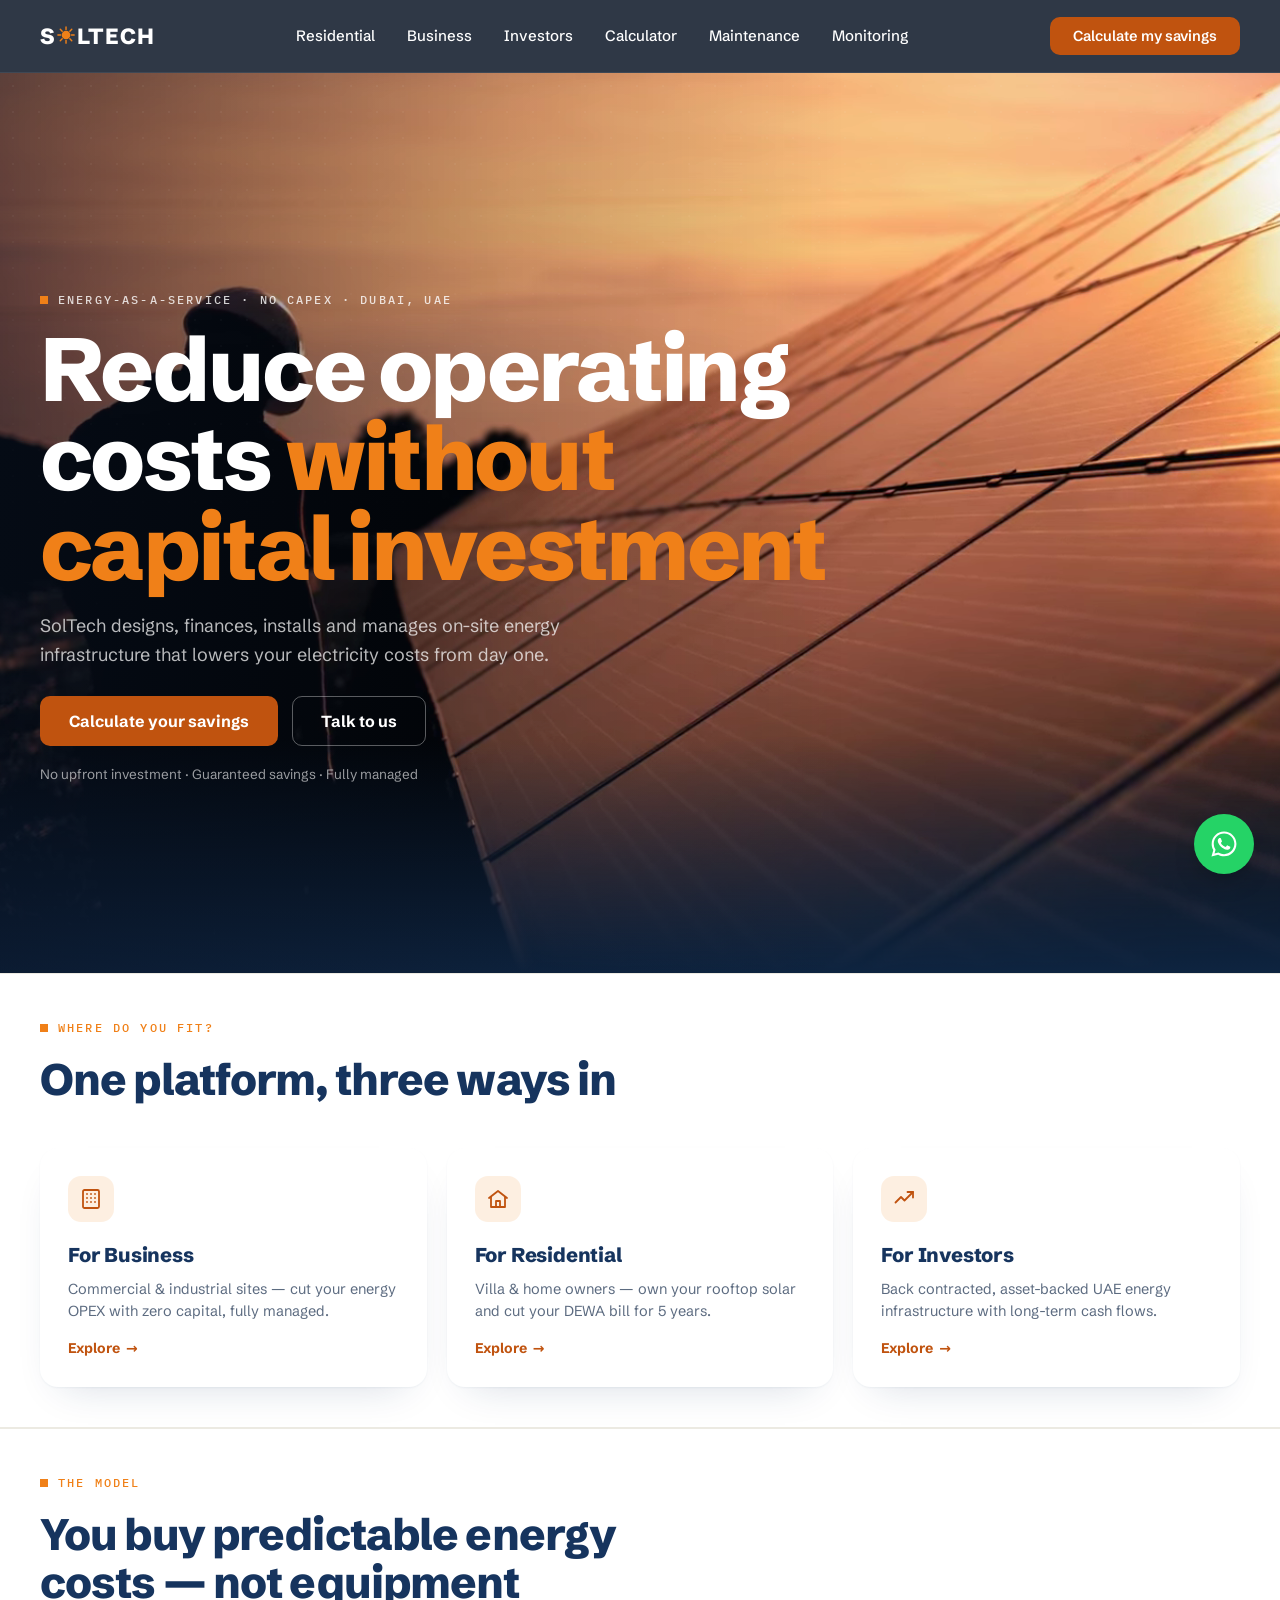
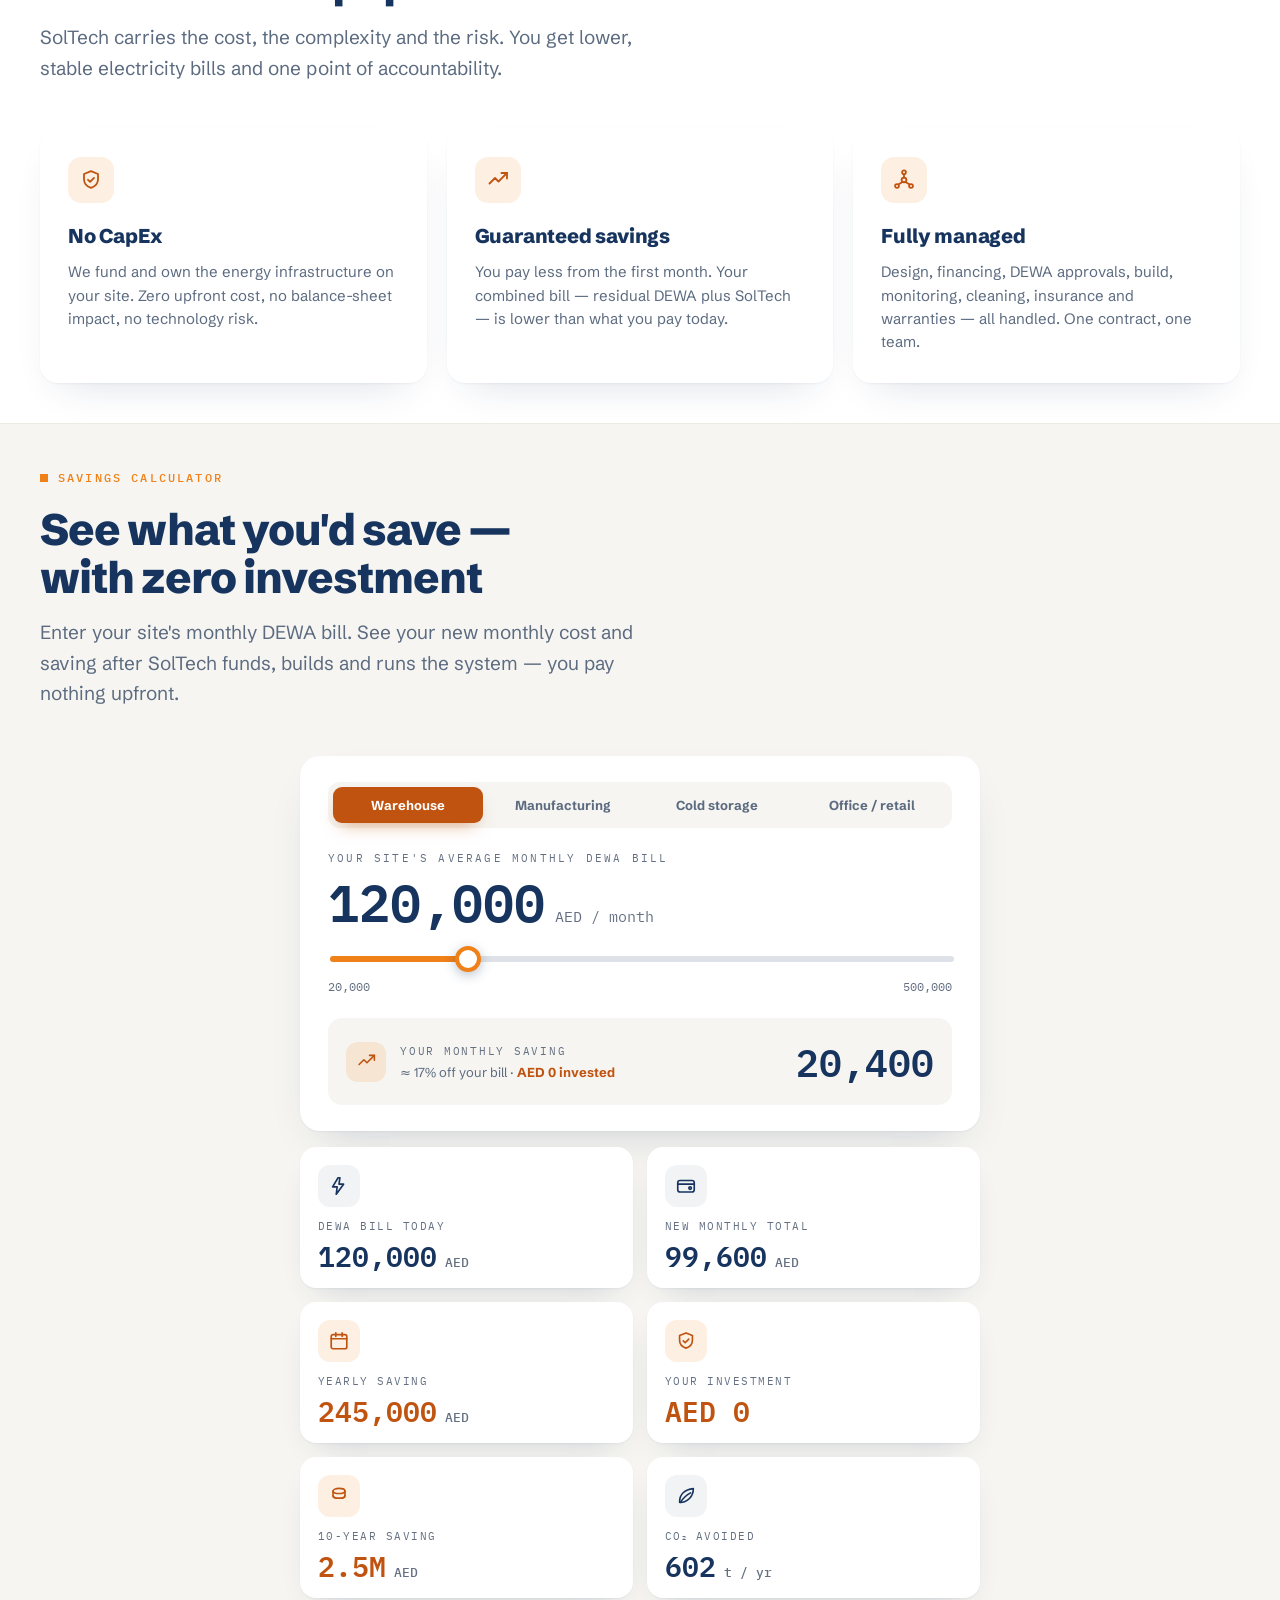
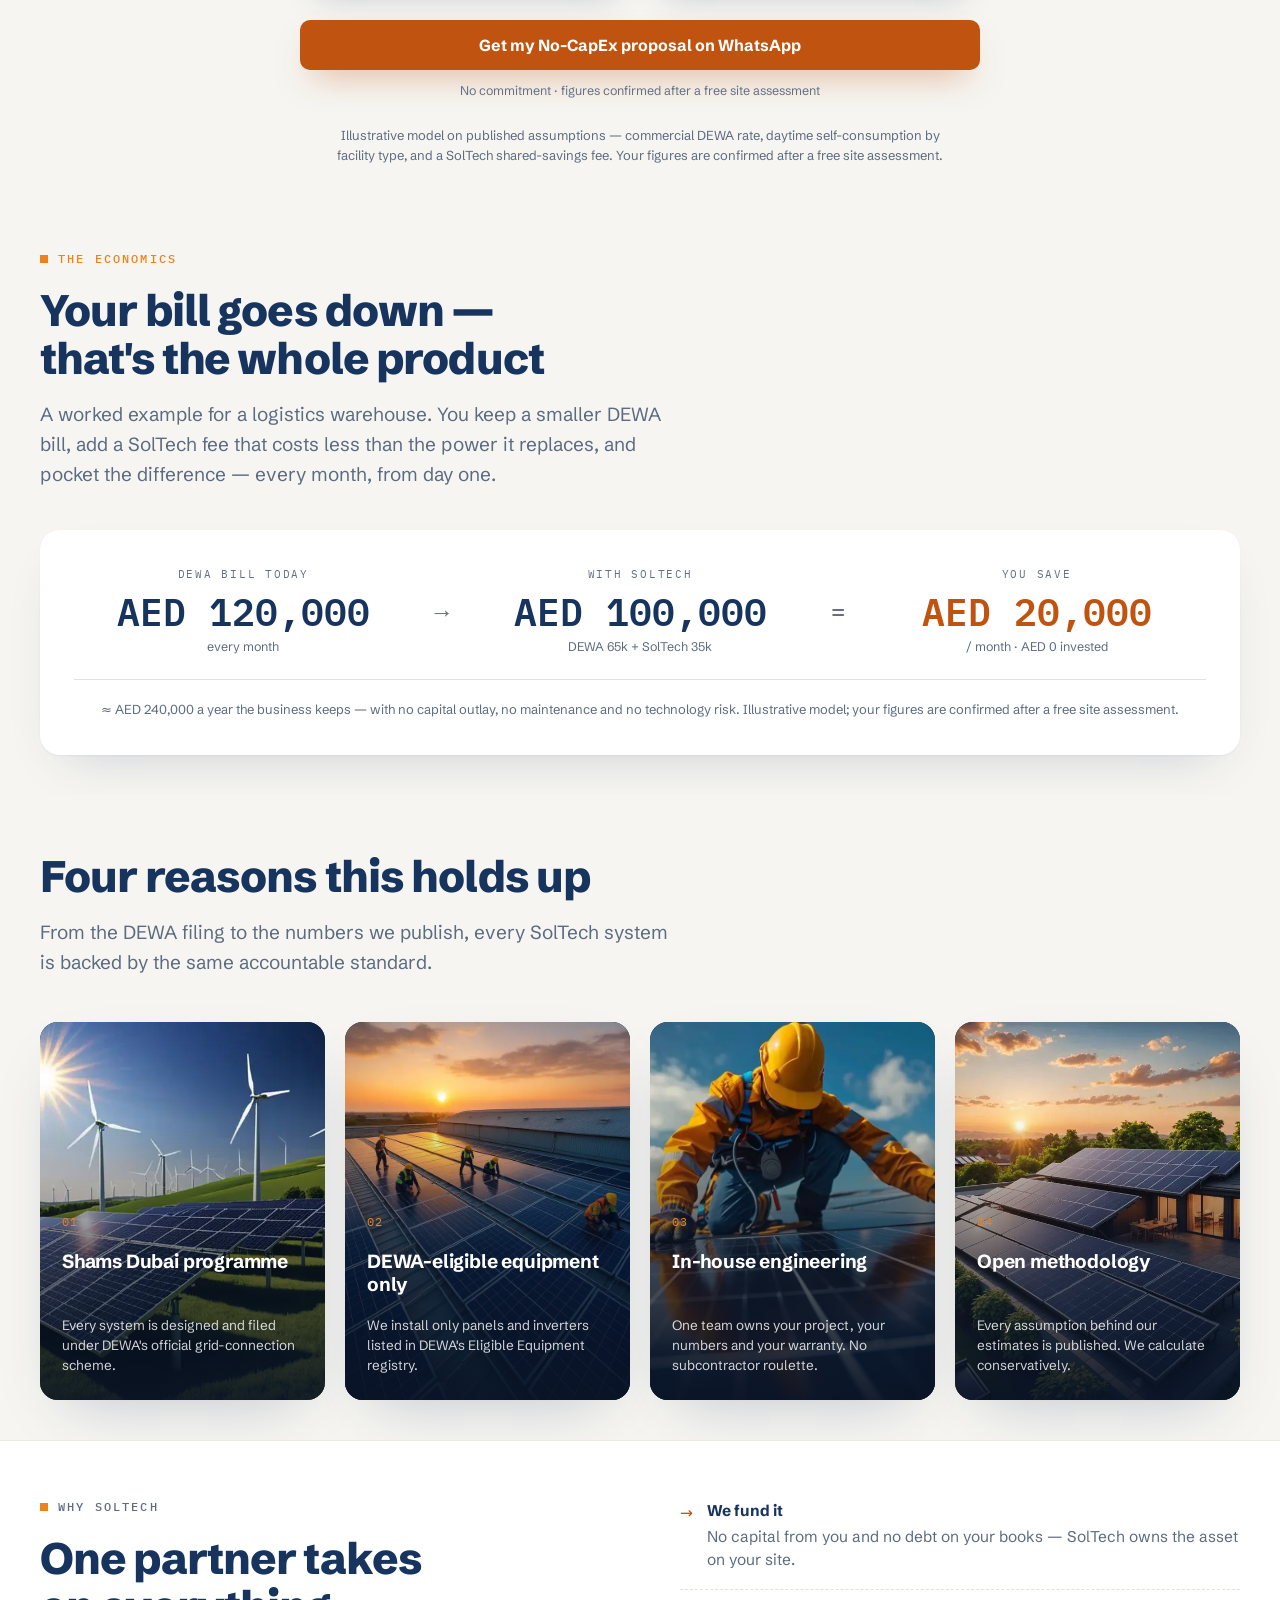
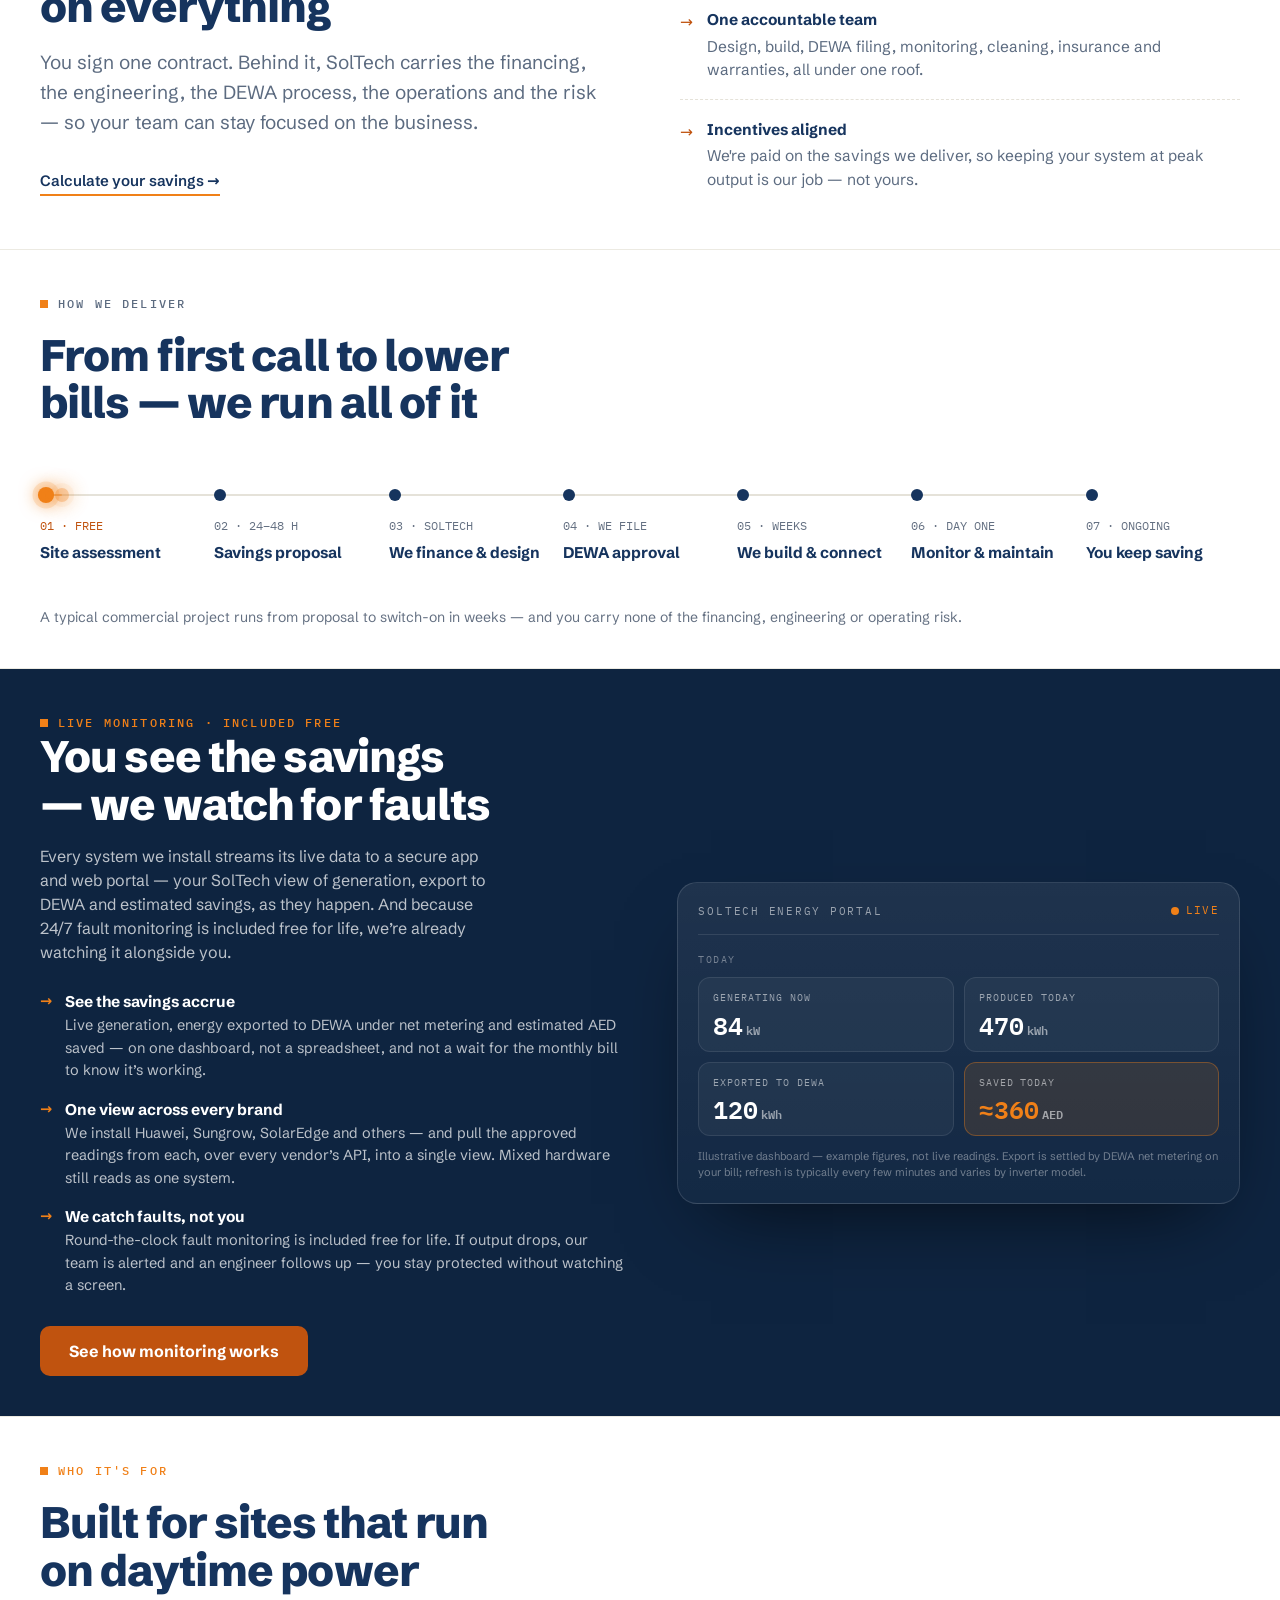
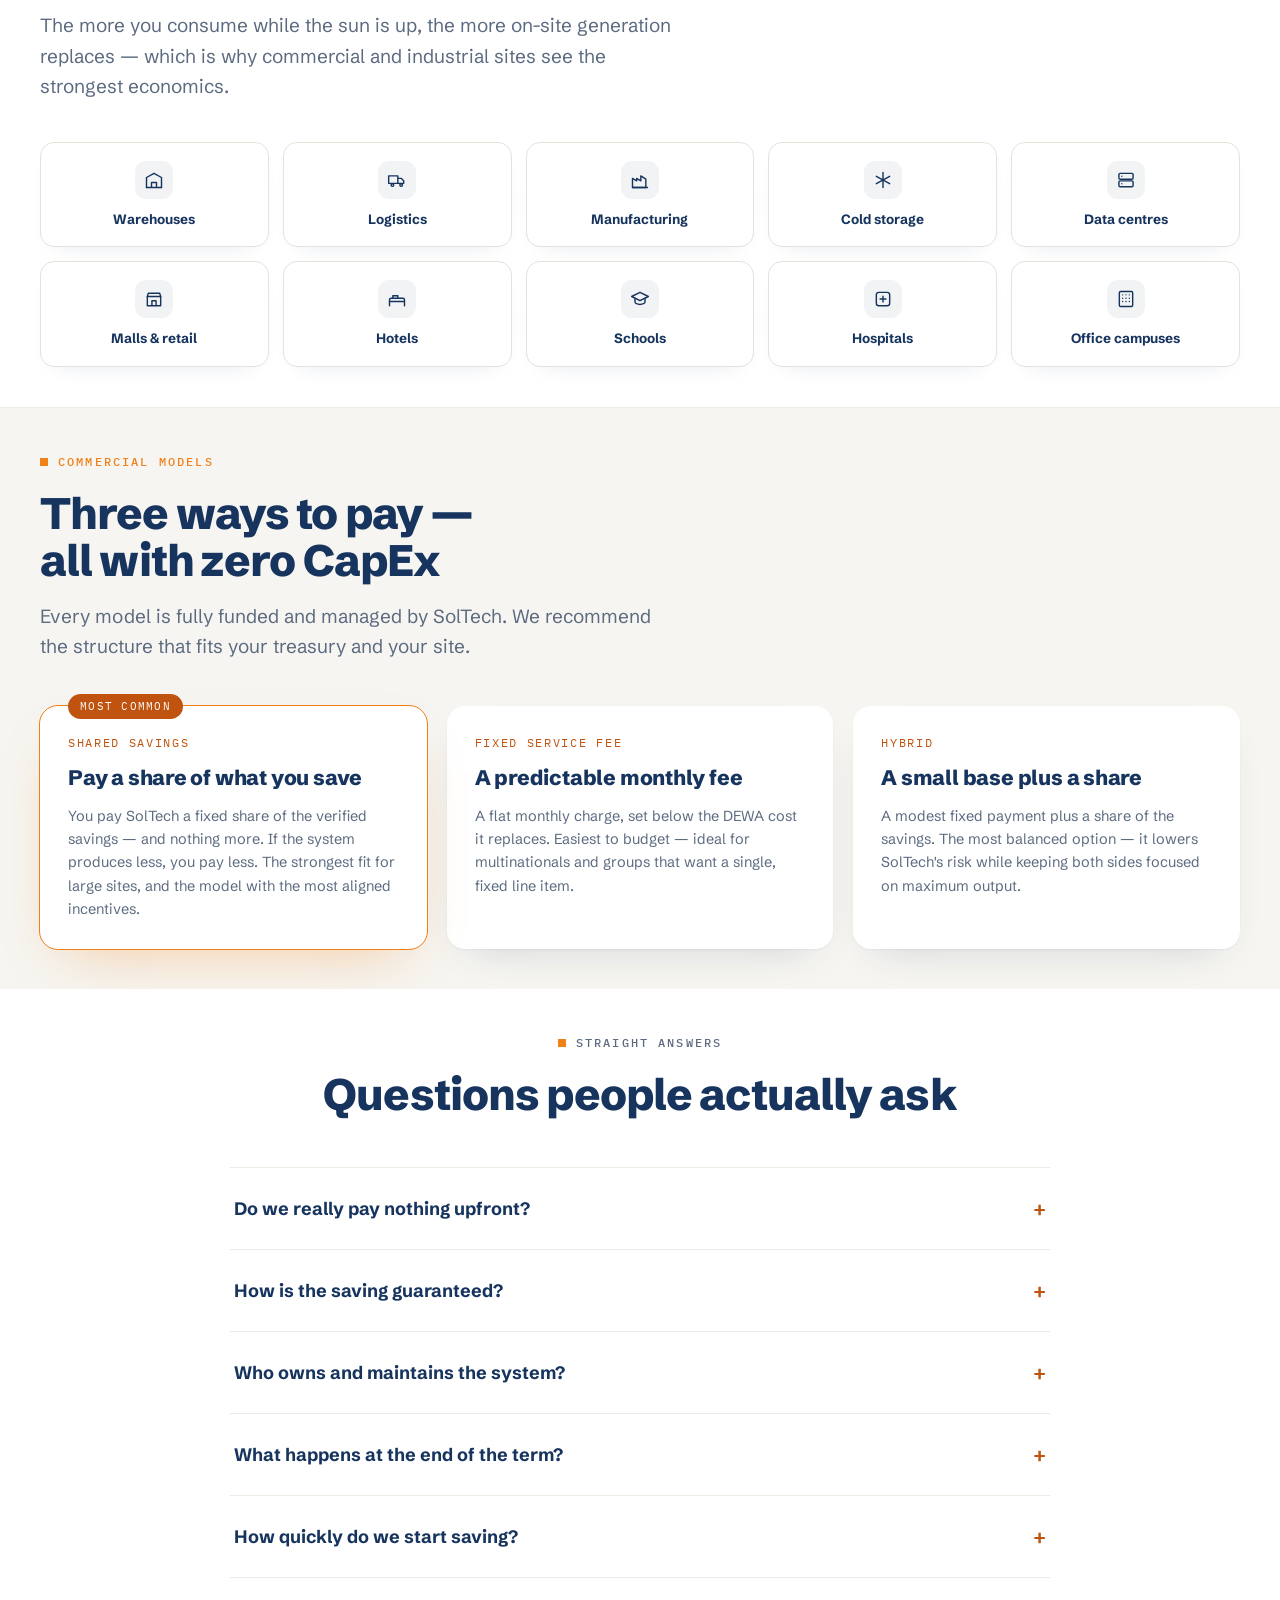
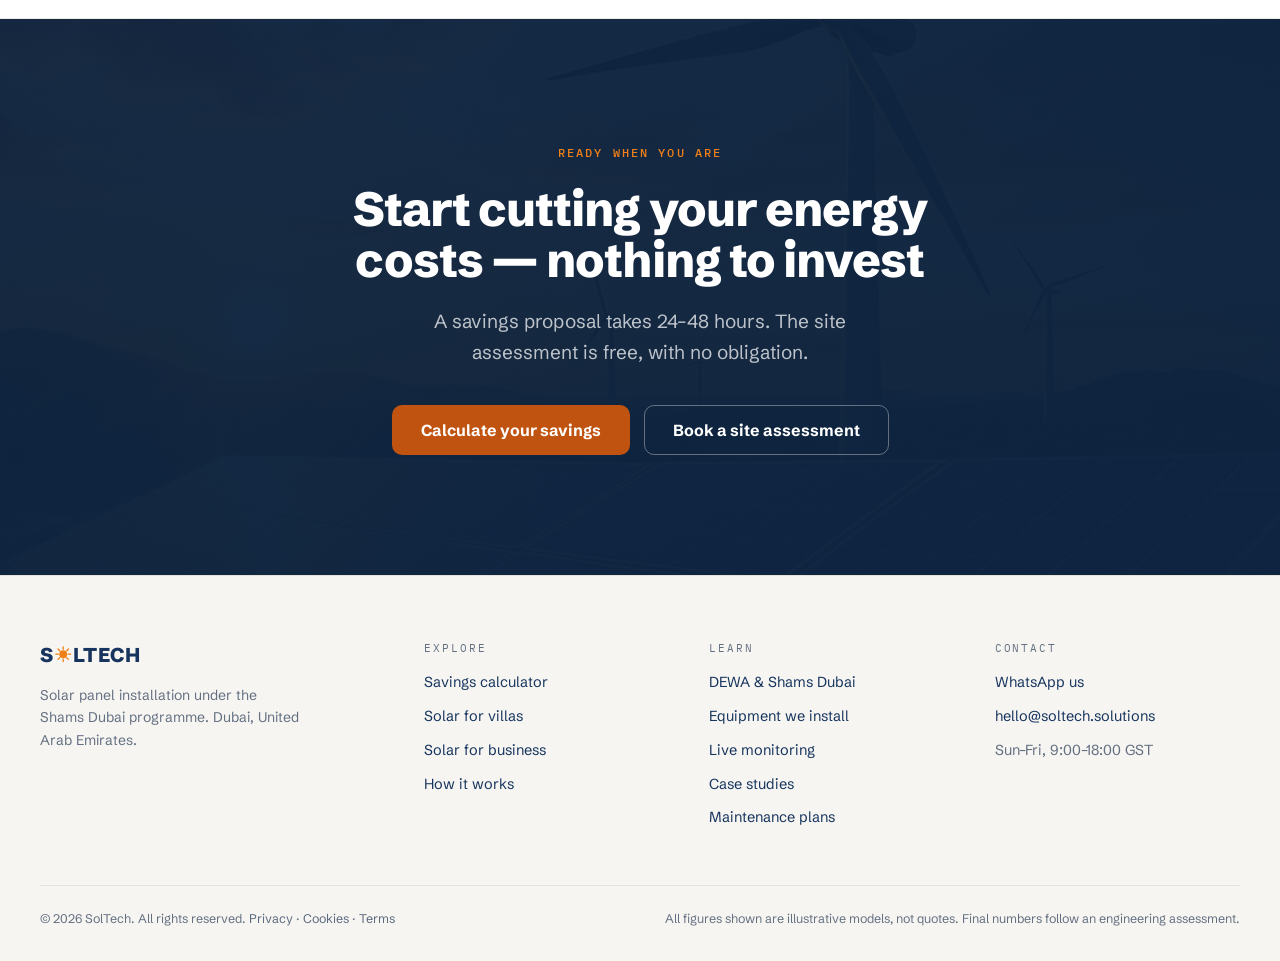
<file: index.html>
<!DOCTYPE html>
<html lang="en">
<head>
<meta charset="utf-8">
<meta name="viewport" content="width=device-width, initial-scale=1">

<!-- ===== Primary SEO ===== -->
<title>Cut Your Business Energy Costs — No Capital Investment | SolTech Dubai</title>
<meta name="description" content="SolTech designs, finances, installs and manages on-site energy infrastructure for Dubai businesses — lower your electricity costs from day one, with zero upfront investment. Fully managed, guaranteed savings.">
<link rel="canonical" href="https://soltech.solutions/">
<meta name="robots" content="index, follow, max-image-preview:large, max-snippet:-1">
<meta name="author" content="SolTech">
<meta name="theme-color" content="#0E2440">
<meta name="geo.region" content="AE-DU">
<meta name="geo.placename" content="Dubai, United Arab Emirates">
<script>document.documentElement.classList.add('js');</script>

<!-- ===== Open Graph ===== -->
<meta property="og:type" content="website">
<meta property="og:site_name" content="SolTech">
<meta property="og:url" content="https://soltech.solutions/">
<meta property="og:title" content="Cut Your Business Energy Costs — No Capital Investment | SolTech">
<meta property="og:description" content="On-site energy infrastructure, designed, financed, built and managed by SolTech. Lower your electricity costs from day one — zero upfront investment.">
<meta property="og:image" content="https://soltech.solutions/assets/img/panels-turbine-sunset.jpg">
<meta property="og:image:width" content="1024">
<meta property="og:image:height" content="1024">
<meta property="og:locale" content="en_AE">

<!-- ===== Twitter ===== -->
<meta name="twitter:card" content="summary_large_image">
<meta name="twitter:title" content="Cut Your Business Energy Costs — No Capital Investment | SolTech">
<meta name="twitter:description" content="On-site energy infrastructure, designed, financed, built and managed by SolTech. Lower your electricity costs from day one — zero upfront investment.">
<meta name="twitter:image" content="https://soltech.solutions/assets/img/panels-turbine-sunset.jpg">

<link rel="icon" href="assets/favicon.svg" type="image/svg+xml">

<!-- ===== Performance: preload LCP + critical fonts (self-hosted, no CDN) ===== -->
<link rel="preload" as="image" href="assets/img/hero-poster.jpg" fetchpriority="high">
<link rel="preload" href="assets/fonts/schibsted-grotesk-latin.woff2" as="font" type="font/woff2" crossorigin>
<link rel="preload" href="assets/fonts/ibm-plex-mono-500-latin.woff2" as="font" type="font/woff2" crossorigin>
<link rel="stylesheet" href="assets/css/styles.css?v=20">

<!-- ===== Structured data ===== -->
<script type="application/ld+json">
{
  "@context": "https://schema.org",
  "@type": "LocalBusiness",
  "@id": "https://soltech.solutions/#business",
  "name": "SolTech",
  "description": "SolTech provides fully-managed on-site energy infrastructure (Energy-as-a-Service) for businesses in Dubai — designed, financed, built and operated by SolTech to reduce electricity costs with zero upfront investment.",
  "url": "https://soltech.solutions/",
  "email": "hello@soltech.solutions",
  "image": "https://soltech.solutions/assets/img/panels-turbine-sunset.jpg",
  "logo": "https://soltech.solutions/assets/favicon.svg",
  "priceRange": "$$",
  "areaServed": { "@type": "City", "name": "Dubai" },
  "address": { "@type": "PostalAddress", "addressLocality": "Dubai", "addressRegion": "Dubai", "addressCountry": "AE" },
  "openingHoursSpecification": {
    "@type": "OpeningHoursSpecification",
    "dayOfWeek": ["Sunday","Monday","Tuesday","Wednesday","Thursday","Friday"],
    "opens": "09:00", "closes": "18:00"
  },
  "makesOffer": {
    "@type": "Offer",
    "itemOffered": { "@type": "Service", "name": "Energy-as-a-Service — on-site energy infrastructure", "serviceType": "No-CapEx on-site solar & energy infrastructure (design, finance, build, operate)" }
  },
  "knowsAbout": ["Energy-as-a-Service","On-site solar for business","No-CapEx energy infrastructure","OPEX reduction","Shams Dubai programme","DEWA grid connection","Battery storage","EV charging"]
}
</script>
<script type="application/ld+json">
{
  "@context": "https://schema.org",
  "@type": "FAQPage",
  "mainEntity": [
    { "@type": "Question", "name": "Do we really pay nothing upfront?", "acceptedAnswer": { "@type": "Answer", "text": "Correct, there is no capital cost to you. SolTech funds, owns and operates the energy infrastructure on your site. You pay a monthly amount that is lower than the DEWA power it replaces, so your total electricity cost drops from the first month, with nothing on your balance sheet." } },
    { "@type": "Question", "name": "How is the saving guaranteed?", "acceptedAnswer": { "@type": "Answer", "text": "Your combined cost, the residual DEWA bill plus the SolTech fee, is set below what you pay DEWA today. On the shared-savings model you only pay a share of savings that are measured and verified, so if the system produces less, you pay less." } },
    { "@type": "Question", "name": "Who owns and maintains the system?", "acceptedAnswer": { "@type": "Answer", "text": "SolTech does, for the life of the contract. Design, DEWA approvals, construction, monitoring, cleaning, insurance and warranties are all ours, using only DEWA Eligible-Equipment-listed hardware. You get one contract and one point of contact." } },
    { "@type": "Question", "name": "What happens at the end of the term?", "acceptedAnswer": { "@type": "Answer", "text": "It is agreed up front. Typically you can renew, extend, or buy the system at a pre-set value, and the options are written into the contract from day one. Either way the asset stays on your site and keeps producing." } },
    { "@type": "Question", "name": "How quickly do we start saving?", "acceptedAnswer": { "@type": "Answer", "text": "After a free site assessment we issue a proposal within 24 to 48 hours. A typical commercial project is built and connected within weeks, and the saving begins the month the system switches on. Most of the timeline is DEWA approval, which we manage for you." } }
  ]
}
</script>
</head>
<body>
<a href="#top" class="skip-link">Skip to content</a>

<!-- ==================== HEADER ==================== -->
<header class="site-header" id="header">
  <div class="header-inner">
    <a href="#top" class="brand" aria-label="SolTech home">S<svg class="brand__sun" viewBox="0 0 100 100" role="img" aria-label="O" focusable="false"><g stroke-width="8" stroke-linecap="round" fill="none"><line x1="50" y1="20" x2="50" y2="5"/><line x1="50" y1="80" x2="50" y2="95"/><line x1="20" y1="50" x2="5" y2="50"/><line x1="80" y1="50" x2="95" y2="50"/><line x1="71.2" y1="28.8" x2="81.8" y2="18.2"/><line x1="71.2" y1="71.2" x2="81.8" y2="81.8"/><line x1="28.8" y1="71.2" x2="18.2" y2="81.8"/><line x1="28.8" y1="28.8" x2="18.2" y2="18.2"/></g><circle cx="50" cy="50" r="24"/></svg>LTECH</a>
    <nav class="nav" aria-label="Primary">
      <a class="nav__link" href="/residential.html">Residential</a>
      <a class="nav__link" href="/business.html">Business</a>
      <a class="nav__link" href="/investors.html">Investors</a>
      <a class="nav__link" href="/calculator.html">Calculator</a>
      <a class="nav__link" href="/maintenance.html">Maintenance</a>
      <a class="nav__link" href="/monitoring.html">Monitoring</a>
    </nav>
    <a href="#calc" class="btn btn--accent btn--sm header-cta">Calculate my savings</a>
    <button class="nav-toggle" id="navToggle" aria-label="Open menu" aria-expanded="false" aria-controls="mobileNav"><span></span></button>
  </div>
  <div class="mobile-nav" id="mobileNav">
    <a href="/residential.html">Residential</a>
    <a href="/business.html">Business</a>
    <a href="/investors.html">Investors</a>
    <a href="/calculator.html">Calculator</a>
    <a href="/maintenance.html">Maintenance</a>
    <a href="/monitoring.html">Monitoring</a>
    <a href="/calculator.html" class="btn btn--accent">Calculate savings</a>
  </div>
</header>

<main id="content">
<!-- ==================== HERO (full-banner video) ==================== -->
<section class="hero" id="top" tabindex="-1">
  <video class="hero__video" autoplay muted loop playsinline preload="metadata" poster="assets/img/hero-poster.jpg" aria-hidden="true" width="1600" height="861">
    <source src="solar.webm" type="video/webm">
    <source src="solar-1600.mp4" type="video/mp4">
  </video>
  <div class="hero__scrim"></div>
  <div class="hero__grid-overlay"></div>

  <div class="container">
    <div class="hero__grid">
      <div class="hero__content">
        <div class="eyebrow load-up"><span class="eyebrow__sq"></span>Energy-as-a-Service · No CapEx · Dubai, UAE</div>
        <h1 class="h1 hero__title load-up d1">Reduce operating costs <span class="accent">without capital investment</span></h1>
        <p class="lead hero__sub load-up d2">SolTech designs, finances, installs and manages on-site energy infrastructure that lowers your electricity costs from day one.</p>
        <div class="hero__cta load-up d3">
          <a href="#calc" class="btn btn--accent">Calculate your savings</a>
          <a href="https://wa.me/971500000000?text=Hi%20SolTech%2C%20we%27d%20like%20a%20No-CapEx%20energy%20proposal%20for%20our%20site" class="btn btn--ghost-light" rel="noopener">Talk to us</a>
        </div>
        <div class="hero__trust load-up d4">No upfront investment · Guaranteed savings · Fully managed</div>
      </div>
    </div>
  </div>
</section>

<!-- ==================== AUDIENCE CHOOSER ==================== -->
<section class="section section--white" id="audiences">
  <div class="container">
    <div class="section__head" data-reveal>
      <div class="eyebrow eyebrow--accent"><span class="eyebrow__sq"></span>Where do you fit?</div>
      <h2 class="h2">One platform, three ways in</h2>
    </div>
    <div class="chooser" data-reveal data-reveal-delay="80">
      <a class="chooser-card" href="/business.html">
        <span class="chooser-card__ic" aria-hidden="true"><svg viewBox="0 0 24 24" fill="none" stroke="currentColor" stroke-width="1.8" stroke-linecap="round" stroke-linejoin="round"><rect x="4" y="3" width="16" height="18" rx="1.5"/><path d="M8 7h.01M12 7h.01M16 7h.01M8 11h.01M12 11h.01M16 11h.01M8 15h.01M12 15h.01M16 15h.01"/></svg></span>
        <div class="chooser-card__t">For Business</div>
        <p class="chooser-card__d">Commercial &amp; industrial sites — cut your energy OPEX with zero capital, fully managed.</p>
        <span class="chooser-card__go">Explore <span class="arw">→</span></span>
      </a>
      <a class="chooser-card" href="/residential.html">
        <span class="chooser-card__ic" aria-hidden="true"><svg viewBox="0 0 24 24" fill="none" stroke="currentColor" stroke-width="1.8" stroke-linecap="round" stroke-linejoin="round"><path d="M3 11 12 4l9 7"/><path d="M5 10v10h14V10"/><path d="M10 20v-6h4v6"/></svg></span>
        <div class="chooser-card__t">For Residential</div>
        <p class="chooser-card__d">Villa &amp; home owners — own your rooftop solar and cut your DEWA bill for 5 years.</p>
        <span class="chooser-card__go">Explore <span class="arw">→</span></span>
      </a>
      <a class="chooser-card" href="/investors.html">
        <span class="chooser-card__ic" aria-hidden="true"><svg viewBox="0 0 24 24" fill="none" stroke="currentColor" stroke-width="1.8" stroke-linecap="round" stroke-linejoin="round"><path d="M3.5 15.5 9 10l3.5 3.5L21 5"/><path d="M15.5 5H21v5.5"/></svg></span>
        <div class="chooser-card__t">For Investors</div>
        <p class="chooser-card__d">Back contracted, asset-backed UAE energy infrastructure with long-term cash flows.</p>
        <span class="chooser-card__go">Explore <span class="arw">→</span></span>
      </a>
    </div>
  </div>
</section>

<!-- ==================== OFFER (3 pillars) ==================== -->
<section class="section section--white" id="offer">
  <div class="container">
    <div class="section__head" data-reveal>
      <div class="eyebrow eyebrow--accent"><span class="eyebrow__sq"></span>The model</div>
      <h2 class="h2">You buy predictable energy costs — not equipment</h2>
      <p class="lead">SolTech carries the cost, the complexity and the risk. You get lower, stable electricity bills and one point of accountability.</p>
    </div>
    <div class="pillars">
      <div class="pillar" data-reveal>
        <span class="pillar__ic" aria-hidden="true"><svg viewBox="0 0 24 24" fill="none" stroke="currentColor" stroke-width="1.8" stroke-linecap="round" stroke-linejoin="round"><path d="M12 3.2 5 6v5.2c0 4.3 2.9 7.2 7 8.6 4.1-1.4 7-4.3 7-8.6V6l-7-2.8Z"/><path d="M9 11.8l2.1 2.1 3.9-4"/></svg></span>
        <h3 class="pillar__t">No CapEx</h3>
        <p class="pillar__d">We fund and own the energy infrastructure on your site. Zero upfront cost, no balance-sheet impact, no technology risk.</p>
      </div>
      <div class="pillar" data-reveal data-reveal-delay="90">
        <span class="pillar__ic" aria-hidden="true"><svg viewBox="0 0 24 24" fill="none" stroke="currentColor" stroke-width="1.8" stroke-linecap="round" stroke-linejoin="round"><path d="M3.5 15.5 9 10l3.5 3.5L21 5"/><path d="M15.5 5H21v5.5"/></svg></span>
        <h3 class="pillar__t">Guaranteed savings</h3>
        <p class="pillar__d">You pay less from the first month. Your combined bill — residual DEWA plus SolTech — is lower than what you pay today.</p>
      </div>
      <div class="pillar" data-reveal data-reveal-delay="180">
        <span class="pillar__ic" aria-hidden="true"><svg viewBox="0 0 24 24" fill="none" stroke="currentColor" stroke-width="1.8" stroke-linecap="round" stroke-linejoin="round"><circle cx="12" cy="12" r="2.4"/><circle cx="12" cy="4.2" r="1.9"/><circle cx="5" cy="18" r="1.9"/><circle cx="19" cy="18" r="1.9"/><path d="M12 6.6v3M11 13.8 6.7 16.3M13 13.8 17.3 16.3"/></svg></span>
        <h3 class="pillar__t">Fully managed</h3>
        <p class="pillar__d">Design, financing, DEWA approvals, build, monitoring, cleaning, insurance and warranties — all handled. One contract, one team.</p>
      </div>
    </div>
  </div>
</section>

<!-- ==================== CALCULATOR ==================== -->
<section class="section" id="calc">
  <div class="container">
    <div class="section__head" data-reveal>
      <div class="eyebrow eyebrow--accent"><span class="eyebrow__sq"></span>Savings Calculator</div>
      <h2 class="h2">See what you'd save — with zero investment</h2>
      <p class="lead">Enter your site's monthly DEWA bill. See your new monthly cost and saving after SolTech funds, builds and runs the system — you pay nothing upfront.</p>
    </div>

    <div class="calc__grid">
      <div class="calc__panel" data-reveal data-reveal-delay="100" data-calc>
        <div class="calc__control">
          <div class="calc__toggle calc__toggle--4" role="group" aria-label="Facility type">
            <button type="button" class="calc__seg is-active" data-type="warehouse" aria-pressed="true">Warehouse</button>
            <button type="button" class="calc__seg" data-type="manufacturing" aria-pressed="false">Manufacturing</button>
            <button type="button" class="calc__seg" data-type="cold" aria-pressed="false">Cold storage</button>
            <button type="button" class="calc__seg" data-type="office" aria-pressed="false">Office / retail</button>
          </div>

          <div class="calc__input">
            <div class="calc__label">Your site's average monthly DEWA bill</div>
            <div class="calc__amount">
              <span class="big" id="billVal">120,000</span>
              <span class="unit">AED / month</span>
            </div>
            <input class="slider" type="range" id="billSlider" min="20000" max="500000" step="5000" value="120000" aria-label="Average monthly DEWA bill in AED">
            <div class="slider__scale"><span id="scaleMin">20,000</span><span id="scaleMax">500,000</span></div>
          </div>

          <div class="calc__hero-metric">
            <span class="calc__hm-ic" aria-hidden="true"><svg viewBox="0 0 24 24" fill="none" stroke="currentColor" stroke-width="1.8" stroke-linecap="round" stroke-linejoin="round"><path d="M3.5 15.5 9 10l3.5 3.5L21 5"/><path d="M15.5 5H21v5.5"/></svg></span>
            <div class="calc__result-l">
              <div class="calc__result-k">Your monthly saving</div>
              <div class="calc__result-ctx">≈ <span id="savePct">17</span>% off your bill · <span class="accent">AED 0 invested</span></div>
            </div>
            <div class="calc__result-v calc__result-v--save"><span id="monthSave">20,400</span></div>
          </div>
        </div>

        <div class="calc__tiles">
          <div class="calc__tile">
            <span class="calc__tile-ic" aria-hidden="true"><svg viewBox="0 0 24 24" fill="none" stroke="currentColor" stroke-width="1.8" stroke-linecap="round" stroke-linejoin="round"><path d="M11 3 5 13h5l-1 8 8-11h-5l1-7Z"/></svg></span>
            <div class="calc__tile-b"><div class="calc__tile-k">DEWA bill today</div><div class="calc__tile-v mono"><span id="dewaNow">120,000</span><span class="sm"> AED</span></div></div>
          </div>
          <div class="calc__tile">
            <span class="calc__tile-ic" aria-hidden="true"><svg viewBox="0 0 24 24" fill="none" stroke="currentColor" stroke-width="1.8" stroke-linecap="round" stroke-linejoin="round"><rect x="3" y="6" width="18" height="12.5" rx="2.5"/><path d="M3 10h18"/><circle cx="16.5" cy="14.25" r="1.4"/></svg></span>
            <div class="calc__tile-b"><div class="calc__tile-k">New monthly total</div><div class="calc__tile-v mono"><span id="newTotal">99,600</span><span class="sm"> AED</span></div></div>
          </div>
          <div class="calc__tile calc__tile--accent">
            <span class="calc__tile-ic" aria-hidden="true"><svg viewBox="0 0 24 24" fill="none" stroke="currentColor" stroke-width="1.8" stroke-linecap="round" stroke-linejoin="round"><rect x="3.5" y="5" width="17" height="15.5" rx="2"/><path d="M3.5 9.5h17M8.5 3v4M15.5 3v4"/></svg></span>
            <div class="calc__tile-b"><div class="calc__tile-k">Yearly saving</div><div class="calc__tile-v mono"><span id="yearSave">245,000</span><span class="sm"> AED</span></div></div>
          </div>
          <div class="calc__tile calc__tile--accent">
            <span class="calc__tile-ic" aria-hidden="true"><svg viewBox="0 0 24 24" fill="none" stroke="currentColor" stroke-width="1.8" stroke-linecap="round" stroke-linejoin="round"><path d="M12 3.2 5 6v5.2c0 4.3 2.9 7.2 7 8.6 4.1-1.4 7-4.3 7-8.6V6l-7-2.8Z"/><path d="M9 11.8l2.1 2.1 3.9-4"/></svg></span>
            <div class="calc__tile-b"><div class="calc__tile-k">Your investment</div><div class="calc__tile-v mono">AED&nbsp;0</div></div>
          </div>
          <div class="calc__tile calc__tile--accent">
            <span class="calc__tile-ic" aria-hidden="true"><svg viewBox="0 0 24 24" fill="none" stroke="currentColor" stroke-width="1.8" stroke-linecap="round" stroke-linejoin="round"><ellipse cx="12" cy="6.5" rx="6.5" ry="2.8"/><path d="M5.5 6.5v5.2c0 1.55 2.91 2.8 6.5 2.8s6.5-1.25 6.5-2.8V6.5"/><path d="M5.5 11.7c0 1.55 2.91 2.8 6.5 2.8s6.5-1.25 6.5-2.8"/></svg></span>
            <div class="calc__tile-b"><div class="calc__tile-k">10-year saving</div><div class="calc__tile-v mono"><span id="tenSave">2.5M</span><span class="sm"> AED</span></div></div>
          </div>
          <div class="calc__tile">
            <span class="calc__tile-ic" aria-hidden="true"><svg viewBox="0 0 24 24" fill="none" stroke="currentColor" stroke-width="1.8" stroke-linecap="round" stroke-linejoin="round"><path d="M20 4C10.5 5 5 10.5 5 18.5c0 .3.2.5.5.5C13.5 19 20 12.5 20 4Z"/><path d="M6 19c3.2-5.3 7-8.4 11-10.4"/></svg></span>
            <div class="calc__tile-b"><div class="calc__tile-k">CO₂ avoided</div><div class="calc__tile-v mono"><span id="co2Val">602</span><span class="sm"> t / yr</span></div></div>
          </div>
        </div>

        <div class="calc__submit">
          <a class="btn btn--accent" id="reportCta" href="https://wa.me/971500000000?text=Hi%20SolTech%2C%20I%27d%20like%20a%20No-CapEx%20energy%20proposal.%20Our%20monthly%20DEWA%20bill%20is%20about%20120000%20AED." rel="noopener">Get my No-CapEx proposal on WhatsApp</a>
          <div class="calc__reqnote">No commitment · figures confirmed after a free site assessment</div>
        </div>
      </div>
    </div>

    <div class="calc__foot" data-reveal>Illustrative model on published assumptions — commercial DEWA rate, daytime self-consumption by facility type, and a SolTech shared-savings fee. Your figures are confirmed after a free site assessment.</div>
  </div>
</section>

<!-- ==================== ECONOMICS (before / after) ==================== -->
<section class="section" id="economics">
  <div class="container">
    <div class="section__head" data-reveal>
      <div class="eyebrow eyebrow--accent"><span class="eyebrow__sq"></span>The economics</div>
      <h2 class="h2">Your bill goes down — that's the whole product</h2>
      <p class="lead">A worked example for a logistics warehouse. You keep a smaller DEWA bill, add a SolTech fee that costs less than the power it replaces, and pocket the difference — every month, from day one.</p>
    </div>
    <div class="ba-card" data-reveal data-reveal-delay="100">
      <div class="ba">
        <div class="ba__col"><div class="ba__k">DEWA bill today</div><div class="ba__v">AED 120,000</div><div class="ba__sub">every month</div></div>
        <div class="ba__op" aria-hidden="true">→</div>
        <div class="ba__col"><div class="ba__k">With SolTech</div><div class="ba__v">AED 100,000</div><div class="ba__sub">DEWA 65k + SolTech 35k</div></div>
        <div class="ba__op" aria-hidden="true">=</div>
        <div class="ba__col ba__save"><div class="ba__k">You save</div><div class="ba__v">AED 20,000</div><div class="ba__sub">/ month · AED 0 invested</div></div>
      </div>
      <div class="ba__foot">≈ AED 240,000 a year the business keeps — with no capital outlay, no maintenance and no technology risk. Illustrative model; your figures are confirmed after a free site assessment.</div>
    </div>
  </div>
</section>

<!-- ==================== TRUST CARDS ==================== -->
<section class="section section--paper" id="trust">
  <div class="container">
    <div class="section__head" data-reveal>
      <h2 class="h2">Four reasons this holds up</h2>
      <p class="lead">From the DEWA filing to the numbers we publish, every SolTech system is backed by the same accountable standard.</p>
    </div>
    <div class="trust-cards">
      <article class="tcard" data-reveal>
        <picture><source srcset="assets/img/panels-wind-field.webp" type="image/webp"><img class="tcard__img" src="assets/img/panels-wind-field.jpg" alt="Solar array beside wind turbines under the Shams Dubai grid programme." loading="lazy" decoding="async"></picture>
        <div class="tcard__scrim"></div>
        <div class="tcard__body">
          <div class="tcard__num mono">01</div>
          <h3 class="tcard__title">Shams Dubai programme</h3>
          <p class="tcard__desc">Every system is designed and filed under DEWA's official grid-connection scheme.</p>
        </div>
      </article>
      <article class="tcard" data-reveal data-reveal-delay="90">
        <picture><source srcset="assets/img/install-team-sunset.webp" type="image/webp"><img class="tcard__img" src="assets/img/install-team-sunset.jpg" alt="A crew installing DEWA-eligible solar panels on a rooftop." loading="lazy" decoding="async"></picture>
        <div class="tcard__scrim"></div>
        <div class="tcard__body">
          <div class="tcard__num mono">02</div>
          <h3 class="tcard__title">DEWA-eligible equipment only</h3>
          <p class="tcard__desc">We install only panels and inverters listed in DEWA's Eligible Equipment registry.</p>
        </div>
      </article>
      <article class="tcard" data-reveal data-reveal-delay="180">
        <picture><source srcset="assets/img/engineer-closeup.webp" type="image/webp"><img class="tcard__img" src="assets/img/engineer-closeup.jpg" alt="A SolTech engineer fitting a rooftop solar module." loading="lazy" decoding="async"></picture>
        <div class="tcard__scrim"></div>
        <div class="tcard__body">
          <div class="tcard__num mono">03</div>
          <h3 class="tcard__title">In-house engineering</h3>
          <p class="tcard__desc">One team owns your project, your numbers and your warranty. No subcontractor roulette.</p>
        </div>
      </article>
      <article class="tcard" data-reveal data-reveal-delay="270">
        <picture><source srcset="assets/img/villa-rooftop-sunset.webp" type="image/webp"><img class="tcard__img" src="assets/img/villa-rooftop-sunset.jpg" alt="A villa rooftop solar array at sunset." loading="lazy" decoding="async"></picture>
        <div class="tcard__scrim"></div>
        <div class="tcard__body">
          <div class="tcard__num mono">04</div>
          <h3 class="tcard__title">Open methodology</h3>
          <p class="tcard__desc">Every assumption behind our estimates is published. We calculate conservatively.</p>
        </div>
      </article>
    </div>
  </div>
</section>

<!-- ==================== WHY SOLTECH ==================== -->
<section class="section section--white" id="why">
  <div class="container">
    <div class="engineers__grid">
      <div class="engineers__head" data-reveal>
        <div class="eyebrow"><span class="eyebrow__sq"></span>Why SolTech</div>
        <h2 class="h2" style="margin-top:18px">One partner takes on everything</h2>
        <p class="lead engineers__lead">You sign one contract. Behind it, SolTech carries the financing, the engineering, the DEWA process, the operations and the risk — so your team can stay focused on the business.</p>
        <div class="engineers__cta">
          <a href="#calc" class="ulink">Calculate your savings <span class="arw">→</span></a>
        </div>
      </div>
      <div class="engineers__body" data-reveal data-reveal-delay="120">
        <ul class="engineers__list">
          <li><span class="ic" aria-hidden="true">→</span><span><b>We fund it</b>No capital from you and no debt on your books — SolTech owns the asset on your site.</span></li>
          <li><span class="ic" aria-hidden="true">→</span><span><b>One accountable team</b>Design, build, DEWA filing, monitoring, cleaning, insurance and warranties, all under one roof.</span></li>
          <li><span class="ic" aria-hidden="true">→</span><span><b>Incentives aligned</b>We're paid on the savings we deliver, so keeping your system at peak output is our job — not yours.</span></li>
        </ul>
      </div>
    </div>
  </div>
</section>

<!-- ==================== JOURNEY ==================== -->
<section class="section section--white" id="how" style="border-top:none">
  <div class="container">
    <div class="section__head" data-reveal>
      <div class="eyebrow"><span class="eyebrow__sq"></span>How we deliver</div>
      <h2 class="h2">From first call to lower bills — we run all of it</h2>
    </div>
    <div class="journey-grid" data-journey>
      <div class="journey-line" aria-hidden="true"></div>
      <div class="journey-line__fill" aria-hidden="true"></div>
      <div class="journey-traveler" aria-hidden="true"></div>
      <div class="step" data-reveal><span class="step__dot"></span><div class="step__label mono">01 · FREE</div><div class="step__title">Site assessment</div></div>
      <div class="step" data-reveal data-reveal-delay="70"><span class="step__dot"></span><div class="step__label mono">02 · 24–48 H</div><div class="step__title">Savings proposal</div></div>
      <div class="step" data-reveal data-reveal-delay="140"><span class="step__dot"></span><div class="step__label mono">03 · SOLTECH</div><div class="step__title">We finance &amp; design</div></div>
      <div class="step" data-reveal data-reveal-delay="210"><span class="step__dot"></span><div class="step__label mono">04 · WE FILE</div><div class="step__title">DEWA approval</div></div>
      <div class="step" data-reveal data-reveal-delay="280"><span class="step__dot"></span><div class="step__label mono">05 · WEEKS</div><div class="step__title">We build &amp; connect</div></div>
      <div class="step" data-reveal data-reveal-delay="350"><span class="step__dot"></span><div class="step__label mono">06 · DAY ONE</div><div class="step__title">Monitor &amp; maintain</div></div>
      <div class="step" data-reveal data-reveal-delay="420"><span class="step__dot"></span><div class="step__label mono">07 · ONGOING</div><div class="step__title">You keep saving</div></div>
    </div>
    <div class="journey__foot" data-reveal>A typical commercial project runs from proposal to switch-on in weeks — and you carry none of the financing, engineering or operating risk.</div>
  </div>
</section>

<!-- ==================== LIVE MONITORING ==================== -->
<section class="section section--deep mon" id="monitoring">
  <div class="container">
    <div class="mon__grid">
      <div data-reveal>
        <div class="eyebrow"><span class="eyebrow__sq"></span>Live monitoring &middot; included free</div>
        <h2 class="h2" style="color:#fff">You see the savings &mdash; we watch for faults</h2>
        <p class="mon__lead">Every system we install streams its live data to a secure app and web portal &mdash; your SolTech view of generation, export to DEWA and estimated savings, as they happen. And because 24/7 fault monitoring is included free for life, we&rsquo;re already watching it alongside you.</p>
        <ul class="mon__list">
          <li><span class="ic" aria-hidden="true">&rarr;</span><span><b>See the savings accrue</b><span>Live generation, energy exported to DEWA under net metering and estimated AED saved &mdash; on one dashboard, not a spreadsheet, and not a wait for the monthly bill to know it&rsquo;s working.</span></span></li>
          <li><span class="ic" aria-hidden="true">&rarr;</span><span><b>One view across every brand</b><span>We install Huawei, Sungrow, SolarEdge and others &mdash; and pull the approved readings from each, over every vendor&rsquo;s API, into a single view. Mixed hardware still reads as one system.</span></span></li>
          <li><span class="ic" aria-hidden="true">&rarr;</span><span><b>We catch faults, not you</b><span>Round-the-clock fault monitoring is included free for life. If output drops, our team is alerted and an engineer follows up &mdash; you stay protected without watching a screen.</span></span></li>
        </ul>
        <div class="mon__cta">
          <a href="/monitoring.html" class="btn btn--accent">See how monitoring works</a>
        </div>
      </div>
      <div data-reveal data-reveal-delay="120">
        <div class="pdash">
          <div class="pdash__bar">
            <span class="pdash__brand">SolTech Energy Portal</span>
            <span class="pdash__live">Live</span>
          </div>
          <div class="pdash__glabel">Today</div>
          <div class="pdash__grid">
            <div class="pdash__tile"><div class="pdash__tk">Generating now</div><div class="pdash__tv"><span class="n">84</span><span class="u">kW</span></div></div>
            <div class="pdash__tile"><div class="pdash__tk">Produced today</div><div class="pdash__tv"><span class="n">470</span><span class="u">kWh</span></div></div>
            <div class="pdash__tile"><div class="pdash__tk">Exported to DEWA</div><div class="pdash__tv"><span class="n">120</span><span class="u">kWh</span></div></div>
            <div class="pdash__tile pdash__tile--accent"><div class="pdash__tk">Saved today</div><div class="pdash__tv"><span class="n">&asymp;360</span><span class="u">AED</span></div></div>
          </div>
          <div class="pdash__note">Illustrative dashboard &mdash; example figures, not live readings. Export is settled by DEWA net metering on your bill; refresh is typically every few minutes and varies by inverter model.</div>
        </div>
      </div>
    </div>
  </div>
</section>

<!-- ==================== SEGMENTS ==================== -->
<section class="section section--white" id="segments">
  <div class="container">
    <div class="section__head" data-reveal>
      <div class="eyebrow eyebrow--accent"><span class="eyebrow__sq"></span>Who it's for</div>
      <h2 class="h2">Built for sites that run on daytime power</h2>
      <p class="lead">The more you consume while the sun is up, the more on-site generation replaces — which is why commercial and industrial sites see the strongest economics.</p>
    </div>
    <div class="seg-grid" data-reveal data-reveal-delay="80">
      <div class="seg"><span class="seg__ic" aria-hidden="true"><svg viewBox="0 0 24 24" fill="none" stroke="currentColor" stroke-width="1.7" stroke-linecap="round" stroke-linejoin="round"><path d="M3 21V9l9-5 9 5v12"/><path d="M3 21h18M9 21v-6h6v6"/></svg></span><div class="seg__t">Warehouses</div></div>
      <div class="seg"><span class="seg__ic" aria-hidden="true"><svg viewBox="0 0 24 24" fill="none" stroke="currentColor" stroke-width="1.7" stroke-linecap="round" stroke-linejoin="round"><path d="M2 7h11v9H2zM13 10h4l3 3v3h-7z"/><circle cx="6.5" cy="18" r="1.6"/><circle cx="17" cy="18" r="1.6"/></svg></span><div class="seg__t">Logistics</div></div>
      <div class="seg"><span class="seg__ic" aria-hidden="true"><svg viewBox="0 0 24 24" fill="none" stroke="currentColor" stroke-width="1.7" stroke-linecap="round" stroke-linejoin="round"><path d="M3 21V10l5 3V10l5 3V7l6 4v10z"/><path d="M3 21h18"/></svg></span><div class="seg__t">Manufacturing</div></div>
      <div class="seg"><span class="seg__ic" aria-hidden="true"><svg viewBox="0 0 24 24" fill="none" stroke="currentColor" stroke-width="1.7" stroke-linecap="round" stroke-linejoin="round"><path d="M12 3v18M4 7.6l16 8.8M20 7.6 4 16.4"/></svg></span><div class="seg__t">Cold storage</div></div>
      <div class="seg"><span class="seg__ic" aria-hidden="true"><svg viewBox="0 0 24 24" fill="none" stroke="currentColor" stroke-width="1.7" stroke-linecap="round" stroke-linejoin="round"><rect x="3.5" y="4" width="17" height="7" rx="1.5"/><rect x="3.5" y="13" width="17" height="7" rx="1.5"/><path d="M7 7.5h.01M7 16.5h.01"/></svg></span><div class="seg__t">Data centres</div></div>
      <div class="seg"><span class="seg__ic" aria-hidden="true"><svg viewBox="0 0 24 24" fill="none" stroke="currentColor" stroke-width="1.7" stroke-linecap="round" stroke-linejoin="round"><path d="M4 9h16l-1.2-4H5.2z"/><path d="M4 9v11h16V9M9.5 20v-6h5v6"/></svg></span><div class="seg__t">Malls &amp; retail</div></div>
      <div class="seg"><span class="seg__ic" aria-hidden="true"><svg viewBox="0 0 24 24" fill="none" stroke="currentColor" stroke-width="1.7" stroke-linecap="round" stroke-linejoin="round"><path d="M3 18v-5a2 2 0 0 1 2-2h14a2 2 0 0 1 2 2v5M3 15h18M3 18v2M21 18v2M7 11V8h6v3"/></svg></span><div class="seg__t">Hotels</div></div>
      <div class="seg"><span class="seg__ic" aria-hidden="true"><svg viewBox="0 0 24 24" fill="none" stroke="currentColor" stroke-width="1.7" stroke-linecap="round" stroke-linejoin="round"><path d="M12 4 2 9l10 5 10-5z"/><path d="M6 11.2V16c0 1 2.7 2.5 6 2.5s6-1.5 6-2.5v-4.8"/></svg></span><div class="seg__t">Schools</div></div>
      <div class="seg"><span class="seg__ic" aria-hidden="true"><svg viewBox="0 0 24 24" fill="none" stroke="currentColor" stroke-width="1.7" stroke-linecap="round" stroke-linejoin="round"><rect x="4" y="4" width="16" height="16" rx="3"/><path d="M12 8.5v7M8.5 12h7"/></svg></span><div class="seg__t">Hospitals</div></div>
      <div class="seg"><span class="seg__ic" aria-hidden="true"><svg viewBox="0 0 24 24" fill="none" stroke="currentColor" stroke-width="1.7" stroke-linecap="round" stroke-linejoin="round"><rect x="4" y="3" width="16" height="18" rx="1.5"/><path d="M8 7h.01M12 7h.01M16 7h.01M8 11h.01M12 11h.01M16 11h.01M8 15h.01M12 15h.01M16 15h.01"/></svg></span><div class="seg__t">Office campuses</div></div>
    </div>
  </div>
</section>

<!-- ==================== PRICING MODELS ==================== -->
<section class="section" id="pricing">
  <div class="container">
    <div class="section__head" data-reveal>
      <div class="eyebrow eyebrow--accent"><span class="eyebrow__sq"></span>Commercial models</div>
      <h2 class="h2">Three ways to pay — all with zero CapEx</h2>
      <p class="lead">Every model is fully funded and managed by SolTech. We recommend the structure that fits your treasury and your site.</p>
    </div>
    <div class="pricing" data-reveal data-reveal-delay="80">
      <div class="price price--featured">
        <div class="price__badge">Most common</div>
        <div class="price__k">Shared savings</div>
        <h3 class="price__t">Pay a share of what you save</h3>
        <p class="price__d">You pay SolTech a fixed share of the verified savings — and nothing more. If the system produces less, you pay less. The strongest fit for large sites, and the model with the most aligned incentives.</p>
      </div>
      <div class="price">
        <div class="price__k">Fixed service fee</div>
        <h3 class="price__t">A predictable monthly fee</h3>
        <p class="price__d">A flat monthly charge, set below the DEWA cost it replaces. Easiest to budget — ideal for multinationals and groups that want a single, fixed line item.</p>
      </div>
      <div class="price">
        <div class="price__k">Hybrid</div>
        <h3 class="price__t">A small base plus a share</h3>
        <p class="price__d">A modest fixed payment plus a share of the savings. The most balanced option — it lowers SolTech's risk while keeping both sides focused on maximum output.</p>
      </div>
    </div>
  </div>
</section>

<!-- ==================== FAQ ==================== -->
<section class="section section--white" id="faq" style="border-top:none">
  <div class="container">
    <div class="faq-wrap">
      <div class="faq-head" data-reveal>
        <div class="eyebrow"><span class="eyebrow__sq"></span>Straight Answers</div>
        <h2 class="h2" style="margin-top:18px">Questions people actually ask</h2>
      </div>
      <div class="faq-list" data-reveal data-reveal-delay="100">
        <div class="faq-item">
          <button class="faq-q" aria-expanded="false" aria-controls="faq-a-0">Do we really pay nothing upfront?<span class="faq-q__icon" aria-hidden="true">+</span></button>
          <div class="faq-a" id="faq-a-0" aria-hidden="true"><div class="faq-a__inner"><p>Correct — there is no capital cost to you. SolTech funds, owns and operates the energy infrastructure on your site. You simply pay a monthly amount that's lower than the DEWA power it replaces, so your total electricity cost drops from the first month, with nothing on your balance sheet.</p></div></div>
        </div>
        <div class="faq-item">
          <button class="faq-q" aria-expanded="false" aria-controls="faq-a-1">How is the saving guaranteed?<span class="faq-q__icon" aria-hidden="true">+</span></button>
          <div class="faq-a" id="faq-a-1" aria-hidden="true"><div class="faq-a__inner"><p>Your combined cost — the residual DEWA bill plus the SolTech fee — is set below what you pay DEWA today. On the shared-savings model you only pay a share of savings that are actually measured and verified, so if the system ever produces less, you pay less.</p></div></div>
        </div>
        <div class="faq-item">
          <button class="faq-q" aria-expanded="false" aria-controls="faq-a-2">Who owns and maintains the system?<span class="faq-q__icon" aria-hidden="true">+</span></button>
          <div class="faq-a" id="faq-a-2" aria-hidden="true"><div class="faq-a__inner"><p>SolTech does, for the life of the contract. Design, DEWA approvals, construction, monitoring, cleaning, insurance and warranties are all ours — using only DEWA Eligible-Equipment-listed hardware. You get one contract and one point of contact; your team does nothing.</p></div></div>
        </div>
        <div class="faq-item">
          <button class="faq-q" aria-expanded="false" aria-controls="faq-a-3">What happens at the end of the term?<span class="faq-q__icon" aria-hidden="true">+</span></button>
          <div class="faq-a" id="faq-a-3" aria-hidden="true"><div class="faq-a__inner"><p>It's agreed up front. Typically you can renew, extend, or buy the system at a pre-set value — the options are written into the contract from day one. Either way the asset stays on your site and keeps producing.</p></div></div>
        </div>
        <div class="faq-item">
          <button class="faq-q" aria-expanded="false" aria-controls="faq-a-4">How quickly do we start saving?<span class="faq-q__icon" aria-hidden="true">+</span></button>
          <div class="faq-a" id="faq-a-4" aria-hidden="true"><div class="faq-a__inner"><p>After a free site assessment we issue a proposal within 24–48 hours. A typical commercial project is built and connected within weeks, and the saving begins the month the system switches on. Most of the timeline is DEWA approval, which we manage for you.</p></div></div>
        </div>
      </div>
    </div>
  </div>
</section>

<!-- ==================== FINAL CTA ==================== -->
<section class="cta" id="contact">
  <div class="cta__bg"><picture><source srcset="assets/img/panels-turbine-sunset.webp" type="image/webp"><img src="assets/img/panels-turbine-sunset.jpg" alt="" aria-hidden="true" loading="lazy"></picture></div>
  <div class="cta__scrim"></div>
  <div class="container" data-reveal>
    <div class="eyebrow eyebrow--accent" style="justify-content:center">Ready When You Are</div>
    <h2 class="h2">Start cutting your energy costs — nothing to invest</h2>
    <p class="lead">A savings proposal takes 24–48 hours. The site assessment is free, with no obligation.</p>
    <div class="cta__actions">
      <a href="#calc" class="btn btn--accent">Calculate your savings</a>
      <a href="https://wa.me/971500000000?text=Hi%20SolTech%2C%20we%27d%20like%20to%20book%20a%20free%20site%20assessment%20for%20a%20No-CapEx%20energy%20proposal" class="btn btn--ghost-light" rel="noopener">Book a site assessment</a>
    </div>
  </div>
</section>

</main>

<!-- ==================== FOOTER ==================== -->
<footer class="site-footer">
  <div class="footer-inner">
    <div class="footer-grid">
      <div class="footer-brand">
        <div class="brand" style="font-size:20px">S<svg class="brand__sun" viewBox="0 0 100 100" role="img" aria-label="O" focusable="false"><g stroke-width="8" stroke-linecap="round" fill="none"><line x1="50" y1="20" x2="50" y2="5"/><line x1="50" y1="80" x2="50" y2="95"/><line x1="20" y1="50" x2="5" y2="50"/><line x1="80" y1="50" x2="95" y2="50"/><line x1="71.2" y1="28.8" x2="81.8" y2="18.2"/><line x1="71.2" y1="71.2" x2="81.8" y2="81.8"/><line x1="28.8" y1="71.2" x2="18.2" y2="81.8"/><line x1="28.8" y1="28.8" x2="18.2" y2="18.2"/></g><circle cx="50" cy="50" r="24"/></svg>LTECH</div>
        <p>Solar panel installation under the Shams Dubai programme. Dubai, United Arab Emirates.</p>
      </div>
      <div class="footer-col">
        <div class="footer-col__k">Explore</div>
        <a href="#calc">Savings calculator</a>
        <a href="#compare">Solar for villas</a>
        <a href="#models">Solar for business</a>
        <a href="#how">How it works</a>
      </div>
      <div class="footer-col">
        <div class="footer-col__k">Learn</div>
        <a href="/dewa-guide.html">DEWA &amp; Shams Dubai</a>
        <a href="/equipment.html">Equipment we install</a>
        <a href="/monitoring.html">Live monitoring</a>
        <a href="/case-studies.html">Case studies</a>
        <a href="/maintenance.html">Maintenance plans</a>
      </div>
      <div class="footer-col">
        <div class="footer-col__k">Contact</div>
        <a href="https://wa.me/971500000000" rel="noopener">WhatsApp us</a>
        <a href="mailto:hello@soltech.solutions">hello@soltech.solutions</a>
        <span style="color:var(--faint)">Sun–Fri, 9:00–18:00 GST</span>
      </div>
    </div>
    <div class="footer-bottom">
      <span class="footer-legal">© 2026 SolTech. All rights reserved. <a href="privacy.html">Privacy</a> · <a href="cookies.html">Cookies</a> · <a href="terms.html">Terms</a></span>
      <span>All figures shown are illustrative models, not quotes. Final numbers follow an engineering assessment.</span>
    </div>
  </div>
</footer>

<!-- Floating WhatsApp -->
<a class="wa-float" href="https://wa.me/971500000000?text=Hi%20SolTech" aria-label="Chat on WhatsApp" rel="noopener">
  <svg width="30" height="30" viewBox="0 0 24 24" fill="#fff" aria-hidden="true"><path d="M12.04 2c-5.46 0-9.9 4.44-9.9 9.9 0 1.75.46 3.45 1.32 4.95L2 22l5.3-1.39c1.45.79 3.08 1.21 4.74 1.21 5.46 0 9.9-4.44 9.9-9.9S17.5 2 12.04 2zm0 18.1c-1.48 0-2.93-.4-4.2-1.15l-.3-.18-3.12.82.83-3.04-.2-.31a8.26 8.26 0 0 1-1.26-4.38c0-4.54 3.7-8.24 8.25-8.24 4.54 0 8.24 3.7 8.24 8.24s-3.7 8.24-8.24 8.24zm4.52-6.16c-.25-.12-1.47-.72-1.69-.81-.23-.08-.39-.12-.56.13-.16.25-.64.8-.78.97-.14.16-.29.18-.54.06-.25-.12-1.05-.39-1.99-1.23-.74-.66-1.23-1.47-1.38-1.72-.14-.25-.01-.38.11-.51.11-.11.25-.29.37-.43.12-.14.16-.25.25-.41.08-.17.04-.31-.02-.43-.06-.12-.56-1.34-.76-1.84-.2-.48-.41-.42-.56-.43h-.48c-.17 0-.43.06-.66.31-.22.25-.86.85-.86 2.07 0 1.22.89 2.4 1.01 2.56.12.17 1.75 2.67 4.23 3.74.59.26 1.05.41 1.41.52.59.19 1.13.16 1.56.1.48-.07 1.47-.6 1.67-1.18.21-.58.21-1.07.15-1.18-.06-.11-.22-.17-.47-.29z"></path></svg>
</a>

<script src="assets/js/script.js?v=16" defer></script>
</body>
</html>
</file>
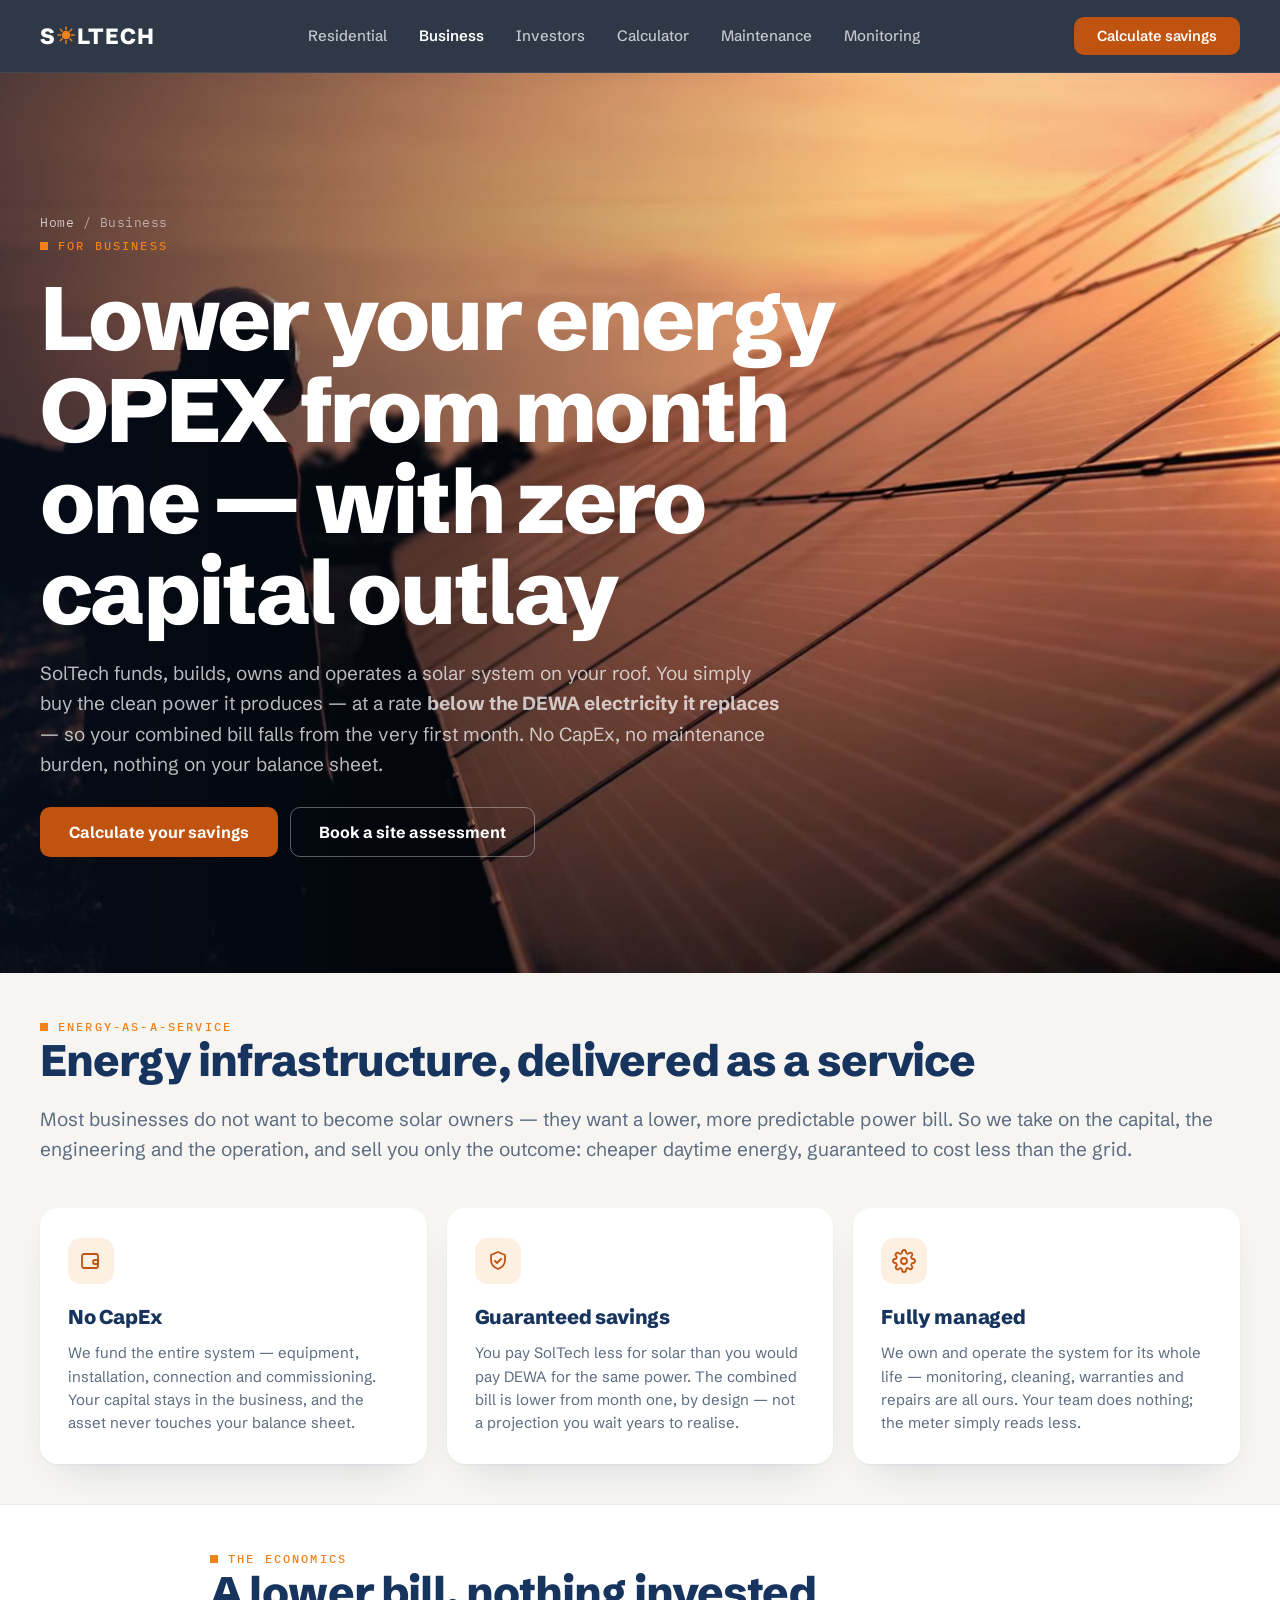
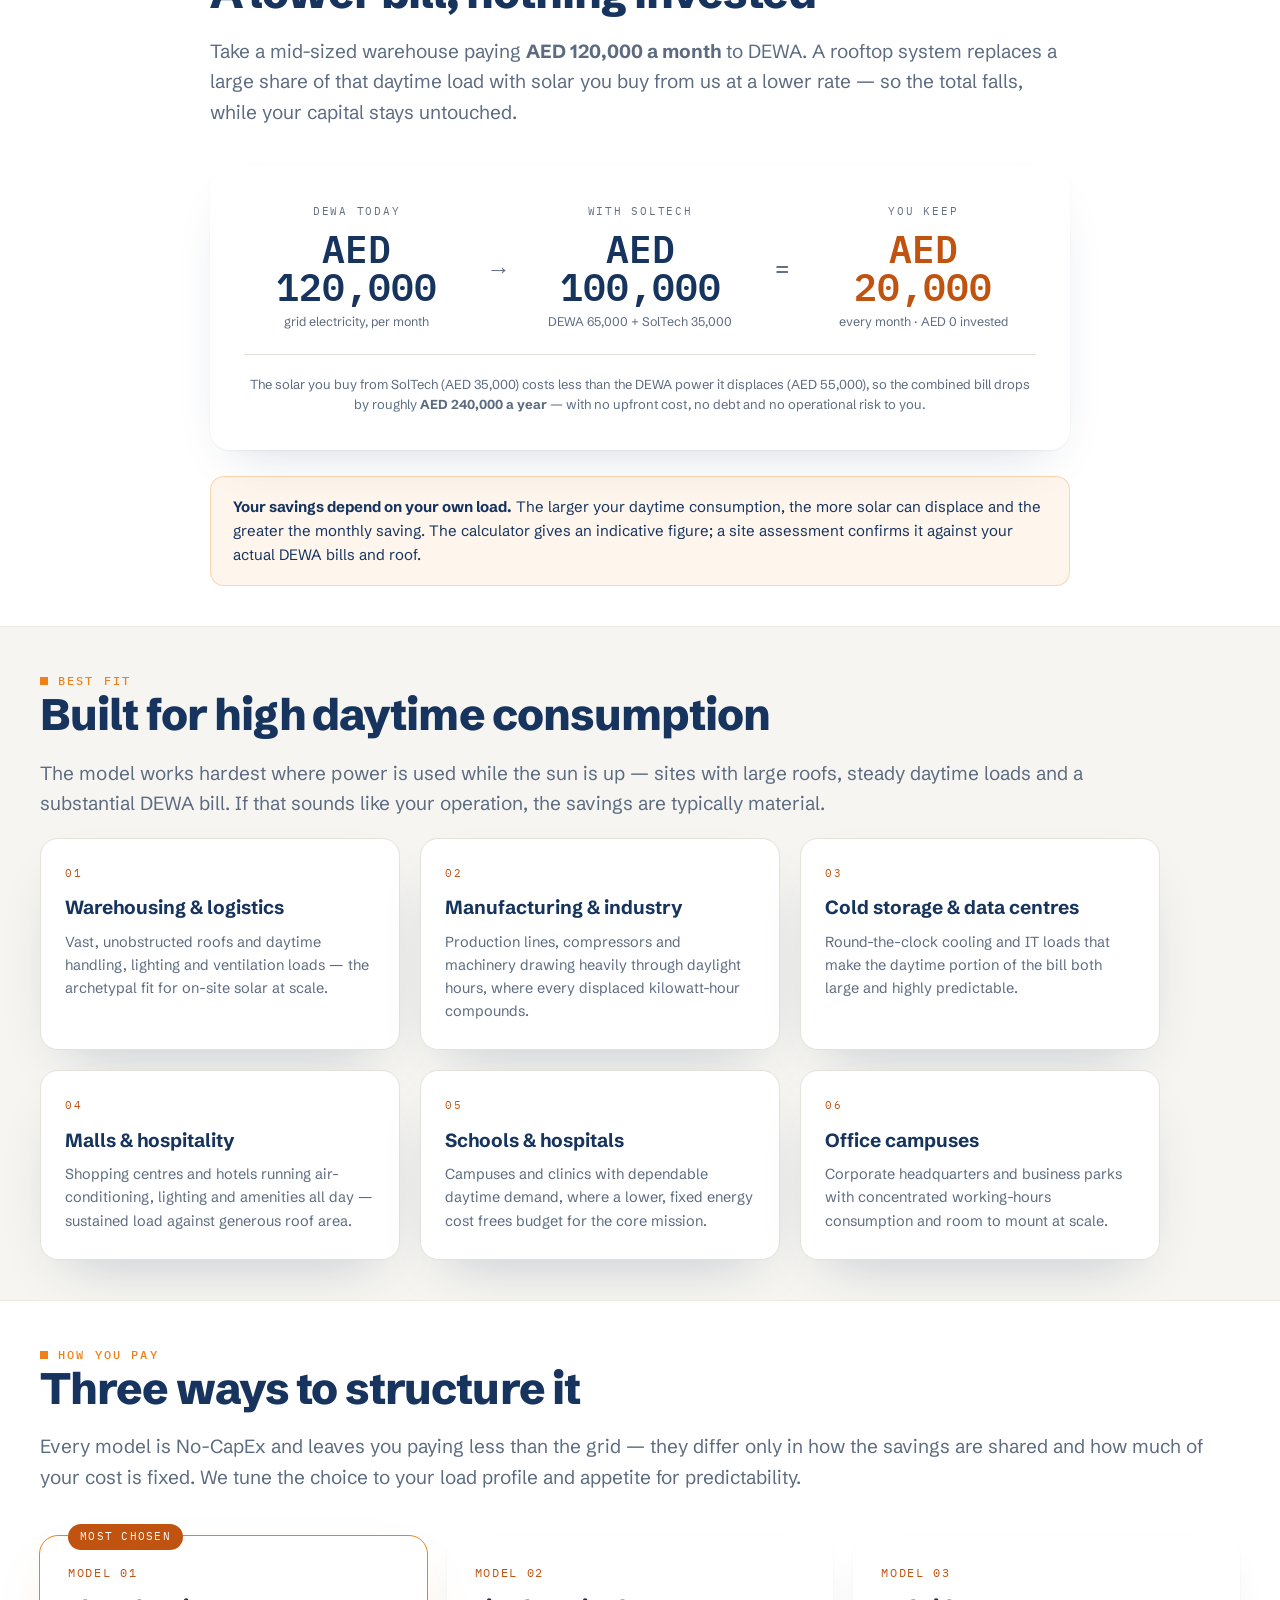
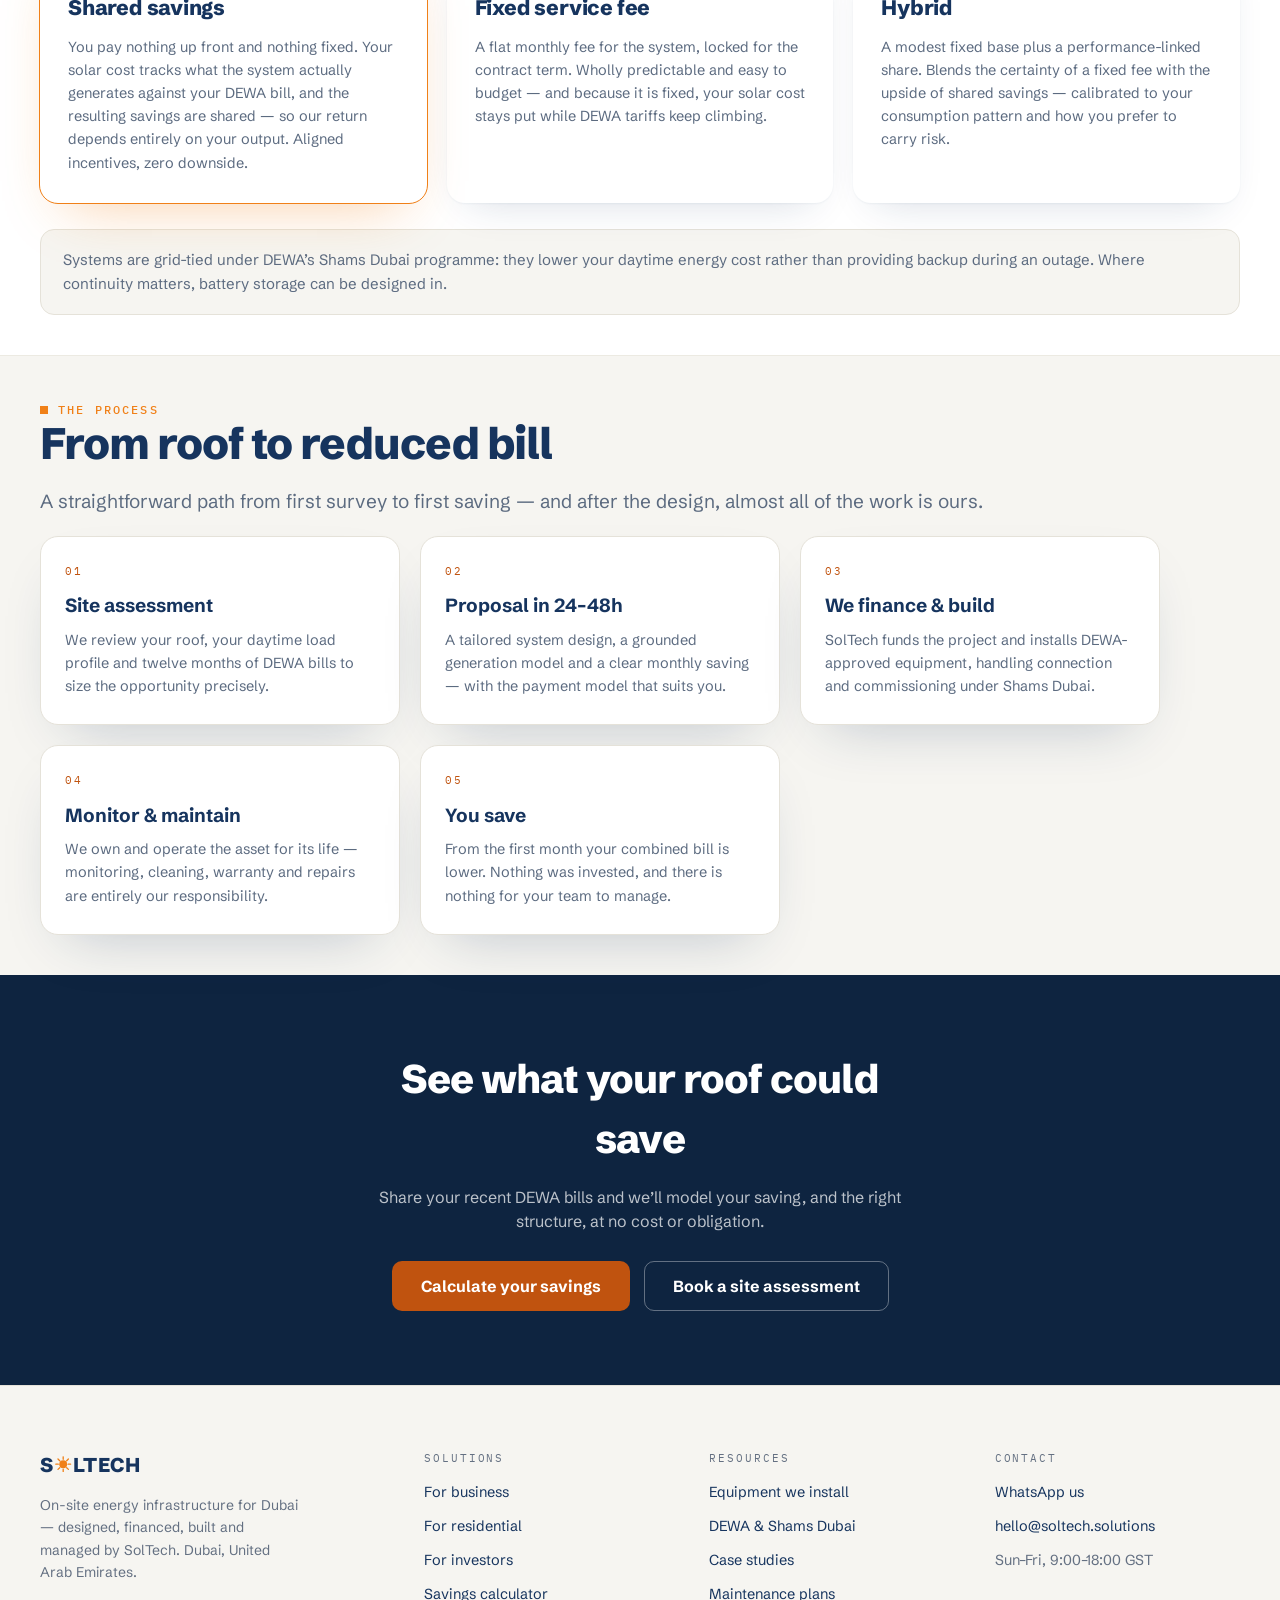
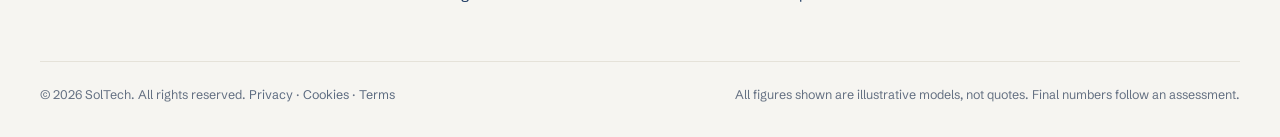
<file: business.html>
<!DOCTYPE html>
<html lang="en">
<head>
<meta charset="utf-8">
<meta name="viewport" content="width=device-width, initial-scale=1">
<title>Solar for Business in Dubai — Zero-CapEx Energy | SolTech</title>
<meta name="description" content="Cut your business energy bill from month one with zero capital. SolTech funds, builds and operates on-site solar in Dubai — you pay less than DEWA from day one.">
<link rel="canonical" href="https://soltech.solutions/business.html">
<meta name="robots" content="index, follow">
<meta name="theme-color" content="#0E2440">
<script>document.documentElement.classList.add('js');</script>
<link rel="icon" href="assets/favicon.svg" type="image/svg+xml">
<link rel="preload" href="assets/fonts/schibsted-grotesk-latin.woff2" as="font" type="font/woff2" crossorigin>
<link rel="stylesheet" href="assets/css/styles.css?v=20">
<link rel="stylesheet" href="assets/css/pages.css?v=7">
</head>
<body>
<a href="#content" class="skip-link">Skip to content</a>

<header class="page-header">
  <div class="header-inner">
    <a href="/" class="brand" aria-label="SolTech home">S<svg class="brand__sun" viewBox="0 0 100 100" role="img" aria-label="O" focusable="false"><g stroke-width="8" stroke-linecap="round" fill="none"><line x1="50" y1="20" x2="50" y2="5"/><line x1="50" y1="80" x2="50" y2="95"/><line x1="20" y1="50" x2="5" y2="50"/><line x1="80" y1="50" x2="95" y2="50"/><line x1="71.2" y1="28.8" x2="81.8" y2="18.2"/><line x1="71.2" y1="71.2" x2="81.8" y2="81.8"/><line x1="28.8" y1="71.2" x2="18.2" y2="81.8"/><line x1="28.8" y1="28.8" x2="18.2" y2="18.2"/></g><circle cx="50" cy="50" r="24"/></svg>LTECH</a>
    <nav class="nav" aria-label="Primary">
      <a class="nav__link" href="/residential.html">Residential</a>
      <a class="nav__link" href="/business.html" aria-current="page">Business</a>
      <a class="nav__link" href="/investors.html">Investors</a>
      <a class="nav__link" href="/calculator.html">Calculator</a>
      <a class="nav__link" href="/maintenance.html">Maintenance</a>
      <a class="nav__link" href="/monitoring.html">Monitoring</a>
    </nav>
    <a href="/calculator.html" class="btn btn--accent btn--sm header-cta">Calculate savings</a>
    <button class="nav-toggle" id="navToggle" aria-label="Open menu" aria-expanded="false" aria-controls="mobileNav"><span></span></button>
  </div>
  <div class="mobile-nav" id="mobileNav">
    <a href="/residential.html">Residential</a>
    <a href="/business.html">Business</a>
    <a href="/investors.html">Investors</a>
    <a href="/calculator.html">Calculator</a>
    <a href="/maintenance.html">Maintenance</a>
    <a href="/monitoring.html">Monitoring</a>
    <a href="/calculator.html" class="btn btn--accent">Calculate savings</a>
  </div>
</header>

<main id="content">
<section class="page-hero page-hero--video" data-reveal>
    <video class="page-hero__video" autoplay muted loop playsinline preload="metadata" poster="assets/img/hero-poster.jpg" aria-hidden="true">
      <source src="solar.webm" type="video/webm"><source src="solar-1600.mp4" type="video/mp4">
    </video>
    <div class="page-hero__scrim"></div>
    <div class="container"><div class="page-hero__wrap">
      <nav class="crumbs" aria-label="Breadcrumb"><a href="/">Home</a> / Business</nav>
      <div class="eyebrow"><span class="eyebrow__sq"></span>For Business</div>
      <h1>Lower your energy OPEX from month one &mdash; with zero capital outlay</h1>
      <p class="lead">SolTech funds, builds, owns and operates a solar system on your roof. You simply buy the clean power it produces &mdash; at a rate <strong>below the DEWA electricity it replaces</strong> &mdash; so your combined bill falls from the very first month. No CapEx, no maintenance burden, nothing on your balance sheet.</p>
      <div class="page-hero__cta">
        <a href="/calculator.html" class="btn btn--accent">Calculate your savings</a>
        <a href="https://wa.me/971500000000?text=Hi%20SolTech%2C%20I%27d%20like%20to%20book%20a%20site%20assessment%20for%20my%20business" class="btn btn--ghost-light" rel="noopener">Book a site assessment</a>
      </div>
    </div></div>
  </section>

  <section class="section" data-reveal>
    <div class="container">
      <div class="eyebrow eyebrow--accent"><span class="eyebrow__sq"></span>Energy-as-a-Service</div>
      <h2 class="h2">Energy infrastructure, delivered as a service</h2>
      <p class="lead">Most businesses do not want to become solar owners &mdash; they want a lower, more predictable power bill. So we take on the capital, the engineering and the operation, and sell you only the outcome: cheaper daytime energy, guaranteed to cost less than the grid.</p>
      <div class="pillars">
        <div class="pillar">
          <span class="pillar__ic" aria-hidden="true"><svg viewBox="0 0 24 24" fill="none" stroke="currentColor" stroke-width="1.8" stroke-linecap="round" stroke-linejoin="round"><path d="M3 7a2 2 0 0 1 2-2h12a2 2 0 0 1 2 2v10a2 2 0 0 1-2 2H5a2 2 0 0 1-2-2z"/><path d="M16 11h3v4h-3a2 2 0 0 1 0-4z"/></svg></span>
          <h3 class="pillar__t">No CapEx</h3>
          <p class="pillar__d">We fund the entire system &mdash; equipment, installation, connection and commissioning. Your capital stays in the business, and the asset never touches your balance sheet.</p>
        </div>
        <div class="pillar">
          <span class="pillar__ic" aria-hidden="true"><svg viewBox="0 0 24 24" fill="none" stroke="currentColor" stroke-width="1.8" stroke-linecap="round" stroke-linejoin="round"><path d="M12 3l7 3v5c0 4.5-3 7.5-7 9-4-1.5-7-4.5-7-9V6z"/><path d="M9 12l2 2 4-4"/></svg></span>
          <h3 class="pillar__t">Guaranteed savings</h3>
          <p class="pillar__d">You pay SolTech less for solar than you would pay DEWA for the same power. The combined bill is lower from month one, by design &mdash; not a projection you wait years to realise.</p>
        </div>
        <div class="pillar">
          <span class="pillar__ic" aria-hidden="true"><svg viewBox="0 0 24 24" fill="none" stroke="currentColor" stroke-width="1.8" stroke-linecap="round" stroke-linejoin="round"><circle cx="12" cy="12" r="3"/><path d="M19.4 15a1.6 1.6 0 0 0 .32 1.77l.06.06a2 2 0 1 1-2.83 2.83l-.06-.06a1.6 1.6 0 0 0-2.74.97 1.6 1.6 0 0 0-.15.68V21a2 2 0 0 1-4 0v-.09a1.6 1.6 0 0 0-1.05-1.47 1.6 1.6 0 0 0-1.77.32l-.06.06a2 2 0 1 1-2.83-2.83l.06-.06a1.6 1.6 0 0 0 .3-1.84A1.6 1.6 0 0 0 3.09 14H3a2 2 0 0 1 0-4h.09a1.6 1.6 0 0 0 1.47-1.05 1.6 1.6 0 0 0-.32-1.77l-.06-.06a2 2 0 1 1 2.83-2.83l.06.06a1.6 1.6 0 0 0 1.84.3H9a1.6 1.6 0 0 0 1-1.47V3a2 2 0 0 1 4 0v.09a1.6 1.6 0 0 0 1 1.47 1.6 1.6 0 0 0 1.84-.3l.06-.06a2 2 0 1 1 2.83 2.83l-.06.06a1.6 1.6 0 0 0-.3 1.84V9a1.6 1.6 0 0 0 1.47 1H21a2 2 0 0 1 0 4h-.09a1.6 1.6 0 0 0-1.47 1z"/></svg></span>
          <h3 class="pillar__t">Fully managed</h3>
          <p class="pillar__d">We own and operate the system for its whole life &mdash; monitoring, cleaning, warranties and repairs are all ours. Your team does nothing; the meter simply reads less.</p>
        </div>
      </div>
    </div>
  </section>

  <section class="section section--white" data-reveal>
    <div class="container">
      <div class="wrap">
        <div class="eyebrow eyebrow--accent"><span class="eyebrow__sq"></span>The economics</div>
        <h2 class="h2">A lower bill, nothing invested</h2>
        <p class="lead">Take a mid-sized warehouse paying <strong>AED&nbsp;120,000 a month</strong> to DEWA. A rooftop system replaces a large share of that daytime load with solar you buy from us at a lower rate &mdash; so the total falls, while your capital stays untouched.</p>
        <div class="ba-card">
          <div class="ba">
            <div class="ba__col">
              <div class="ba__k">DEWA today</div>
              <div class="ba__v">AED 120,000</div>
              <div class="ba__sub">grid electricity, per month</div>
            </div>
            <div class="ba__op" aria-hidden="true">&rarr;</div>
            <div class="ba__col">
              <div class="ba__k">With SolTech</div>
              <div class="ba__v">AED 100,000</div>
              <div class="ba__sub">DEWA 65,000 + SolTech 35,000</div>
            </div>
            <div class="ba__op" aria-hidden="true">=</div>
            <div class="ba__col ba__save">
              <div class="ba__k">You keep</div>
              <div class="ba__v">AED 20,000</div>
              <div class="ba__sub">every month &middot; AED 0 invested</div>
            </div>
          </div>
          <div class="ba__foot">The solar you buy from SolTech (AED&nbsp;35,000) costs less than the DEWA power it displaces (AED&nbsp;55,000), so the combined bill drops by roughly <strong>AED&nbsp;240,000 a year</strong> &mdash; with no upfront cost, no debt and no operational risk to you.</div>
        </div>
        <p class="callout"><strong>Your savings depend on your own load.</strong> The larger your daytime consumption, the more solar can displace and the greater the monthly saving. The <a href="/calculator.html">calculator</a> gives an indicative figure; a site assessment confirms it against your actual DEWA bills and roof.</p>
      </div>
    </div>
  </section>

  <section class="section" data-reveal>
    <div class="container">
      <div class="wrap--wide">
        <div class="eyebrow eyebrow--accent"><span class="eyebrow__sq"></span>Best fit</div>
        <h2 class="h2">Built for high daytime consumption</h2>
        <p class="lead">The model works hardest where power is used while the sun is up &mdash; sites with large roofs, steady daytime loads and a substantial DEWA bill. If that sounds like your operation, the savings are typically material.</p>
        <div class="feature-grid">
          <div class="feature-card">
            <div class="feature-card__k">01</div>
            <h3>Warehousing &amp; logistics</h3>
            <p>Vast, unobstructed roofs and daytime handling, lighting and ventilation loads &mdash; the archetypal fit for on-site solar at scale.</p>
          </div>
          <div class="feature-card">
            <div class="feature-card__k">02</div>
            <h3>Manufacturing &amp; industry</h3>
            <p>Production lines, compressors and machinery drawing heavily through daylight hours, where every displaced kilowatt-hour compounds.</p>
          </div>
          <div class="feature-card">
            <div class="feature-card__k">03</div>
            <h3>Cold storage &amp; data centres</h3>
            <p>Round-the-clock cooling and IT loads that make the daytime portion of the bill both large and highly predictable.</p>
          </div>
          <div class="feature-card">
            <div class="feature-card__k">04</div>
            <h3>Malls &amp; hospitality</h3>
            <p>Shopping centres and hotels running air-conditioning, lighting and amenities all day &mdash; sustained load against generous roof area.</p>
          </div>
          <div class="feature-card">
            <div class="feature-card__k">05</div>
            <h3>Schools &amp; hospitals</h3>
            <p>Campuses and clinics with dependable daytime demand, where a lower, fixed energy cost frees budget for the core mission.</p>
          </div>
          <div class="feature-card">
            <div class="feature-card__k">06</div>
            <h3>Office campuses</h3>
            <p>Corporate headquarters and business parks with concentrated working-hours consumption and room to mount at scale.</p>
          </div>
        </div>
      </div>
    </div>
  </section>

  <section class="section section--white" data-reveal>
    <div class="container">
      <div class="eyebrow eyebrow--accent"><span class="eyebrow__sq"></span>How you pay</div>
      <h2 class="h2">Three ways to structure it</h2>
      <p class="lead">Every model is No-CapEx and leaves you paying less than the grid &mdash; they differ only in how the savings are shared and how much of your cost is fixed. We tune the choice to your load profile and appetite for predictability.</p>
      <div class="pricing">
        <div class="price price--featured">
          <div class="price__badge">Most chosen</div>
          <div class="price__k">Model 01</div>
          <h3 class="price__t">Shared savings</h3>
          <p class="price__d">You pay nothing up front and nothing fixed. Your solar cost tracks what the system actually generates against your DEWA bill, and the resulting savings are shared &mdash; so our return depends entirely on your output. Aligned incentives, zero downside.</p>
        </div>
        <div class="price">
          <div class="price__k">Model 02</div>
          <h3 class="price__t">Fixed service fee</h3>
          <p class="price__d">A flat monthly fee for the system, locked for the contract term. Wholly predictable and easy to budget &mdash; and because it is fixed, your solar cost stays put while DEWA tariffs keep climbing.</p>
        </div>
        <div class="price">
          <div class="price__k">Model 03</div>
          <h3 class="price__t">Hybrid</h3>
          <p class="price__d">A modest fixed base plus a performance-linked share. Blends the certainty of a fixed fee with the upside of shared savings &mdash; calibrated to your consumption pattern and how you prefer to carry risk.</p>
        </div>
      </div>
      <p class="callout callout--muted">Systems are grid-tied under DEWA&rsquo;s Shams Dubai programme: they lower your daytime energy cost rather than providing backup during an outage. Where continuity matters, battery storage can be designed in.</p>
    </div>
  </section>

  <section class="section" data-reveal>
    <div class="container">
      <div class="wrap--wide">
        <div class="eyebrow eyebrow--accent"><span class="eyebrow__sq"></span>The process</div>
        <h2 class="h2">From roof to reduced bill</h2>
        <p class="lead">A straightforward path from first survey to first saving &mdash; and after the design, almost all of the work is ours.</p>
        <div class="feature-grid">
          <div class="feature-card">
            <div class="feature-card__k">01</div>
            <h3>Site assessment</h3>
            <p>We review your roof, your daytime load profile and twelve months of DEWA bills to size the opportunity precisely.</p>
          </div>
          <div class="feature-card">
            <div class="feature-card__k">02</div>
            <h3>Proposal in 24&ndash;48h</h3>
            <p>A tailored system design, a grounded generation model and a clear monthly saving &mdash; with the payment model that suits you.</p>
          </div>
          <div class="feature-card">
            <div class="feature-card__k">03</div>
            <h3>We finance &amp; build</h3>
            <p>SolTech funds the project and installs DEWA-approved equipment, handling connection and commissioning under Shams Dubai.</p>
          </div>
          <div class="feature-card">
            <div class="feature-card__k">04</div>
            <h3>Monitor &amp; maintain</h3>
            <p>We own and operate the asset for its life &mdash; monitoring, cleaning, warranty and repairs are entirely our responsibility.</p>
          </div>
          <div class="feature-card">
            <div class="feature-card__k">05</div>
            <h3>You save</h3>
            <p>From the first month your combined bill is lower. Nothing was invested, and there is nothing for your team to manage.</p>
          </div>
        </div>
      </div>
    </div>
  </section>

  <section class="page-cta">
    <div class="container" data-reveal>
      <h2>See what your roof could save</h2>
      <p>Share your recent DEWA bills and we&rsquo;ll model your saving, and the right structure, at no cost or obligation.</p>
      <div class="page-cta__actions">
        <a href="/calculator.html" class="btn btn--accent">Calculate your savings</a>
        <a href="https://wa.me/971500000000?text=Hi%20SolTech%2C%20I%27d%20like%20to%20book%20a%20site%20assessment%20for%20my%20business" class="btn btn--ghost-light" rel="noopener">Book a site assessment</a>
      </div>
    </div>
  </section>
</main>

<footer class="site-footer">
  <div class="footer-inner">
    <div class="footer-grid">
      <div class="footer-brand">
        <div class="brand" style="font-size:20px">S<svg class="brand__sun" viewBox="0 0 100 100" role="img" aria-label="O" focusable="false"><g stroke-width="8" stroke-linecap="round" fill="none"><line x1="50" y1="20" x2="50" y2="5"/><line x1="50" y1="80" x2="50" y2="95"/><line x1="20" y1="50" x2="5" y2="50"/><line x1="80" y1="50" x2="95" y2="50"/><line x1="71.2" y1="28.8" x2="81.8" y2="18.2"/><line x1="71.2" y1="71.2" x2="81.8" y2="81.8"/><line x1="28.8" y1="71.2" x2="18.2" y2="81.8"/><line x1="28.8" y1="28.8" x2="18.2" y2="18.2"/></g><circle cx="50" cy="50" r="24"/></svg>LTECH</div>
        <p>On-site energy infrastructure for Dubai — designed, financed, built and managed by SolTech. Dubai, United Arab Emirates.</p>
      </div>
      <div class="footer-col">
        <div class="footer-col__k">Solutions</div>
        <a href="/business.html">For business</a>
        <a href="/residential.html">For residential</a>
        <a href="/investors.html">For investors</a>
        <a href="/calculator.html">Savings calculator</a>
      </div>
      <div class="footer-col">
        <div class="footer-col__k">Resources</div>
        <a href="/equipment.html">Equipment we install</a>
        <a href="/dewa-guide.html">DEWA &amp; Shams Dubai</a>
        <a href="/case-studies.html">Case studies</a>
        <a href="/maintenance.html">Maintenance plans</a>
      </div>
      <div class="footer-col">
        <div class="footer-col__k">Contact</div>
        <a href="https://wa.me/971500000000" rel="noopener">WhatsApp us</a>
        <a href="mailto:hello@soltech.solutions">hello@soltech.solutions</a>
        <span style="color:var(--faint)">Sun&#8211;Fri, 9:00&#8211;18:00 GST</span>
      </div>
    </div>
    <div class="footer-bottom">
      <span class="footer-legal">&copy; 2026 SolTech. All rights reserved. <a href="/privacy.html">Privacy</a> &middot; <a href="/cookies.html">Cookies</a> &middot; <a href="/terms.html">Terms</a></span>
      <span>All figures shown are illustrative models, not quotes. Final numbers follow an assessment.</span>
    </div>
  </div>
</footer>

<script src="assets/js/script.js?v=16" defer></script>
</body>
</html>
</file>
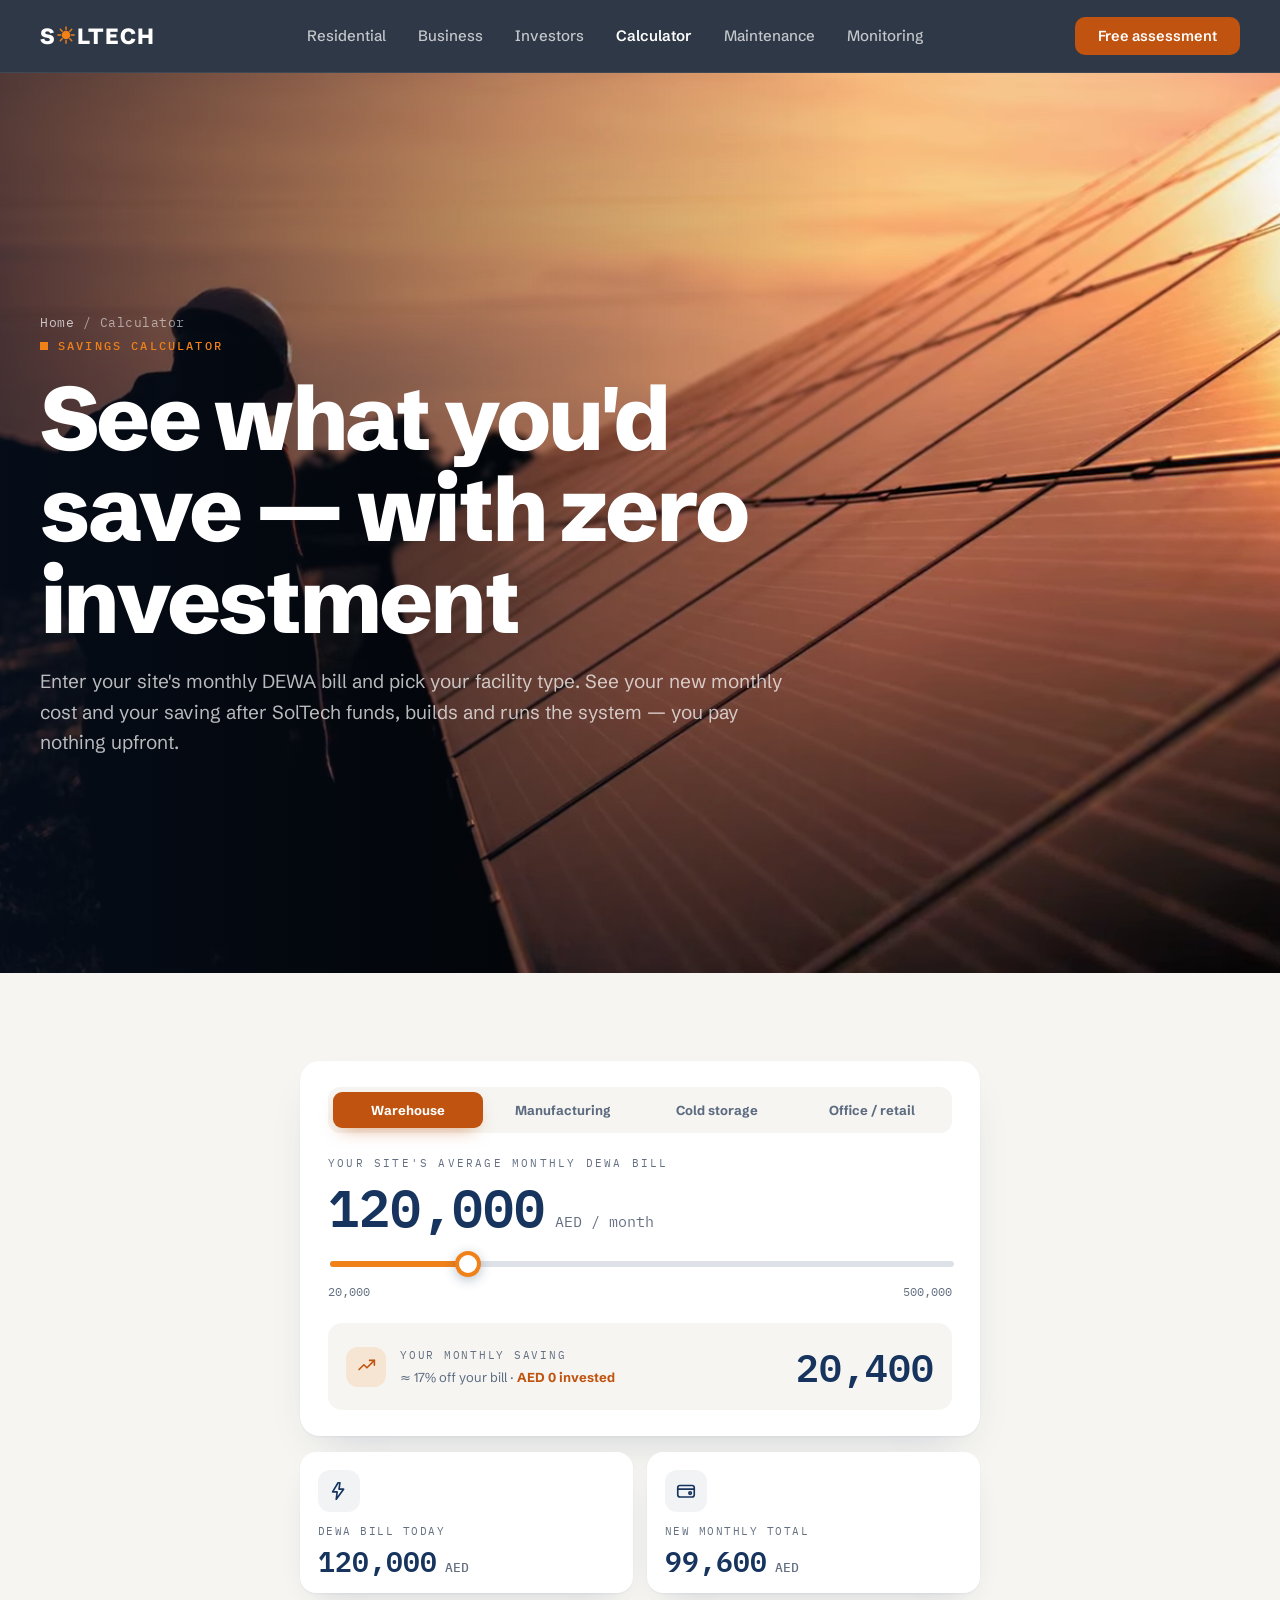
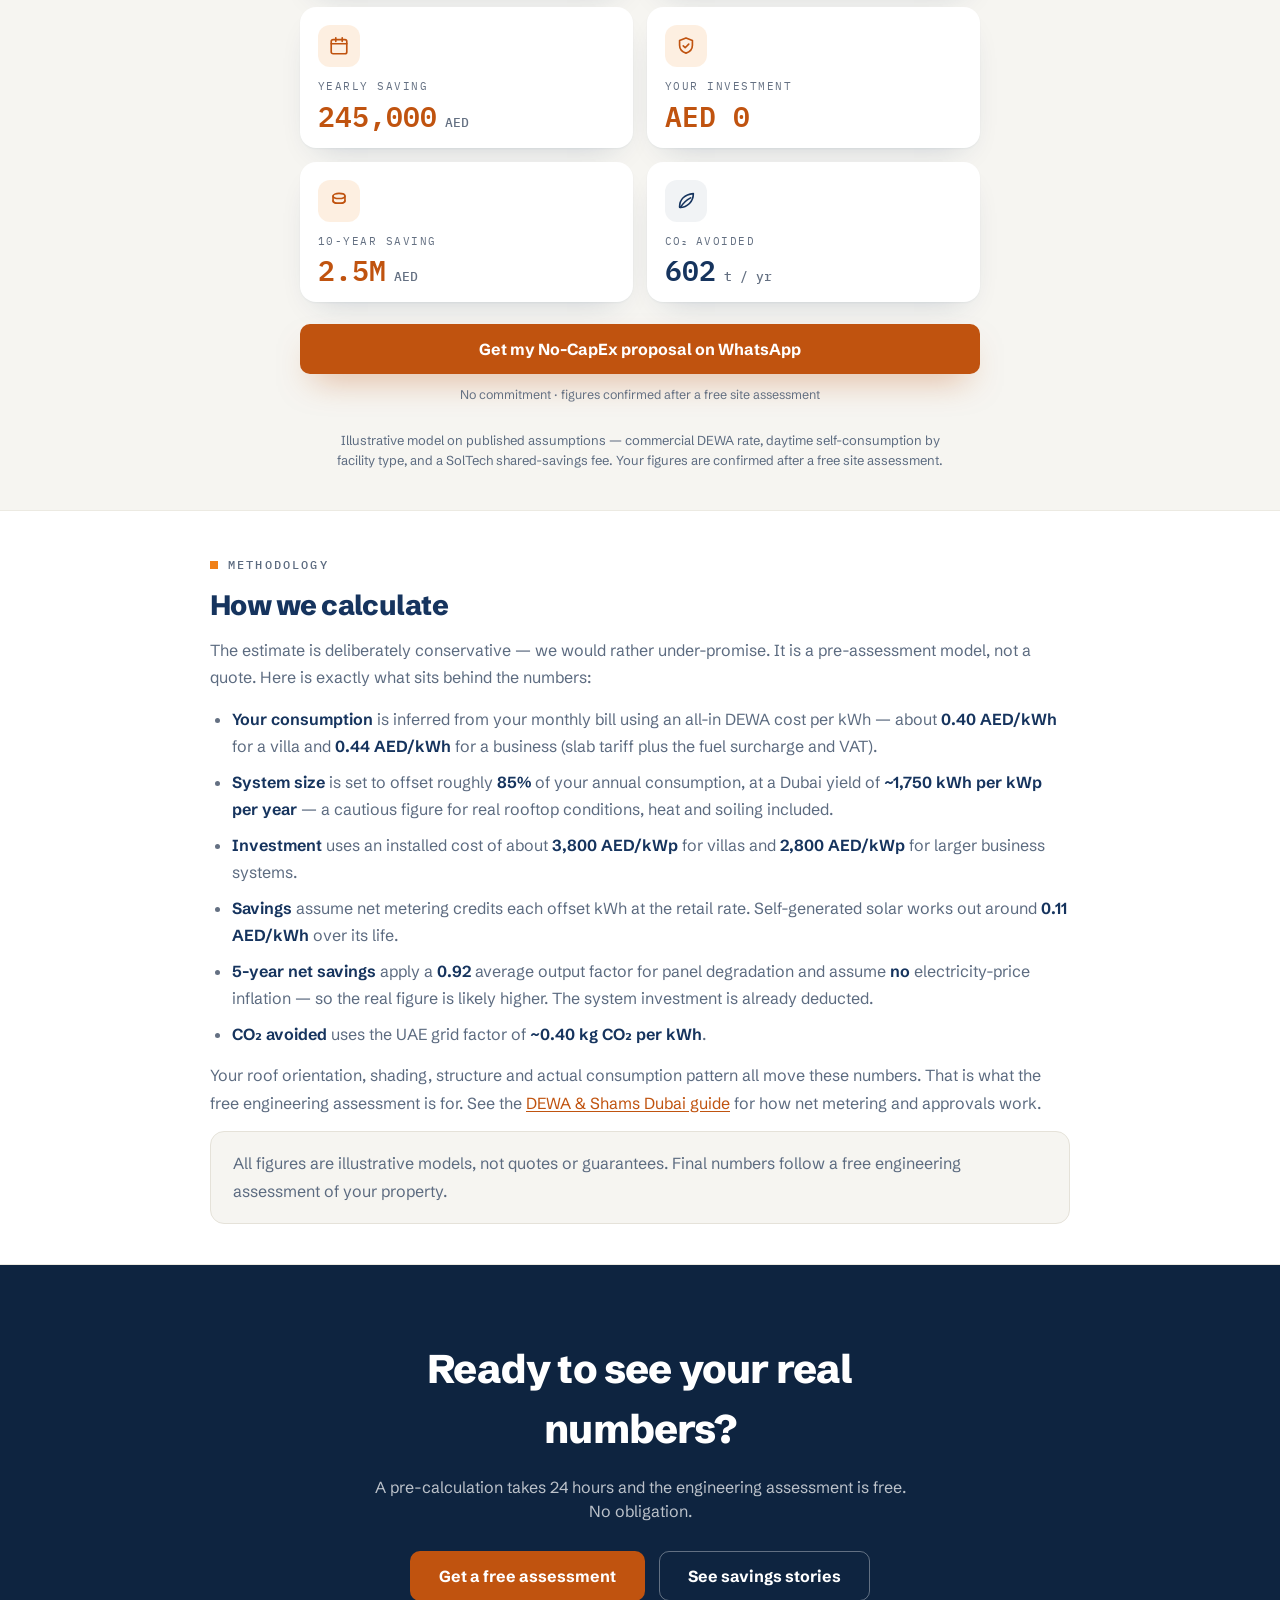
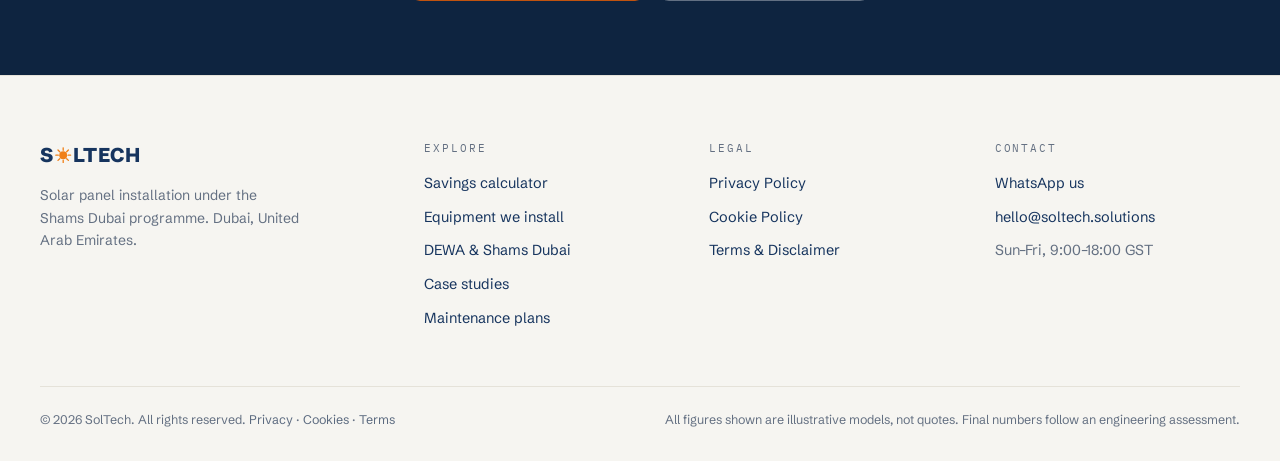
<file: calculator.html>
<!DOCTYPE html>
<html lang="en">
<head>
<meta charset="utf-8">
<meta name="viewport" content="width=device-width, initial-scale=1">
<title>Solar Savings Calculator for Dubai (DEWA) | SolTech</title>
<meta name="description" content="Estimate your Dubai solar system size, investment, payback, 5-year savings and CO₂ avoided from your monthly DEWA bill. Villa or business, conservative assumptions.">
<link rel="canonical" href="https://soltech.solutions/calculator.html">
<meta name="robots" content="index, follow">
<meta name="theme-color" content="#0E2440">
<script>document.documentElement.classList.add('js');</script>
<link rel="icon" href="assets/favicon.svg" type="image/svg+xml">
<link rel="preload" href="assets/fonts/schibsted-grotesk-latin.woff2" as="font" type="font/woff2" crossorigin>
<link rel="preload" href="assets/fonts/ibm-plex-mono-500-latin.woff2" as="font" type="font/woff2" crossorigin>
<link rel="stylesheet" href="assets/css/styles.css?v=20">
<link rel="stylesheet" href="assets/css/pages.css?v=7">
</head>
<body>
<a href="#content" class="skip-link">Skip to content</a>

<header class="page-header">
  <div class="header-inner">
    <a href="/" class="brand" aria-label="SolTech home">S<svg class="brand__sun" viewBox="0 0 100 100" role="img" aria-label="O" focusable="false"><g stroke-width="8" stroke-linecap="round" fill="none"><line x1="50" y1="20" x2="50" y2="5"/><line x1="50" y1="80" x2="50" y2="95"/><line x1="20" y1="50" x2="5" y2="50"/><line x1="80" y1="50" x2="95" y2="50"/><line x1="71.2" y1="28.8" x2="81.8" y2="18.2"/><line x1="71.2" y1="71.2" x2="81.8" y2="81.8"/><line x1="28.8" y1="71.2" x2="18.2" y2="81.8"/><line x1="28.8" y1="28.8" x2="18.2" y2="18.2"/></g><circle cx="50" cy="50" r="24"/></svg>LTECH</a>
    <nav class="nav" aria-label="Primary">
      <a class="nav__link" href="/residential.html">Residential</a>
      <a class="nav__link" href="/business.html">Business</a>
      <a class="nav__link" href="/investors.html">Investors</a>
      <a class="nav__link" href="/calculator.html" aria-current="page">Calculator</a>
      <a class="nav__link" href="/maintenance.html">Maintenance</a>
      <a class="nav__link" href="/monitoring.html">Monitoring</a>
    </nav>
    <a href="https://wa.me/971500000000?text=Hi%20SolTech%2C%20I%27d%20like%20a%20free%20solar%20assessment" class="btn btn--accent btn--sm header-cta" rel="noopener">Free assessment</a>
    <button class="nav-toggle" id="navToggle" aria-label="Open menu" aria-expanded="false" aria-controls="mobileNav"><span></span></button>
  </div>
  <div class="mobile-nav" id="mobileNav">
    <a href="/residential.html">Residential</a>
    <a href="/business.html">Business</a>
    <a href="/investors.html">Investors</a>
    <a href="/calculator.html">Calculator</a>
    <a href="/maintenance.html">Maintenance</a>
    <a href="/monitoring.html">Monitoring</a>
    <a href="/calculator.html" class="btn btn--accent">Calculate savings</a>
  </div>
</header>

<main id="content">
  <section class="page-hero page-hero--video" data-reveal>
    <video class="page-hero__video" autoplay muted loop playsinline preload="metadata" poster="assets/img/hero-poster.jpg" aria-hidden="true">
      <source src="solar.webm" type="video/webm">
      <source src="solar-1600.mp4" type="video/mp4">
    </video>
    <div class="page-hero__scrim"></div>
    <div class="container">
      <div class="page-hero__wrap">
        <nav class="crumbs" aria-label="Breadcrumb"><a href="/">Home</a> / Calculator</nav>
        <div class="eyebrow"><span class="eyebrow__sq"></span>Savings Calculator</div>
        <h1>See what you'd save — with zero investment</h1>
        <p class="lead">Enter your site's monthly DEWA bill and pick your facility type. See your new monthly cost and your saving after SolTech funds, builds and runs the system — you pay nothing upfront.</p>
      </div>
    </div>
  </section>

  <section class="section" id="calc">
    <div class="container">
      <div class="calc__grid">

        <div class="calc__panel" data-reveal data-reveal-delay="100" data-calc>
          <div class="calc__control">
            <div class="calc__toggle calc__toggle--4" role="group" aria-label="Facility type">
              <button type="button" class="calc__seg is-active" data-type="warehouse" aria-pressed="true">Warehouse</button>
              <button type="button" class="calc__seg" data-type="manufacturing" aria-pressed="false">Manufacturing</button>
              <button type="button" class="calc__seg" data-type="cold" aria-pressed="false">Cold storage</button>
              <button type="button" class="calc__seg" data-type="office" aria-pressed="false">Office / retail</button>
            </div>

            <div class="calc__input">
              <div class="calc__label">Your site's average monthly DEWA bill</div>
              <div class="calc__amount">
                <span class="big" id="billVal">120,000</span>
                <span class="unit">AED / month</span>
              </div>
              <input class="slider" type="range" id="billSlider" min="20000" max="500000" step="5000" value="120000" aria-label="Average monthly DEWA bill in AED">
              <div class="slider__scale"><span id="scaleMin">20,000</span><span id="scaleMax">500,000</span></div>
            </div>

            <div class="calc__hero-metric">
              <span class="calc__hm-ic" aria-hidden="true"><svg viewBox="0 0 24 24" fill="none" stroke="currentColor" stroke-width="1.8" stroke-linecap="round" stroke-linejoin="round"><path d="M3.5 15.5 9 10l3.5 3.5L21 5"/><path d="M15.5 5H21v5.5"/></svg></span>
              <div class="calc__result-l">
                <div class="calc__result-k">Your monthly saving</div>
                <div class="calc__result-ctx">≈ <span id="savePct">17</span>% off your bill · <span class="accent">AED 0 invested</span></div>
              </div>
              <div class="calc__result-v calc__result-v--save"><span id="monthSave">20,400</span></div>
            </div>
          </div>

          <div class="calc__tiles">
            <div class="calc__tile">
              <span class="calc__tile-ic" aria-hidden="true"><svg viewBox="0 0 24 24" fill="none" stroke="currentColor" stroke-width="1.8" stroke-linecap="round" stroke-linejoin="round"><path d="M11 3 5 13h5l-1 8 8-11h-5l1-7Z"/></svg></span>
              <div class="calc__tile-b"><div class="calc__tile-k">DEWA bill today</div><div class="calc__tile-v mono"><span id="dewaNow">120,000</span><span class="sm"> AED</span></div></div>
            </div>
            <div class="calc__tile">
              <span class="calc__tile-ic" aria-hidden="true"><svg viewBox="0 0 24 24" fill="none" stroke="currentColor" stroke-width="1.8" stroke-linecap="round" stroke-linejoin="round"><rect x="3" y="6" width="18" height="12.5" rx="2.5"/><path d="M3 10h18"/><circle cx="16.5" cy="14.25" r="1.4"/></svg></span>
              <div class="calc__tile-b"><div class="calc__tile-k">New monthly total</div><div class="calc__tile-v mono"><span id="newTotal">99,600</span><span class="sm"> AED</span></div></div>
            </div>
            <div class="calc__tile calc__tile--accent">
              <span class="calc__tile-ic" aria-hidden="true"><svg viewBox="0 0 24 24" fill="none" stroke="currentColor" stroke-width="1.8" stroke-linecap="round" stroke-linejoin="round"><rect x="3.5" y="5" width="17" height="15.5" rx="2"/><path d="M3.5 9.5h17M8.5 3v4M15.5 3v4"/></svg></span>
              <div class="calc__tile-b"><div class="calc__tile-k">Yearly saving</div><div class="calc__tile-v mono"><span id="yearSave">245,000</span><span class="sm"> AED</span></div></div>
            </div>
            <div class="calc__tile calc__tile--accent">
              <span class="calc__tile-ic" aria-hidden="true"><svg viewBox="0 0 24 24" fill="none" stroke="currentColor" stroke-width="1.8" stroke-linecap="round" stroke-linejoin="round"><path d="M12 3.2 5 6v5.2c0 4.3 2.9 7.2 7 8.6 4.1-1.4 7-4.3 7-8.6V6l-7-2.8Z"/><path d="M9 11.8l2.1 2.1 3.9-4"/></svg></span>
              <div class="calc__tile-b"><div class="calc__tile-k">Your investment</div><div class="calc__tile-v mono">AED&nbsp;0</div></div>
            </div>
            <div class="calc__tile calc__tile--accent">
              <span class="calc__tile-ic" aria-hidden="true"><svg viewBox="0 0 24 24" fill="none" stroke="currentColor" stroke-width="1.8" stroke-linecap="round" stroke-linejoin="round"><ellipse cx="12" cy="6.5" rx="6.5" ry="2.8"/><path d="M5.5 6.5v5.2c0 1.55 2.91 2.8 6.5 2.8s6.5-1.25 6.5-2.8V6.5"/><path d="M5.5 11.7c0 1.55 2.91 2.8 6.5 2.8s6.5-1.25 6.5-2.8"/></svg></span>
              <div class="calc__tile-b"><div class="calc__tile-k">10-year saving</div><div class="calc__tile-v mono"><span id="tenSave">2.5M</span><span class="sm"> AED</span></div></div>
            </div>
            <div class="calc__tile">
              <span class="calc__tile-ic" aria-hidden="true"><svg viewBox="0 0 24 24" fill="none" stroke="currentColor" stroke-width="1.8" stroke-linecap="round" stroke-linejoin="round"><path d="M20 4C10.5 5 5 10.5 5 18.5c0 .3.2.5.5.5C13.5 19 20 12.5 20 4Z"/><path d="M6 19c3.2-5.3 7-8.4 11-10.4"/></svg></span>
              <div class="calc__tile-b"><div class="calc__tile-k">CO₂ avoided</div><div class="calc__tile-v mono"><span id="co2Val">602</span><span class="sm"> t / yr</span></div></div>
            </div>
          </div>

          <div class="calc__submit">
            <a class="btn btn--accent" id="reportCta" href="https://wa.me/971500000000?text=Hi%20SolTech%2C%20I%27d%20like%20a%20No-CapEx%20energy%20proposal.%20Our%20monthly%20DEWA%20bill%20is%20about%20120000%20AED." rel="noopener">Get my No-CapEx proposal on WhatsApp</a>
            <div class="calc__reqnote">No commitment · figures confirmed after a free site assessment</div>
          </div>
        </div>
      </div>

      <div class="calc__foot" data-reveal>Illustrative model on published assumptions — commercial DEWA rate, daytime self-consumption by facility type, and a SolTech shared-savings fee. Your figures are confirmed after a free site assessment.</div>
    </div>
  </section>

  <section class="section section--white">
    <div class="container">
      <div class="wrap prose" data-reveal>
        <div class="eyebrow"><span class="eyebrow__sq"></span>Methodology</div>
        <h2 style="margin-top:14px">How we calculate</h2>
        <p>The estimate is deliberately conservative — we would rather under-promise. It is a pre-assessment model, not a quote. Here is exactly what sits behind the numbers:</p>
        <ul>
          <li><strong>Your consumption</strong> is inferred from your monthly bill using an all-in DEWA cost per kWh — about <strong>0.40 AED/kWh</strong> for a villa and <strong>0.44 AED/kWh</strong> for a business (slab tariff plus the fuel surcharge and VAT).</li>
          <li><strong>System size</strong> is set to offset roughly <strong>85%</strong> of your annual consumption, at a Dubai yield of <strong>~1,750 kWh per kWp per year</strong> — a cautious figure for real rooftop conditions, heat and soiling included.</li>
          <li><strong>Investment</strong> uses an installed cost of about <strong>3,800 AED/kWp</strong> for villas and <strong>2,800 AED/kWp</strong> for larger business systems.</li>
          <li><strong>Savings</strong> assume net metering credits each offset kWh at the retail rate. Self-generated solar works out around <strong>0.11 AED/kWh</strong> over its life.</li>
          <li><strong>5-year net savings</strong> apply a <strong>0.92</strong> average output factor for panel degradation and assume <strong>no</strong> electricity-price inflation — so the real figure is likely higher. The system investment is already deducted.</li>
          <li><strong>CO₂ avoided</strong> uses the UAE grid factor of <strong>~0.40 kg CO₂ per kWh</strong>.</li>
        </ul>
        <p>Your roof orientation, shading, structure and actual consumption pattern all move these numbers. That is what the free engineering assessment is for. See the <a href="/dewa-guide.html">DEWA &amp; Shams Dubai guide</a> for how net metering and approvals work.</p>
        <p class="callout callout--muted">All figures are illustrative models, not quotes or guarantees. Final numbers follow a free engineering assessment of your property.</p>
      </div>
    </div>
  </section>

  <section class="page-cta">
    <div class="container" data-reveal>
      <h2>Ready to see your real numbers?</h2>
      <p>A pre-calculation takes 24 hours and the engineering assessment is free. No obligation.</p>
      <div class="page-cta__actions">
        <a href="https://wa.me/971500000000?text=Hi%20SolTech%2C%20I%27d%20like%20a%20free%20solar%20assessment" class="btn btn--accent" rel="noopener">Get a free assessment</a>
        <a href="/case-studies.html" class="btn btn--ghost-light">See savings stories</a>
      </div>
    </div>
  </section>
</main>

<footer class="site-footer">
  <div class="footer-inner">
    <div class="footer-grid">
      <div class="footer-brand">
        <div class="brand" style="font-size:20px">S<svg class="brand__sun" viewBox="0 0 100 100" role="img" aria-label="O" focusable="false"><g stroke-width="8" stroke-linecap="round" fill="none"><line x1="50" y1="20" x2="50" y2="5"/><line x1="50" y1="80" x2="50" y2="95"/><line x1="20" y1="50" x2="5" y2="50"/><line x1="80" y1="50" x2="95" y2="50"/><line x1="71.2" y1="28.8" x2="81.8" y2="18.2"/><line x1="71.2" y1="71.2" x2="81.8" y2="81.8"/><line x1="28.8" y1="71.2" x2="18.2" y2="81.8"/><line x1="28.8" y1="28.8" x2="18.2" y2="18.2"/></g><circle cx="50" cy="50" r="24"/></svg>LTECH</div>
        <p>Solar panel installation under the Shams Dubai programme. Dubai, United Arab Emirates.</p>
      </div>
      <div class="footer-col">
        <div class="footer-col__k">Explore</div>
        <a href="/calculator.html">Savings calculator</a>
        <a href="/equipment.html">Equipment we install</a>
        <a href="/dewa-guide.html">DEWA &amp; Shams Dubai</a>
        <a href="/case-studies.html">Case studies</a>
        <a href="/maintenance.html">Maintenance plans</a>
      </div>
      <div class="footer-col">
        <div class="footer-col__k">Legal</div>
        <a href="/privacy.html">Privacy Policy</a>
        <a href="/cookies.html">Cookie Policy</a>
        <a href="/terms.html">Terms &amp; Disclaimer</a>
      </div>
      <div class="footer-col">
        <div class="footer-col__k">Contact</div>
        <a href="https://wa.me/971500000000" rel="noopener">WhatsApp us</a>
        <a href="mailto:hello@soltech.solutions">hello@soltech.solutions</a>
        <span style="color:var(--faint)">Sun&#8211;Fri, 9:00&#8211;18:00 GST</span>
      </div>
    </div>
    <div class="footer-bottom">
      <span class="footer-legal">&copy; 2026 SolTech. All rights reserved. <a href="/privacy.html">Privacy</a> &middot; <a href="/cookies.html">Cookies</a> &middot; <a href="/terms.html">Terms</a></span>
      <span>All figures shown are illustrative models, not quotes. Final numbers follow an engineering assessment.</span>
    </div>
  </div>
</footer>

<script src="assets/js/script.js?v=16" defer></script>
</body>
</html>
</file>
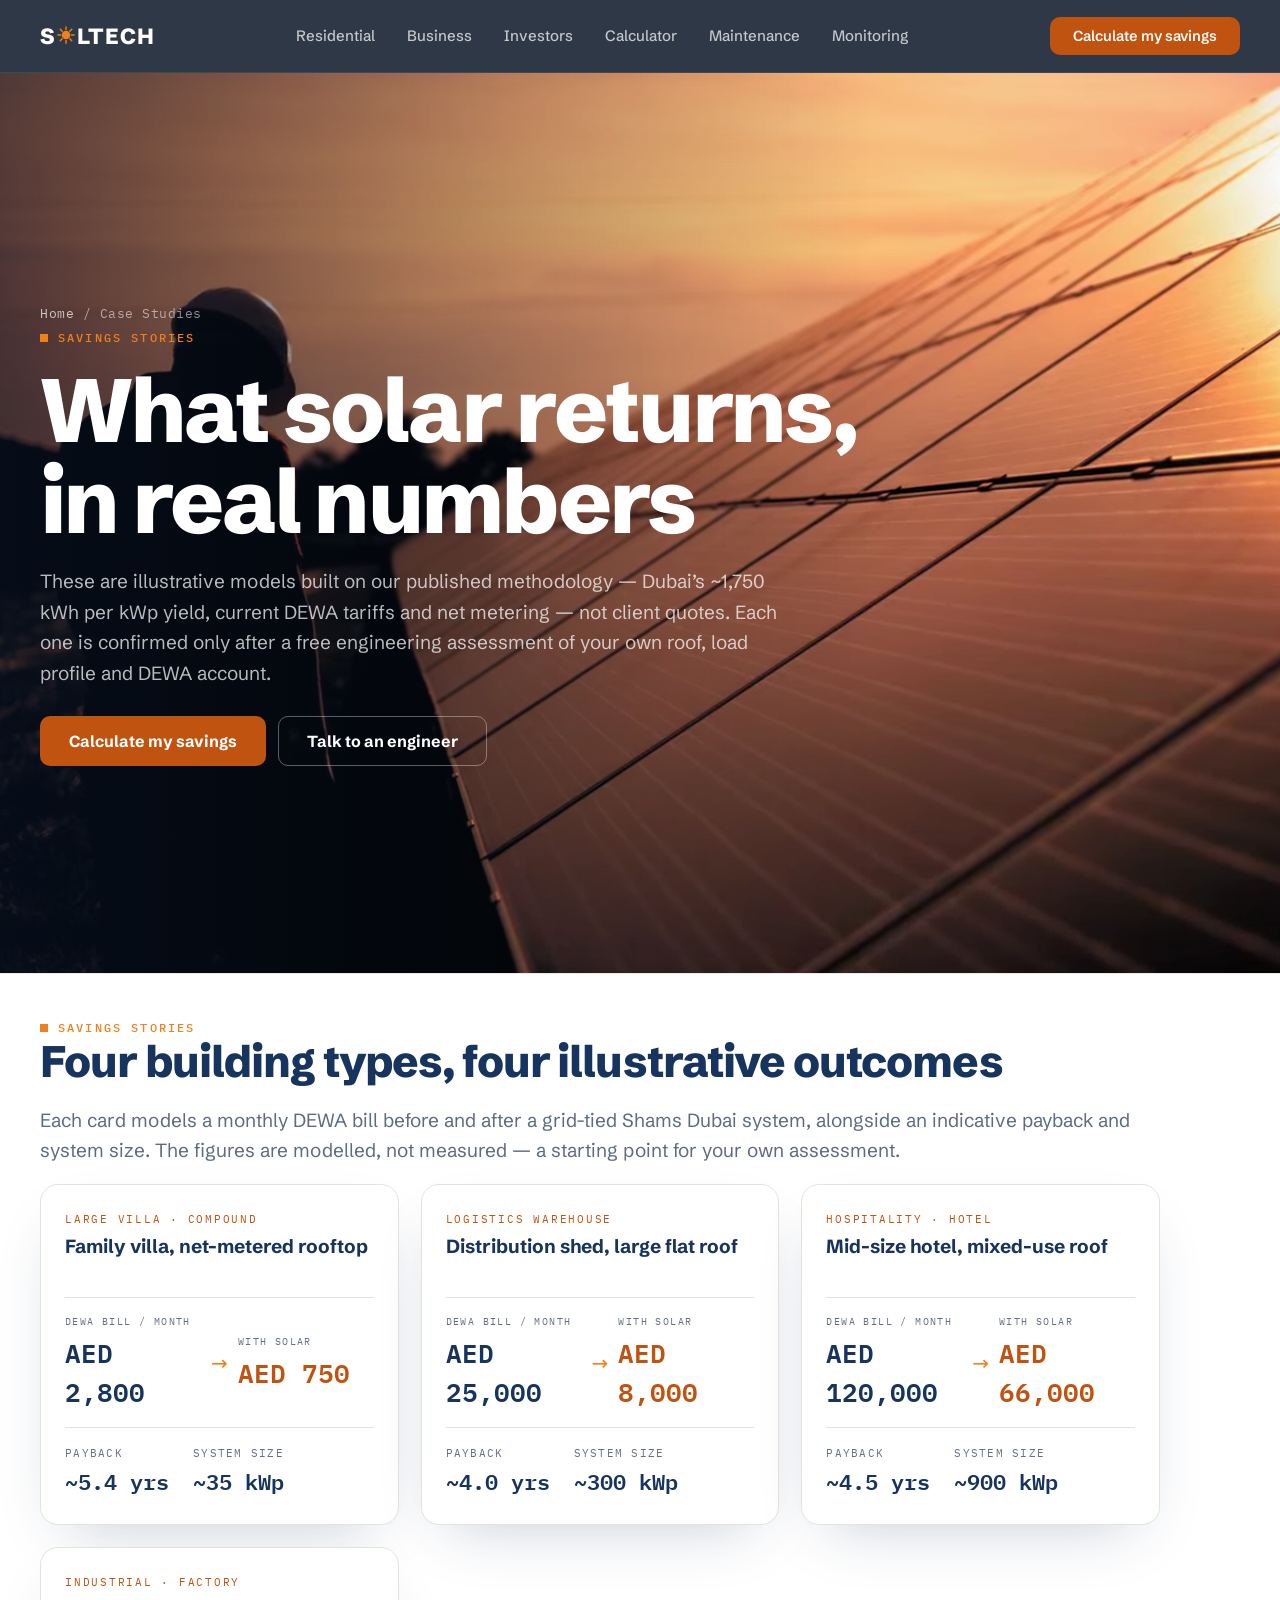
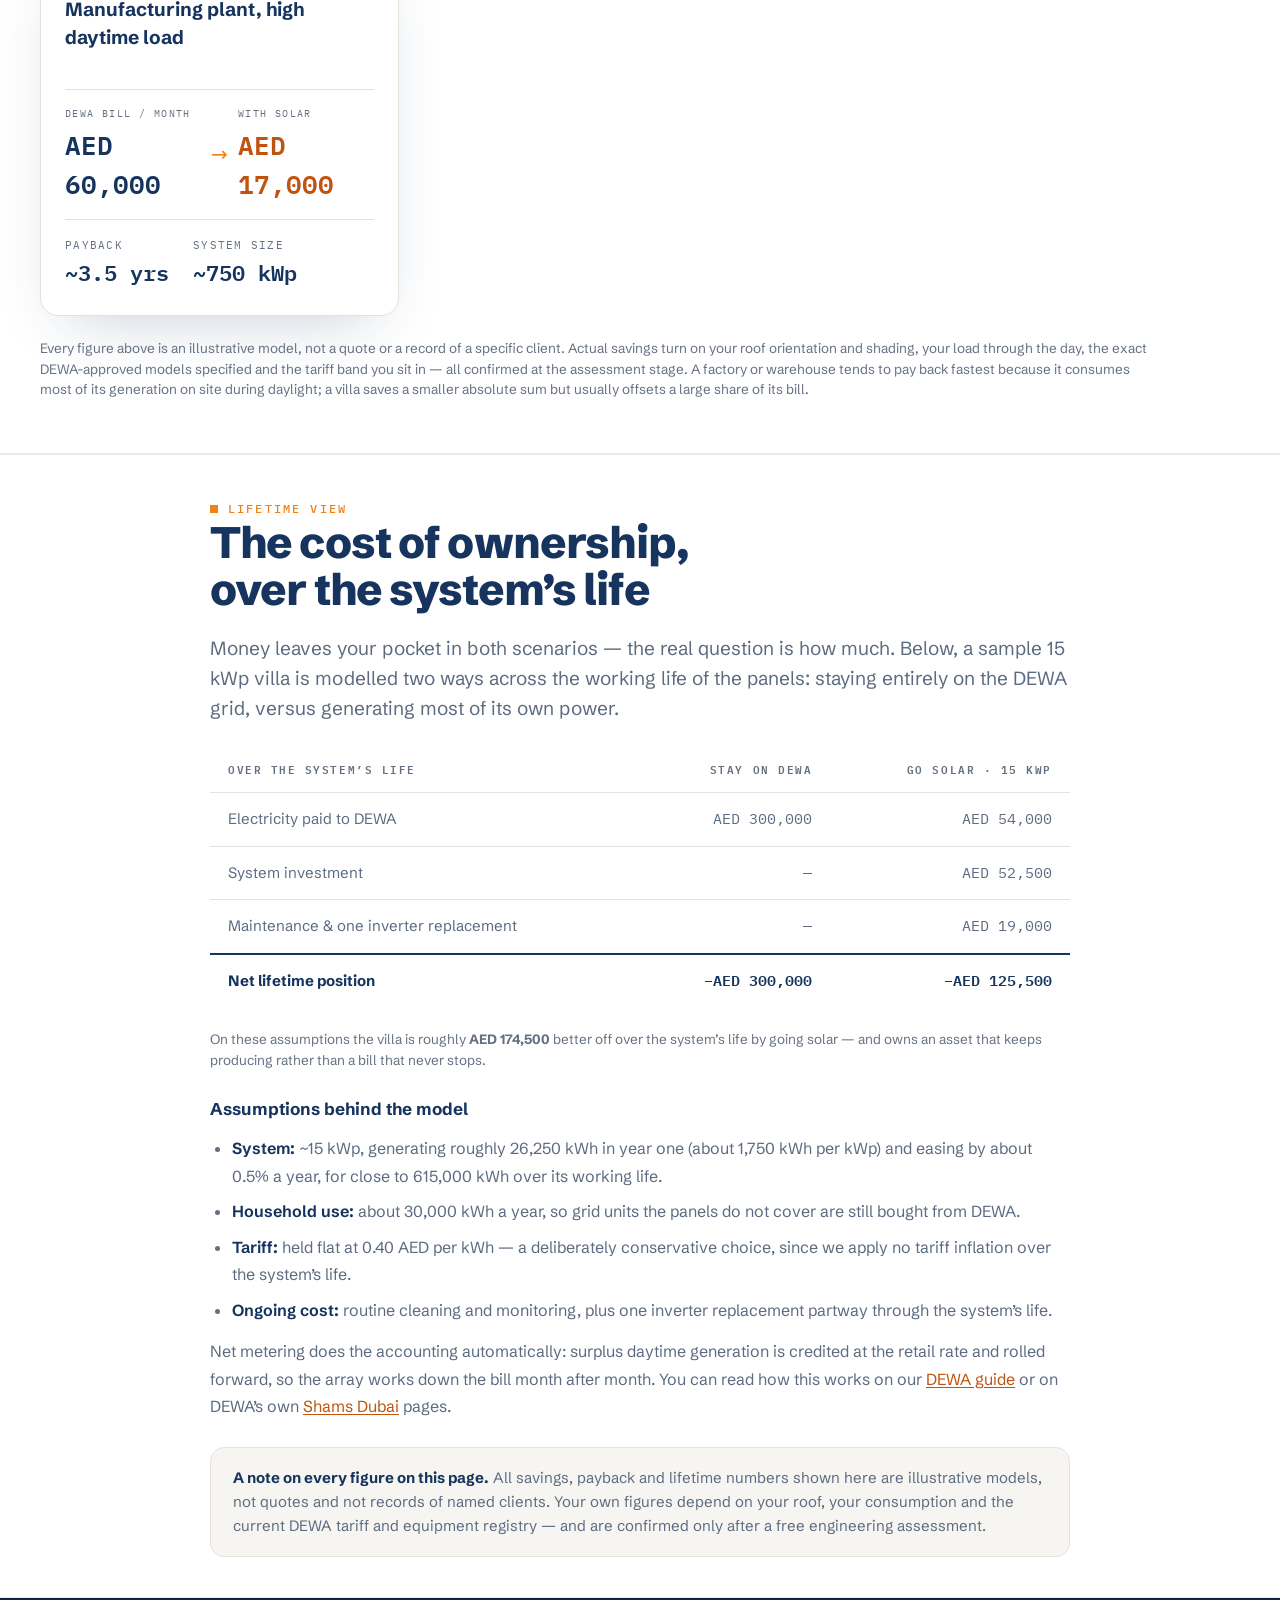
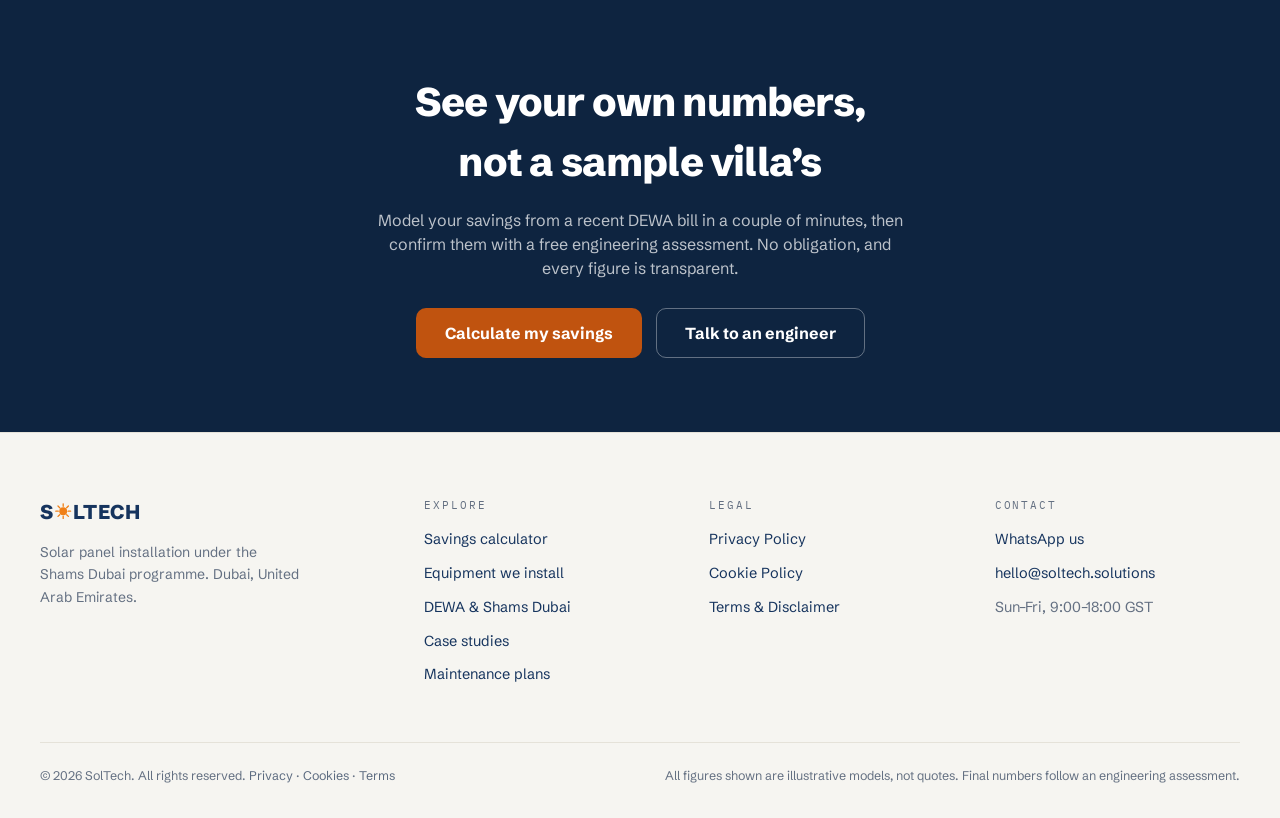
<file: case-studies.html>
<!DOCTYPE html>
<html lang="en">
<head>
<meta charset="utf-8">
<meta name="viewport" content="width=device-width, initial-scale=1">
<title>Solar Savings Stories in Dubai | SolTech</title>
<meta name="description" content="Illustrative before-and-after DEWA savings for Dubai villas and businesses under Shams Dubai — monthly bills, payback and a full lifetime cost of ownership, modelled not quoted.">
<link rel="canonical" href="https://soltech.solutions/case-studies.html">
<meta name="robots" content="index, follow">
<meta name="theme-color" content="#0E2440">
<script>document.documentElement.classList.add('js');</script>
<link rel="icon" href="assets/favicon.svg" type="image/svg+xml">
<link rel="preload" href="assets/fonts/schibsted-grotesk-latin.woff2" as="font" type="font/woff2" crossorigin>
<link rel="stylesheet" href="assets/css/styles.css?v=20">
<link rel="stylesheet" href="assets/css/pages.css?v=7">
</head>
<body>
<a href="#content" class="skip-link">Skip to content</a>
<header class="page-header">
  <div class="header-inner">
    <a href="/" class="brand" aria-label="SolTech home">S<svg class="brand__sun" viewBox="0 0 100 100" role="img" aria-label="O" focusable="false"><g stroke-width="8" stroke-linecap="round" fill="none"><line x1="50" y1="20" x2="50" y2="5"/><line x1="50" y1="80" x2="50" y2="95"/><line x1="20" y1="50" x2="5" y2="50"/><line x1="80" y1="50" x2="95" y2="50"/><line x1="71.2" y1="28.8" x2="81.8" y2="18.2"/><line x1="71.2" y1="71.2" x2="81.8" y2="81.8"/><line x1="28.8" y1="71.2" x2="18.2" y2="81.8"/><line x1="28.8" y1="28.8" x2="18.2" y2="18.2"/></g><circle cx="50" cy="50" r="24"/></svg>LTECH</a>
    <nav class="nav" aria-label="Primary">
      <a class="nav__link" href="/residential.html">Residential</a>
      <a class="nav__link" href="/business.html">Business</a>
      <a class="nav__link" href="/investors.html">Investors</a>
      <a class="nav__link" href="/calculator.html">Calculator</a>
      <a class="nav__link" href="/maintenance.html">Maintenance</a>
      <a class="nav__link" href="/monitoring.html">Monitoring</a>
    </nav>
    <a href="/calculator.html" class="btn btn--accent btn--sm header-cta">Calculate my savings</a>
    <button class="nav-toggle" id="navToggle" aria-label="Open menu" aria-expanded="false" aria-controls="mobileNav"><span></span></button>
  </div>
  <div class="mobile-nav" id="mobileNav">
    <a href="/residential.html">Residential</a>
    <a href="/business.html">Business</a>
    <a href="/investors.html">Investors</a>
    <a href="/calculator.html">Calculator</a>
    <a href="/maintenance.html">Maintenance</a>
    <a href="/monitoring.html">Monitoring</a>
    <a href="/calculator.html" class="btn btn--accent">Calculate savings</a>
  </div>
</header>
<main id="content">

  <section class="page-hero page-hero--video" data-reveal>
    <video class="page-hero__video" autoplay muted loop playsinline preload="metadata" poster="assets/img/hero-poster.jpg" aria-hidden="true">
      <source src="solar.webm" type="video/webm">
      <source src="solar-1600.mp4" type="video/mp4">
    </video>
    <div class="page-hero__scrim"></div>
    <div class="container">
      <div class="page-hero__wrap">
        <nav class="crumbs" aria-label="Breadcrumb"><a href="/">Home</a> / Case Studies</nav>
        <div class="eyebrow"><span class="eyebrow__sq"></span>Savings Stories</div>
        <h1>What solar returns, in real numbers</h1>
        <p class="lead">These are illustrative models built on our published methodology &mdash; Dubai&rsquo;s ~1,750 kWh per kWp yield, current DEWA tariffs and net metering &mdash; not client quotes. Each one is confirmed only after a free engineering assessment of your own roof, load profile and DEWA account.</p>
        <div class="page-hero__cta">
          <a href="/calculator.html" class="btn btn--accent">Calculate my savings</a>
          <a href="https://wa.me/971500000000?text=Hi%20SolTech%2C%20I%27d%20like%20to%20talk%20to%20an%20engineer%20about%20my%20savings" class="btn btn--ghost-light" rel="noopener">Talk to an engineer</a>
        </div>
      </div>
    </div>
  </section>

  <section class="section section--white" data-reveal>
    <div class="container">
      <div class="wrap--wide">
        <div class="eyebrow eyebrow--accent"><span class="eyebrow__sq"></span>Savings stories</div>
        <h2 class="h2">Four building types, four illustrative outcomes</h2>
        <p class="lead">Each card models a monthly DEWA bill before and after a grid-tied Shams Dubai system, alongside an indicative payback and system size. The figures are modelled, not measured &mdash; a starting point for your own assessment.</p>

        <div class="story-grid">

          <article class="story-card">
            <div>
              <div class="story-card__type">Large villa &middot; compound</div>
              <h3 class="story-card__title">Family villa, net-metered rooftop</h3>
            </div>
            <div class="story-ba">
              <div class="story-ba__col">
                <span class="story-ba__k">DEWA bill / month</span>
                <span class="story-ba__v">AED 2,800</span>
              </div>
              <span class="story-ba__arrow" aria-hidden="true">&rarr;</span>
              <div class="story-ba__col">
                <span class="story-ba__k">With solar</span>
                <span class="story-ba__v story-ba__v--after">AED 750</span>
              </div>
            </div>
            <div class="story-metrics">
              <div class="story-metric">
                <div class="story-metric__k">Payback</div>
                <div class="story-metric__v">~5.4 yrs</div>
              </div>
              <div class="story-metric">
                <div class="story-metric__k">System size</div>
                <div class="story-metric__v">~35 kWp</div>
              </div>
            </div>
          </article>

          <article class="story-card">
            <div>
              <div class="story-card__type">Logistics warehouse</div>
              <h3 class="story-card__title">Distribution shed, large flat roof</h3>
            </div>
            <div class="story-ba">
              <div class="story-ba__col">
                <span class="story-ba__k">DEWA bill / month</span>
                <span class="story-ba__v">AED 25,000</span>
              </div>
              <span class="story-ba__arrow" aria-hidden="true">&rarr;</span>
              <div class="story-ba__col">
                <span class="story-ba__k">With solar</span>
                <span class="story-ba__v story-ba__v--after">AED 8,000</span>
              </div>
            </div>
            <div class="story-metrics">
              <div class="story-metric">
                <div class="story-metric__k">Payback</div>
                <div class="story-metric__v">~4.0 yrs</div>
              </div>
              <div class="story-metric">
                <div class="story-metric__k">System size</div>
                <div class="story-metric__v">~300 kWp</div>
              </div>
            </div>
          </article>

          <article class="story-card">
            <div>
              <div class="story-card__type">Hospitality &middot; hotel</div>
              <h3 class="story-card__title">Mid-size hotel, mixed-use roof</h3>
            </div>
            <div class="story-ba">
              <div class="story-ba__col">
                <span class="story-ba__k">DEWA bill / month</span>
                <span class="story-ba__v">AED 120,000</span>
              </div>
              <span class="story-ba__arrow" aria-hidden="true">&rarr;</span>
              <div class="story-ba__col">
                <span class="story-ba__k">With solar</span>
                <span class="story-ba__v story-ba__v--after">AED 66,000</span>
              </div>
            </div>
            <div class="story-metrics">
              <div class="story-metric">
                <div class="story-metric__k">Payback</div>
                <div class="story-metric__v">~4.5 yrs</div>
              </div>
              <div class="story-metric">
                <div class="story-metric__k">System size</div>
                <div class="story-metric__v">~900 kWp</div>
              </div>
            </div>
          </article>

          <article class="story-card">
            <div>
              <div class="story-card__type">Industrial &middot; factory</div>
              <h3 class="story-card__title">Manufacturing plant, high daytime load</h3>
            </div>
            <div class="story-ba">
              <div class="story-ba__col">
                <span class="story-ba__k">DEWA bill / month</span>
                <span class="story-ba__v">AED 60,000</span>
              </div>
              <span class="story-ba__arrow" aria-hidden="true">&rarr;</span>
              <div class="story-ba__col">
                <span class="story-ba__k">With solar</span>
                <span class="story-ba__v story-ba__v--after">AED 17,000</span>
              </div>
            </div>
            <div class="story-metrics">
              <div class="story-metric">
                <div class="story-metric__k">Payback</div>
                <div class="story-metric__v">~3.5 yrs</div>
              </div>
              <div class="story-metric">
                <div class="story-metric__k">System size</div>
                <div class="story-metric__v">~750 kWp</div>
              </div>
            </div>
          </article>

        </div>

        <p class="brand-cat__note" style="margin-top:22px">Every figure above is an illustrative model, not a quote or a record of a specific client. Actual savings turn on your roof orientation and shading, your load through the day, the exact DEWA-approved models specified and the tariff band you sit in &mdash; all confirmed at the assessment stage. A factory or warehouse tends to pay back fastest because it consumes most of its generation on site during daylight; a villa saves a smaller absolute sum but usually offsets a large share of its bill.</p>
      </div>
    </div>
  </section>

  <section class="section section--white" data-reveal>
    <div class="container">
      <div class="wrap">
        <div class="eyebrow eyebrow--accent"><span class="eyebrow__sq"></span>Lifetime view</div>
        <h2 class="h2">The cost of ownership, over the system&rsquo;s life</h2>
        <p class="lead">Money leaves your pocket in both scenarios &mdash; the real question is how much. Below, a sample 15 kWp villa is modelled two ways across the working life of the panels: staying entirely on the DEWA grid, versus generating most of its own power.</p>

        <div class="otable-wrap">
          <table class="otable">
            <thead>
              <tr>
                <th scope="col">Over the system&rsquo;s life</th>
                <th scope="col" class="num">Stay on DEWA</th>
                <th scope="col" class="num">Go solar &middot; 15 kWp</th>
              </tr>
            </thead>
            <tbody>
              <tr>
                <td>Electricity paid to DEWA</td>
                <td class="num">AED 300,000</td>
                <td class="num">AED 54,000</td>
              </tr>
              <tr>
                <td>System investment</td>
                <td class="num">&mdash;</td>
                <td class="num">AED 52,500</td>
              </tr>
              <tr>
                <td>Maintenance &amp; one inverter replacement</td>
                <td class="num">&mdash;</td>
                <td class="num">AED 19,000</td>
              </tr>
              <tr class="row-total">
                <td>Net lifetime position</td>
                <td class="num">&minus;AED 300,000</td>
                <td class="num accent">&minus;AED 125,500</td>
              </tr>
            </tbody>
          </table>
        </div>

        <p class="brand-cat__note" style="margin-top:22px">On these assumptions the villa is roughly <strong>AED 174,500</strong> better off over the system&rsquo;s life by going solar &mdash; and owns an asset that keeps producing rather than a bill that never stops.</p>

        <div class="prose" style="margin-top:26px">
          <h3>Assumptions behind the model</h3>
          <ul>
            <li><strong>System:</strong> ~15 kWp, generating roughly 26,250 kWh in year one (about 1,750 kWh per kWp) and easing by about 0.5% a year, for close to 615,000 kWh over its working life.</li>
            <li><strong>Household use:</strong> about 30,000 kWh a year, so grid units the panels do not cover are still bought from DEWA.</li>
            <li><strong>Tariff:</strong> held flat at 0.40 AED per kWh &mdash; a deliberately conservative choice, since we apply no tariff inflation over the system&rsquo;s life.</li>
            <li><strong>Ongoing cost:</strong> routine cleaning and monitoring, plus one inverter replacement partway through the system&rsquo;s life.</li>
          </ul>
          <p>Net metering does the accounting automatically: surplus daytime generation is credited at the retail rate and rolled forward, so the array works down the bill month after month. You can read how this works on our <a href="/dewa-guide.html">DEWA guide</a> or on DEWA&rsquo;s own <a href="https://www.dewa.gov.ae/en/consumer/solar-community/shams-dubai" rel="noopener">Shams Dubai</a> pages.</p>
        </div>

        <div class="callout callout--muted">
          <strong>A note on every figure on this page.</strong> All savings, payback and lifetime numbers shown here are illustrative models, not quotes and not records of named clients. Your own figures depend on your roof, your consumption and the current DEWA tariff and equipment registry &mdash; and are confirmed only after a free engineering assessment.
        </div>
      </div>
    </div>
  </section>

  <section class="page-cta" data-reveal>
    <div class="container">
      <h2>See your own numbers, not a sample villa&rsquo;s</h2>
      <p>Model your savings from a recent DEWA bill in a couple of minutes, then confirm them with a free engineering assessment. No obligation, and every figure is transparent.</p>
      <div class="page-cta__actions">
        <a href="/calculator.html" class="btn btn--accent">Calculate my savings</a>
        <a href="https://wa.me/971500000000?text=Hi%20SolTech%2C%20I%27d%20like%20to%20talk%20to%20an%20engineer%20about%20my%20savings" class="btn btn--ghost-light" rel="noopener">Talk to an engineer</a>
      </div>
    </div>
  </section>

</main>
<footer class="site-footer">
  <div class="footer-inner">
    <div class="footer-grid">
      <div class="footer-brand">
        <div class="brand" style="font-size:20px">S<svg class="brand__sun" viewBox="0 0 100 100" role="img" aria-label="O" focusable="false"><g stroke-width="8" stroke-linecap="round" fill="none"><line x1="50" y1="20" x2="50" y2="5"/><line x1="50" y1="80" x2="50" y2="95"/><line x1="20" y1="50" x2="5" y2="50"/><line x1="80" y1="50" x2="95" y2="50"/><line x1="71.2" y1="28.8" x2="81.8" y2="18.2"/><line x1="71.2" y1="71.2" x2="81.8" y2="81.8"/><line x1="28.8" y1="71.2" x2="18.2" y2="81.8"/><line x1="28.8" y1="28.8" x2="18.2" y2="18.2"/></g><circle cx="50" cy="50" r="24"/></svg>LTECH</div>
        <p>Solar panel installation under the Shams Dubai programme. Dubai, United Arab Emirates.</p>
      </div>
      <div class="footer-col">
        <div class="footer-col__k">Explore</div>
        <a href="/calculator.html">Savings calculator</a>
        <a href="/equipment.html">Equipment we install</a>
        <a href="/dewa-guide.html">DEWA &amp; Shams Dubai</a>
        <a href="/case-studies.html">Case studies</a>
        <a href="/maintenance.html">Maintenance plans</a>
      </div>
      <div class="footer-col">
        <div class="footer-col__k">Legal</div>
        <a href="/privacy.html">Privacy Policy</a>
        <a href="/cookies.html">Cookie Policy</a>
        <a href="/terms.html">Terms &amp; Disclaimer</a>
      </div>
      <div class="footer-col">
        <div class="footer-col__k">Contact</div>
        <a href="https://wa.me/971500000000" rel="noopener">WhatsApp us</a>
        <a href="mailto:hello@soltech.solutions">hello@soltech.solutions</a>
        <span style="color:var(--faint)">Sun&#8211;Fri, 9:00&#8211;18:00 GST</span>
      </div>
    </div>
    <div class="footer-bottom">
      <span class="footer-legal">&copy; 2026 SolTech. All rights reserved. <a href="/privacy.html">Privacy</a> &middot; <a href="/cookies.html">Cookies</a> &middot; <a href="/terms.html">Terms</a></span>
      <span>All figures shown are illustrative models, not quotes. Final numbers follow an engineering assessment.</span>
    </div>
  </div>
</footer>
<script src="assets/js/script.js?v=16" defer></script>
</body>
</html>
</file>
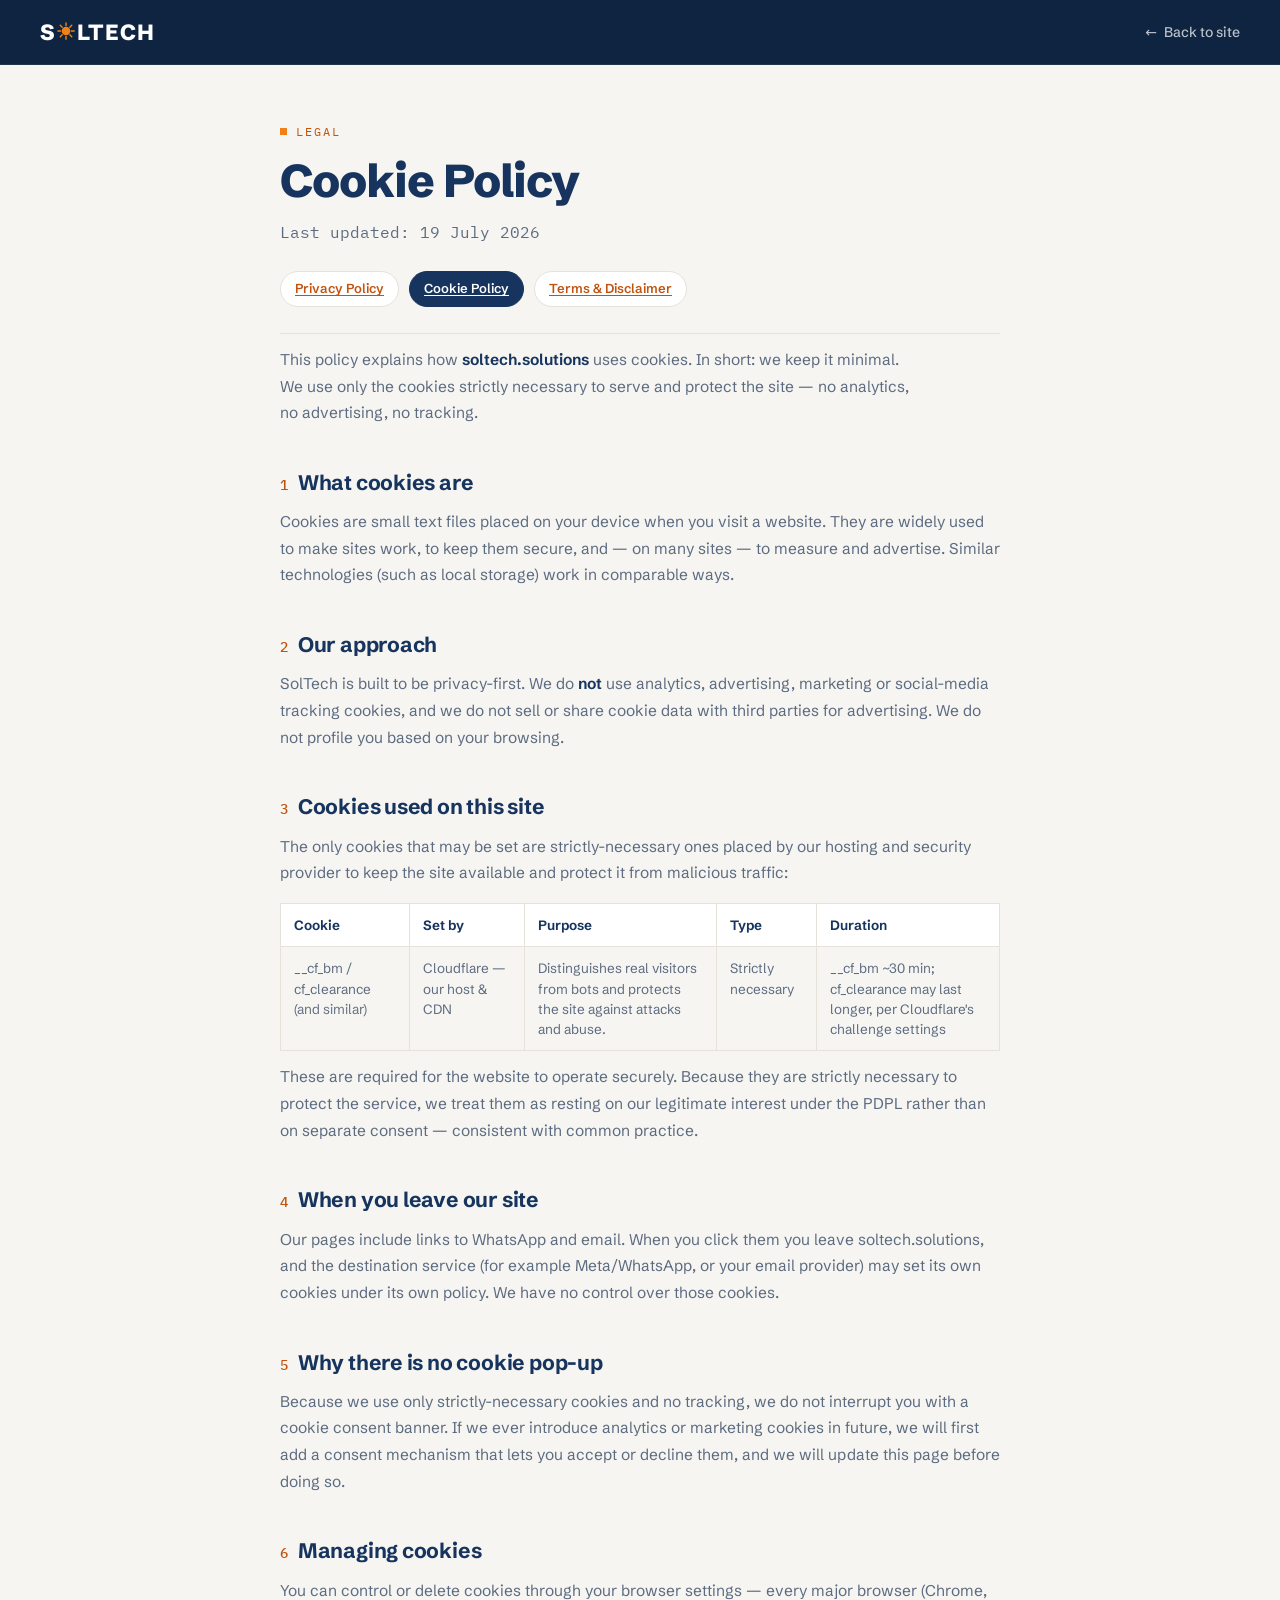
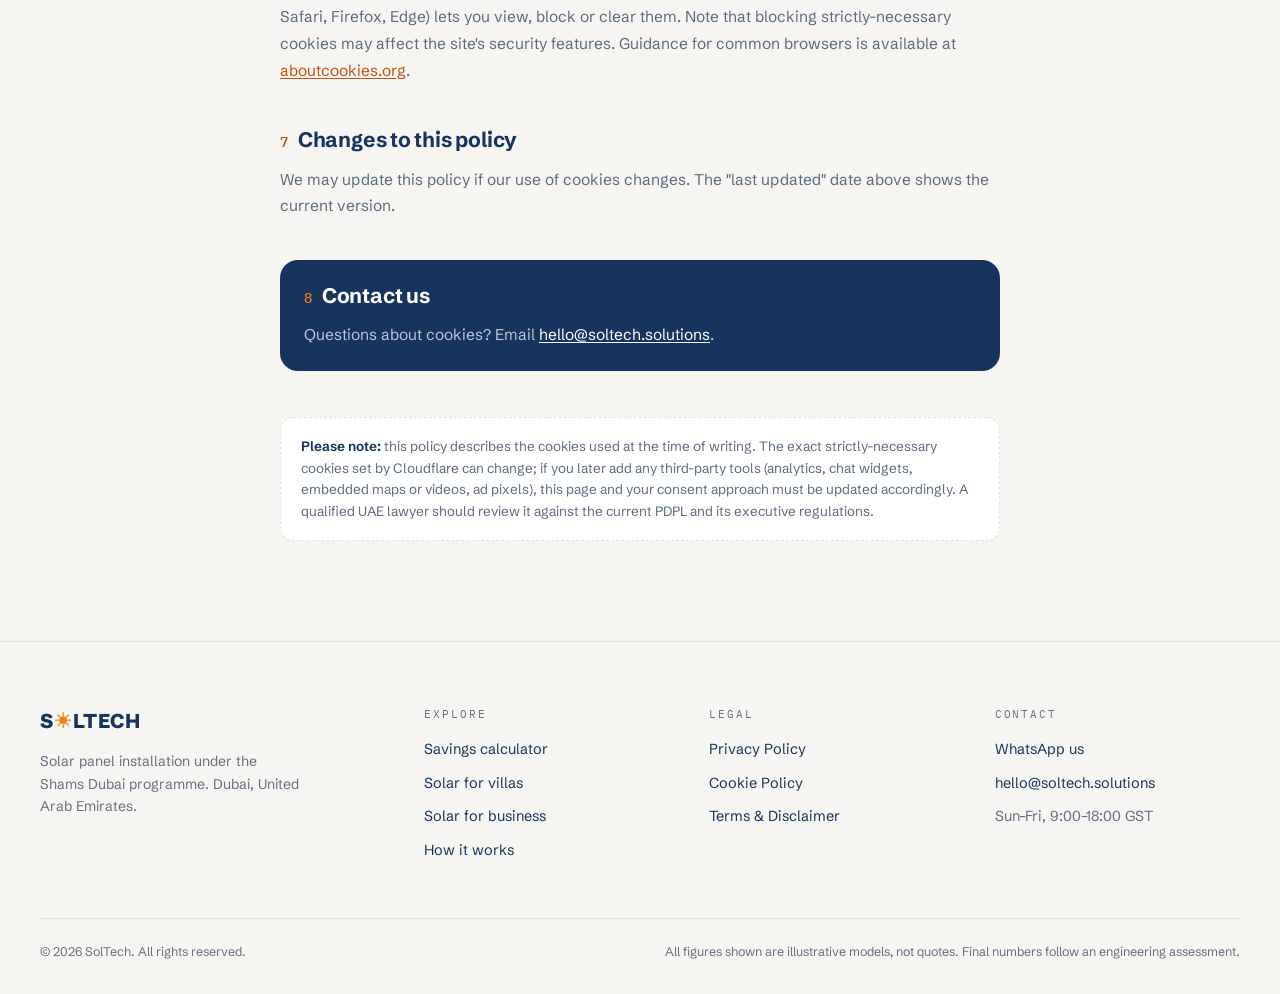
<file: cookies.html>
<!DOCTYPE html>
<html lang="en">
<head>
<meta charset="utf-8">
<meta name="viewport" content="width=device-width, initial-scale=1">
<title>Cookie Policy | SolTech</title>
<meta name="description" content="SolTech is privacy-first: we use only strictly-necessary security cookies and no analytics, advertising or tracking cookies.">
<link rel="canonical" href="https://soltech.solutions/cookies.html">
<meta name="robots" content="index, follow">
<meta name="theme-color" content="#0E2440">
<script>document.documentElement.classList.add('js');</script>
<link rel="icon" href="assets/favicon.svg" type="image/svg+xml">
<link rel="preload" href="assets/fonts/schibsted-grotesk-latin.woff2" as="font" type="font/woff2" crossorigin>
<link rel="stylesheet" href="assets/css/styles.css?v=7">
<link rel="stylesheet" href="assets/css/legal.css?v=1">
</head>
<body>
<a href="#content" class="skip-link">Skip to content</a>

<header class="legal-topbar">
  <div class="header-inner">
    <a href="/" class="brand" aria-label="SolTech home">S<svg class="brand__sun" viewBox="0 0 100 100" role="img" aria-label="O" focusable="false"><g stroke-width="8" stroke-linecap="round" fill="none"><line x1="50" y1="20" x2="50" y2="5"/><line x1="50" y1="80" x2="50" y2="95"/><line x1="20" y1="50" x2="5" y2="50"/><line x1="80" y1="50" x2="95" y2="50"/><line x1="71.2" y1="28.8" x2="81.8" y2="18.2"/><line x1="71.2" y1="71.2" x2="81.8" y2="81.8"/><line x1="28.8" y1="71.2" x2="18.2" y2="81.8"/><line x1="28.8" y1="28.8" x2="18.2" y2="18.2"/></g><circle cx="50" cy="50" r="24"/></svg>LTECH</a>
    <a href="/" class="legal-back"><span class="arw">←</span> Back to site</a>
  </div>
</header>

<main id="content" class="legal">
  <div class="legal-doc">
    <div class="legal-eyebrow"><span class="sq"></span>Legal</div>
    <h1>Cookie Policy</h1>
    <p class="legal-meta">Last updated: 19 July 2026</p>

    <nav class="legal-nav" aria-label="Legal documents">
      <a href="privacy.html">Privacy Policy</a>
      <a href="cookies.html" aria-current="page">Cookie Policy</a>
      <a href="terms.html">Terms &amp; Disclaimer</a>
    </nav>

    <p class="legal-intro">This policy explains how <strong>soltech.solutions</strong> uses cookies. In short: we keep it minimal. We use only the cookies strictly necessary to serve and protect the site — no analytics, no advertising, no tracking.</p>

    <h2><span class="num">1</span>What cookies are</h2>
    <p>Cookies are small text files placed on your device when you visit a website. They are widely used to make sites work, to keep them secure, and — on many sites — to measure and advertise. Similar technologies (such as local storage) work in comparable ways.</p>

    <h2><span class="num">2</span>Our approach</h2>
    <p>SolTech is built to be privacy-first. We do <strong>not</strong> use analytics, advertising, marketing or social-media tracking cookies, and we do not sell or share cookie data with third parties for advertising. We do not profile you based on your browsing.</p>

    <h2><span class="num">3</span>Cookies used on this site</h2>
    <p>The only cookies that may be set are strictly-necessary ones placed by our hosting and security provider to keep the site available and protect it from malicious traffic:</p>
    <div class="legal-table-wrap">
      <table>
        <thead>
          <tr><th>Cookie</th><th>Set by</th><th>Purpose</th><th>Type</th><th>Duration</th></tr>
        </thead>
        <tbody>
          <tr>
            <td>__cf_bm / cf_clearance <span style="color:var(--faint)">(and similar)</span></td>
            <td>Cloudflare — our host &amp; CDN</td>
            <td>Distinguishes real visitors from bots and protects the site against attacks and abuse.</td>
            <td>Strictly necessary</td>
            <td>__cf_bm ~30 min; cf_clearance may last longer, per Cloudflare's challenge settings</td>
          </tr>
        </tbody>
      </table>
    </div>
    <p>These are required for the website to operate securely. Because they are strictly necessary to protect the service, we treat them as resting on our legitimate interest under the PDPL rather than on separate consent — consistent with common practice.</p>

    <h2><span class="num">4</span>When you leave our site</h2>
    <p>Our pages include links to WhatsApp and email. When you click them you leave soltech.solutions, and the destination service (for example Meta/WhatsApp, or your email provider) may set its own cookies under its own policy. We have no control over those cookies.</p>

    <h2><span class="num">5</span>Why there is no cookie pop-up</h2>
    <p>Because we use only strictly-necessary cookies and no tracking, we do not interrupt you with a cookie consent banner. If we ever introduce analytics or marketing cookies in future, we will first add a consent mechanism that lets you accept or decline them, and we will update this page before doing so.</p>

    <h2><span class="num">6</span>Managing cookies</h2>
    <p>You can control or delete cookies through your browser settings — every major browser (Chrome, Safari, Firefox, Edge) lets you view, block or clear them. Note that blocking strictly-necessary cookies may affect the site's security features. Guidance for common browsers is available at <a href="https://www.aboutcookies.org/" rel="noopener nofollow">aboutcookies.org</a>.</p>

    <h2><span class="num">7</span>Changes to this policy</h2>
    <p>We may update this policy if our use of cookies changes. The "last updated" date above shows the current version.</p>

    <div class="legal-contact">
      <h2 style="border:0"><span class="num" style="color:#F08018">8</span>Contact us</h2>
      <p>Questions about cookies? Email <a href="mailto:hello@soltech.solutions">hello@soltech.solutions</a>.</p>
    </div>

    <div class="legal-note">
      <strong>Please note:</strong> this policy describes the cookies used at the time of writing. The exact strictly-necessary cookies set by Cloudflare can change; if you later add any third-party tools (analytics, chat widgets, embedded maps or videos, ad pixels), this page and your consent approach must be updated accordingly. A qualified UAE lawyer should review it against the current PDPL and its executive regulations.
    </div>
  </div>
</main>

<footer class="site-footer">
  <div class="footer-inner">
    <div class="footer-grid">
      <div class="footer-brand">
        <div class="brand" style="font-size:20px">S<svg class="brand__sun" viewBox="0 0 100 100" role="img" aria-label="O" focusable="false"><g stroke-width="8" stroke-linecap="round" fill="none"><line x1="50" y1="20" x2="50" y2="5"/><line x1="50" y1="80" x2="50" y2="95"/><line x1="20" y1="50" x2="5" y2="50"/><line x1="80" y1="50" x2="95" y2="50"/><line x1="71.2" y1="28.8" x2="81.8" y2="18.2"/><line x1="71.2" y1="71.2" x2="81.8" y2="81.8"/><line x1="28.8" y1="71.2" x2="18.2" y2="81.8"/><line x1="28.8" y1="28.8" x2="18.2" y2="18.2"/></g><circle cx="50" cy="50" r="24"/></svg>LTECH</div>
        <p>Solar panel installation under the Shams Dubai programme. Dubai, United Arab Emirates.</p>
      </div>
      <div class="footer-col">
        <div class="footer-col__k">Explore</div>
        <a href="/#calc">Savings calculator</a>
        <a href="/#compare">Solar for villas</a>
        <a href="/#models">Solar for business</a>
        <a href="/#how">How it works</a>
      </div>
      <div class="footer-col">
        <div class="footer-col__k">Legal</div>
        <a href="privacy.html">Privacy Policy</a>
        <a href="cookies.html">Cookie Policy</a>
        <a href="terms.html">Terms &amp; Disclaimer</a>
      </div>
      <div class="footer-col">
        <div class="footer-col__k">Contact</div>
        <a href="https://wa.me/971500000000" rel="noopener">WhatsApp us</a>
        <a href="mailto:hello@soltech.solutions">hello@soltech.solutions</a>
        <span style="color:var(--faint)">Sun–Fri, 9:00–18:00 GST</span>
      </div>
    </div>
    <div class="footer-bottom">
      <span>© 2026 SolTech. All rights reserved.</span>
      <span>All figures shown are illustrative models, not quotes. Final numbers follow an engineering assessment.</span>
    </div>
  </div>
</footer>

</body>
</html>
</file>
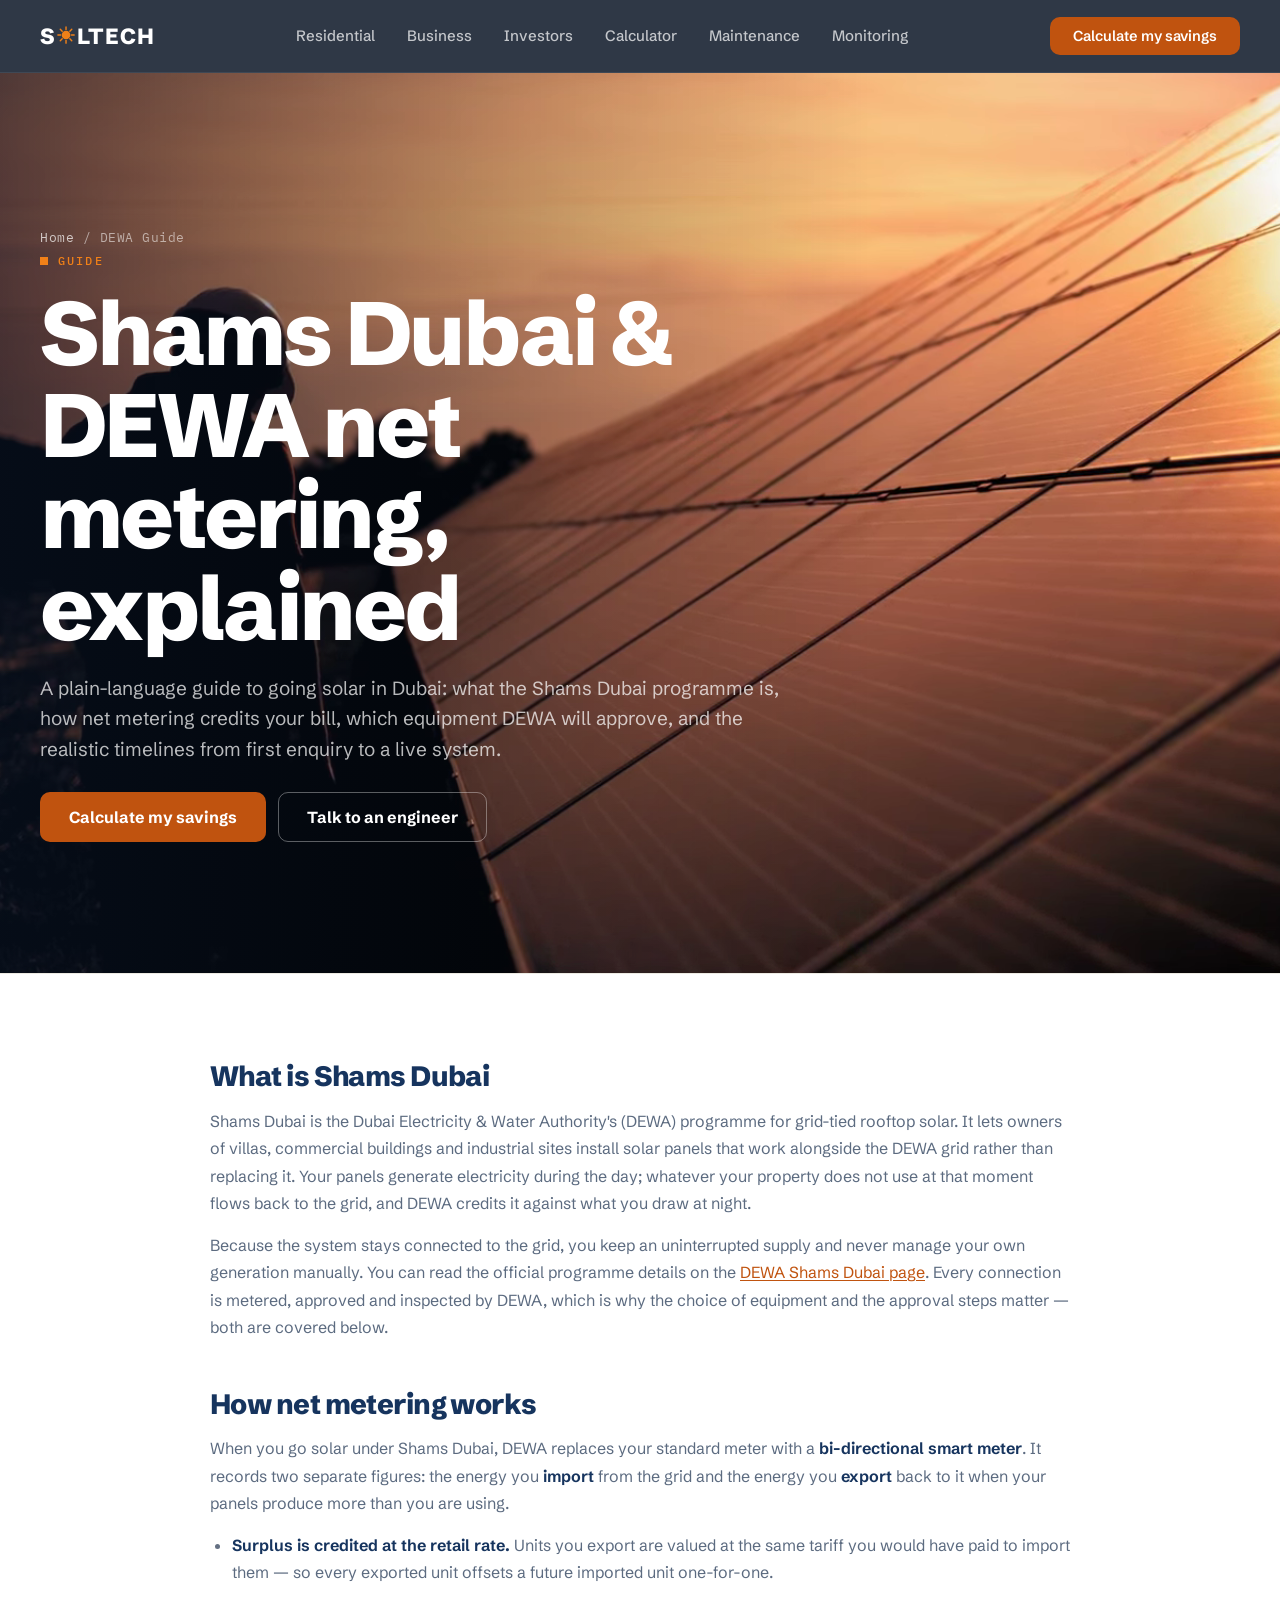
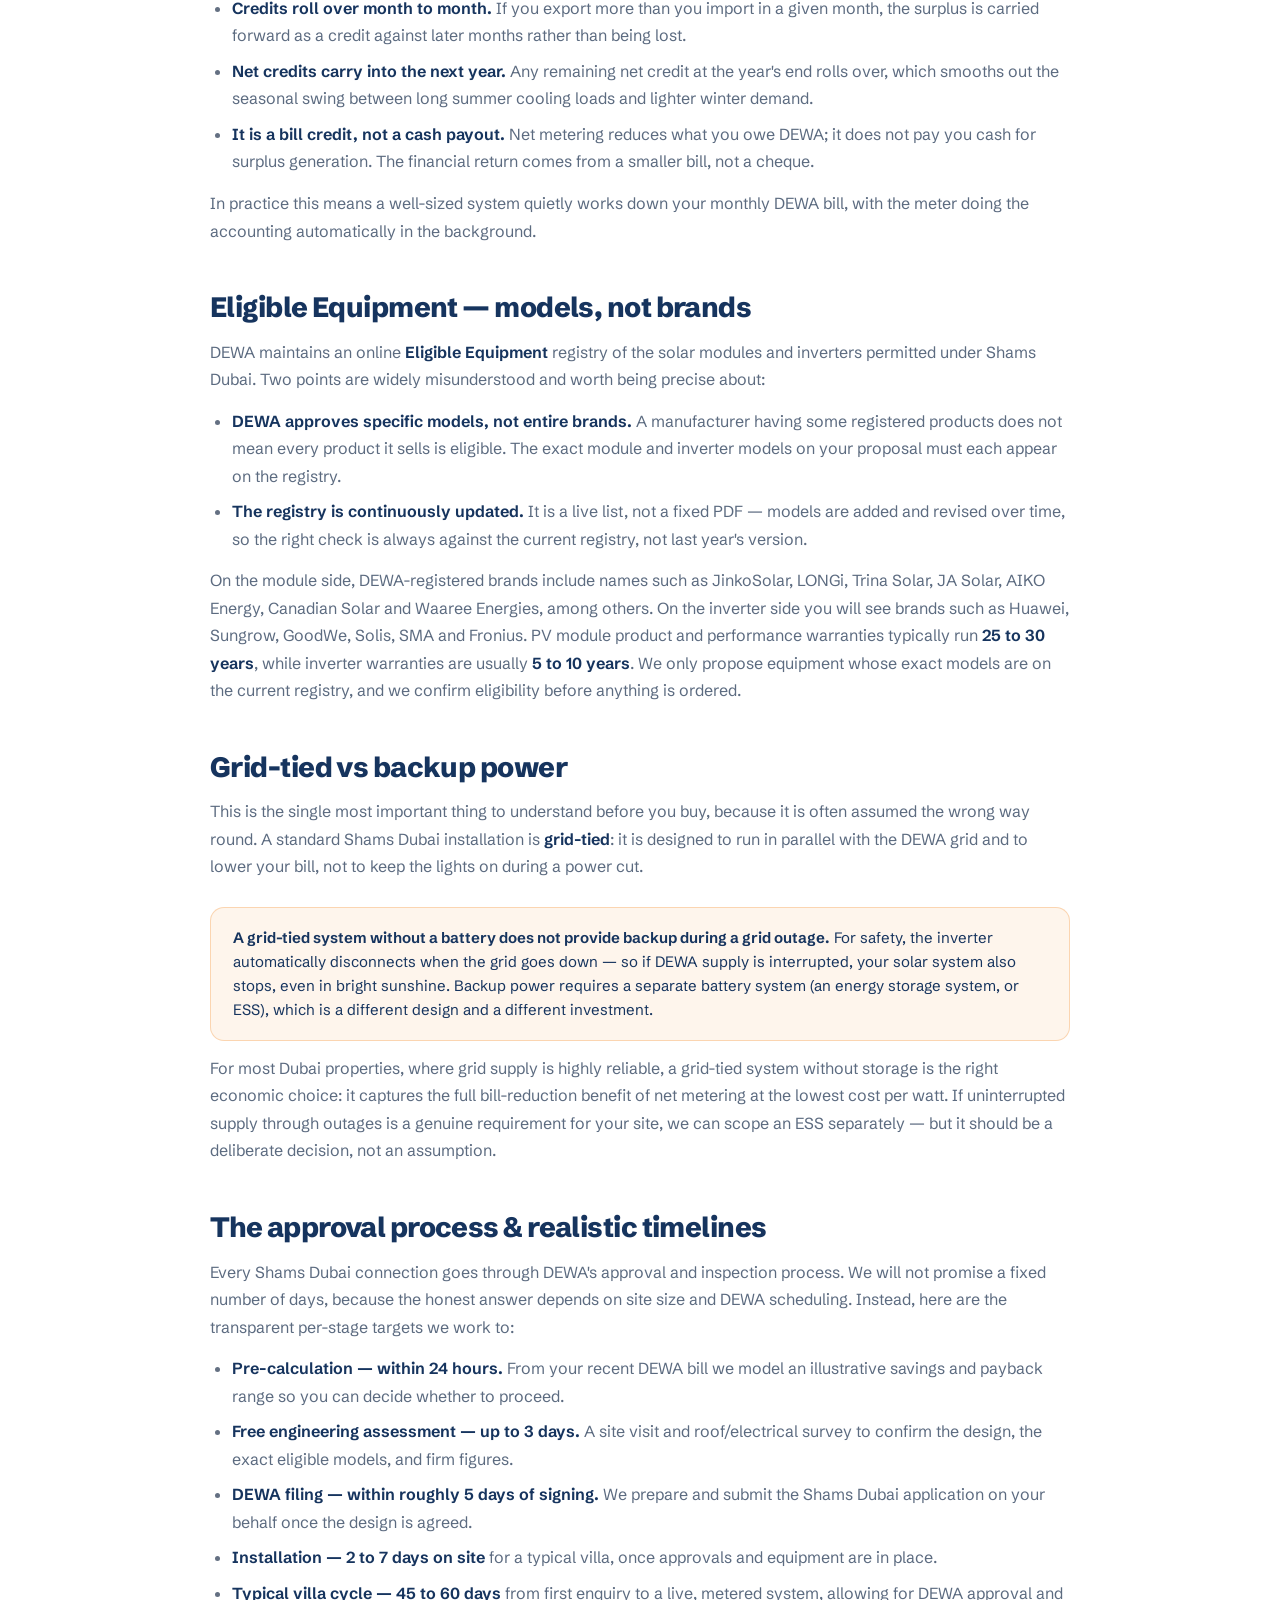
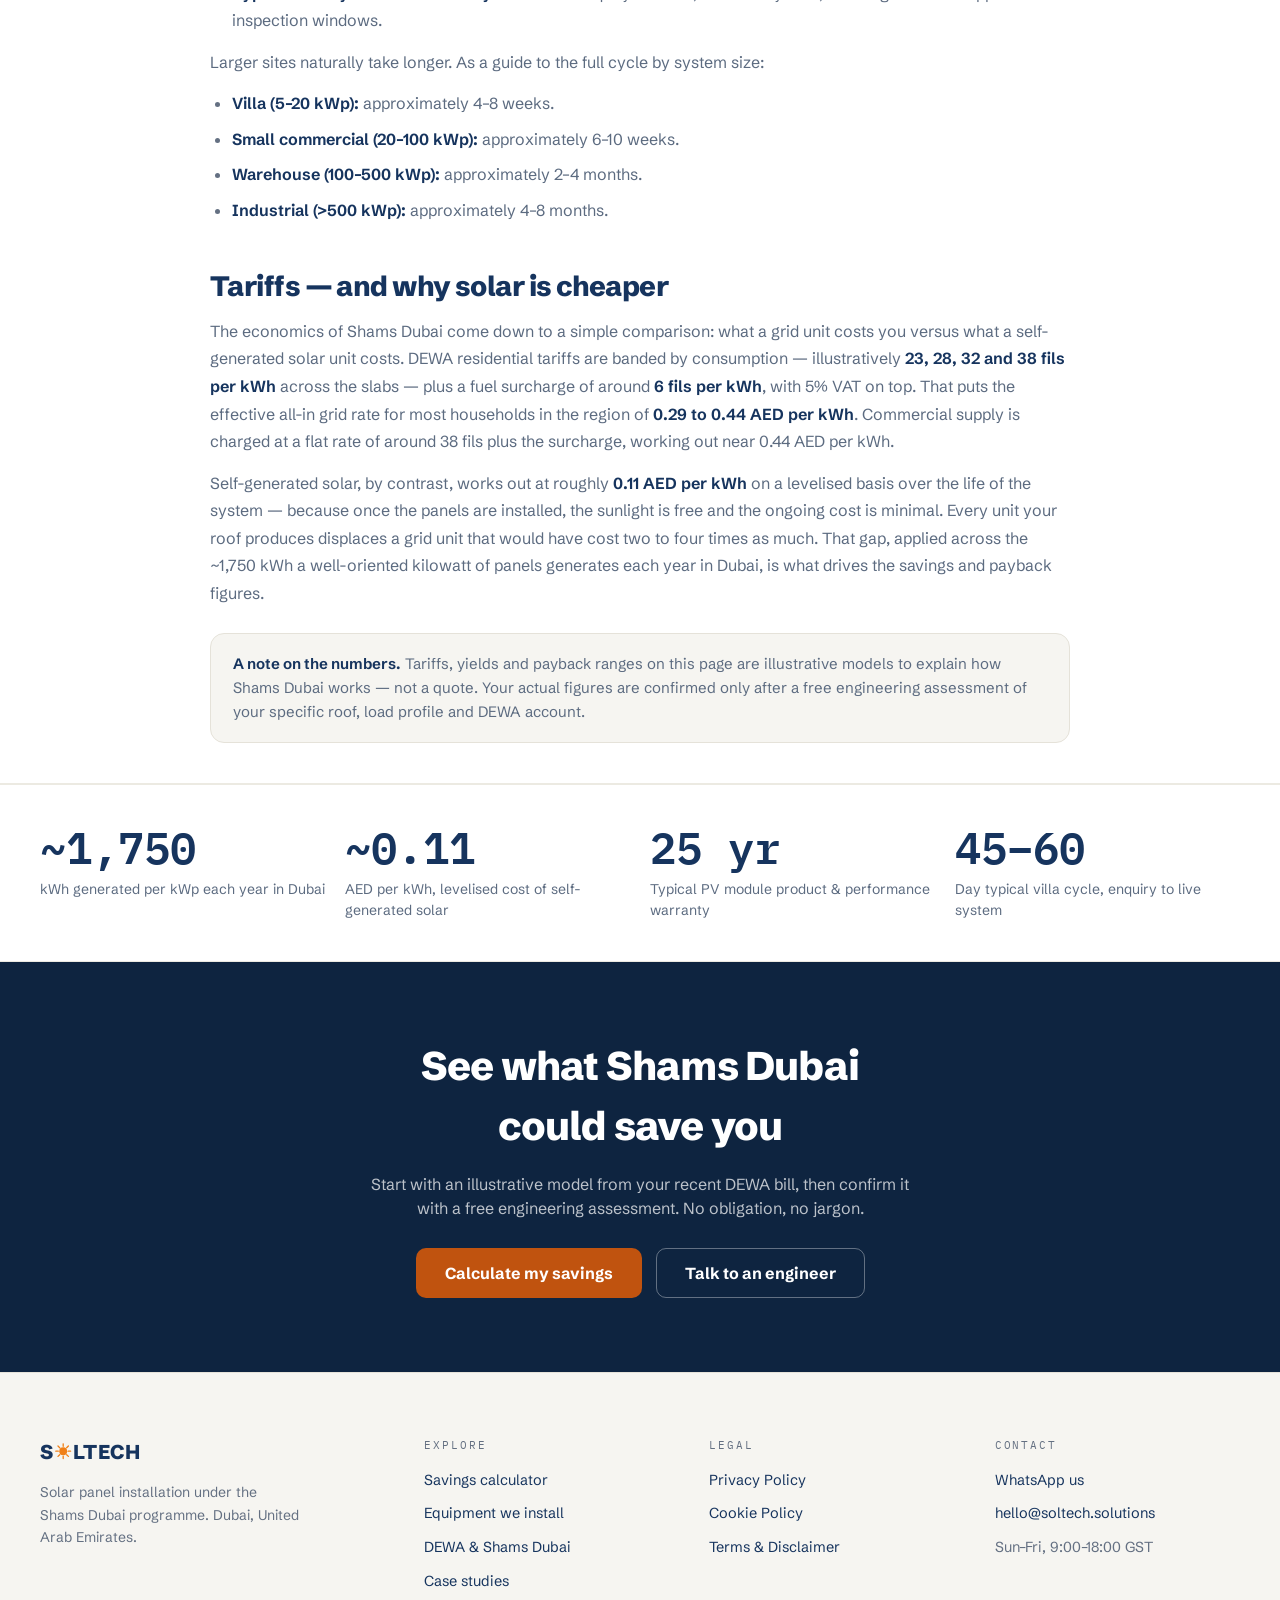
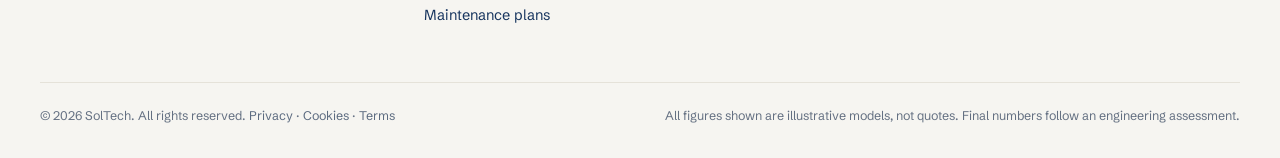
<file: dewa-guide.html>
<!DOCTYPE html>
<html lang="en">
<head>
<meta charset="utf-8">
<meta name="viewport" content="width=device-width, initial-scale=1">
<title>DEWA Shams Dubai &amp; Net Metering, Explained | SolTech</title>
<meta name="description" content="A clear guide to DEWA's Shams Dubai programme: how net metering works, the eligible-equipment registry, grid-tied vs battery backup, and realistic approval timelines.">
<link rel="canonical" href="https://soltech.solutions/dewa-guide.html">
<meta name="robots" content="index, follow">
<meta name="theme-color" content="#0E2440">
<script>document.documentElement.classList.add('js');</script>
<link rel="icon" href="assets/favicon.svg" type="image/svg+xml">
<link rel="preload" href="assets/fonts/schibsted-grotesk-latin.woff2" as="font" type="font/woff2" crossorigin>
<link rel="stylesheet" href="assets/css/styles.css?v=20">
<link rel="stylesheet" href="assets/css/pages.css?v=7">
</head>
<body>
<a href="#content" class="skip-link">Skip to content</a>
<header class="page-header">
  <div class="header-inner">
    <a href="/" class="brand" aria-label="SolTech home">S<svg class="brand__sun" viewBox="0 0 100 100" role="img" aria-label="O" focusable="false"><g stroke-width="8" stroke-linecap="round" fill="none"><line x1="50" y1="20" x2="50" y2="5"/><line x1="50" y1="80" x2="50" y2="95"/><line x1="20" y1="50" x2="5" y2="50"/><line x1="80" y1="50" x2="95" y2="50"/><line x1="71.2" y1="28.8" x2="81.8" y2="18.2"/><line x1="71.2" y1="71.2" x2="81.8" y2="81.8"/><line x1="28.8" y1="71.2" x2="18.2" y2="81.8"/><line x1="28.8" y1="28.8" x2="18.2" y2="18.2"/></g><circle cx="50" cy="50" r="24"/></svg>LTECH</a>
    <nav class="nav" aria-label="Primary">
      <a class="nav__link" href="/residential.html">Residential</a>
      <a class="nav__link" href="/business.html">Business</a>
      <a class="nav__link" href="/investors.html">Investors</a>
      <a class="nav__link" href="/calculator.html">Calculator</a>
      <a class="nav__link" href="/maintenance.html">Maintenance</a>
      <a class="nav__link" href="/monitoring.html">Monitoring</a>
    </nav>
    <a href="/calculator.html" class="btn btn--accent btn--sm header-cta">Calculate my savings</a>
    <button class="nav-toggle" id="navToggle" aria-label="Open menu" aria-expanded="false" aria-controls="mobileNav"><span></span></button>
  </div>
  <div class="mobile-nav" id="mobileNav">
    <a href="/residential.html">Residential</a>
    <a href="/business.html">Business</a>
    <a href="/investors.html">Investors</a>
    <a href="/calculator.html">Calculator</a>
    <a href="/maintenance.html">Maintenance</a>
    <a href="/monitoring.html">Monitoring</a>
    <a href="/calculator.html" class="btn btn--accent">Calculate savings</a>
  </div>
</header>
<main id="content">

  <section class="page-hero page-hero--video" data-reveal>
    <video class="page-hero__video" autoplay muted loop playsinline preload="metadata" poster="assets/img/hero-poster.jpg" aria-hidden="true">
      <source src="solar.webm" type="video/webm">
      <source src="solar-1600.mp4" type="video/mp4">
    </video>
    <div class="page-hero__scrim"></div>
    <div class="container">
      <div class="page-hero__wrap">
        <nav class="crumbs" aria-label="Breadcrumb">
          <a href="/">Home</a> / DEWA Guide
        </nav>
        <div class="eyebrow eyebrow--accent"><span class="eyebrow__sq"></span>Guide</div>
        <h1>Shams Dubai &amp; DEWA net metering, explained</h1>
        <p class="lead">A plain-language guide to going solar in Dubai: what the Shams Dubai programme is, how net metering credits your bill, which equipment DEWA will approve, and the realistic timelines from first enquiry to a live system.</p>
        <div class="page-hero__cta">
          <a href="/calculator.html" class="btn btn--accent">Calculate my savings</a>
          <a href="https://wa.me/971500000000?text=Hi%20SolTech%2C%20I%27d%20like%20to%20talk%20to%20an%20engineer%20about%20Shams%20Dubai" class="btn btn--ghost-light" rel="noopener">Talk to an engineer</a>
        </div>
      </div>
    </div>
  </section>

  <section class="section section--white" data-reveal>
    <div class="container">
      <div class="wrap prose">

        <h2>What is Shams Dubai</h2>
        <p>Shams Dubai is the Dubai Electricity &amp; Water Authority's (DEWA) programme for grid-tied rooftop solar. It lets owners of villas, commercial buildings and industrial sites install solar panels that work alongside the DEWA grid rather than replacing it. Your panels generate electricity during the day; whatever your property does not use at that moment flows back to the grid, and DEWA credits it against what you draw at night.</p>
        <p>Because the system stays connected to the grid, you keep an uninterrupted supply and never manage your own generation manually. You can read the official programme details on the <a href="https://www.dewa.gov.ae/en/consumer/solar-community/shams-dubai" rel="noopener">DEWA Shams Dubai page</a>. Every connection is metered, approved and inspected by DEWA, which is why the choice of equipment and the approval steps matter — both are covered below.</p>

        <h2>How net metering works</h2>
        <p>When you go solar under Shams Dubai, DEWA replaces your standard meter with a <strong>bi-directional smart meter</strong>. It records two separate figures: the energy you <strong>import</strong> from the grid and the energy you <strong>export</strong> back to it when your panels produce more than you are using.</p>
        <ul>
          <li><strong>Surplus is credited at the retail rate.</strong> Units you export are valued at the same tariff you would have paid to import them — so every exported unit offsets a future imported unit one-for-one.</li>
          <li><strong>Credits roll over month to month.</strong> If you export more than you import in a given month, the surplus is carried forward as a credit against later months rather than being lost.</li>
          <li><strong>Net credits carry into the next year.</strong> Any remaining net credit at the year's end rolls over, which smooths out the seasonal swing between long summer cooling loads and lighter winter demand.</li>
          <li><strong>It is a bill credit, not a cash payout.</strong> Net metering reduces what you owe DEWA; it does not pay you cash for surplus generation. The financial return comes from a smaller bill, not a cheque.</li>
        </ul>
        <p>In practice this means a well-sized system quietly works down your monthly DEWA bill, with the meter doing the accounting automatically in the background.</p>

        <h2>Eligible Equipment — models, not brands</h2>
        <p>DEWA maintains an online <strong>Eligible Equipment</strong> registry of the solar modules and inverters permitted under Shams Dubai. Two points are widely misunderstood and worth being precise about:</p>
        <ul>
          <li><strong>DEWA approves specific models, not entire brands.</strong> A manufacturer having some registered products does not mean every product it sells is eligible. The exact module and inverter models on your proposal must each appear on the registry.</li>
          <li><strong>The registry is continuously updated.</strong> It is a live list, not a fixed PDF — models are added and revised over time, so the right check is always against the current registry, not last year's version.</li>
        </ul>
        <p>On the module side, DEWA-registered brands include names such as JinkoSolar, LONGi, Trina Solar, JA Solar, AIKO Energy, Canadian Solar and Waaree Energies, among others. On the inverter side you will see brands such as Huawei, Sungrow, GoodWe, Solis, SMA and Fronius. PV module product and performance warranties typically run <strong>25 to 30 years</strong>, while inverter warranties are usually <strong>5 to 10 years</strong>. We only propose equipment whose exact models are on the current registry, and we confirm eligibility before anything is ordered.</p>

        <h2>Grid-tied vs backup power</h2>
        <p>This is the single most important thing to understand before you buy, because it is often assumed the wrong way round. A standard Shams Dubai installation is <strong>grid-tied</strong>: it is designed to run in parallel with the DEWA grid and to lower your bill, not to keep the lights on during a power cut.</p>
        <div class="callout">
          <strong>A grid-tied system without a battery does not provide backup during a grid outage.</strong> For safety, the inverter automatically disconnects when the grid goes down — so if DEWA supply is interrupted, your solar system also stops, even in bright sunshine. Backup power requires a separate battery system (an energy storage system, or ESS), which is a different design and a different investment.
        </div>
        <p>For most Dubai properties, where grid supply is highly reliable, a grid-tied system without storage is the right economic choice: it captures the full bill-reduction benefit of net metering at the lowest cost per watt. If uninterrupted supply through outages is a genuine requirement for your site, we can scope an ESS separately — but it should be a deliberate decision, not an assumption.</p>

        <h2>The approval process &amp; realistic timelines</h2>
        <p>Every Shams Dubai connection goes through DEWA's approval and inspection process. We will not promise a fixed number of days, because the honest answer depends on site size and DEWA scheduling. Instead, here are the transparent per-stage targets we work to:</p>
        <ul>
          <li><strong>Pre-calculation — within 24 hours.</strong> From your recent DEWA bill we model an illustrative savings and payback range so you can decide whether to proceed.</li>
          <li><strong>Free engineering assessment — up to 3 days.</strong> A site visit and roof/electrical survey to confirm the design, the exact eligible models, and firm figures.</li>
          <li><strong>DEWA filing — within roughly 5 days of signing.</strong> We prepare and submit the Shams Dubai application on your behalf once the design is agreed.</li>
          <li><strong>Installation — 2 to 7 days on site</strong> for a typical villa, once approvals and equipment are in place.</li>
          <li><strong>Typical villa cycle — 45 to 60 days</strong> from first enquiry to a live, metered system, allowing for DEWA approval and inspection windows.</li>
        </ul>
        <p>Larger sites naturally take longer. As a guide to the full cycle by system size:</p>
        <ul>
          <li><strong>Villa (5&#8211;20 kWp):</strong> approximately 4&#8211;8 weeks.</li>
          <li><strong>Small commercial (20&#8211;100 kWp):</strong> approximately 6&#8211;10 weeks.</li>
          <li><strong>Warehouse (100&#8211;500 kWp):</strong> approximately 2&#8211;4 months.</li>
          <li><strong>Industrial (&gt;500 kWp):</strong> approximately 4&#8211;8 months.</li>
        </ul>

        <h2>Tariffs — and why solar is cheaper</h2>
        <p>The economics of Shams Dubai come down to a simple comparison: what a grid unit costs you versus what a self-generated solar unit costs. DEWA residential tariffs are banded by consumption — illustratively <strong>23, 28, 32 and 38 fils per kWh</strong> across the slabs — plus a fuel surcharge of around <strong>6 fils per kWh</strong>, with 5% VAT on top. That puts the effective all-in grid rate for most households in the region of <strong>0.29 to 0.44 AED per kWh</strong>. Commercial supply is charged at a flat rate of around 38 fils plus the surcharge, working out near 0.44 AED per kWh.</p>
        <p>Self-generated solar, by contrast, works out at roughly <strong>0.11 AED per kWh</strong> on a levelised basis over the life of the system — because once the panels are installed, the sunlight is free and the ongoing cost is minimal. Every unit your roof produces displaces a grid unit that would have cost two to four times as much. That gap, applied across the ~1,750 kWh a well-oriented kilowatt of panels generates each year in Dubai, is what drives the savings and payback figures.</p>

        <div class="callout callout--muted">
          <strong>A note on the numbers.</strong> Tariffs, yields and payback ranges on this page are illustrative models to explain how Shams Dubai works — not a quote. Your actual figures are confirmed only after a free engineering assessment of your specific roof, load profile and DEWA account.
        </div>

      </div>
    </div>
  </section>

  <section class="section section--white" data-reveal>
    <div class="container">
      <div class="kpi-row">
        <div class="kpi">
          <div class="kpi__v">~1,750</div>
          <div class="kpi__k">kWh generated per kWp each year in Dubai</div>
        </div>
        <div class="kpi">
          <div class="kpi__v">~0.11</div>
          <div class="kpi__k">AED per kWh, levelised cost of self-generated solar</div>
        </div>
        <div class="kpi">
          <div class="kpi__v">25 yr</div>
          <div class="kpi__k">Typical PV module product &amp; performance warranty</div>
        </div>
        <div class="kpi">
          <div class="kpi__v">45&#8211;60</div>
          <div class="kpi__k">Day typical villa cycle, enquiry to live system</div>
        </div>
      </div>
    </div>
  </section>

  <section class="page-cta" data-reveal>
    <div class="container">
      <h2>See what Shams Dubai could save you</h2>
      <p>Start with an illustrative model from your recent DEWA bill, then confirm it with a free engineering assessment. No obligation, no jargon.</p>
      <div class="page-cta__actions">
        <a href="/calculator.html" class="btn btn--accent">Calculate my savings</a>
        <a href="https://wa.me/971500000000?text=Hi%20SolTech%2C%20I%27d%20like%20to%20talk%20to%20an%20engineer%20about%20Shams%20Dubai" class="btn btn--ghost-light" rel="noopener">Talk to an engineer</a>
      </div>
    </div>
  </section>

</main>
<footer class="site-footer">
  <div class="footer-inner">
    <div class="footer-grid">
      <div class="footer-brand">
        <div class="brand" style="font-size:20px">S<svg class="brand__sun" viewBox="0 0 100 100" role="img" aria-label="O" focusable="false"><g stroke-width="8" stroke-linecap="round" fill="none"><line x1="50" y1="20" x2="50" y2="5"/><line x1="50" y1="80" x2="50" y2="95"/><line x1="20" y1="50" x2="5" y2="50"/><line x1="80" y1="50" x2="95" y2="50"/><line x1="71.2" y1="28.8" x2="81.8" y2="18.2"/><line x1="71.2" y1="71.2" x2="81.8" y2="81.8"/><line x1="28.8" y1="71.2" x2="18.2" y2="81.8"/><line x1="28.8" y1="28.8" x2="18.2" y2="18.2"/></g><circle cx="50" cy="50" r="24"/></svg>LTECH</div>
        <p>Solar panel installation under the Shams Dubai programme. Dubai, United Arab Emirates.</p>
      </div>
      <div class="footer-col">
        <div class="footer-col__k">Explore</div>
        <a href="/calculator.html">Savings calculator</a>
        <a href="/equipment.html">Equipment we install</a>
        <a href="/dewa-guide.html">DEWA &amp; Shams Dubai</a>
        <a href="/case-studies.html">Case studies</a>
        <a href="/maintenance.html">Maintenance plans</a>
      </div>
      <div class="footer-col">
        <div class="footer-col__k">Legal</div>
        <a href="/privacy.html">Privacy Policy</a>
        <a href="/cookies.html">Cookie Policy</a>
        <a href="/terms.html">Terms &amp; Disclaimer</a>
      </div>
      <div class="footer-col">
        <div class="footer-col__k">Contact</div>
        <a href="https://wa.me/971500000000" rel="noopener">WhatsApp us</a>
        <a href="mailto:hello@soltech.solutions">hello@soltech.solutions</a>
        <span style="color:var(--faint)">Sun&#8211;Fri, 9:00&#8211;18:00 GST</span>
      </div>
    </div>
    <div class="footer-bottom">
      <span class="footer-legal">&copy; 2026 SolTech. All rights reserved. <a href="/privacy.html">Privacy</a> &middot; <a href="/cookies.html">Cookies</a> &middot; <a href="/terms.html">Terms</a></span>
      <span>All figures shown are illustrative models, not quotes. Final numbers follow an engineering assessment.</span>
    </div>
  </div>
</footer>
<script src="assets/js/script.js?v=16" defer></script>
</body>
</html>
</file>
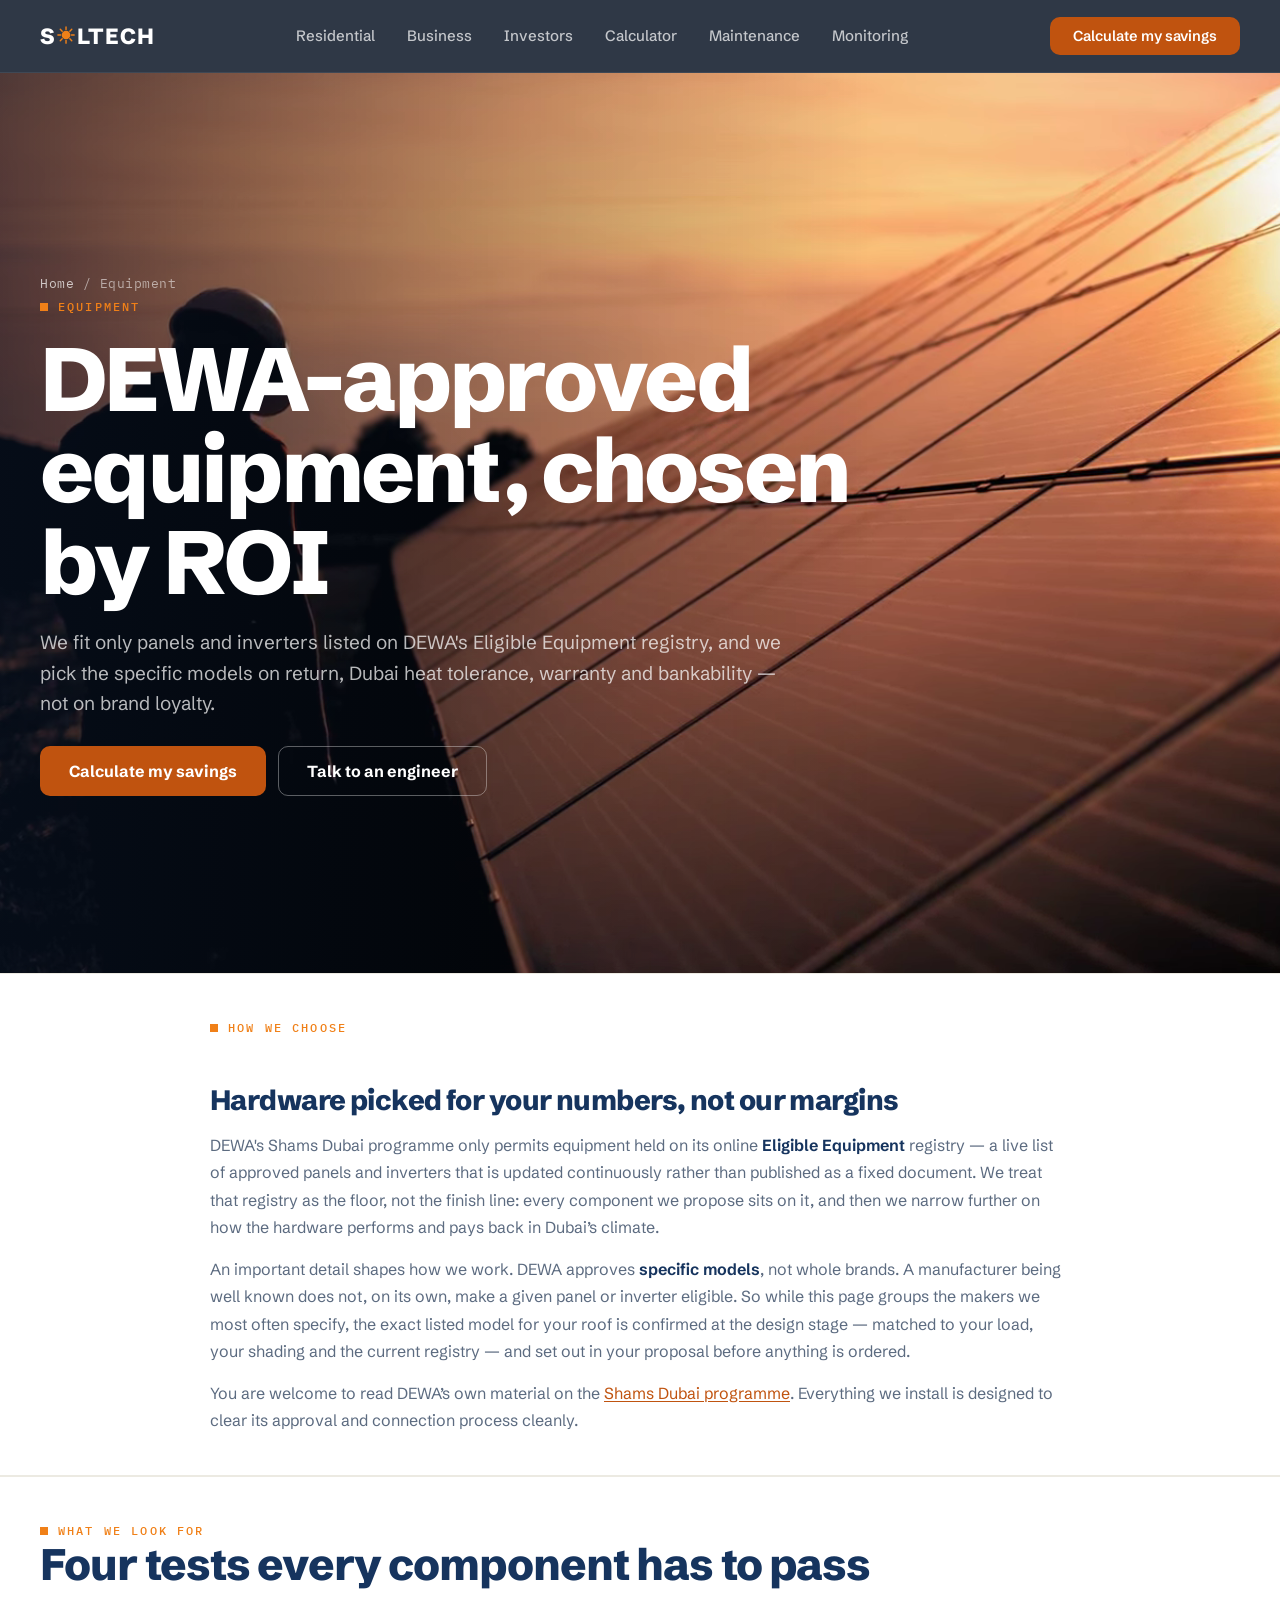
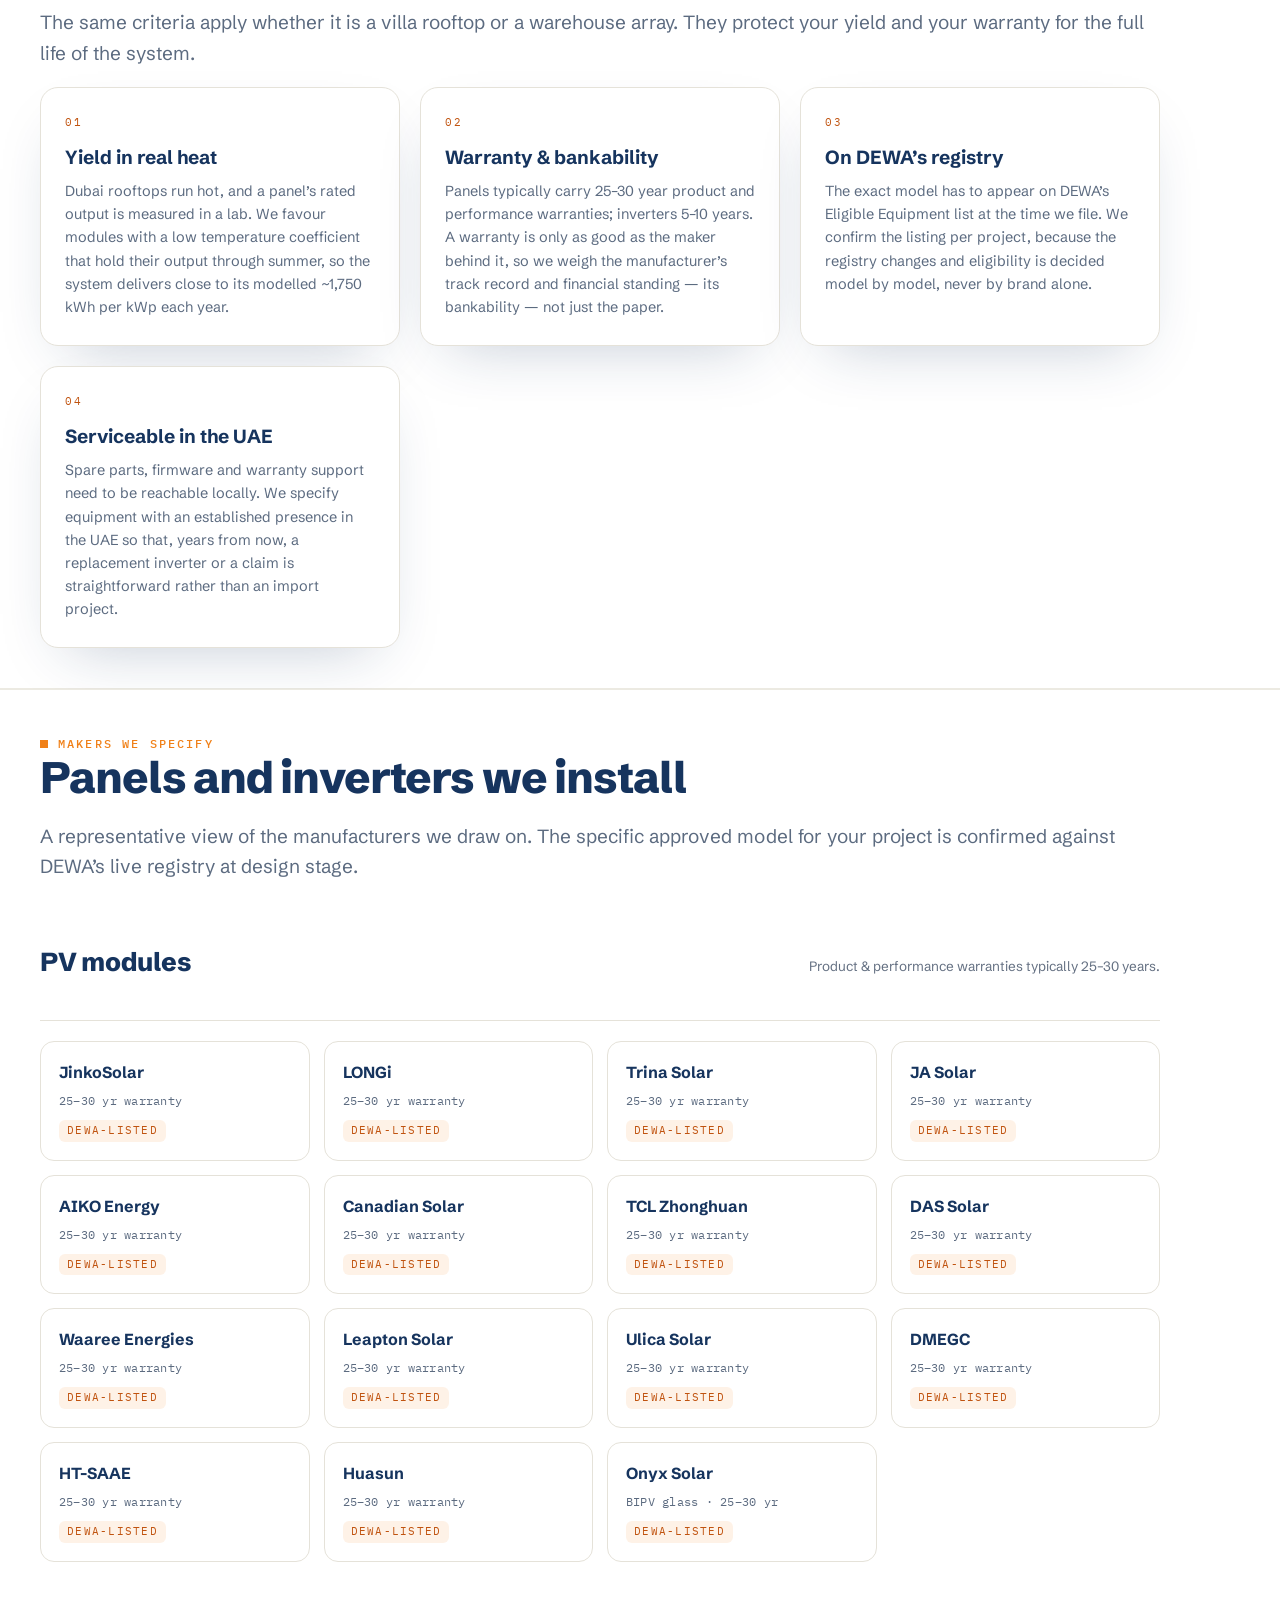
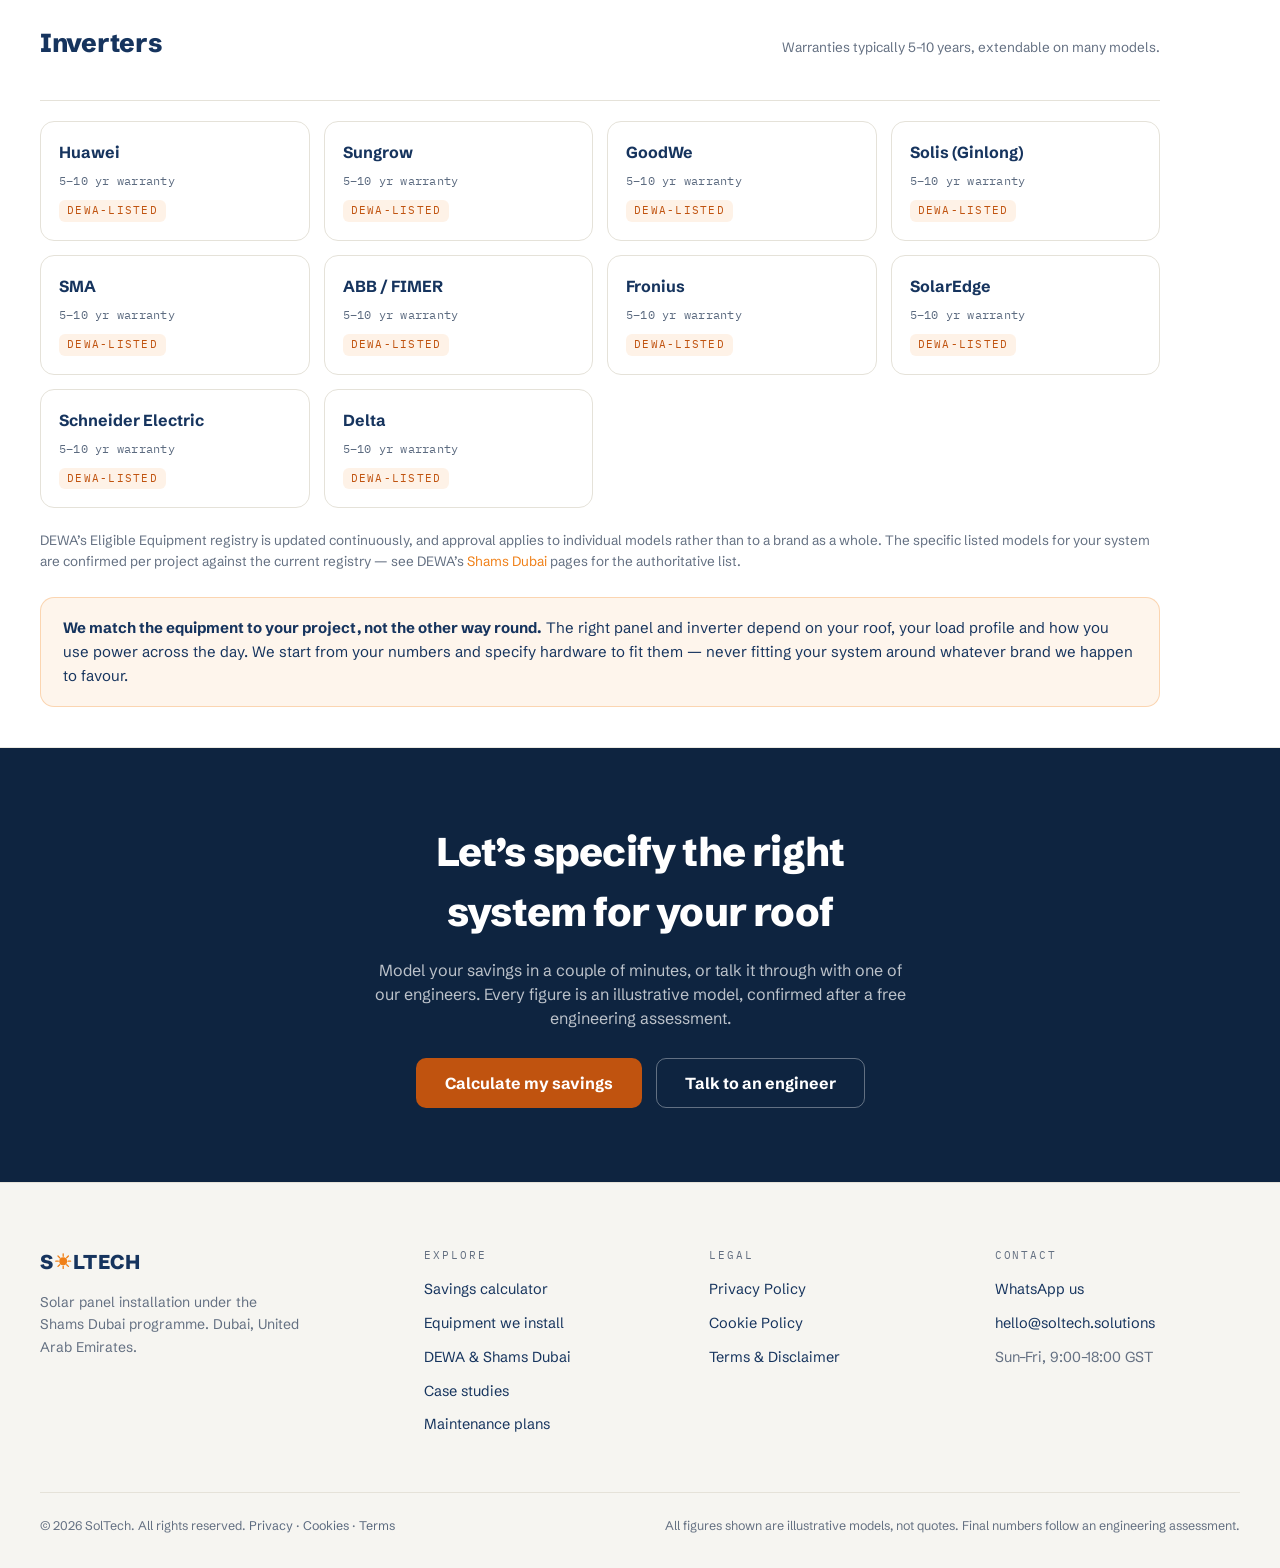
<file: equipment.html>
<!DOCTYPE html>
<html lang="en">
<head>
<meta charset="utf-8">
<meta name="viewport" content="width=device-width, initial-scale=1">
<title>Solar Equipment We Install in Dubai | SolTech</title>
<meta name="description" content="We fit only DEWA-approved (Eligible Equipment) panels and inverters, chosen on ROI, Dubai heat tolerance, warranty and bankability — not on brand loyalty.">
<link rel="canonical" href="https://soltech.solutions/equipment.html">
<meta name="robots" content="index, follow">
<meta name="theme-color" content="#0E2440">
<script>document.documentElement.classList.add('js');</script>
<link rel="icon" href="assets/favicon.svg" type="image/svg+xml">
<link rel="preload" href="assets/fonts/schibsted-grotesk-latin.woff2" as="font" type="font/woff2" crossorigin>
<link rel="stylesheet" href="assets/css/styles.css?v=20">
<link rel="stylesheet" href="assets/css/pages.css?v=7">
</head>
<body>
<a href="#content" class="skip-link">Skip to content</a>
<header class="page-header">
  <div class="header-inner">
    <a href="/" class="brand" aria-label="SolTech home">S<svg class="brand__sun" viewBox="0 0 100 100" role="img" aria-label="O" focusable="false"><g stroke-width="8" stroke-linecap="round" fill="none"><line x1="50" y1="20" x2="50" y2="5"/><line x1="50" y1="80" x2="50" y2="95"/><line x1="20" y1="50" x2="5" y2="50"/><line x1="80" y1="50" x2="95" y2="50"/><line x1="71.2" y1="28.8" x2="81.8" y2="18.2"/><line x1="71.2" y1="71.2" x2="81.8" y2="81.8"/><line x1="28.8" y1="71.2" x2="18.2" y2="81.8"/><line x1="28.8" y1="28.8" x2="18.2" y2="18.2"/></g><circle cx="50" cy="50" r="24"/></svg>LTECH</a>
    <nav class="nav" aria-label="Primary">
      <a class="nav__link" href="/residential.html">Residential</a>
      <a class="nav__link" href="/business.html">Business</a>
      <a class="nav__link" href="/investors.html">Investors</a>
      <a class="nav__link" href="/calculator.html">Calculator</a>
      <a class="nav__link" href="/maintenance.html">Maintenance</a>
      <a class="nav__link" href="/monitoring.html">Monitoring</a>
    </nav>
    <a href="/calculator.html" class="btn btn--accent btn--sm header-cta">Calculate my savings</a>
    <button class="nav-toggle" id="navToggle" aria-label="Open menu" aria-expanded="false" aria-controls="mobileNav"><span></span></button>
  </div>
  <div class="mobile-nav" id="mobileNav">
    <a href="/residential.html">Residential</a>
    <a href="/business.html">Business</a>
    <a href="/investors.html">Investors</a>
    <a href="/calculator.html">Calculator</a>
    <a href="/maintenance.html">Maintenance</a>
    <a href="/monitoring.html">Monitoring</a>
    <a href="/calculator.html" class="btn btn--accent">Calculate savings</a>
  </div>
</header>
<main id="content">

  <section class="page-hero page-hero--video" data-reveal>
    <video class="page-hero__video" autoplay muted loop playsinline preload="metadata" poster="assets/img/hero-poster.jpg" aria-hidden="true">
      <source src="solar.webm" type="video/webm">
      <source src="solar-1600.mp4" type="video/mp4">
    </video>
    <div class="page-hero__scrim"></div>
    <div class="container">
      <div class="page-hero__wrap">
        <nav class="crumbs" aria-label="Breadcrumb"><a href="/">Home</a> / Equipment</nav>
        <div class="eyebrow"><span class="eyebrow__sq"></span>Equipment</div>
        <h1>DEWA-approved equipment, chosen by ROI</h1>
        <p class="lead">We fit only panels and inverters listed on DEWA's Eligible Equipment registry, and we pick the specific models on return, Dubai heat tolerance, warranty and bankability &mdash; not on brand loyalty.</p>
        <div class="page-hero__cta">
          <a href="/calculator.html" class="btn btn--accent">Calculate my savings</a>
          <a href="https://wa.me/971500000000" class="btn btn--ghost-light" rel="noopener">Talk to an engineer</a>
        </div>
      </div>
    </div>
  </section>

  <section class="section section--white" data-reveal>
    <div class="container">
      <div class="wrap prose">
        <div class="eyebrow eyebrow--accent"><span class="eyebrow__sq"></span>How we choose</div>
        <h2>Hardware picked for your numbers, not our margins</h2>
        <p>DEWA's Shams Dubai programme only permits equipment held on its online <strong>Eligible Equipment</strong> registry &mdash; a live list of approved panels and inverters that is updated continuously rather than published as a fixed document. We treat that registry as the floor, not the finish line: every component we propose sits on it, and then we narrow further on how the hardware performs and pays back in Dubai&rsquo;s climate.</p>
        <p>An important detail shapes how we work. DEWA approves <strong>specific models</strong>, not whole brands. A manufacturer being well known does not, on its own, make a given panel or inverter eligible. So while this page groups the makers we most often specify, the exact listed model for your roof is confirmed at the design stage &mdash; matched to your load, your shading and the current registry &mdash; and set out in your proposal before anything is ordered.</p>
        <p>You are welcome to read DEWA&rsquo;s own material on the <a href="https://www.dewa.gov.ae/en/consumer/solar-community/shams-dubai" rel="noopener">Shams Dubai programme</a>. Everything we install is designed to clear its approval and connection process cleanly.</p>
      </div>
    </div>
  </section>

  <section class="section section--white" data-reveal>
    <div class="container">
      <div class="wrap--wide">
        <div class="eyebrow eyebrow--accent"><span class="eyebrow__sq"></span>What we look for</div>
        <h2 class="h2">Four tests every component has to pass</h2>
        <p class="lead">The same criteria apply whether it is a villa rooftop or a warehouse array. They protect your yield and your warranty for the full life of the system.</p>
        <div class="feature-grid">
          <div class="feature-card">
            <div class="feature-card__k">01</div>
            <h3>Yield in real heat</h3>
            <p>Dubai rooftops run hot, and a panel&rsquo;s rated output is measured in a lab. We favour modules with a low temperature coefficient that hold their output through summer, so the system delivers close to its modelled ~1,750 kWh per kWp each year.</p>
          </div>
          <div class="feature-card">
            <div class="feature-card__k">02</div>
            <h3>Warranty &amp; bankability</h3>
            <p>Panels typically carry 25&ndash;30 year product and performance warranties; inverters 5&ndash;10 years. A warranty is only as good as the maker behind it, so we weigh the manufacturer&rsquo;s track record and financial standing &mdash; its bankability &mdash; not just the paper.</p>
          </div>
          <div class="feature-card">
            <div class="feature-card__k">03</div>
            <h3>On DEWA&rsquo;s registry</h3>
            <p>The exact model has to appear on DEWA&rsquo;s Eligible Equipment list at the time we file. We confirm the listing per project, because the registry changes and eligibility is decided model by model, never by brand alone.</p>
          </div>
          <div class="feature-card">
            <div class="feature-card__k">04</div>
            <h3>Serviceable in the UAE</h3>
            <p>Spare parts, firmware and warranty support need to be reachable locally. We specify equipment with an established presence in the UAE so that, years from now, a replacement inverter or a claim is straightforward rather than an import project.</p>
          </div>
        </div>
      </div>
    </div>
  </section>

  <section class="section section--white" data-reveal>
    <div class="container">
      <div class="wrap--wide">
        <div class="eyebrow eyebrow--accent"><span class="eyebrow__sq"></span>Makers we specify</div>
        <h2 class="h2">Panels and inverters we install</h2>
        <p class="lead">A representative view of the manufacturers we draw on. The specific approved model for your project is confirmed against DEWA&rsquo;s live registry at design stage.</p>

        <div class="brand-cat">
          <div class="brand-cat__head">
            <h2>PV modules</h2>
            <span class="brand-cat__note">Product &amp; performance warranties typically 25&ndash;30 years.</span>
          </div>
          <div class="brand-grid">
            <div class="brand-chip"><span class="brand-chip__name">JinkoSolar</span><span class="brand-chip__meta">25&ndash;30 yr warranty</span><span class="brand-chip__tag">DEWA-listed</span></div>
            <div class="brand-chip"><span class="brand-chip__name">LONGi</span><span class="brand-chip__meta">25&ndash;30 yr warranty</span><span class="brand-chip__tag">DEWA-listed</span></div>
            <div class="brand-chip"><span class="brand-chip__name">Trina Solar</span><span class="brand-chip__meta">25&ndash;30 yr warranty</span><span class="brand-chip__tag">DEWA-listed</span></div>
            <div class="brand-chip"><span class="brand-chip__name">JA Solar</span><span class="brand-chip__meta">25&ndash;30 yr warranty</span><span class="brand-chip__tag">DEWA-listed</span></div>
            <div class="brand-chip"><span class="brand-chip__name">AIKO Energy</span><span class="brand-chip__meta">25&ndash;30 yr warranty</span><span class="brand-chip__tag">DEWA-listed</span></div>
            <div class="brand-chip"><span class="brand-chip__name">Canadian Solar</span><span class="brand-chip__meta">25&ndash;30 yr warranty</span><span class="brand-chip__tag">DEWA-listed</span></div>
            <div class="brand-chip"><span class="brand-chip__name">TCL Zhonghuan</span><span class="brand-chip__meta">25&ndash;30 yr warranty</span><span class="brand-chip__tag">DEWA-listed</span></div>
            <div class="brand-chip"><span class="brand-chip__name">DAS Solar</span><span class="brand-chip__meta">25&ndash;30 yr warranty</span><span class="brand-chip__tag">DEWA-listed</span></div>
            <div class="brand-chip"><span class="brand-chip__name">Waaree Energies</span><span class="brand-chip__meta">25&ndash;30 yr warranty</span><span class="brand-chip__tag">DEWA-listed</span></div>
            <div class="brand-chip"><span class="brand-chip__name">Leapton Solar</span><span class="brand-chip__meta">25&ndash;30 yr warranty</span><span class="brand-chip__tag">DEWA-listed</span></div>
            <div class="brand-chip"><span class="brand-chip__name">Ulica Solar</span><span class="brand-chip__meta">25&ndash;30 yr warranty</span><span class="brand-chip__tag">DEWA-listed</span></div>
            <div class="brand-chip"><span class="brand-chip__name">DMEGC</span><span class="brand-chip__meta">25&ndash;30 yr warranty</span><span class="brand-chip__tag">DEWA-listed</span></div>
            <div class="brand-chip"><span class="brand-chip__name">HT-SAAE</span><span class="brand-chip__meta">25&ndash;30 yr warranty</span><span class="brand-chip__tag">DEWA-listed</span></div>
            <div class="brand-chip"><span class="brand-chip__name">Huasun</span><span class="brand-chip__meta">25&ndash;30 yr warranty</span><span class="brand-chip__tag">DEWA-listed</span></div>
            <div class="brand-chip"><span class="brand-chip__name">Onyx Solar</span><span class="brand-chip__meta">BIPV glass &middot; 25&ndash;30 yr</span><span class="brand-chip__tag">DEWA-listed</span></div>
          </div>
        </div>

        <div class="brand-cat">
          <div class="brand-cat__head">
            <h2>Inverters</h2>
            <span class="brand-cat__note">Warranties typically 5&ndash;10 years, extendable on many models.</span>
          </div>
          <div class="brand-grid">
            <div class="brand-chip"><span class="brand-chip__name">Huawei</span><span class="brand-chip__meta">5&ndash;10 yr warranty</span><span class="brand-chip__tag">DEWA-listed</span></div>
            <div class="brand-chip"><span class="brand-chip__name">Sungrow</span><span class="brand-chip__meta">5&ndash;10 yr warranty</span><span class="brand-chip__tag">DEWA-listed</span></div>
            <div class="brand-chip"><span class="brand-chip__name">GoodWe</span><span class="brand-chip__meta">5&ndash;10 yr warranty</span><span class="brand-chip__tag">DEWA-listed</span></div>
            <div class="brand-chip"><span class="brand-chip__name">Solis (Ginlong)</span><span class="brand-chip__meta">5&ndash;10 yr warranty</span><span class="brand-chip__tag">DEWA-listed</span></div>
            <div class="brand-chip"><span class="brand-chip__name">SMA</span><span class="brand-chip__meta">5&ndash;10 yr warranty</span><span class="brand-chip__tag">DEWA-listed</span></div>
            <div class="brand-chip"><span class="brand-chip__name">ABB / FIMER</span><span class="brand-chip__meta">5&ndash;10 yr warranty</span><span class="brand-chip__tag">DEWA-listed</span></div>
            <div class="brand-chip"><span class="brand-chip__name">Fronius</span><span class="brand-chip__meta">5&ndash;10 yr warranty</span><span class="brand-chip__tag">DEWA-listed</span></div>
            <div class="brand-chip"><span class="brand-chip__name">SolarEdge</span><span class="brand-chip__meta">5&ndash;10 yr warranty</span><span class="brand-chip__tag">DEWA-listed</span></div>
            <div class="brand-chip"><span class="brand-chip__name">Schneider Electric</span><span class="brand-chip__meta">5&ndash;10 yr warranty</span><span class="brand-chip__tag">DEWA-listed</span></div>
            <div class="brand-chip"><span class="brand-chip__name">Delta</span><span class="brand-chip__meta">5&ndash;10 yr warranty</span><span class="brand-chip__tag">DEWA-listed</span></div>
          </div>
        </div>

        <p class="brand-cat__note" style="margin-top:22px">DEWA&rsquo;s Eligible Equipment registry is updated continuously, and approval applies to individual models rather than to a brand as a whole. The specific listed models for your system are confirmed per project against the current registry &mdash; see DEWA&rsquo;s <a href="https://www.dewa.gov.ae/en/consumer/solar-community/shams-dubai" rel="noopener" class="accent">Shams Dubai</a> pages for the authoritative list.</p>

        <div class="callout">
          <strong>We match the equipment to your project, not the other way round.</strong> The right panel and inverter depend on your roof, your load profile and how you use power across the day. We start from your numbers and specify hardware to fit them &mdash; never fitting your system around whatever brand we happen to favour.
        </div>
      </div>
    </div>
  </section>

  <section class="page-cta" data-reveal>
    <div class="container">
      <h2>Let&rsquo;s specify the right system for your roof</h2>
      <p>Model your savings in a couple of minutes, or talk it through with one of our engineers. Every figure is an illustrative model, confirmed after a free engineering assessment.</p>
      <div class="page-cta__actions">
        <a href="/calculator.html" class="btn btn--accent">Calculate my savings</a>
        <a href="https://wa.me/971500000000" class="btn btn--ghost-light" rel="noopener">Talk to an engineer</a>
      </div>
    </div>
  </section>

</main>
<footer class="site-footer">
  <div class="footer-inner">
    <div class="footer-grid">
      <div class="footer-brand">
        <div class="brand" style="font-size:20px">S<svg class="brand__sun" viewBox="0 0 100 100" role="img" aria-label="O" focusable="false"><g stroke-width="8" stroke-linecap="round" fill="none"><line x1="50" y1="20" x2="50" y2="5"/><line x1="50" y1="80" x2="50" y2="95"/><line x1="20" y1="50" x2="5" y2="50"/><line x1="80" y1="50" x2="95" y2="50"/><line x1="71.2" y1="28.8" x2="81.8" y2="18.2"/><line x1="71.2" y1="71.2" x2="81.8" y2="81.8"/><line x1="28.8" y1="71.2" x2="18.2" y2="81.8"/><line x1="28.8" y1="28.8" x2="18.2" y2="18.2"/></g><circle cx="50" cy="50" r="24"/></svg>LTECH</div>
        <p>Solar panel installation under the Shams Dubai programme. Dubai, United Arab Emirates.</p>
      </div>
      <div class="footer-col">
        <div class="footer-col__k">Explore</div>
        <a href="/calculator.html">Savings calculator</a>
        <a href="/equipment.html">Equipment we install</a>
        <a href="/dewa-guide.html">DEWA &amp; Shams Dubai</a>
        <a href="/case-studies.html">Case studies</a>
        <a href="/maintenance.html">Maintenance plans</a>
      </div>
      <div class="footer-col">
        <div class="footer-col__k">Legal</div>
        <a href="/privacy.html">Privacy Policy</a>
        <a href="/cookies.html">Cookie Policy</a>
        <a href="/terms.html">Terms &amp; Disclaimer</a>
      </div>
      <div class="footer-col">
        <div class="footer-col__k">Contact</div>
        <a href="https://wa.me/971500000000" rel="noopener">WhatsApp us</a>
        <a href="mailto:hello@soltech.solutions">hello@soltech.solutions</a>
        <span style="color:var(--faint)">Sun&#8211;Fri, 9:00&#8211;18:00 GST</span>
      </div>
    </div>
    <div class="footer-bottom">
      <span class="footer-legal">&copy; 2026 SolTech. All rights reserved. <a href="/privacy.html">Privacy</a> &middot; <a href="/cookies.html">Cookies</a> &middot; <a href="/terms.html">Terms</a></span>
      <span>All figures shown are illustrative models, not quotes. Final numbers follow an engineering assessment.</span>
    </div>
  </div>
</footer>
<script src="assets/js/script.js?v=16" defer></script>
</body>
</html>
</file>
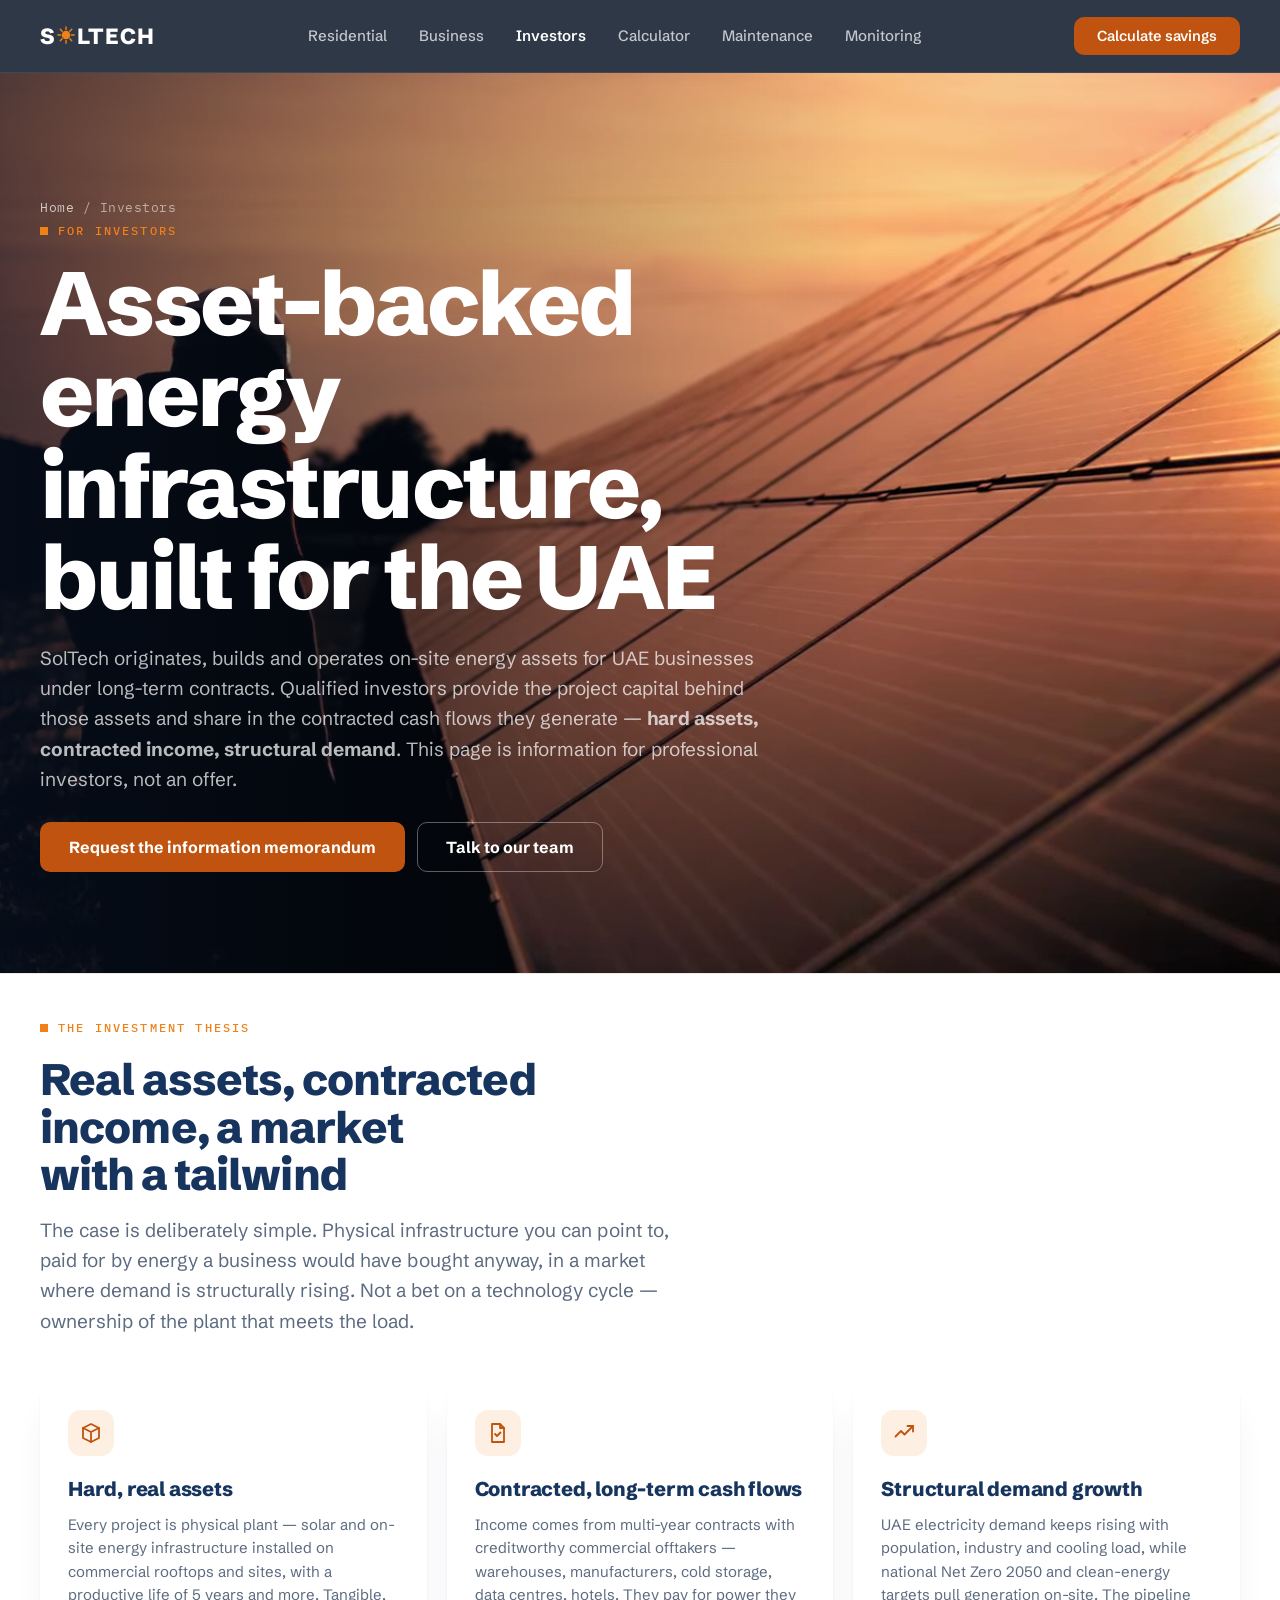
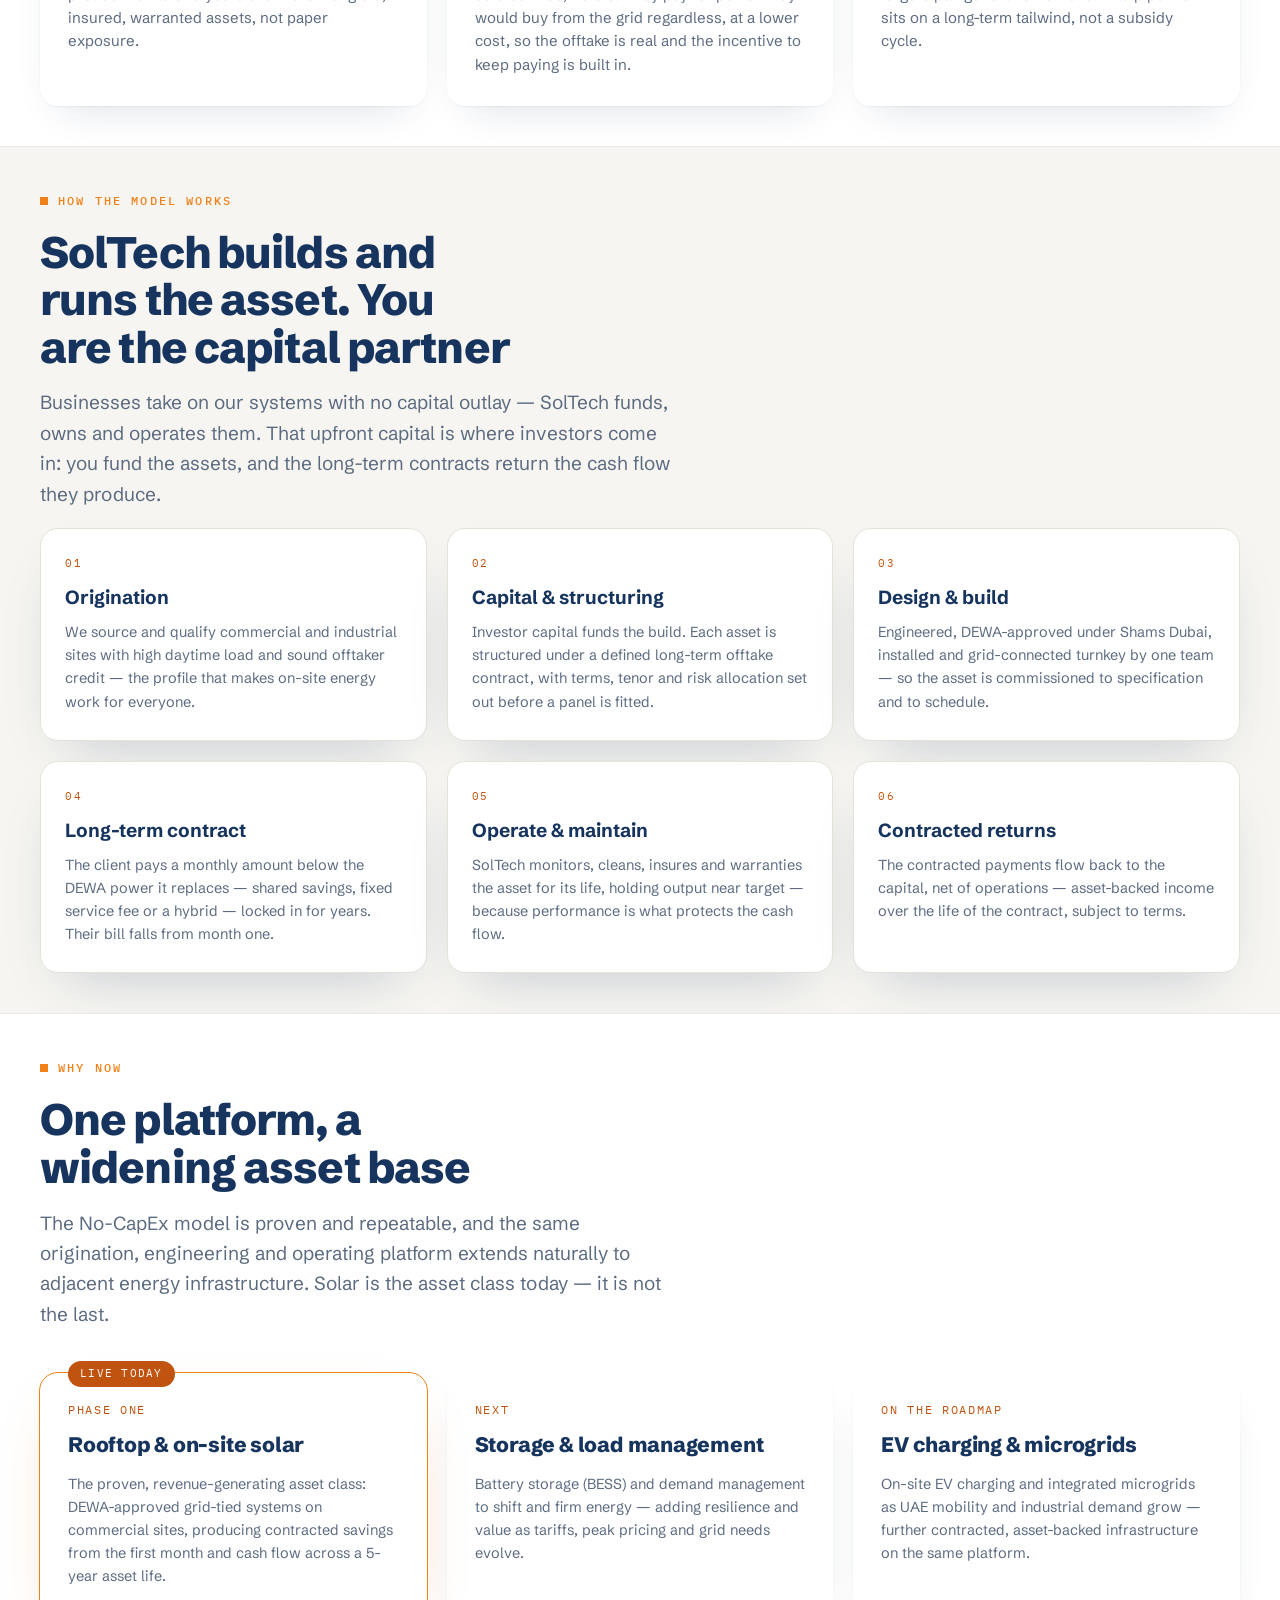
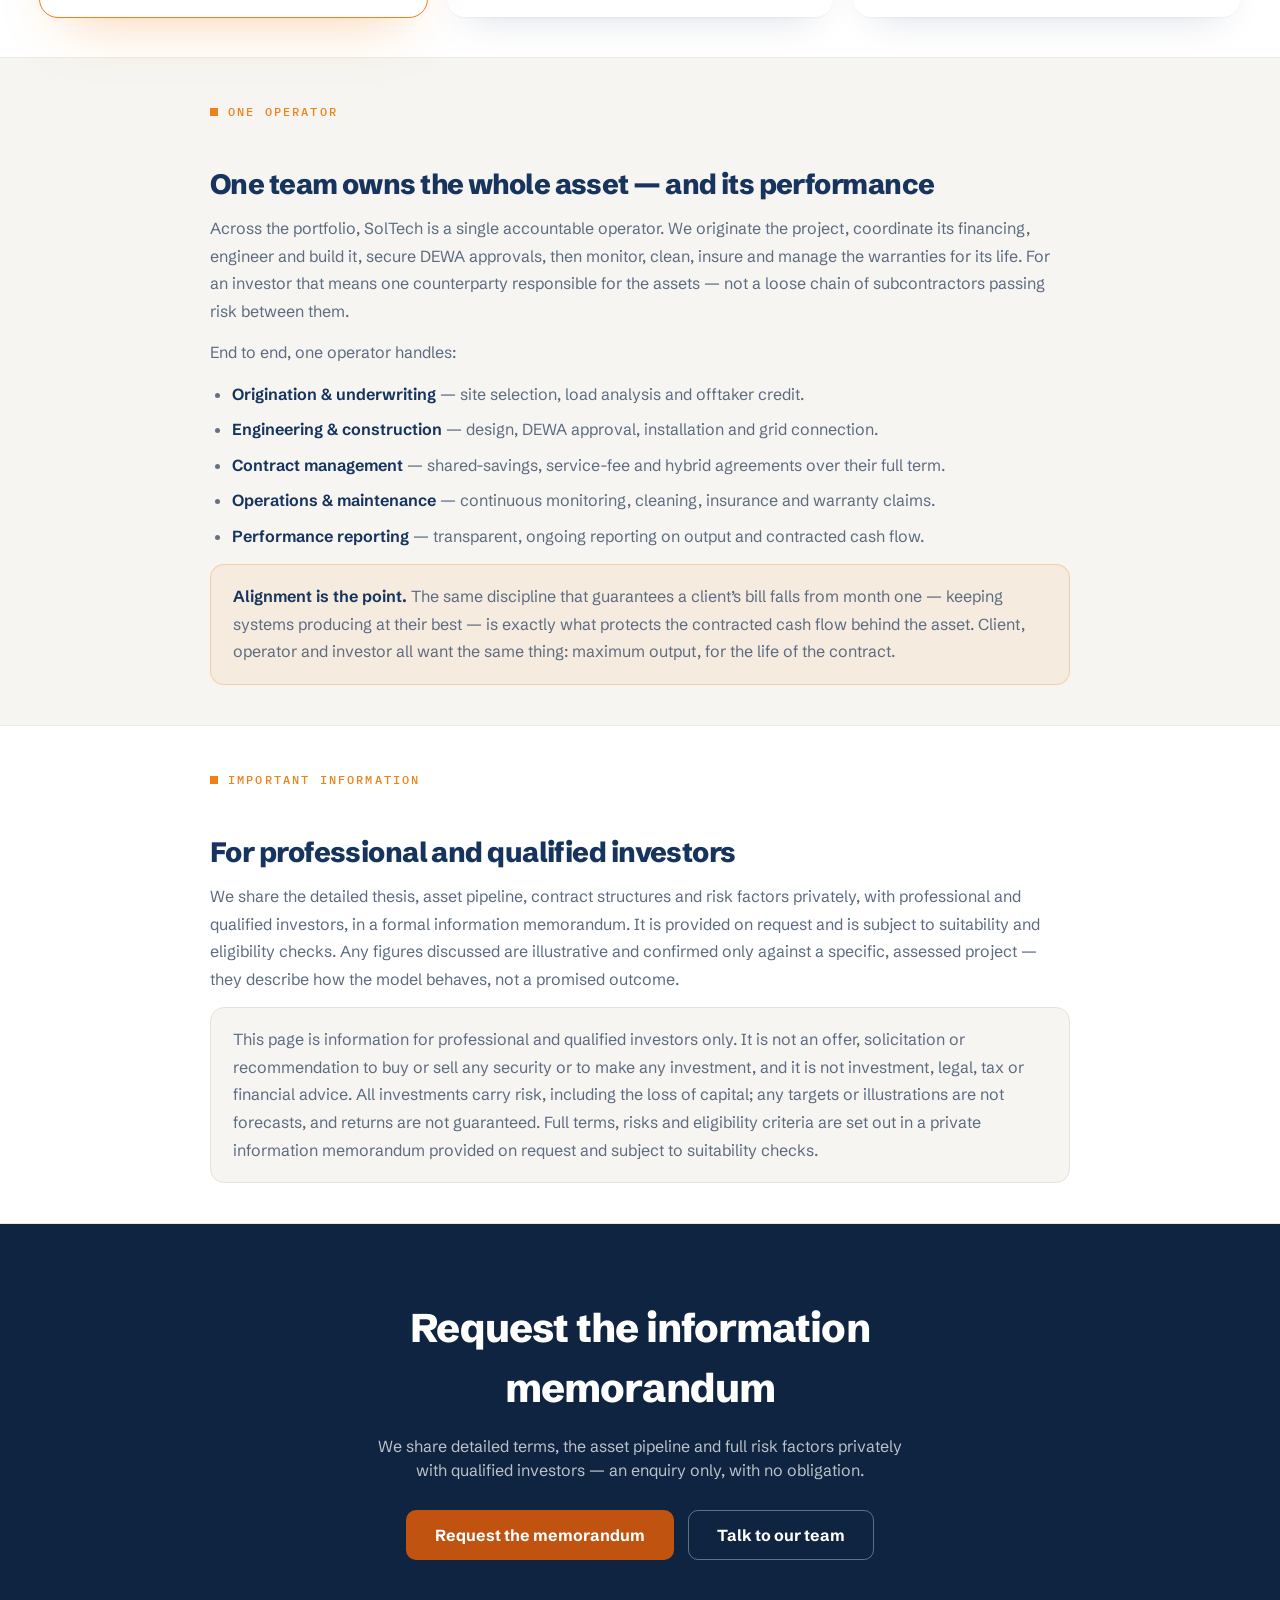
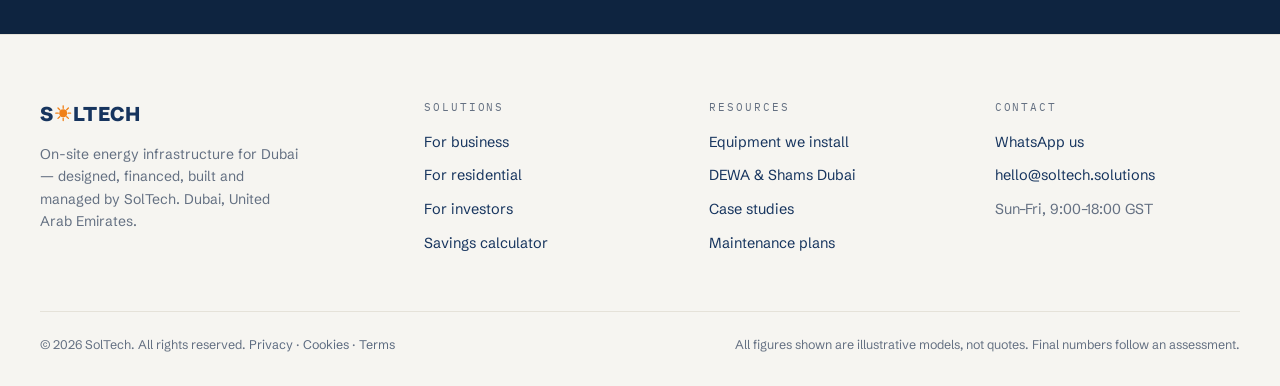
<file: investors.html>
<!DOCTYPE html>
<html lang="en">
<head>
<meta charset="utf-8">
<meta name="viewport" content="width=device-width, initial-scale=1">
<title>For Investors | UAE Energy Infrastructure | SolTech</title>
<meta name="description" content="Provide the project capital behind SolTech's asset-backed, contracted UAE energy infrastructure. Information for professional investors — not an offer.">
<link rel="canonical" href="https://soltech.solutions/investors.html">
<meta name="robots" content="index, follow">
<meta name="theme-color" content="#0E2440">
<script>document.documentElement.classList.add('js');</script>
<link rel="icon" href="assets/favicon.svg" type="image/svg+xml">
<link rel="preload" href="assets/fonts/schibsted-grotesk-latin.woff2" as="font" type="font/woff2" crossorigin>
<link rel="stylesheet" href="assets/css/styles.css?v=20">
<link rel="stylesheet" href="assets/css/pages.css?v=7">
</head>
<body>
<a href="#content" class="skip-link">Skip to content</a>

<header class="page-header">
  <div class="header-inner">
    <a href="/" class="brand" aria-label="SolTech home">S<svg class="brand__sun" viewBox="0 0 100 100" role="img" aria-label="O" focusable="false"><g stroke-width="8" stroke-linecap="round" fill="none"><line x1="50" y1="20" x2="50" y2="5"/><line x1="50" y1="80" x2="50" y2="95"/><line x1="20" y1="50" x2="5" y2="50"/><line x1="80" y1="50" x2="95" y2="50"/><line x1="71.2" y1="28.8" x2="81.8" y2="18.2"/><line x1="71.2" y1="71.2" x2="81.8" y2="81.8"/><line x1="28.8" y1="71.2" x2="18.2" y2="81.8"/><line x1="28.8" y1="28.8" x2="18.2" y2="18.2"/></g><circle cx="50" cy="50" r="24"/></svg>LTECH</a>
    <nav class="nav" aria-label="Primary">
      <a class="nav__link" href="/residential.html">Residential</a>
      <a class="nav__link" href="/business.html">Business</a>
      <a class="nav__link" href="/investors.html" aria-current="page">Investors</a>
      <a class="nav__link" href="/calculator.html">Calculator</a>
      <a class="nav__link" href="/maintenance.html">Maintenance</a>
      <a class="nav__link" href="/monitoring.html">Monitoring</a>
    </nav>
    <a href="/calculator.html" class="btn btn--accent btn--sm header-cta">Calculate savings</a>
    <button class="nav-toggle" id="navToggle" aria-label="Open menu" aria-expanded="false" aria-controls="mobileNav"><span></span></button>
  </div>
  <div class="mobile-nav" id="mobileNav">
    <a href="/residential.html">Residential</a>
    <a href="/business.html">Business</a>
    <a href="/investors.html">Investors</a>
    <a href="/calculator.html">Calculator</a>
    <a href="/maintenance.html">Maintenance</a>
    <a href="/monitoring.html">Monitoring</a>
    <a href="/calculator.html" class="btn btn--accent">Calculate savings</a>
  </div>
</header>

<main id="content">
  <section class="page-hero page-hero--video" data-reveal>
    <video class="page-hero__video" autoplay muted loop playsinline preload="metadata" poster="assets/img/hero-poster.jpg" aria-hidden="true">
      <source src="solar.webm" type="video/webm">
      <source src="solar-1600.mp4" type="video/mp4">
    </video>
    <div class="page-hero__scrim"></div>
    <div class="container">
      <div class="page-hero__wrap">
        <nav class="crumbs" aria-label="Breadcrumb"><a href="/">Home</a> / Investors</nav>
        <div class="eyebrow"><span class="eyebrow__sq"></span>For Investors</div>
        <h1>Asset-backed energy infrastructure, built for the UAE</h1>
        <p class="lead">SolTech originates, builds and operates on-site energy assets for UAE businesses under long-term contracts. Qualified investors provide the project capital behind those assets and share in the contracted cash flows they generate &mdash; <strong>hard assets, contracted income, structural demand</strong>. This page is information for professional investors, not an offer.</p>
        <div class="page-hero__cta">
          <a href="https://wa.me/971500000000?text=Hi%20SolTech%2C%20I%27d%20like%20to%20request%20the%20investor%20information%20memorandum." class="btn btn--accent" rel="noopener">Request the information memorandum</a>
          <a href="https://wa.me/971500000000?text=Hi%20SolTech%2C%20I%27d%20like%20to%20talk%20to%20your%20team%20about%20investing." class="btn btn--ghost-light" rel="noopener">Talk to our team</a>
        </div>
      </div>
    </div>
  </section>

  <!-- Investment thesis -->
  <section class="section section--white" data-reveal>
    <div class="container">
      <div class="section__head">
        <div class="eyebrow eyebrow--accent"><span class="eyebrow__sq"></span>The investment thesis</div>
        <h2 class="h2">Real assets, contracted income, a market with a tailwind</h2>
        <p class="lead">The case is deliberately simple. Physical infrastructure you can point to, paid for by energy a business would have bought anyway, in a market where demand is structurally rising. Not a bet on a technology cycle &mdash; ownership of the plant that meets the load.</p>
      </div>
      <div class="pillars">
        <div class="pillar">
          <span class="pillar__ic" aria-hidden="true"><svg viewBox="0 0 24 24" fill="none" stroke="currentColor" stroke-width="1.8" stroke-linecap="round" stroke-linejoin="round"><path d="M12 3 4 7v10l8 4 8-4V7l-8-4Z"/><path d="M4 7l8 4 8-4M12 11v10"/></svg></span>
          <h3 class="pillar__t">Hard, real assets</h3>
          <p class="pillar__d">Every project is physical plant &mdash; solar and on-site energy infrastructure installed on commercial rooftops and sites, with a productive life of 5 years and more. Tangible, insured, warranted assets, not paper exposure.</p>
        </div>
        <div class="pillar">
          <span class="pillar__ic" aria-hidden="true"><svg viewBox="0 0 24 24" fill="none" stroke="currentColor" stroke-width="1.8" stroke-linecap="round" stroke-linejoin="round"><path d="M6 3h8l4 4v14H6z"/><path d="M14 3v4h4M9 13l2 2 3.5-3.5"/></svg></span>
          <h3 class="pillar__t">Contracted, long-term cash flows</h3>
          <p class="pillar__d">Income comes from multi-year contracts with creditworthy commercial offtakers &mdash; warehouses, manufacturers, cold storage, data centres, hotels. They pay for power they would buy from the grid regardless, at a lower cost, so the offtake is real and the incentive to keep paying is built in.</p>
        </div>
        <div class="pillar">
          <span class="pillar__ic" aria-hidden="true"><svg viewBox="0 0 24 24" fill="none" stroke="currentColor" stroke-width="1.8" stroke-linecap="round" stroke-linejoin="round"><path d="M3.5 15.5 9 10l3.5 3.5L21 5"/><path d="M15.5 5H21v5.5"/></svg></span>
          <h3 class="pillar__t">Structural demand growth</h3>
          <p class="pillar__d">UAE electricity demand keeps rising with population, industry and cooling load, while national Net&nbsp;Zero 2050 and clean-energy targets pull generation on-site. The pipeline sits on a long-term tailwind, not a subsidy cycle.</p>
        </div>
      </div>
    </div>
  </section>

  <!-- How the model works -->
  <section class="section" data-reveal>
    <div class="container">
      <div class="section__head">
        <div class="eyebrow eyebrow--accent"><span class="eyebrow__sq"></span>How the model works</div>
        <h2 class="h2">SolTech builds and runs the asset. You are the capital partner</h2>
        <p class="lead">Businesses take on our systems with no capital outlay &mdash; SolTech funds, owns and operates them. That upfront capital is where investors come in: you fund the assets, and the long-term contracts return the cash flow they produce.</p>
      </div>
      <div class="feature-grid">
        <div class="feature-card">
          <div class="feature-card__k">01</div>
          <h3>Origination</h3>
          <p>We source and qualify commercial and industrial sites with high daytime load and sound offtaker credit &mdash; the profile that makes on-site energy work for everyone.</p>
        </div>
        <div class="feature-card">
          <div class="feature-card__k">02</div>
          <h3>Capital &amp; structuring</h3>
          <p>Investor capital funds the build. Each asset is structured under a defined long-term offtake contract, with terms, tenor and risk allocation set out before a panel is fitted.</p>
        </div>
        <div class="feature-card">
          <div class="feature-card__k">03</div>
          <h3>Design &amp; build</h3>
          <p>Engineered, DEWA-approved under Shams Dubai, installed and grid-connected turnkey by one team &mdash; so the asset is commissioned to specification and to schedule.</p>
        </div>
        <div class="feature-card">
          <div class="feature-card__k">04</div>
          <h3>Long-term contract</h3>
          <p>The client pays a monthly amount below the DEWA power it replaces &mdash; shared savings, fixed service fee or a hybrid &mdash; locked in for years. Their bill falls from month one.</p>
        </div>
        <div class="feature-card">
          <div class="feature-card__k">05</div>
          <h3>Operate &amp; maintain</h3>
          <p>SolTech monitors, cleans, insures and warranties the asset for its life, holding output near target &mdash; because performance is what protects the cash flow.</p>
        </div>
        <div class="feature-card">
          <div class="feature-card__k">06</div>
          <h3>Contracted returns</h3>
          <p>The contracted payments flow back to the capital, net of operations &mdash; asset-backed income over the life of the contract, subject to terms.</p>
        </div>
      </div>
    </div>
  </section>

  <!-- Why now / asset roadmap -->
  <section class="section section--white" data-reveal>
    <div class="container">
      <div class="section__head">
        <div class="eyebrow eyebrow--accent"><span class="eyebrow__sq"></span>Why now</div>
        <h2 class="h2">One platform, a widening asset base</h2>
        <p class="lead">The No-CapEx model is proven and repeatable, and the same origination, engineering and operating platform extends naturally to adjacent energy infrastructure. Solar is the asset class today &mdash; it is not the last.</p>
      </div>
      <div class="pricing">
        <div class="price price--featured">
          <div class="price__badge">Live today</div>
          <div class="price__k">Phase one</div>
          <h3 class="price__t">Rooftop &amp; on-site solar</h3>
          <p class="price__d">The proven, revenue-generating asset class: DEWA-approved grid-tied systems on commercial sites, producing contracted savings from the first month and cash flow across a 5-year asset life.</p>
        </div>
        <div class="price">
          <div class="price__k">Next</div>
          <h3 class="price__t">Storage &amp; load management</h3>
          <p class="price__d">Battery storage (BESS) and demand management to shift and firm energy &mdash; adding resilience and value as tariffs, peak pricing and grid needs evolve.</p>
        </div>
        <div class="price">
          <div class="price__k">On the roadmap</div>
          <h3 class="price__t">EV charging &amp; microgrids</h3>
          <p class="price__d">On-site EV charging and integrated microgrids as UAE mobility and industrial demand grow &mdash; further contracted, asset-backed infrastructure on the same platform.</p>
        </div>
      </div>
    </div>
  </section>

  <!-- One operator end to end -->
  <section class="section" data-reveal>
    <div class="container">
      <div class="wrap prose">
        <div class="eyebrow eyebrow--accent"><span class="eyebrow__sq"></span>One operator</div>
        <h2>One team owns the whole asset &mdash; and its performance</h2>
        <p>Across the portfolio, SolTech is a single accountable operator. We originate the project, coordinate its financing, engineer and build it, secure DEWA approvals, then monitor, clean, insure and manage the warranties for its life. For an investor that means one counterparty responsible for the assets &mdash; not a loose chain of subcontractors passing risk between them.</p>
        <p>End to end, one operator handles:</p>
        <ul>
          <li><strong>Origination &amp; underwriting</strong> &mdash; site selection, load analysis and offtaker credit.</li>
          <li><strong>Engineering &amp; construction</strong> &mdash; design, DEWA approval, installation and grid connection.</li>
          <li><strong>Contract management</strong> &mdash; shared-savings, service-fee and hybrid agreements over their full term.</li>
          <li><strong>Operations &amp; maintenance</strong> &mdash; continuous monitoring, cleaning, insurance and warranty claims.</li>
          <li><strong>Performance reporting</strong> &mdash; transparent, ongoing reporting on output and contracted cash flow.</li>
        </ul>
        <p class="callout"><strong>Alignment is the point.</strong> The same discipline that guarantees a client&rsquo;s bill falls from month one &mdash; keeping systems producing at their best &mdash; is exactly what protects the contracted cash flow behind the asset. Client, operator and investor all want the same thing: maximum output, for the life of the contract.</p>
      </div>
    </div>
  </section>

  <!-- Important information -->
  <section class="section section--white" data-reveal>
    <div class="container">
      <div class="wrap prose">
        <div class="eyebrow eyebrow--accent"><span class="eyebrow__sq"></span>Important information</div>
        <h2>For professional and qualified investors</h2>
        <p>We share the detailed thesis, asset pipeline, contract structures and risk factors privately, with professional and qualified investors, in a formal information memorandum. It is provided on request and is subject to suitability and eligibility checks. Any figures discussed are illustrative and confirmed only against a specific, assessed project &mdash; they describe how the model behaves, not a promised outcome.</p>
        <p class="callout callout--muted">This page is information for professional and qualified investors only. It is not an offer, solicitation or recommendation to buy or sell any security or to make any investment, and it is not investment, legal, tax or financial advice. All investments carry risk, including the loss of capital; any targets or illustrations are not forecasts, and returns are not guaranteed. Full terms, risks and eligibility criteria are set out in a private information memorandum provided on request and subject to suitability checks.</p>
      </div>
    </div>
  </section>

  <section class="page-cta">
    <div class="container" data-reveal>
      <h2>Request the information memorandum</h2>
      <p>We share detailed terms, the asset pipeline and full risk factors privately with qualified investors &mdash; an enquiry only, with no obligation.</p>
      <div class="page-cta__actions">
        <a href="https://wa.me/971500000000?text=Hi%20SolTech%2C%20I%27d%20like%20to%20request%20the%20investor%20information%20memorandum." class="btn btn--accent" rel="noopener">Request the memorandum</a>
        <a href="https://wa.me/971500000000?text=Hi%20SolTech%2C%20I%27d%20like%20to%20talk%20to%20your%20team%20about%20investing." class="btn btn--ghost-light" rel="noopener">Talk to our team</a>
      </div>
    </div>
  </section>
</main>

<footer class="site-footer">
  <div class="footer-inner">
    <div class="footer-grid">
      <div class="footer-brand">
        <div class="brand" style="font-size:20px">S<svg class="brand__sun" viewBox="0 0 100 100" role="img" aria-label="O" focusable="false"><g stroke-width="8" stroke-linecap="round" fill="none"><line x1="50" y1="20" x2="50" y2="5"/><line x1="50" y1="80" x2="50" y2="95"/><line x1="20" y1="50" x2="5" y2="50"/><line x1="80" y1="50" x2="95" y2="50"/><line x1="71.2" y1="28.8" x2="81.8" y2="18.2"/><line x1="71.2" y1="71.2" x2="81.8" y2="81.8"/><line x1="28.8" y1="71.2" x2="18.2" y2="81.8"/><line x1="28.8" y1="28.8" x2="18.2" y2="18.2"/></g><circle cx="50" cy="50" r="24"/></svg>LTECH</div>
        <p>On-site energy infrastructure for Dubai — designed, financed, built and managed by SolTech. Dubai, United Arab Emirates.</p>
      </div>
      <div class="footer-col">
        <div class="footer-col__k">Solutions</div>
        <a href="/business.html">For business</a>
        <a href="/residential.html">For residential</a>
        <a href="/investors.html">For investors</a>
        <a href="/calculator.html">Savings calculator</a>
      </div>
      <div class="footer-col">
        <div class="footer-col__k">Resources</div>
        <a href="/equipment.html">Equipment we install</a>
        <a href="/dewa-guide.html">DEWA &amp; Shams Dubai</a>
        <a href="/case-studies.html">Case studies</a>
        <a href="/maintenance.html">Maintenance plans</a>
      </div>
      <div class="footer-col">
        <div class="footer-col__k">Contact</div>
        <a href="https://wa.me/971500000000" rel="noopener">WhatsApp us</a>
        <a href="mailto:hello@soltech.solutions">hello@soltech.solutions</a>
        <span style="color:var(--faint)">Sun&#8211;Fri, 9:00&#8211;18:00 GST</span>
      </div>
    </div>
    <div class="footer-bottom">
      <span class="footer-legal">&copy; 2026 SolTech. All rights reserved. <a href="/privacy.html">Privacy</a> &middot; <a href="/cookies.html">Cookies</a> &middot; <a href="/terms.html">Terms</a></span>
      <span>All figures shown are illustrative models, not quotes. Final numbers follow an assessment.</span>
    </div>
  </div>
</footer>

<script src="assets/js/script.js?v=16" defer></script>
</body>
</html>
</file>
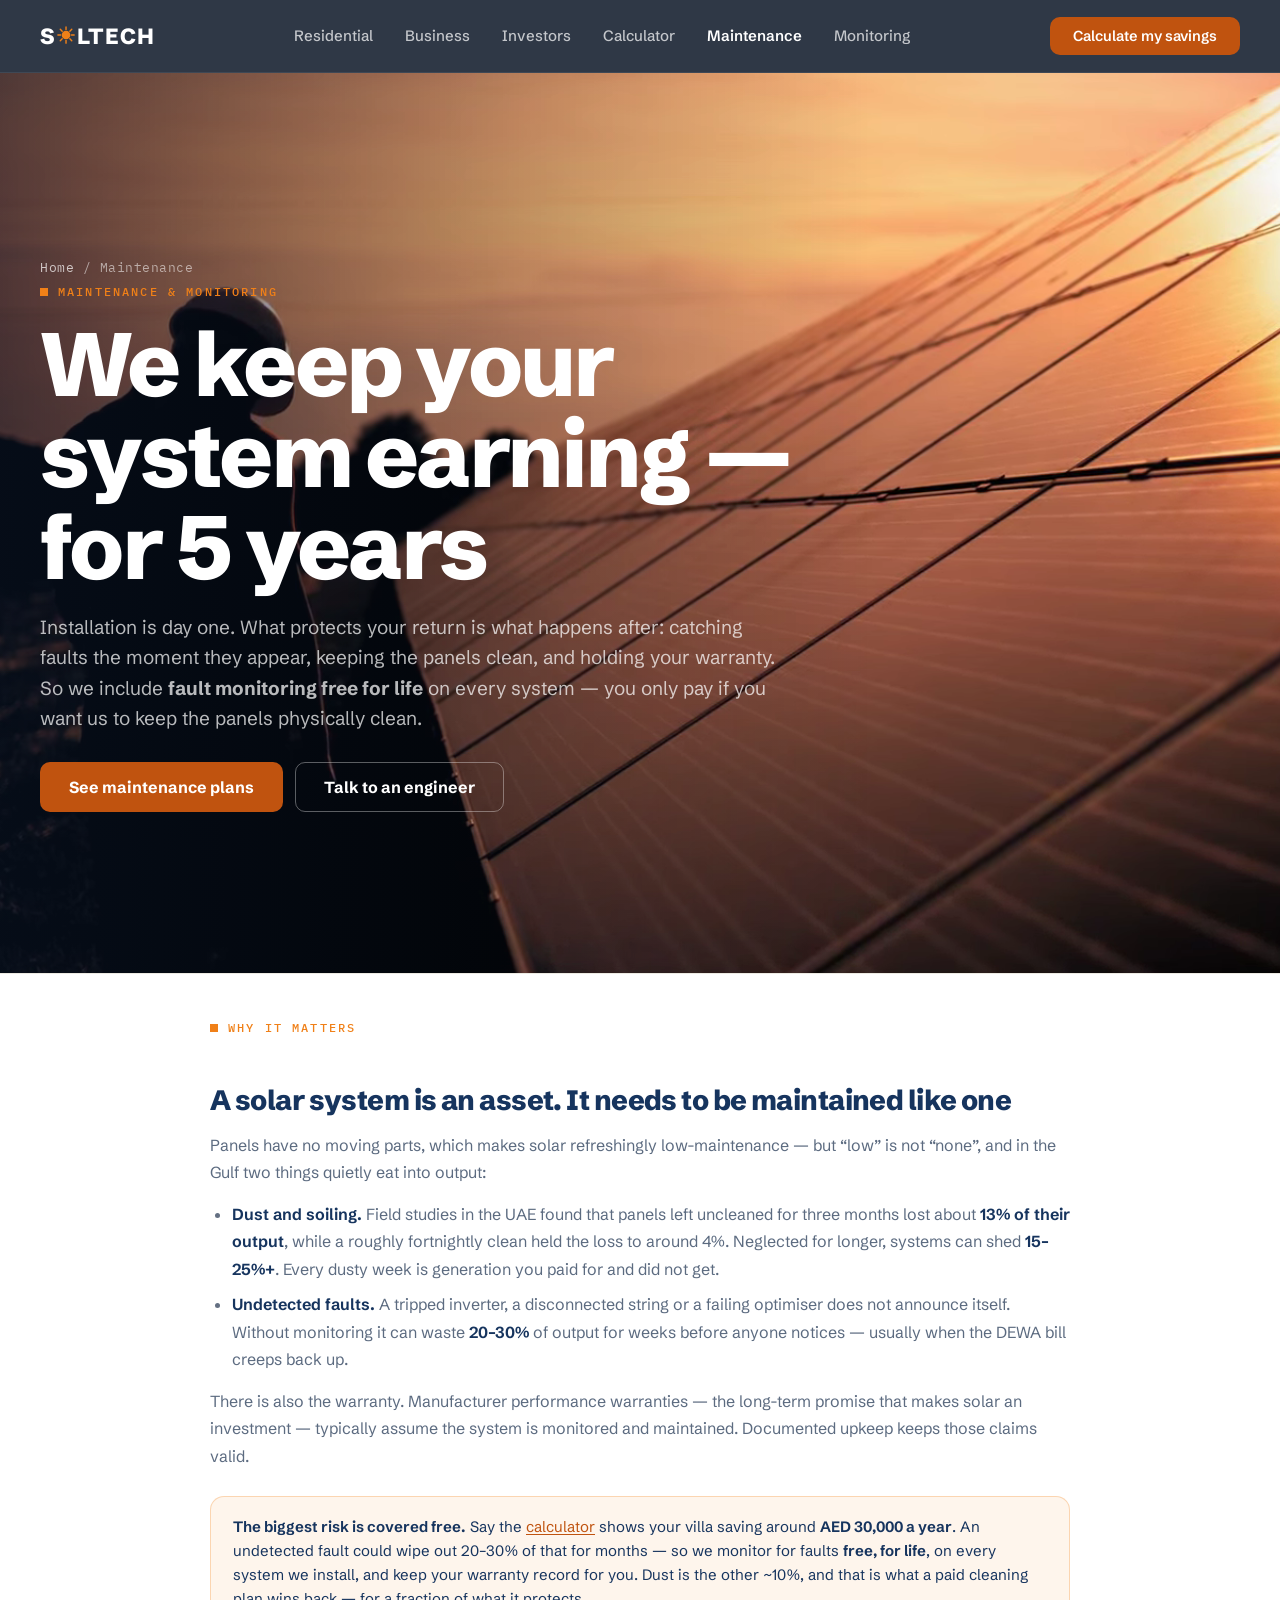
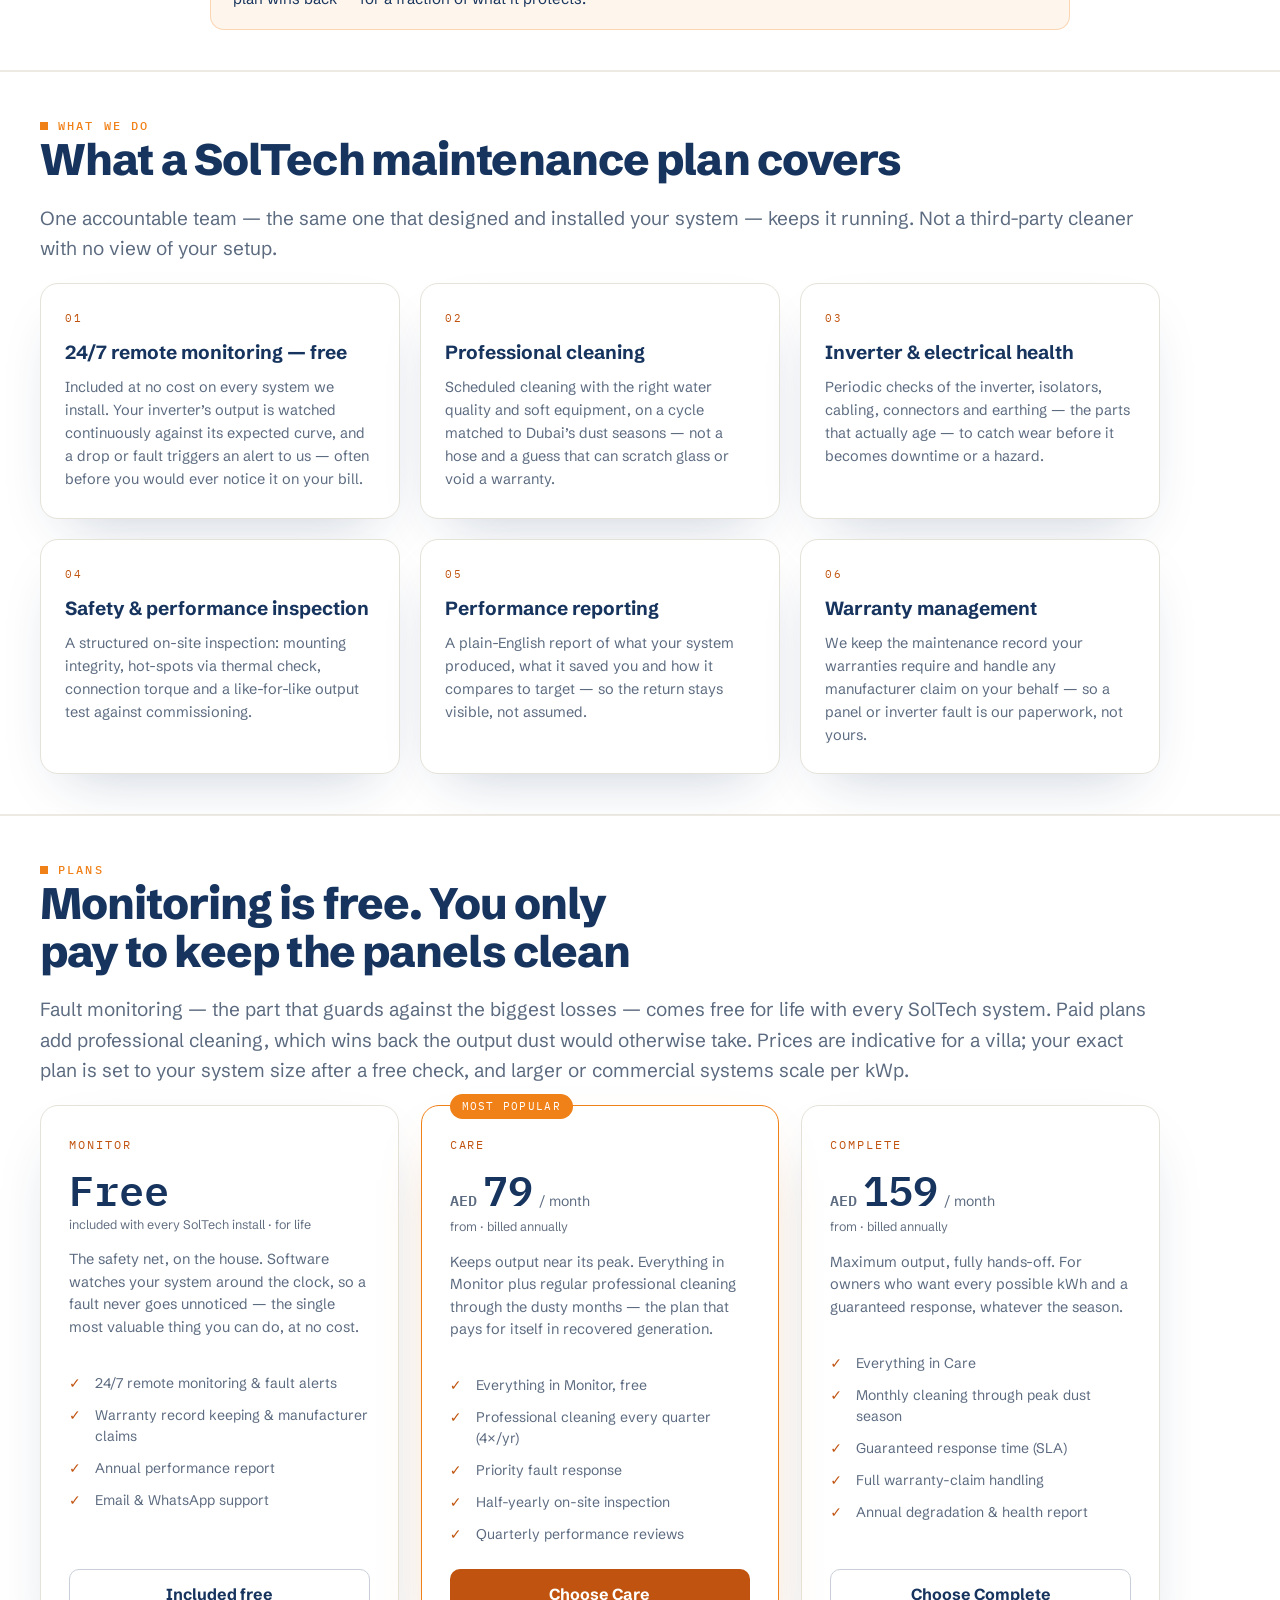
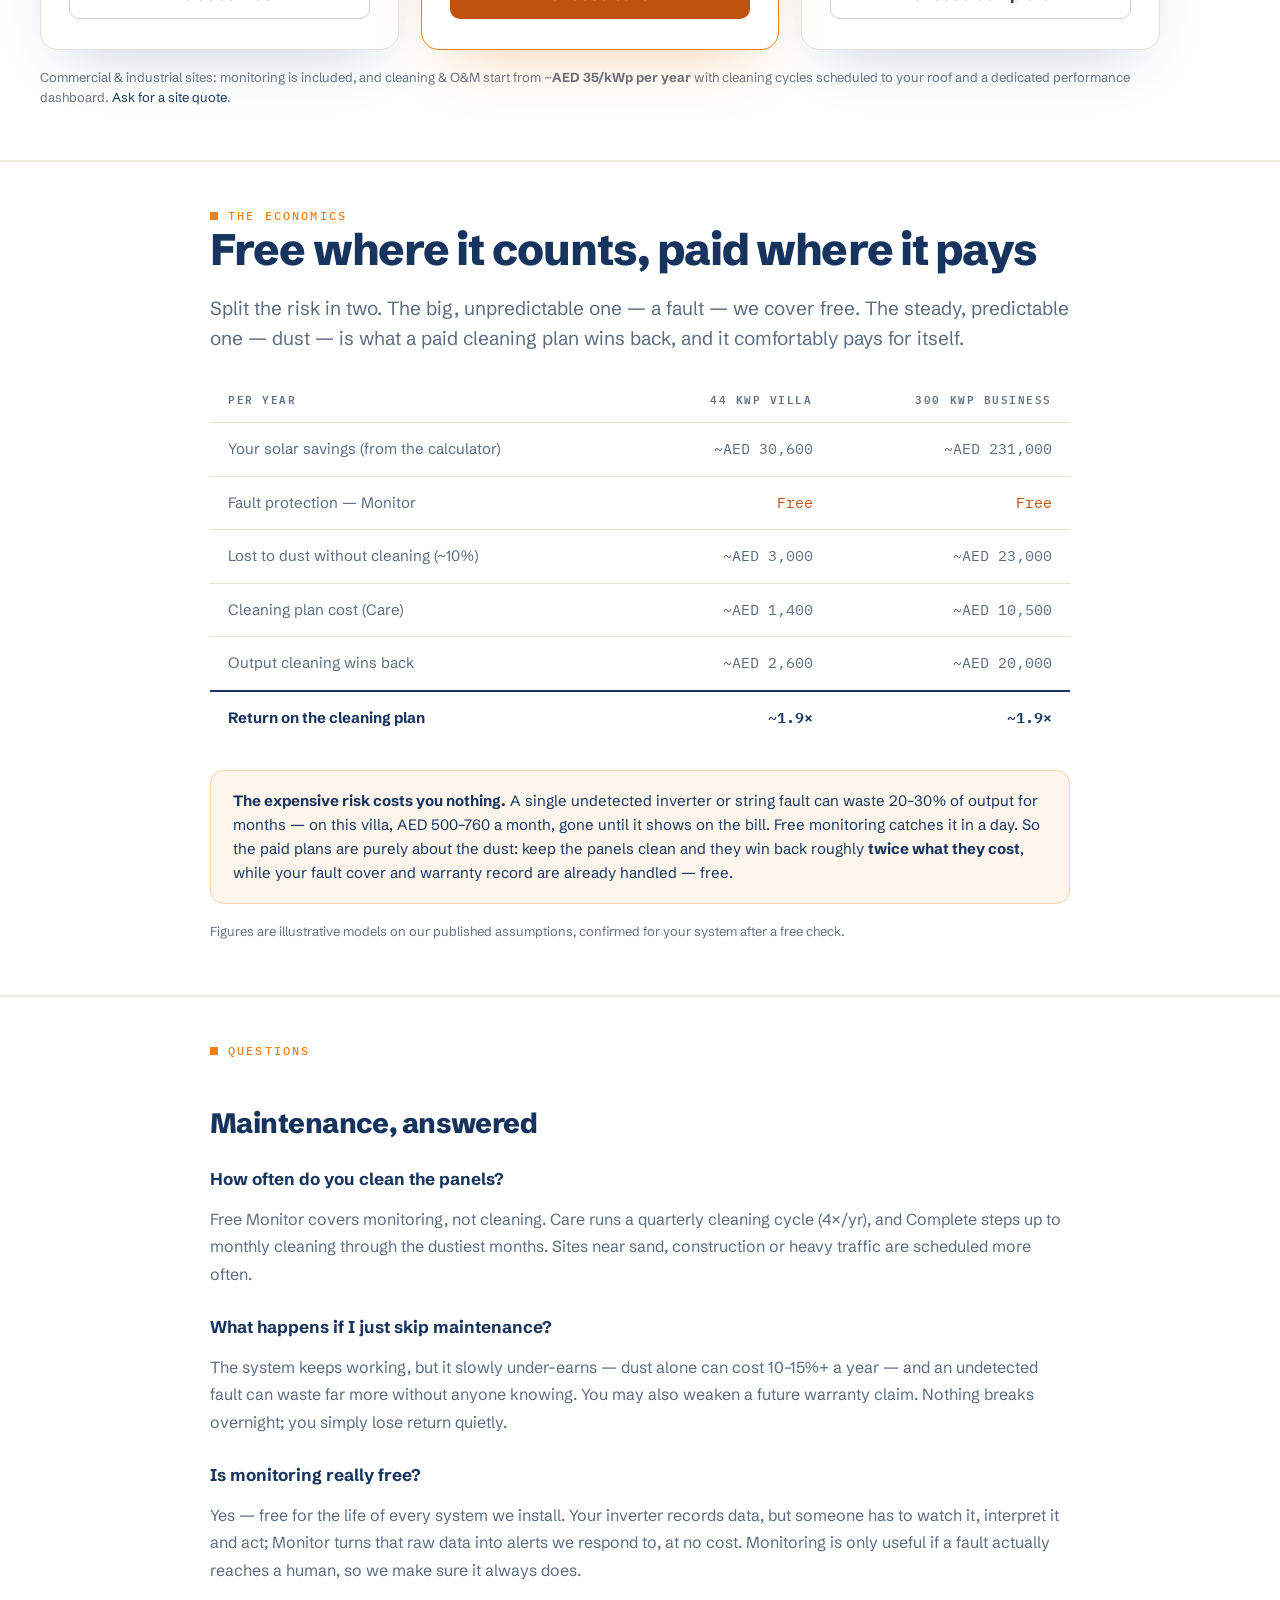
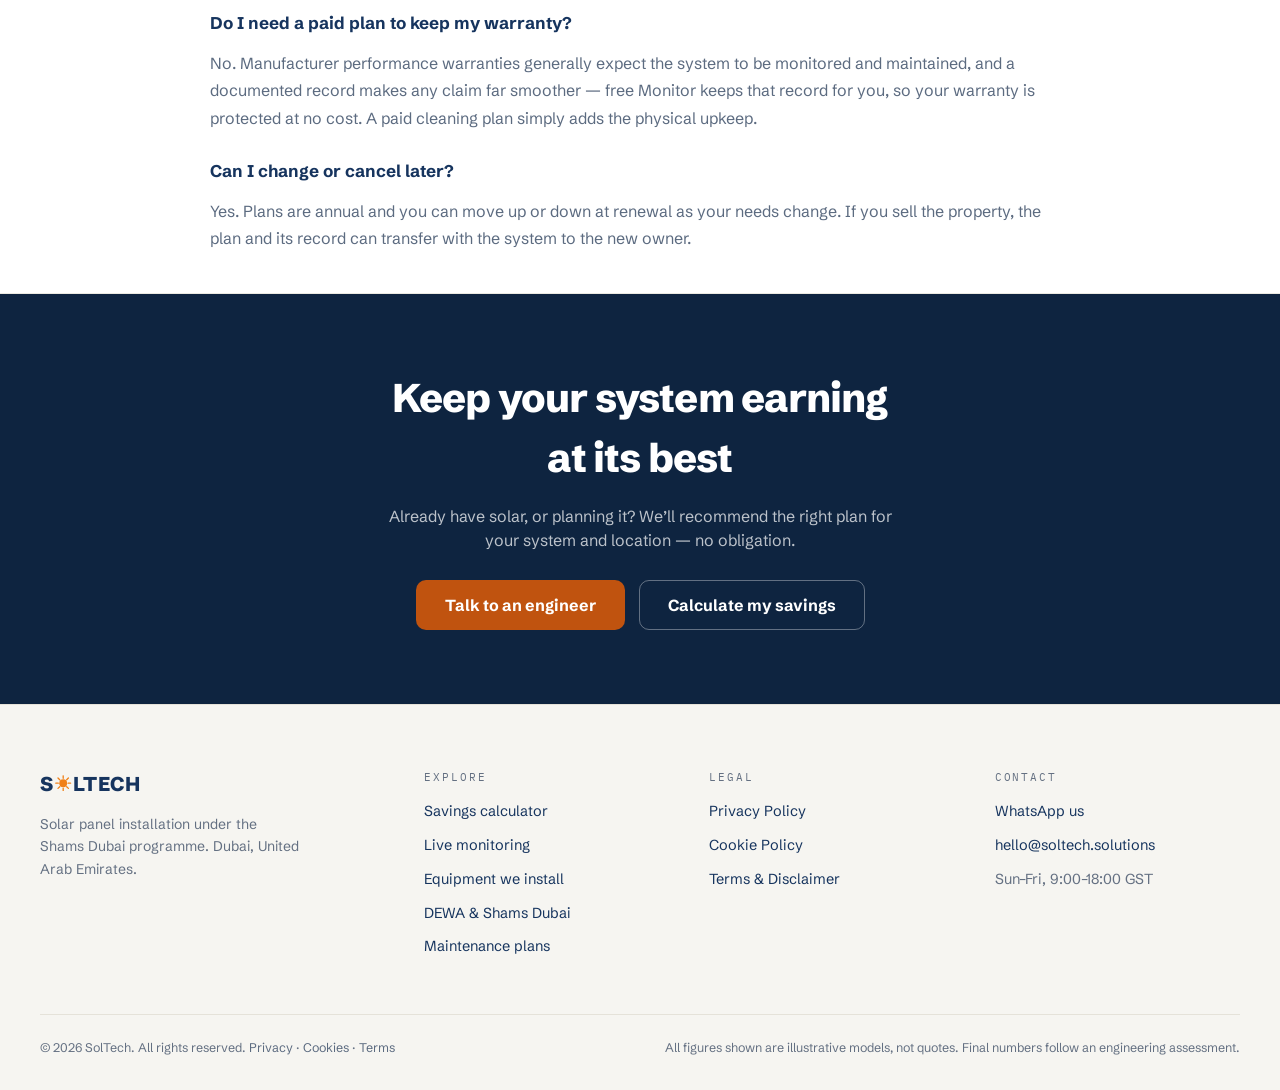
<file: maintenance.html>
<!DOCTYPE html>
<html lang="en">
<head>
<meta charset="utf-8">
<meta name="viewport" content="width=device-width, initial-scale=1">
<title>Solar Maintenance & Monitoring Plans in Dubai | SolTech</title>
<meta name="description" content="Post-connection solar maintenance in Dubai: fault monitoring free for life on every install, plus professional cleaning plans from AED 79/month — priced to win back more output than they cost.">
<link rel="canonical" href="https://soltech.solutions/maintenance.html">
<meta name="robots" content="index, follow">
<meta name="theme-color" content="#0E2440">
<script>document.documentElement.classList.add('js');</script>
<link rel="icon" href="assets/favicon.svg" type="image/svg+xml">
<link rel="preload" href="assets/fonts/schibsted-grotesk-latin.woff2" as="font" type="font/woff2" crossorigin>
<link rel="stylesheet" href="assets/css/styles.css?v=20">
<link rel="stylesheet" href="assets/css/pages.css?v=7">
</head>
<body>
<a href="#content" class="skip-link">Skip to content</a>

<header class="page-header">
  <div class="header-inner">
    <a href="/" class="brand" aria-label="SolTech home">S<svg class="brand__sun" viewBox="0 0 100 100" role="img" aria-label="O" focusable="false"><g stroke-width="8" stroke-linecap="round" fill="none"><line x1="50" y1="20" x2="50" y2="5"/><line x1="50" y1="80" x2="50" y2="95"/><line x1="20" y1="50" x2="5" y2="50"/><line x1="80" y1="50" x2="95" y2="50"/><line x1="71.2" y1="28.8" x2="81.8" y2="18.2"/><line x1="71.2" y1="71.2" x2="81.8" y2="81.8"/><line x1="28.8" y1="71.2" x2="18.2" y2="81.8"/><line x1="28.8" y1="28.8" x2="18.2" y2="18.2"/></g><circle cx="50" cy="50" r="24"/></svg>LTECH</a>
    <nav class="nav" aria-label="Primary">
      <a class="nav__link" href="/residential.html">Residential</a>
      <a class="nav__link" href="/business.html">Business</a>
      <a class="nav__link" href="/investors.html">Investors</a>
      <a class="nav__link" href="/calculator.html">Calculator</a>
      <a class="nav__link" href="/maintenance.html" aria-current="page">Maintenance</a>
      <a class="nav__link" href="/monitoring.html">Monitoring</a>
    </nav>
    <a href="/calculator.html" class="btn btn--accent btn--sm header-cta">Calculate my savings</a>
    <button class="nav-toggle" id="navToggle" aria-label="Open menu" aria-expanded="false" aria-controls="mobileNav"><span></span></button>
  </div>
  <div class="mobile-nav" id="mobileNav">
    <a href="/residential.html">Residential</a>
    <a href="/business.html">Business</a>
    <a href="/investors.html">Investors</a>
    <a href="/calculator.html">Calculator</a>
    <a href="/maintenance.html">Maintenance</a>
    <a href="/monitoring.html">Monitoring</a>
    <a href="/calculator.html" class="btn btn--accent">Calculate savings</a>
  </div>
</header>

<main id="content">
  <section class="page-hero page-hero--video" data-reveal>
    <video class="page-hero__video" autoplay muted loop playsinline preload="metadata" poster="assets/img/hero-poster.jpg" aria-hidden="true">
      <source src="solar.webm" type="video/webm">
      <source src="solar-1600.mp4" type="video/mp4">
    </video>
    <div class="page-hero__scrim"></div>
    <div class="container">
      <div class="page-hero__wrap">
        <nav class="crumbs" aria-label="Breadcrumb"><a href="/">Home</a> / Maintenance</nav>
        <div class="eyebrow"><span class="eyebrow__sq"></span>Maintenance &amp; Monitoring</div>
        <h1>We keep your system earning &mdash; for 5 years</h1>
        <p class="lead">Installation is day one. What protects your return is what happens after: catching faults the moment they appear, keeping the panels clean, and holding your warranty. So we include <strong>fault monitoring free for life</strong> on every system &mdash; you only pay if you want us to keep the panels physically clean.</p>
        <div class="page-hero__cta">
          <a href="#plans" class="btn btn--accent">See maintenance plans</a>
          <a href="https://wa.me/971500000000?text=Hi%20SolTech%2C%20I%27d%20like%20to%20ask%20about%20a%20maintenance%20plan" class="btn btn--ghost-light" rel="noopener">Talk to an engineer</a>
        </div>
      </div>
    </div>
  </section>

  <!-- Why it matters -->
  <section class="section section--white" data-reveal>
    <div class="container">
      <div class="wrap prose">
        <div class="eyebrow eyebrow--accent"><span class="eyebrow__sq"></span>Why it matters</div>
        <h2>A solar system is an asset. It needs to be maintained like one</h2>
        <p>Panels have no moving parts, which makes solar refreshingly low-maintenance &mdash; but &ldquo;low&rdquo; is not &ldquo;none&rdquo;, and in the Gulf two things quietly eat into output:</p>
        <ul>
          <li><strong>Dust and soiling.</strong> Field studies in the UAE found that panels left uncleaned for three months lost about <strong>13% of their output</strong>, while a roughly fortnightly clean held the loss to around 4%. Neglected for longer, systems can shed <strong>15&ndash;25%+</strong>. Every dusty week is generation you paid for and did not get.</li>
          <li><strong>Undetected faults.</strong> A tripped inverter, a disconnected string or a failing optimiser does not announce itself. Without monitoring it can waste <strong>20&ndash;30%</strong> of output for weeks before anyone notices &mdash; usually when the DEWA bill creeps back up.</li>
        </ul>
        <p>There is also the warranty. Manufacturer performance warranties &mdash; the long-term promise that makes solar an investment &mdash; typically assume the system is monitored and maintained. Documented upkeep keeps those claims valid.</p>
        <div class="callout">
          <strong>The biggest risk is covered free.</strong> Say the <a href="/calculator.html">calculator</a> shows your villa saving around <strong>AED&nbsp;30,000 a year</strong>. An undetected fault could wipe out 20&ndash;30% of that for months &mdash; so we monitor for faults <strong>free, for life</strong>, on every system we install, and keep your warranty record for you. Dust is the other ~10%, and that is what a paid cleaning plan wins back &mdash; for a fraction of what it protects.</div>
      </div>
    </div>
  </section>

  <!-- What's included -->
  <section class="section section--white" data-reveal>
    <div class="container">
      <div class="wrap--wide">
        <div class="eyebrow eyebrow--accent"><span class="eyebrow__sq"></span>What we do</div>
        <h2 class="h2">What a SolTech maintenance plan covers</h2>
        <p class="lead">One accountable team &mdash; the same one that designed and installed your system &mdash; keeps it running. Not a third-party cleaner with no view of your setup.</p>
        <div class="feature-grid">
          <div class="feature-card">
            <div class="feature-card__k">01</div>
            <h3>24/7 remote monitoring &mdash; free</h3>
            <p>Included at no cost on every system we install. Your inverter&rsquo;s output is watched continuously against its expected curve, and a drop or fault triggers an alert to us &mdash; often before you would ever notice it on your bill.</p>
          </div>
          <div class="feature-card">
            <div class="feature-card__k">02</div>
            <h3>Professional cleaning</h3>
            <p>Scheduled cleaning with the right water quality and soft equipment, on a cycle matched to Dubai&rsquo;s dust seasons &mdash; not a hose and a guess that can scratch glass or void a warranty.</p>
          </div>
          <div class="feature-card">
            <div class="feature-card__k">03</div>
            <h3>Inverter &amp; electrical health</h3>
            <p>Periodic checks of the inverter, isolators, cabling, connectors and earthing &mdash; the parts that actually age &mdash; to catch wear before it becomes downtime or a hazard.</p>
          </div>
          <div class="feature-card">
            <div class="feature-card__k">04</div>
            <h3>Safety &amp; performance inspection</h3>
            <p>A structured on-site inspection: mounting integrity, hot-spots via thermal check, connection torque and a like-for-like output test against commissioning.</p>
          </div>
          <div class="feature-card">
            <div class="feature-card__k">05</div>
            <h3>Performance reporting</h3>
            <p>A plain-English report of what your system produced, what it saved you and how it compares to target &mdash; so the return stays visible, not assumed.</p>
          </div>
          <div class="feature-card">
            <div class="feature-card__k">06</div>
            <h3>Warranty management</h3>
            <p>We keep the maintenance record your warranties require and handle any manufacturer claim on your behalf &mdash; so a panel or inverter fault is our paperwork, not yours.</p>
          </div>
        </div>
      </div>
    </div>
  </section>

  <!-- Plans -->
  <section class="section section--white" id="plans" data-reveal>
    <div class="container">
      <div class="wrap--wide">
        <div class="eyebrow eyebrow--accent"><span class="eyebrow__sq"></span>Plans</div>
        <h2 class="h2">Monitoring is free. You only pay to keep the panels clean</h2>
        <p class="lead">Fault monitoring &mdash; the part that guards against the biggest losses &mdash; comes free for life with every SolTech system. Paid plans add professional cleaning, which wins back the output dust would otherwise take. Prices are indicative for a villa; your exact plan is set to your system size after a free check, and larger or commercial systems scale per kWp.</p>

        <div class="plans">
          <div class="plan-card">
            <div class="plan-card__name">Monitor</div>
            <div class="plan-card__price"><span class="amt">Free</span></div>
            <div class="plan-card__from">included with every SolTech install &middot; for life</div>
            <p class="plan-card__desc">The safety net, on the house. Software watches your system around the clock, so a fault never goes unnoticed &mdash; the single most valuable thing you can do, at no cost.</p>
            <ul class="plan-card__list">
              <li>24/7 remote monitoring &amp; fault alerts</li>
              <li>Warranty record keeping &amp; manufacturer claims</li>
              <li>Annual performance report</li>
              <li>Email &amp; WhatsApp support</li>
            </ul>
            <div class="plan-card__cta"><a href="https://wa.me/971500000000?text=Hi%20SolTech%2C%20a%20question%20about%20free%20monitoring" class="btn btn--ghost" rel="noopener">Included free</a></div>
          </div>

          <div class="plan-card plan-card--featured">
            <div class="plan-card__badge">Most popular</div>
            <div class="plan-card__name">Care</div>
            <div class="plan-card__price"><span class="cur">AED</span><span class="amt">79</span><span class="per">/ month</span></div>
            <div class="plan-card__from">from &middot; billed annually</div>
            <p class="plan-card__desc">Keeps output near its peak. Everything in Monitor plus regular professional cleaning through the dusty months &mdash; the plan that pays for itself in recovered generation.</p>
            <ul class="plan-card__list">
              <li>Everything in Monitor, free</li>
              <li>Professional cleaning every quarter (4&times;/yr)</li>
              <li>Priority fault response</li>
              <li>Half-yearly on-site inspection</li>
              <li>Quarterly performance reviews</li>
            </ul>
            <div class="plan-card__cta"><a href="https://wa.me/971500000000?text=Hi%20SolTech%2C%20I%27m%20interested%20in%20the%20Care%20cleaning%20plan" class="btn btn--accent" rel="noopener">Choose Care</a></div>
          </div>

          <div class="plan-card">
            <div class="plan-card__name">Complete</div>
            <div class="plan-card__price"><span class="cur">AED</span><span class="amt">159</span><span class="per">/ month</span></div>
            <div class="plan-card__from">from &middot; billed annually</div>
            <p class="plan-card__desc">Maximum output, fully hands-off. For owners who want every possible kWh and a guaranteed response, whatever the season.</p>
            <ul class="plan-card__list">
              <li>Everything in Care</li>
              <li>Monthly cleaning through peak dust season</li>
              <li>Guaranteed response time (SLA)</li>
              <li>Full warranty-claim handling</li>
              <li>Annual degradation &amp; health report</li>
            </ul>
            <div class="plan-card__cta"><a href="https://wa.me/971500000000?text=Hi%20SolTech%2C%20I%27m%20interested%20in%20the%20Complete%20maintenance%20plan" class="btn btn--ghost" rel="noopener">Choose Complete</a></div>
          </div>
        </div>
        <p class="plan-note">Commercial &amp; industrial sites: monitoring is included, and cleaning &amp; O&amp;M start from ~<strong>AED&nbsp;35/kWp per year</strong> with cleaning cycles scheduled to your roof and a dedicated performance dashboard. <a href="https://wa.me/971500000000?text=Hi%20SolTech%2C%20I%27d%20like%20a%20commercial%20O%26M%20quote" rel="noopener">Ask for a site quote</a>.</p>
      </div>
    </div>
  </section>

  <!-- Economics -->
  <section class="section section--white" data-reveal>
    <div class="container">
      <div class="wrap">
        <div class="eyebrow eyebrow--accent"><span class="eyebrow__sq"></span>The economics</div>
        <h2 class="h2">Free where it counts, paid where it pays</h2>
        <p class="lead">Split the risk in two. The big, unpredictable one &mdash; a fault &mdash; we cover free. The steady, predictable one &mdash; dust &mdash; is what a paid cleaning plan wins back, and it comfortably pays for itself.</p>
        <div class="otable-wrap">
          <table class="otable">
            <thead>
              <tr><th scope="col">Per year</th><th scope="col" class="num">44 kWp villa</th><th scope="col" class="num">300 kWp business</th></tr>
            </thead>
            <tbody>
              <tr><td>Your solar savings (from the calculator)</td><td class="num">~AED 30,600</td><td class="num">~AED 231,000</td></tr>
              <tr><td>Fault protection &mdash; Monitor</td><td class="num accent">Free</td><td class="num accent">Free</td></tr>
              <tr><td>Lost to dust without cleaning (~10%)</td><td class="num">~AED 3,000</td><td class="num">~AED 23,000</td></tr>
              <tr><td>Cleaning plan cost (Care)</td><td class="num">~AED 1,400</td><td class="num">~AED 10,500</td></tr>
              <tr><td>Output cleaning wins back</td><td class="num">~AED 2,600</td><td class="num">~AED 20,000</td></tr>
              <tr class="row-total"><td>Return on the cleaning plan</td><td class="num accent">~1.9&times;</td><td class="num accent">~1.9&times;</td></tr>
            </tbody>
          </table>
        </div>
        <p class="callout"><strong>The expensive risk costs you nothing.</strong> A single undetected inverter or string fault can waste 20&ndash;30% of output for months &mdash; on this villa, AED 500&ndash;760 a month, gone until it shows on the bill. Free monitoring catches it in a day. So the paid plans are purely about the dust: keep the panels clean and they win back roughly <strong>twice what they cost</strong>, while your fault cover and warranty record are already handled &mdash; free.</p>
        <p class="plan-note">Figures are illustrative models on our published assumptions, confirmed for your system after a free check.</p>
      </div>
    </div>
  </section>

  <!-- FAQ -->
  <section class="section section--white" data-reveal>
    <div class="container">
      <div class="wrap prose">
        <div class="eyebrow eyebrow--accent"><span class="eyebrow__sq"></span>Questions</div>
        <h2>Maintenance, answered</h2>
        <h3>How often do you clean the panels?</h3>
        <p>Free Monitor covers monitoring, not cleaning. Care runs a quarterly cleaning cycle (4&times;/yr), and Complete steps up to monthly cleaning through the dustiest months. Sites near sand, construction or heavy traffic are scheduled more often.</p>
        <h3>What happens if I just skip maintenance?</h3>
        <p>The system keeps working, but it slowly under-earns &mdash; dust alone can cost 10&ndash;15%+ a year &mdash; and an undetected fault can waste far more without anyone knowing. You may also weaken a future warranty claim. Nothing breaks overnight; you simply lose return quietly.</p>
        <h3>Is monitoring really free?</h3>
        <p>Yes &mdash; free for the life of every system we install. Your inverter records data, but someone has to watch it, interpret it and act; Monitor turns that raw data into alerts we respond to, at no cost. Monitoring is only useful if a fault actually reaches a human, so we make sure it always does.</p>
        <h3>Do I need a paid plan to keep my warranty?</h3>
        <p>No. Manufacturer performance warranties generally expect the system to be monitored and maintained, and a documented record makes any claim far smoother &mdash; free Monitor keeps that record for you, so your warranty is protected at no cost. A paid cleaning plan simply adds the physical upkeep.</p>
        <h3>Can I change or cancel later?</h3>
        <p>Yes. Plans are annual and you can move up or down at renewal as your needs change. If you sell the property, the plan and its record can transfer with the system to the new owner.</p>
      </div>
    </div>
  </section>

  <section class="page-cta">
    <div class="container" data-reveal>
      <h2>Keep your system earning at its best</h2>
      <p>Already have solar, or planning it? We&rsquo;ll recommend the right plan for your system and location &mdash; no obligation.</p>
      <div class="page-cta__actions">
        <a href="https://wa.me/971500000000?text=Hi%20SolTech%2C%20I%27d%20like%20to%20ask%20about%20a%20maintenance%20plan" class="btn btn--accent" rel="noopener">Talk to an engineer</a>
        <a href="/calculator.html" class="btn btn--ghost-light">Calculate my savings</a>
      </div>
    </div>
  </section>
</main>

<footer class="site-footer">
  <div class="footer-inner">
    <div class="footer-grid">
      <div class="footer-brand">
        <div class="brand" style="font-size:20px">S<svg class="brand__sun" viewBox="0 0 100 100" role="img" aria-label="O" focusable="false"><g stroke-width="8" stroke-linecap="round" fill="none"><line x1="50" y1="20" x2="50" y2="5"/><line x1="50" y1="80" x2="50" y2="95"/><line x1="20" y1="50" x2="5" y2="50"/><line x1="80" y1="50" x2="95" y2="50"/><line x1="71.2" y1="28.8" x2="81.8" y2="18.2"/><line x1="71.2" y1="71.2" x2="81.8" y2="81.8"/><line x1="28.8" y1="71.2" x2="18.2" y2="81.8"/><line x1="28.8" y1="28.8" x2="18.2" y2="18.2"/></g><circle cx="50" cy="50" r="24"/></svg>LTECH</div>
        <p>Solar panel installation under the Shams Dubai programme. Dubai, United Arab Emirates.</p>
      </div>
      <div class="footer-col">
        <div class="footer-col__k">Explore</div>
        <a href="/calculator.html">Savings calculator</a>
        <a href="/monitoring.html">Live monitoring</a>
        <a href="/equipment.html">Equipment we install</a>
        <a href="/dewa-guide.html">DEWA &amp; Shams Dubai</a>
        <a href="/maintenance.html">Maintenance plans</a>
      </div>
      <div class="footer-col">
        <div class="footer-col__k">Legal</div>
        <a href="/privacy.html">Privacy Policy</a>
        <a href="/cookies.html">Cookie Policy</a>
        <a href="/terms.html">Terms &amp; Disclaimer</a>
      </div>
      <div class="footer-col">
        <div class="footer-col__k">Contact</div>
        <a href="https://wa.me/971500000000" rel="noopener">WhatsApp us</a>
        <a href="mailto:hello@soltech.solutions">hello@soltech.solutions</a>
        <span style="color:var(--faint)">Sun&#8211;Fri, 9:00&#8211;18:00 GST</span>
      </div>
    </div>
    <div class="footer-bottom">
      <span class="footer-legal">&copy; 2026 SolTech. All rights reserved. <a href="/privacy.html">Privacy</a> &middot; <a href="/cookies.html">Cookies</a> &middot; <a href="/terms.html">Terms</a></span>
      <span>All figures shown are illustrative models, not quotes. Final numbers follow an engineering assessment.</span>
    </div>
  </div>
</footer>

<script src="assets/js/script.js?v=16" defer></script>
</body>
</html>
</file>
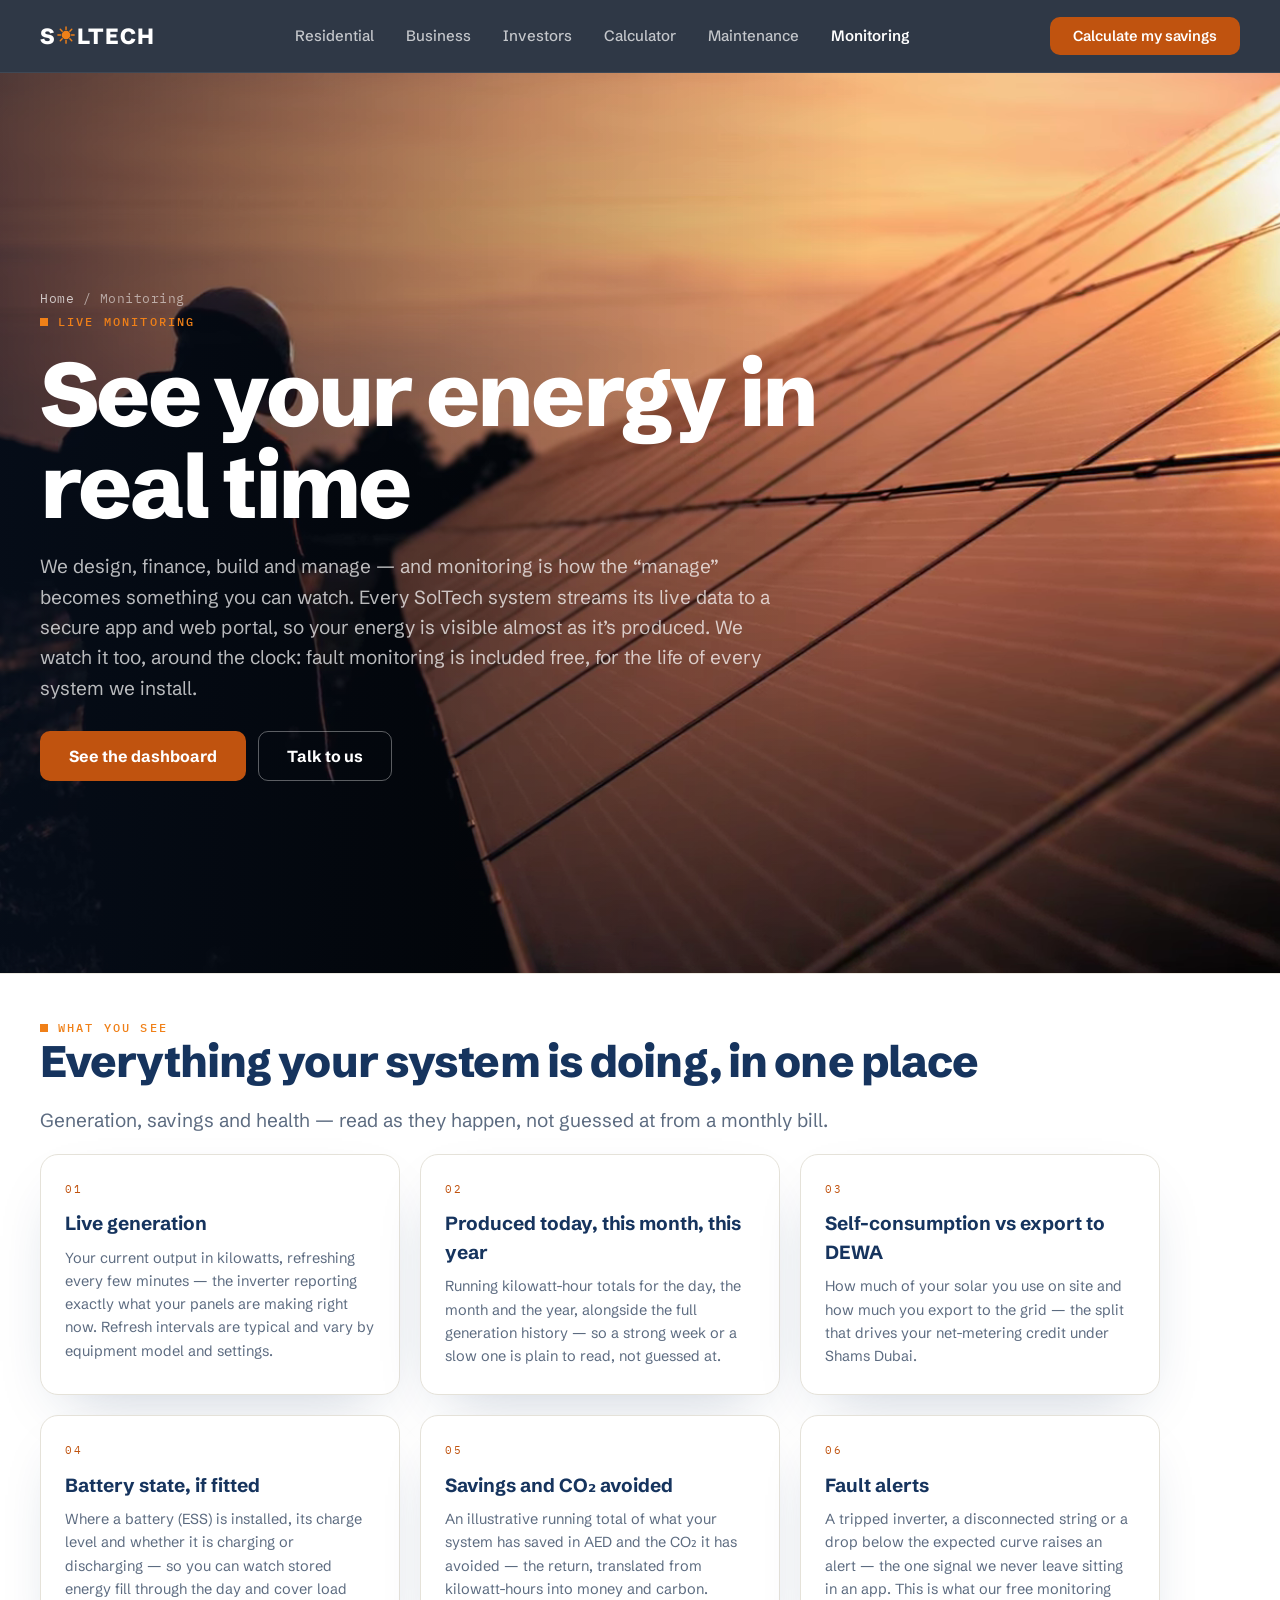
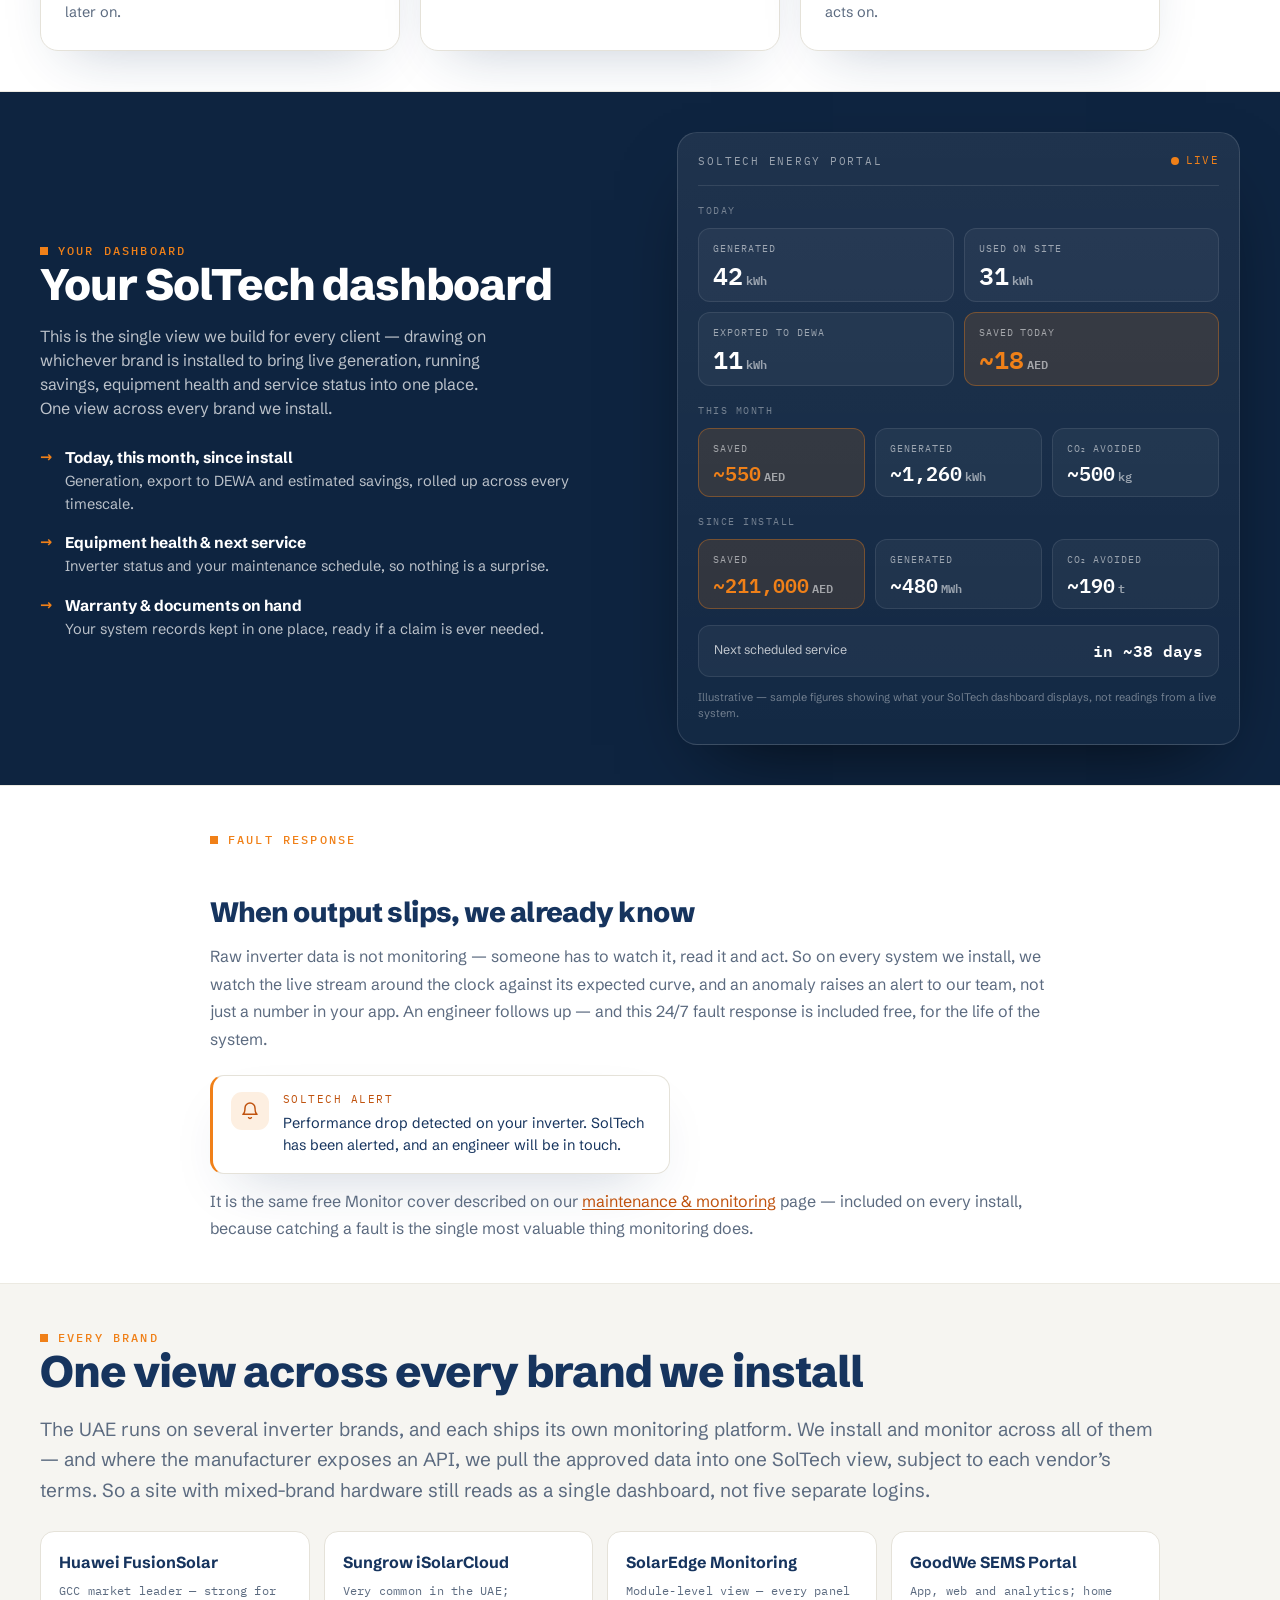
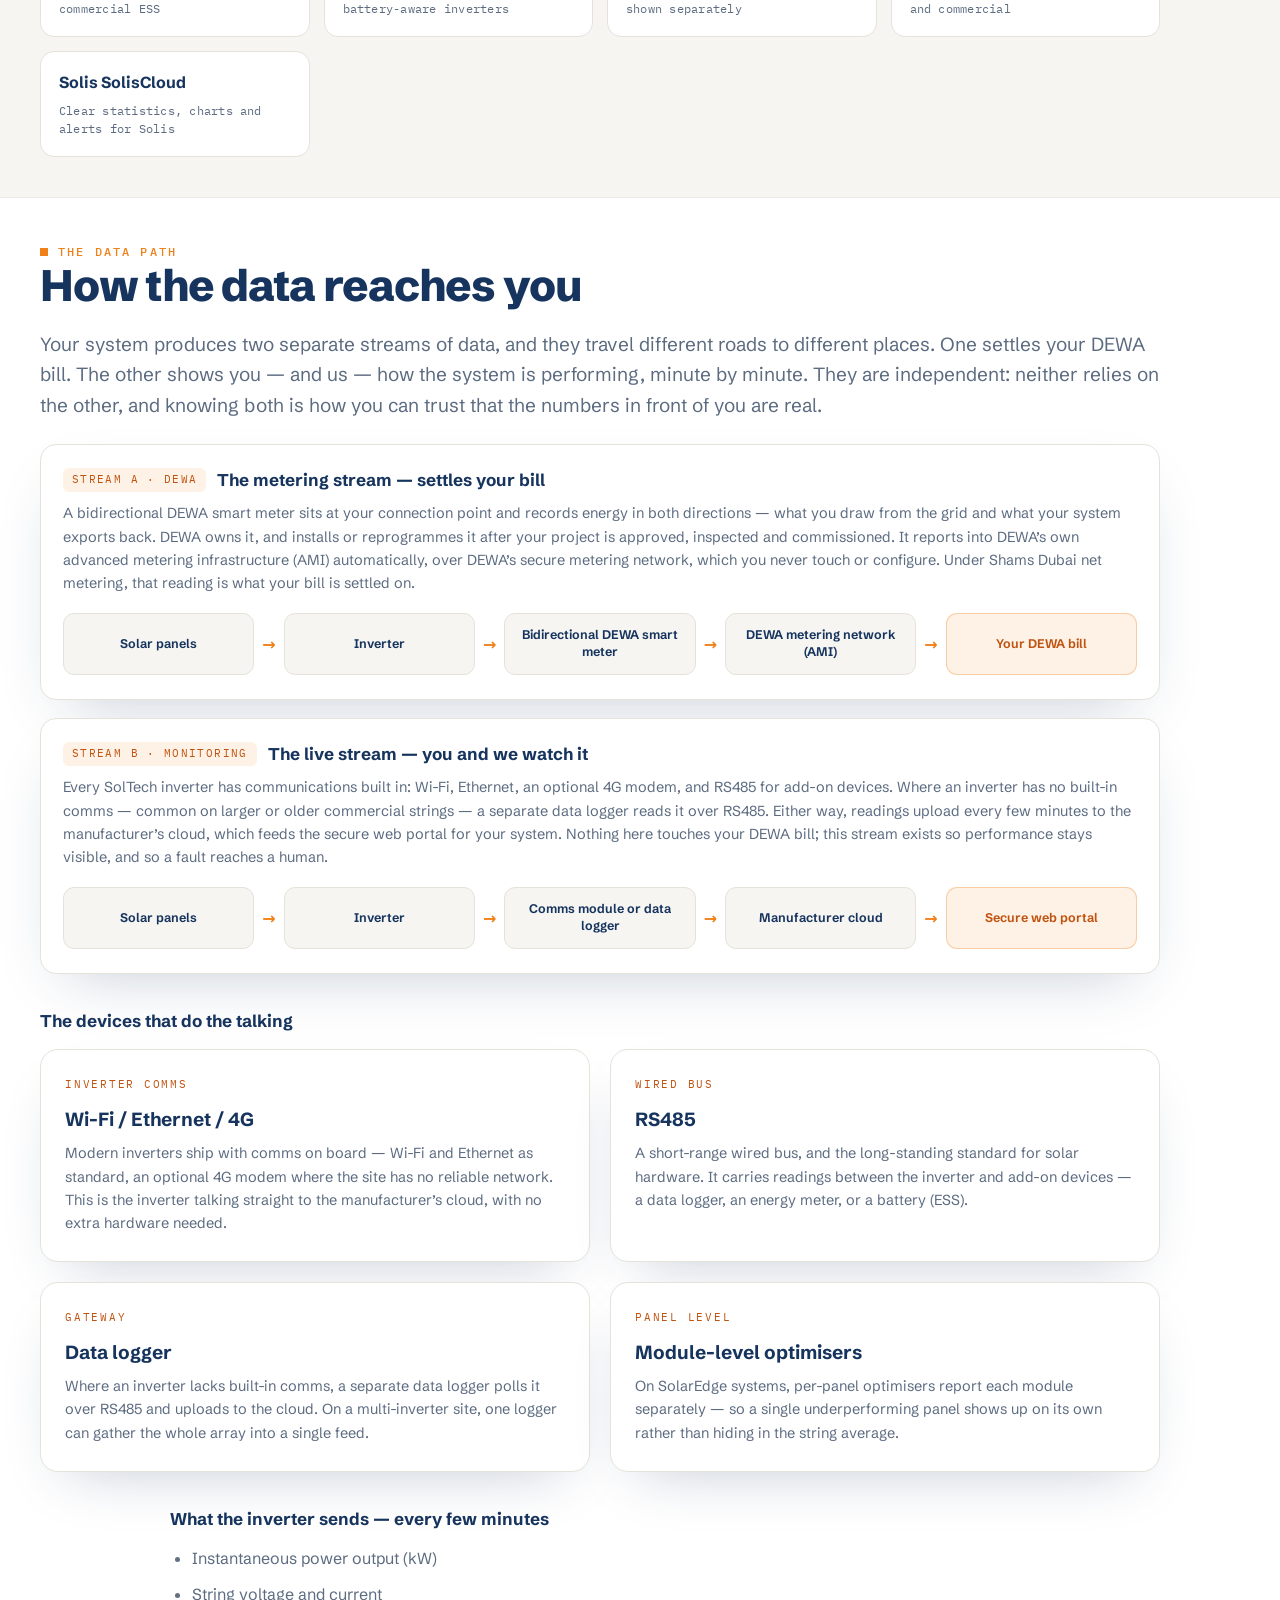
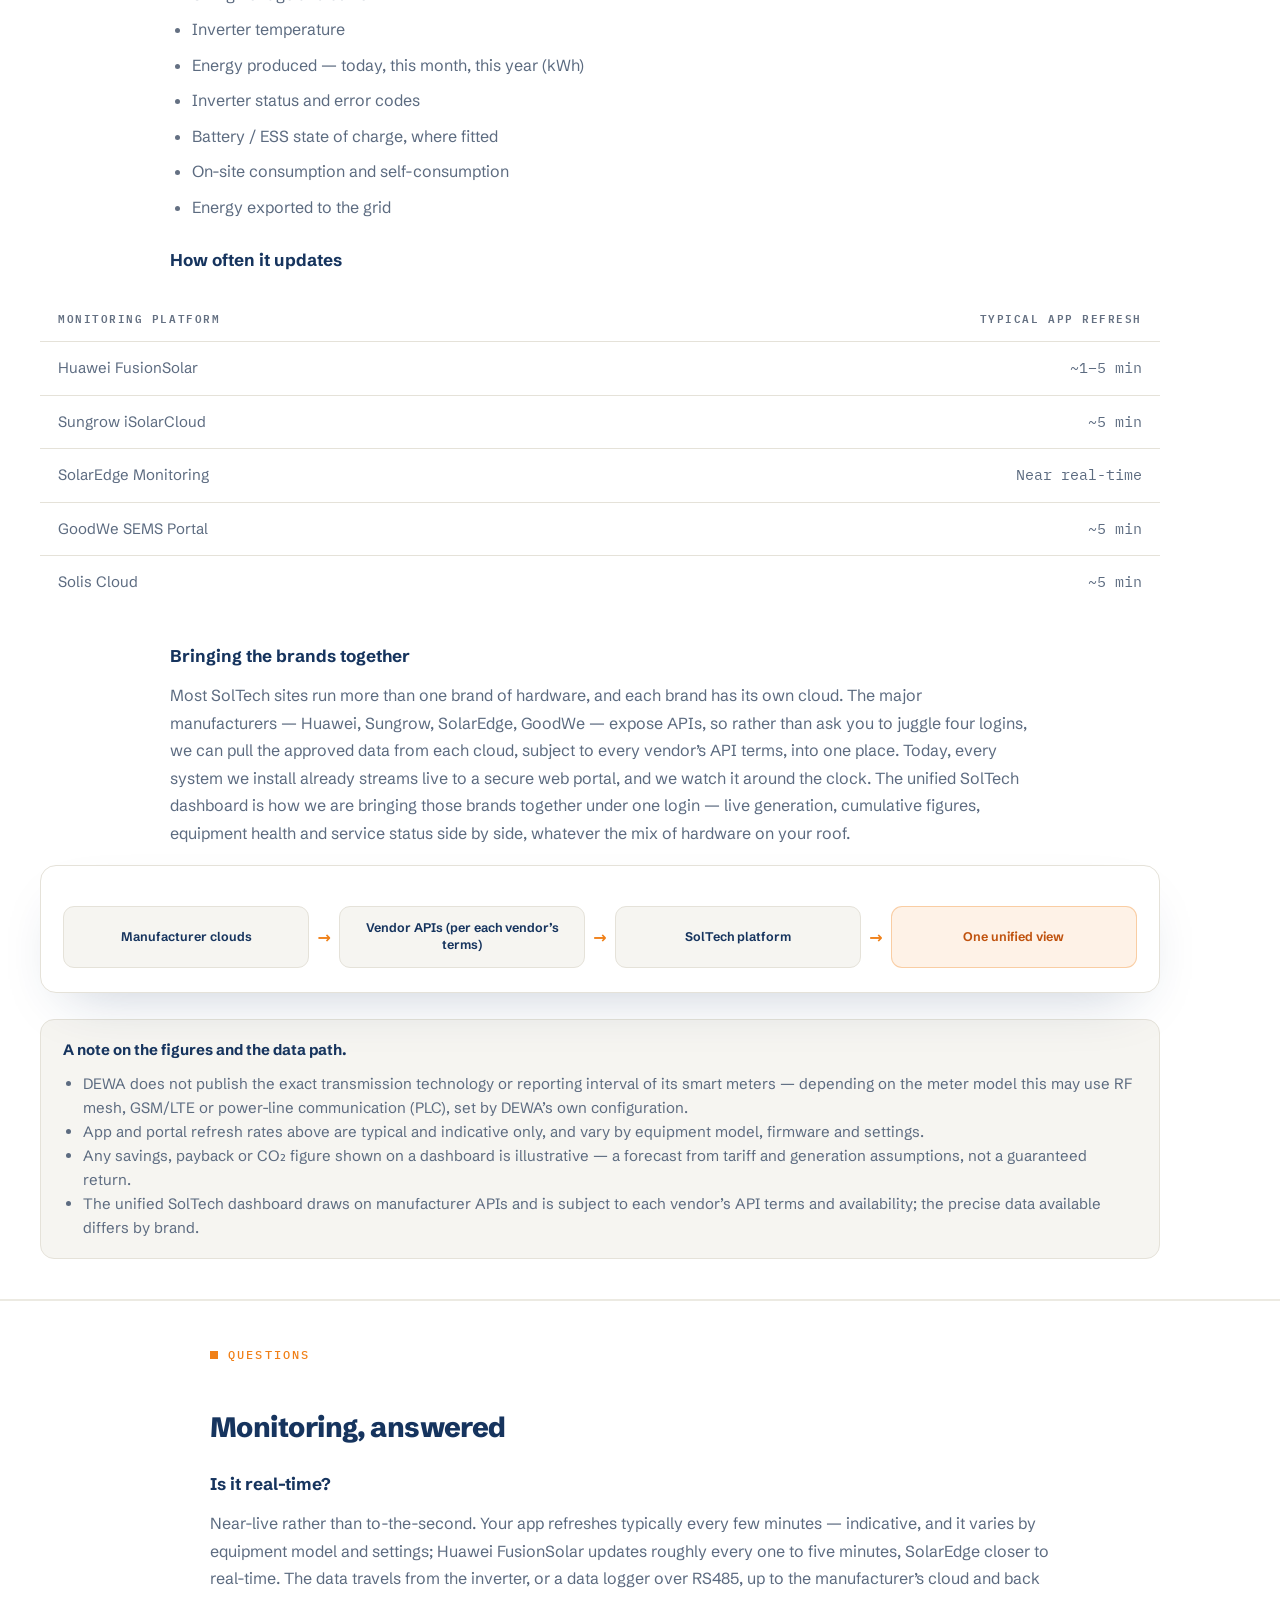
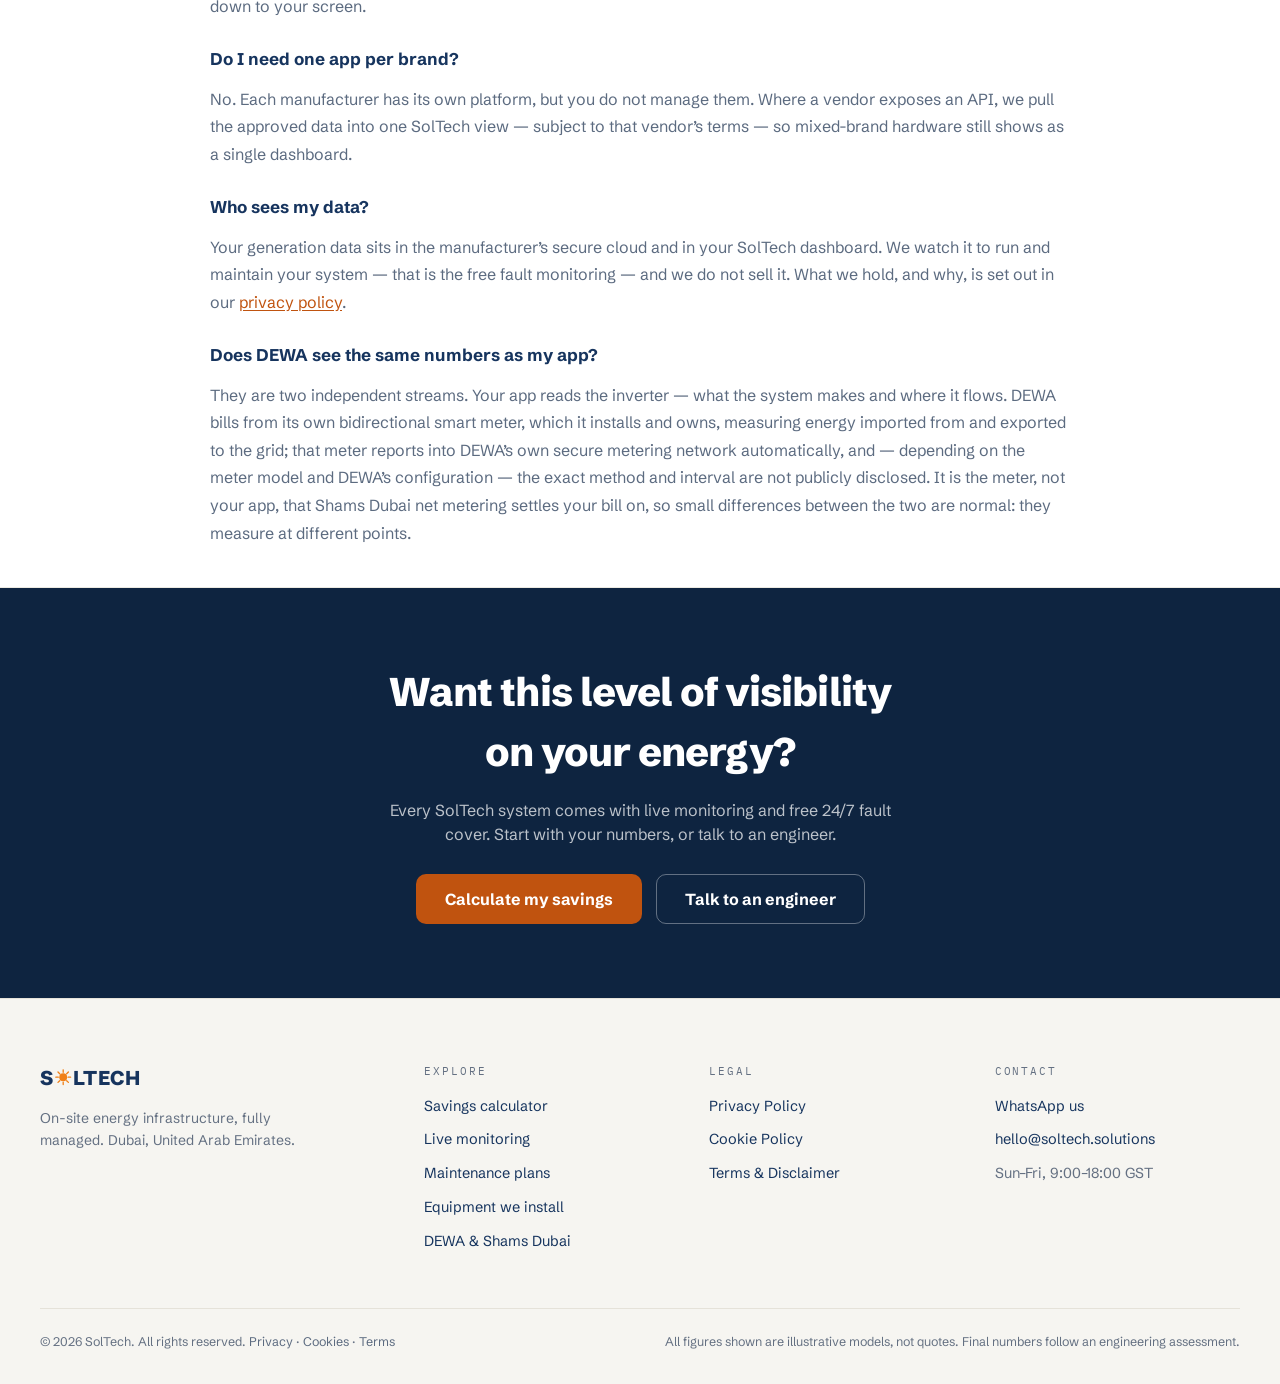
<file: monitoring.html>
<!DOCTYPE html>
<html lang="en">
<head>
<meta charset="utf-8">
<meta name="viewport" content="width=device-width, initial-scale=1">
<title>See Your Solar in Real Time — Live Monitoring | SolTech Dubai</title>
<meta name="description" content="Every SolTech system streams its live data to a secure app and web portal — generation, export to DEWA and savings, as they happen. Plus 24/7 fault monitoring, included free for life. One SolTech view across every inverter brand.">
<link rel="canonical" href="https://soltech.solutions/monitoring.html">
<meta name="robots" content="index, follow">
<meta name="theme-color" content="#0E2440">
<script>document.documentElement.classList.add('js');</script>
<link rel="icon" href="assets/favicon.svg" type="image/svg+xml">
<link rel="preload" href="assets/fonts/schibsted-grotesk-latin.woff2" as="font" type="font/woff2" crossorigin>
<link rel="preload" href="assets/fonts/ibm-plex-mono-500-latin.woff2" as="font" type="font/woff2" crossorigin>
<link rel="stylesheet" href="assets/css/styles.css?v=20">
<link rel="stylesheet" href="assets/css/pages.css?v=7">
<script type="application/ld+json">
{
  "@context": "https://schema.org",
  "@type": "FAQPage",
  "mainEntity": [
    { "@type": "Question", "name": "Is solar monitoring real-time?", "acceptedAnswer": { "@type": "Answer", "text": "Near-live rather than to-the-second. Your app refreshes typically every few minutes — indicative, and it varies by equipment model and settings; Huawei FusionSolar updates roughly every one to five minutes, SolarEdge closer to real-time. The data travels from the inverter, or a data logger over RS485, up to the manufacturer's cloud and back down to your screen." } },
    { "@type": "Question", "name": "Do I need one app per inverter brand?", "acceptedAnswer": { "@type": "Answer", "text": "No. Each manufacturer has its own platform, but you do not manage them. Where a vendor exposes an API, SolTech pulls the approved data into one view — subject to that vendor's terms — so mixed-brand hardware still shows as a single dashboard." } },
    { "@type": "Question", "name": "Who sees my solar generation data?", "acceptedAnswer": { "@type": "Answer", "text": "Your generation data sits in the manufacturer's secure cloud and in your SolTech dashboard. SolTech watches it to run and maintain your system — that is the free fault monitoring — and does not sell it." } },
    { "@type": "Question", "name": "Does DEWA see the same numbers as my monitoring app?", "acceptedAnswer": { "@type": "Answer", "text": "They are two independent streams. Your app reads the inverter — what the system makes and where it flows. DEWA bills from its own bidirectional smart meter, which it installs and owns, measuring energy imported from and exported to the grid. It is the meter, not your app, that Shams Dubai net metering settles your bill on, so small differences between the two are normal: they measure at different points." } }
  ]
}
</script>
</head>
<body>
<a href="#content" class="skip-link">Skip to content</a>

<header class="page-header">
  <div class="header-inner">
    <a href="/" class="brand" aria-label="SolTech home">S<svg class="brand__sun" viewBox="0 0 100 100" role="img" aria-label="O" focusable="false"><g stroke-width="8" stroke-linecap="round" fill="none"><line x1="50" y1="20" x2="50" y2="5"/><line x1="50" y1="80" x2="50" y2="95"/><line x1="20" y1="50" x2="5" y2="50"/><line x1="80" y1="50" x2="95" y2="50"/><line x1="71.2" y1="28.8" x2="81.8" y2="18.2"/><line x1="71.2" y1="71.2" x2="81.8" y2="81.8"/><line x1="28.8" y1="71.2" x2="18.2" y2="81.8"/><line x1="28.8" y1="28.8" x2="18.2" y2="18.2"/></g><circle cx="50" cy="50" r="24"/></svg>LTECH</a>
    <nav class="nav" aria-label="Primary">
      <a class="nav__link" href="/residential.html">Residential</a>
      <a class="nav__link" href="/business.html">Business</a>
      <a class="nav__link" href="/investors.html">Investors</a>
      <a class="nav__link" href="/calculator.html">Calculator</a>
      <a class="nav__link" href="/maintenance.html">Maintenance</a>
      <a class="nav__link" href="/monitoring.html" aria-current="page">Monitoring</a>
    </nav>
    <a href="/calculator.html" class="btn btn--accent btn--sm header-cta">Calculate my savings</a>
    <button class="nav-toggle" id="navToggle" aria-label="Open menu" aria-expanded="false" aria-controls="mobileNav"><span></span></button>
  </div>
  <div class="mobile-nav" id="mobileNav">
    <a href="/residential.html">Residential</a>
    <a href="/business.html">Business</a>
    <a href="/investors.html">Investors</a>
    <a href="/calculator.html">Calculator</a>
    <a href="/maintenance.html">Maintenance</a>
    <a href="/monitoring.html">Monitoring</a>
    <a href="/calculator.html" class="btn btn--accent">Calculate savings</a>
  </div>
</header>

<main id="content">
  <section class="page-hero page-hero--video" data-reveal>
    <video class="page-hero__video" autoplay muted loop playsinline preload="metadata" poster="assets/img/hero-poster.jpg" aria-hidden="true">
      <source src="solar.webm" type="video/webm">
      <source src="solar-1600.mp4" type="video/mp4">
    </video>
    <div class="page-hero__scrim"></div>
    <div class="container">
      <div class="page-hero__wrap">
        <nav class="crumbs" aria-label="Breadcrumb"><a href="/">Home</a> / Monitoring</nav>
        <div class="eyebrow"><span class="eyebrow__sq"></span>Live monitoring</div>
        <h1>See your energy in real time</h1>
        <p class="lead">We design, finance, build and manage — and monitoring is how the &ldquo;manage&rdquo; becomes something you can watch. Every SolTech system streams its live data to a secure app and web portal, so your energy is visible almost as it&rsquo;s produced. We watch it too, around the clock: fault monitoring is included free, for the life of every system we install.</p>
        <div class="page-hero__cta">
          <a href="#dashboard" class="btn btn--accent">See the dashboard</a>
          <a href="https://wa.me/971500000000?text=Hi%20SolTech%2C%20I%27d%20like%20to%20see%20the%20monitoring%20portal" class="btn btn--ghost-light" rel="noopener">Talk to us</a>
        </div>
      </div>
    </div>
  </section>

  <!-- What you see -->
  <section class="section section--white" data-reveal>
    <div class="container">
      <div class="wrap--wide">
        <div class="eyebrow eyebrow--accent"><span class="eyebrow__sq"></span>What you see</div>
        <h2 class="h2">Everything your system is doing, in one place</h2>
        <p class="lead">Generation, savings and health — read as they happen, not guessed at from a monthly bill.</p>
        <div class="feature-grid">
          <div class="feature-card">
            <div class="feature-card__k">01</div>
            <h3>Live generation</h3>
            <p>Your current output in kilowatts, refreshing every few minutes &mdash; the inverter reporting exactly what your panels are making right now. Refresh intervals are typical and vary by equipment model and settings.</p>
          </div>
          <div class="feature-card">
            <div class="feature-card__k">02</div>
            <h3>Produced today, this month, this year</h3>
            <p>Running kilowatt-hour totals for the day, the month and the year, alongside the full generation history &mdash; so a strong week or a slow one is plain to read, not guessed at.</p>
          </div>
          <div class="feature-card">
            <div class="feature-card__k">03</div>
            <h3>Self-consumption vs export to DEWA</h3>
            <p>How much of your solar you use on site and how much you export to the grid &mdash; the split that drives your net-metering credit under Shams Dubai.</p>
          </div>
          <div class="feature-card">
            <div class="feature-card__k">04</div>
            <h3>Battery state, if fitted</h3>
            <p>Where a battery (ESS) is installed, its charge level and whether it is charging or discharging &mdash; so you can watch stored energy fill through the day and cover load later on.</p>
          </div>
          <div class="feature-card">
            <div class="feature-card__k">05</div>
            <h3>Savings and CO&#8322; avoided</h3>
            <p>An illustrative running total of what your system has saved in AED and the CO&#8322; it has avoided &mdash; the return, translated from kilowatt-hours into money and carbon.</p>
          </div>
          <div class="feature-card">
            <div class="feature-card__k">06</div>
            <h3>Fault alerts</h3>
            <p>A tripped inverter, a disconnected string or a drop below the expected curve raises an alert &mdash; the one signal we never leave sitting in an app. This is what our free monitoring acts on.</p>
          </div>
        </div>
      </div>
    </div>
  </section>

  <!-- Dashboard showcase -->
  <section class="section section--deep mon" id="dashboard" data-reveal>
    <div class="container">
      <div class="mon__grid">
        <div>
          <div class="eyebrow"><span class="eyebrow__sq"></span>Your dashboard</div>
          <h2 class="h2" style="color:#fff">Your SolTech dashboard</h2>
          <p class="mon__lead">This is the single view we build for every client &mdash; drawing on whichever brand is installed to bring live generation, running savings, equipment health and service status into one place. One view across every brand we install.</p>
          <ul class="mon__list">
            <li><span class="ic" aria-hidden="true">&rarr;</span><span><b>Today, this month, since install</b><span>Generation, export to DEWA and estimated savings, rolled up across every timescale.</span></span></li>
            <li><span class="ic" aria-hidden="true">&rarr;</span><span><b>Equipment health &amp; next service</b><span>Inverter status and your maintenance schedule, so nothing is a surprise.</span></span></li>
            <li><span class="ic" aria-hidden="true">&rarr;</span><span><b>Warranty &amp; documents on hand</b><span>Your system records kept in one place, ready if a claim is ever needed.</span></span></li>
          </ul>
        </div>
        <div>
          <div class="pdash" data-reveal data-reveal-delay="120">
            <div class="pdash__bar">
              <span class="pdash__brand">SolTech Energy Portal</span>
              <span class="pdash__live">Live</span>
            </div>
            <div class="pdash__glabel">Today</div>
            <div class="pdash__grid">
              <div class="pdash__tile"><div class="pdash__tk">Generated</div><div class="pdash__tv"><span class="n">42</span><span class="u">kWh</span></div></div>
              <div class="pdash__tile"><div class="pdash__tk">Used on site</div><div class="pdash__tv"><span class="n">31</span><span class="u">kWh</span></div></div>
              <div class="pdash__tile"><div class="pdash__tk">Exported to DEWA</div><div class="pdash__tv"><span class="n">11</span><span class="u">kWh</span></div></div>
              <div class="pdash__tile pdash__tile--accent"><div class="pdash__tk">Saved today</div><div class="pdash__tv"><span class="n">~18</span><span class="u">AED</span></div></div>
            </div>
            <div class="pdash__glabel">This month</div>
            <div class="pdash__grid pdash__grid--3">
              <div class="pdash__tile pdash__tile--accent"><div class="pdash__tk">Saved</div><div class="pdash__tv"><span class="n">~550</span><span class="u">AED</span></div></div>
              <div class="pdash__tile"><div class="pdash__tk">Generated</div><div class="pdash__tv"><span class="n">~1,260</span><span class="u">kWh</span></div></div>
              <div class="pdash__tile"><div class="pdash__tk">CO&#8322; avoided</div><div class="pdash__tv"><span class="n">~500</span><span class="u">kg</span></div></div>
            </div>
            <div class="pdash__glabel">Since install</div>
            <div class="pdash__grid pdash__grid--3">
              <div class="pdash__tile pdash__tile--accent"><div class="pdash__tk">Saved</div><div class="pdash__tv"><span class="n">~211,000</span><span class="u">AED</span></div></div>
              <div class="pdash__tile"><div class="pdash__tk">Generated</div><div class="pdash__tv"><span class="n">~480</span><span class="u">MWh</span></div></div>
              <div class="pdash__tile"><div class="pdash__tk">CO&#8322; avoided</div><div class="pdash__tv"><span class="n">~190</span><span class="u">t</span></div></div>
            </div>
            <div class="pdash__service"><span class="k">Next scheduled service</span><span class="v">in ~38 days</span></div>
            <div class="pdash__note">Illustrative &mdash; sample figures showing what your SolTech dashboard displays, not readings from a live system.</div>
          </div>
        </div>
      </div>
    </div>
  </section>

  <!-- Fault story -->
  <section class="section section--white" data-reveal>
    <div class="container">
      <div class="wrap prose">
        <div class="eyebrow eyebrow--accent"><span class="eyebrow__sq"></span>Fault response</div>
        <h2>When output slips, we already know</h2>
        <p>Raw inverter data is not monitoring &mdash; someone has to watch it, read it and act. So on every system we install, we watch the live stream around the clock against its expected curve, and an anomaly raises an alert to our team, not just a number in your app. An engineer follows up &mdash; and this 24/7 fault response is included free, for the life of the system.</p>
        <div class="pushcard">
          <span class="pushcard__ic" aria-hidden="true"><svg viewBox="0 0 24 24" fill="none" stroke="currentColor" stroke-width="1.8" stroke-linecap="round" stroke-linejoin="round"><path d="M18 8.5a6 6 0 1 0-12 0c0 6-2.5 7.5-2.5 7.5h17S18 14.5 18 8.5Z"/><path d="M10.3 20a2 2 0 0 0 3.4 0"/></svg></span>
          <div>
            <div class="pushcard__k">SolTech alert</div>
            <div class="pushcard__t">Performance drop detected on your inverter. SolTech has been alerted, and an engineer will be in touch.</div>
          </div>
        </div>
        <p>It is the same free Monitor cover described on our <a href="/maintenance.html">maintenance &amp; monitoring</a> page &mdash; included on every install, because catching a fault is the single most valuable thing monitoring does.</p>
      </div>
    </div>
  </section>

  <!-- Multi-brand -->
  <section class="section section--paper" data-reveal>
    <div class="container">
      <div class="wrap--wide">
        <div class="eyebrow eyebrow--accent"><span class="eyebrow__sq"></span>Every brand</div>
        <h2 class="h2">One view across every brand we install</h2>
        <p class="lead">The UAE runs on several inverter brands, and each ships its own monitoring platform. We install and monitor across all of them &mdash; and where the manufacturer exposes an API, we pull the approved data into one SolTech view, subject to each vendor&rsquo;s terms. So a site with mixed-brand hardware still reads as a single dashboard, not five separate logins.</p>
        <div class="brand-grid" style="margin-top:26px">
          <div class="brand-chip"><span class="brand-chip__name">Huawei FusionSolar</span><span class="brand-chip__meta">GCC market leader &mdash; strong for commercial ESS</span></div>
          <div class="brand-chip"><span class="brand-chip__name">Sungrow iSolarCloud</span><span class="brand-chip__meta">Very common in the UAE; battery-aware inverters</span></div>
          <div class="brand-chip"><span class="brand-chip__name">SolarEdge Monitoring</span><span class="brand-chip__meta">Module-level view &mdash; every panel shown separately</span></div>
          <div class="brand-chip"><span class="brand-chip__name">GoodWe SEMS Portal</span><span class="brand-chip__meta">App, web and analytics; home and commercial</span></div>
          <div class="brand-chip"><span class="brand-chip__name">Solis SolisCloud</span><span class="brand-chip__meta">Clear statistics, charts and alerts for Solis</span></div>
        </div>
      </div>
    </div>
  </section>

  <!-- Architecture / how the data reaches you -->
  <section class="section section--white" data-reveal>
    <div class="container">
      <div class="wrap--wide">
        <div class="eyebrow eyebrow--accent"><span class="eyebrow__sq"></span>The data path</div>
        <h2 class="h2">How the data reaches you</h2>
        <p class="lead">Your system produces two separate streams of data, and they travel different roads to different places. One settles your DEWA bill. The other shows you &mdash; and us &mdash; how the system is performing, minute by minute. They are independent: neither relies on the other, and knowing both is how you can trust that the numbers in front of you are real.</p>

        <div class="flow">
          <div class="flow__stream">
            <div class="flow__sthead"><span class="flow__tag">Stream A &middot; DEWA</span><span class="flow__title">The metering stream &mdash; settles your bill</span></div>
            <p class="flow__summary">A bidirectional DEWA smart meter sits at your connection point and records energy in both directions &mdash; what you draw from the grid and what your system exports back. DEWA owns it, and installs or reprogrammes it after your project is approved, inspected and commissioned. It reports into DEWA&rsquo;s own advanced metering infrastructure (AMI) automatically, over DEWA&rsquo;s secure metering network, which you never touch or configure. Under Shams Dubai net metering, that reading is what your bill is settled on.</p>
            <div class="flow__nodes">
              <div class="flow__node">Solar panels</div>
              <span class="flow__arrow" aria-hidden="true">&rarr;</span>
              <div class="flow__node">Inverter</div>
              <span class="flow__arrow" aria-hidden="true">&rarr;</span>
              <div class="flow__node">Bidirectional DEWA smart meter</div>
              <span class="flow__arrow" aria-hidden="true">&rarr;</span>
              <div class="flow__node">DEWA metering network (AMI)</div>
              <span class="flow__arrow" aria-hidden="true">&rarr;</span>
              <div class="flow__node flow__node--accent">Your DEWA bill</div>
            </div>
          </div>
          <div class="flow__stream">
            <div class="flow__sthead"><span class="flow__tag">Stream B &middot; Monitoring</span><span class="flow__title">The live stream &mdash; you and we watch it</span></div>
            <p class="flow__summary">Every SolTech inverter has communications built in: Wi-Fi, Ethernet, an optional 4G modem, and RS485 for add-on devices. Where an inverter has no built-in comms &mdash; common on larger or older commercial strings &mdash; a separate data logger reads it over RS485. Either way, readings upload every few minutes to the manufacturer&rsquo;s cloud, which feeds the secure web portal for your system. Nothing here touches your DEWA bill; this stream exists so performance stays visible, and so a fault reaches a human.</p>
            <div class="flow__nodes">
              <div class="flow__node">Solar panels</div>
              <span class="flow__arrow" aria-hidden="true">&rarr;</span>
              <div class="flow__node">Inverter</div>
              <span class="flow__arrow" aria-hidden="true">&rarr;</span>
              <div class="flow__node">Comms module or data logger</div>
              <span class="flow__arrow" aria-hidden="true">&rarr;</span>
              <div class="flow__node">Manufacturer cloud</div>
              <span class="flow__arrow" aria-hidden="true">&rarr;</span>
              <div class="flow__node flow__node--accent">Secure web portal</div>
            </div>
          </div>
        </div>

        <div class="prose" style="margin-top:34px">
          <h3>The devices that do the talking</h3>
        </div>
        <div class="feature-grid feature-grid--2" style="margin-top:16px">
          <div class="feature-card">
            <div class="feature-card__k">Inverter comms</div>
            <h3>Wi-Fi / Ethernet / 4G</h3>
            <p>Modern inverters ship with comms on board &mdash; Wi-Fi and Ethernet as standard, an optional 4G modem where the site has no reliable network. This is the inverter talking straight to the manufacturer&rsquo;s cloud, with no extra hardware needed.</p>
          </div>
          <div class="feature-card">
            <div class="feature-card__k">Wired bus</div>
            <h3>RS485</h3>
            <p>A short-range wired bus, and the long-standing standard for solar hardware. It carries readings between the inverter and add-on devices &mdash; a data logger, an energy meter, or a battery (ESS).</p>
          </div>
          <div class="feature-card">
            <div class="feature-card__k">Gateway</div>
            <h3>Data logger</h3>
            <p>Where an inverter lacks built-in comms, a separate data logger polls it over RS485 and uploads to the cloud. On a multi-inverter site, one logger can gather the whole array into a single feed.</p>
          </div>
          <div class="feature-card">
            <div class="feature-card__k">Panel level</div>
            <h3>Module-level optimisers</h3>
            <p>On SolarEdge systems, per-panel optimisers report each module separately &mdash; so a single underperforming panel shows up on its own rather than hiding in the string average.</p>
          </div>
        </div>

        <div class="wrap prose" style="margin-top:34px; padding:0">
          <h3>What the inverter sends &mdash; every few minutes</h3>
          <ul>
            <li>Instantaneous power output (kW)</li>
            <li>String voltage and current</li>
            <li>Inverter temperature</li>
            <li>Energy produced &mdash; today, this month, this year (kWh)</li>
            <li>Inverter status and error codes</li>
            <li>Battery / ESS state of charge, where fitted</li>
            <li>On-site consumption and self-consumption</li>
            <li>Energy exported to the grid</li>
          </ul>

          <h3>How often it updates</h3>
        </div>
        <div class="otable-wrap">
          <table class="otable" style="min-width:0">
            <thead>
              <tr><th scope="col">Monitoring platform</th><th scope="col" class="num">Typical app refresh</th></tr>
            </thead>
            <tbody>
              <tr><td>Huawei FusionSolar</td><td class="num">~1&ndash;5 min</td></tr>
              <tr><td>Sungrow iSolarCloud</td><td class="num">~5 min</td></tr>
              <tr><td>SolarEdge Monitoring</td><td class="num">Near real-time</td></tr>
              <tr><td>GoodWe SEMS Portal</td><td class="num">~5 min</td></tr>
              <tr><td>Solis Cloud</td><td class="num">~5 min</td></tr>
            </tbody>
          </table>
        </div>

        <div class="wrap prose" style="margin-top:34px; padding:0">
          <h3>Bringing the brands together</h3>
          <p>Most SolTech sites run more than one brand of hardware, and each brand has its own cloud. The major manufacturers &mdash; Huawei, Sungrow, SolarEdge, GoodWe &mdash; expose APIs, so rather than ask you to juggle four logins, we can pull the approved data from each cloud, subject to every vendor&rsquo;s API terms, into one place. Today, every system we install already streams live to a secure web portal, and we watch it around the clock. The unified SolTech dashboard is how we are bringing those brands together under one login &mdash; live generation, cumulative figures, equipment health and service status side by side, whatever the mix of hardware on your roof.</p>
        </div>
        <div class="flow" style="margin-top:18px">
          <div class="flow__stream">
            <div class="flow__nodes">
              <div class="flow__node">Manufacturer clouds</div>
              <span class="flow__arrow" aria-hidden="true">&rarr;</span>
              <div class="flow__node">Vendor APIs (per each vendor&rsquo;s terms)</div>
              <span class="flow__arrow" aria-hidden="true">&rarr;</span>
              <div class="flow__node">SolTech platform</div>
              <span class="flow__arrow" aria-hidden="true">&rarr;</span>
              <div class="flow__node flow__node--accent">One unified view</div>
            </div>
          </div>
        </div>

        <div class="callout callout--muted">
          <strong>A note on the figures and the data path.</strong>
          <ul style="margin:10px 0 0; padding-left:20px">
            <li>DEWA does not publish the exact transmission technology or reporting interval of its smart meters &mdash; depending on the meter model this may use RF mesh, GSM/LTE or power-line communication (PLC), set by DEWA&rsquo;s own configuration.</li>
            <li>App and portal refresh rates above are typical and indicative only, and vary by equipment model, firmware and settings.</li>
            <li>Any savings, payback or CO&#8322; figure shown on a dashboard is illustrative &mdash; a forecast from tariff and generation assumptions, not a guaranteed return.</li>
            <li>The unified SolTech dashboard draws on manufacturer APIs and is subject to each vendor&rsquo;s API terms and availability; the precise data available differs by brand.</li>
          </ul>
        </div>
      </div>
    </div>
  </section>

  <!-- FAQ -->
  <section class="section section--white" data-reveal>
    <div class="container">
      <div class="wrap prose">
        <div class="eyebrow eyebrow--accent"><span class="eyebrow__sq"></span>Questions</div>
        <h2>Monitoring, answered</h2>
        <h3>Is it real-time?</h3>
        <p>Near-live rather than to-the-second. Your app refreshes typically every few minutes &mdash; indicative, and it varies by equipment model and settings; Huawei FusionSolar updates roughly every one to five minutes, SolarEdge closer to real-time. The data travels from the inverter, or a data logger over RS485, up to the manufacturer&rsquo;s cloud and back down to your screen.</p>
        <h3>Do I need one app per brand?</h3>
        <p>No. Each manufacturer has its own platform, but you do not manage them. Where a vendor exposes an API, we pull the approved data into one SolTech view &mdash; subject to that vendor&rsquo;s terms &mdash; so mixed-brand hardware still shows as a single dashboard.</p>
        <h3>Who sees my data?</h3>
        <p>Your generation data sits in the manufacturer&rsquo;s secure cloud and in your SolTech dashboard. We watch it to run and maintain your system &mdash; that is the free fault monitoring &mdash; and we do not sell it. What we hold, and why, is set out in our <a href="/privacy.html">privacy policy</a>.</p>
        <h3>Does DEWA see the same numbers as my app?</h3>
        <p>They are two independent streams. Your app reads the inverter &mdash; what the system makes and where it flows. DEWA bills from its own bidirectional smart meter, which it installs and owns, measuring energy imported from and exported to the grid; that meter reports into DEWA&rsquo;s own secure metering network automatically, and &mdash; depending on the meter model and DEWA&rsquo;s configuration &mdash; the exact method and interval are not publicly disclosed. It is the meter, not your app, that Shams Dubai net metering settles your bill on, so small differences between the two are normal: they measure at different points.</p>
      </div>
    </div>
  </section>

  <section class="page-cta">
    <div class="container" data-reveal>
      <h2>Want this level of visibility on your energy?</h2>
      <p>Every SolTech system comes with live monitoring and free 24/7 fault cover. Start with your numbers, or talk to an engineer.</p>
      <div class="page-cta__actions">
        <a href="/calculator.html" class="btn btn--accent">Calculate my savings</a>
        <a href="https://wa.me/971500000000?text=Hi%20SolTech%2C%20I%27d%20like%20to%20ask%20about%20monitoring" class="btn btn--ghost-light" rel="noopener">Talk to an engineer</a>
      </div>
    </div>
  </section>
</main>

<footer class="site-footer">
  <div class="footer-inner">
    <div class="footer-grid">
      <div class="footer-brand">
        <div class="brand" style="font-size:20px">S<svg class="brand__sun" viewBox="0 0 100 100" role="img" aria-label="O" focusable="false"><g stroke-width="8" stroke-linecap="round" fill="none"><line x1="50" y1="20" x2="50" y2="5"/><line x1="50" y1="80" x2="50" y2="95"/><line x1="20" y1="50" x2="5" y2="50"/><line x1="80" y1="50" x2="95" y2="50"/><line x1="71.2" y1="28.8" x2="81.8" y2="18.2"/><line x1="71.2" y1="71.2" x2="81.8" y2="81.8"/><line x1="28.8" y1="71.2" x2="18.2" y2="81.8"/><line x1="28.8" y1="28.8" x2="18.2" y2="18.2"/></g><circle cx="50" cy="50" r="24"/></svg>LTECH</div>
        <p>On-site energy infrastructure, fully managed. Dubai, United Arab Emirates.</p>
      </div>
      <div class="footer-col">
        <div class="footer-col__k">Explore</div>
        <a href="/calculator.html">Savings calculator</a>
        <a href="/monitoring.html">Live monitoring</a>
        <a href="/maintenance.html">Maintenance plans</a>
        <a href="/equipment.html">Equipment we install</a>
        <a href="/dewa-guide.html">DEWA &amp; Shams Dubai</a>
      </div>
      <div class="footer-col">
        <div class="footer-col__k">Legal</div>
        <a href="/privacy.html">Privacy Policy</a>
        <a href="/cookies.html">Cookie Policy</a>
        <a href="/terms.html">Terms &amp; Disclaimer</a>
      </div>
      <div class="footer-col">
        <div class="footer-col__k">Contact</div>
        <a href="https://wa.me/971500000000" rel="noopener">WhatsApp us</a>
        <a href="mailto:hello@soltech.solutions">hello@soltech.solutions</a>
        <span style="color:var(--faint)">Sun&#8211;Fri, 9:00&#8211;18:00 GST</span>
      </div>
    </div>
    <div class="footer-bottom">
      <span class="footer-legal">&copy; 2026 SolTech. All rights reserved. <a href="/privacy.html">Privacy</a> &middot; <a href="/cookies.html">Cookies</a> &middot; <a href="/terms.html">Terms</a></span>
      <span>All figures shown are illustrative models, not quotes. Final numbers follow an engineering assessment.</span>
    </div>
  </div>
</footer>

<script src="assets/js/script.js?v=16" defer></script>
</body>
</html>
</file>
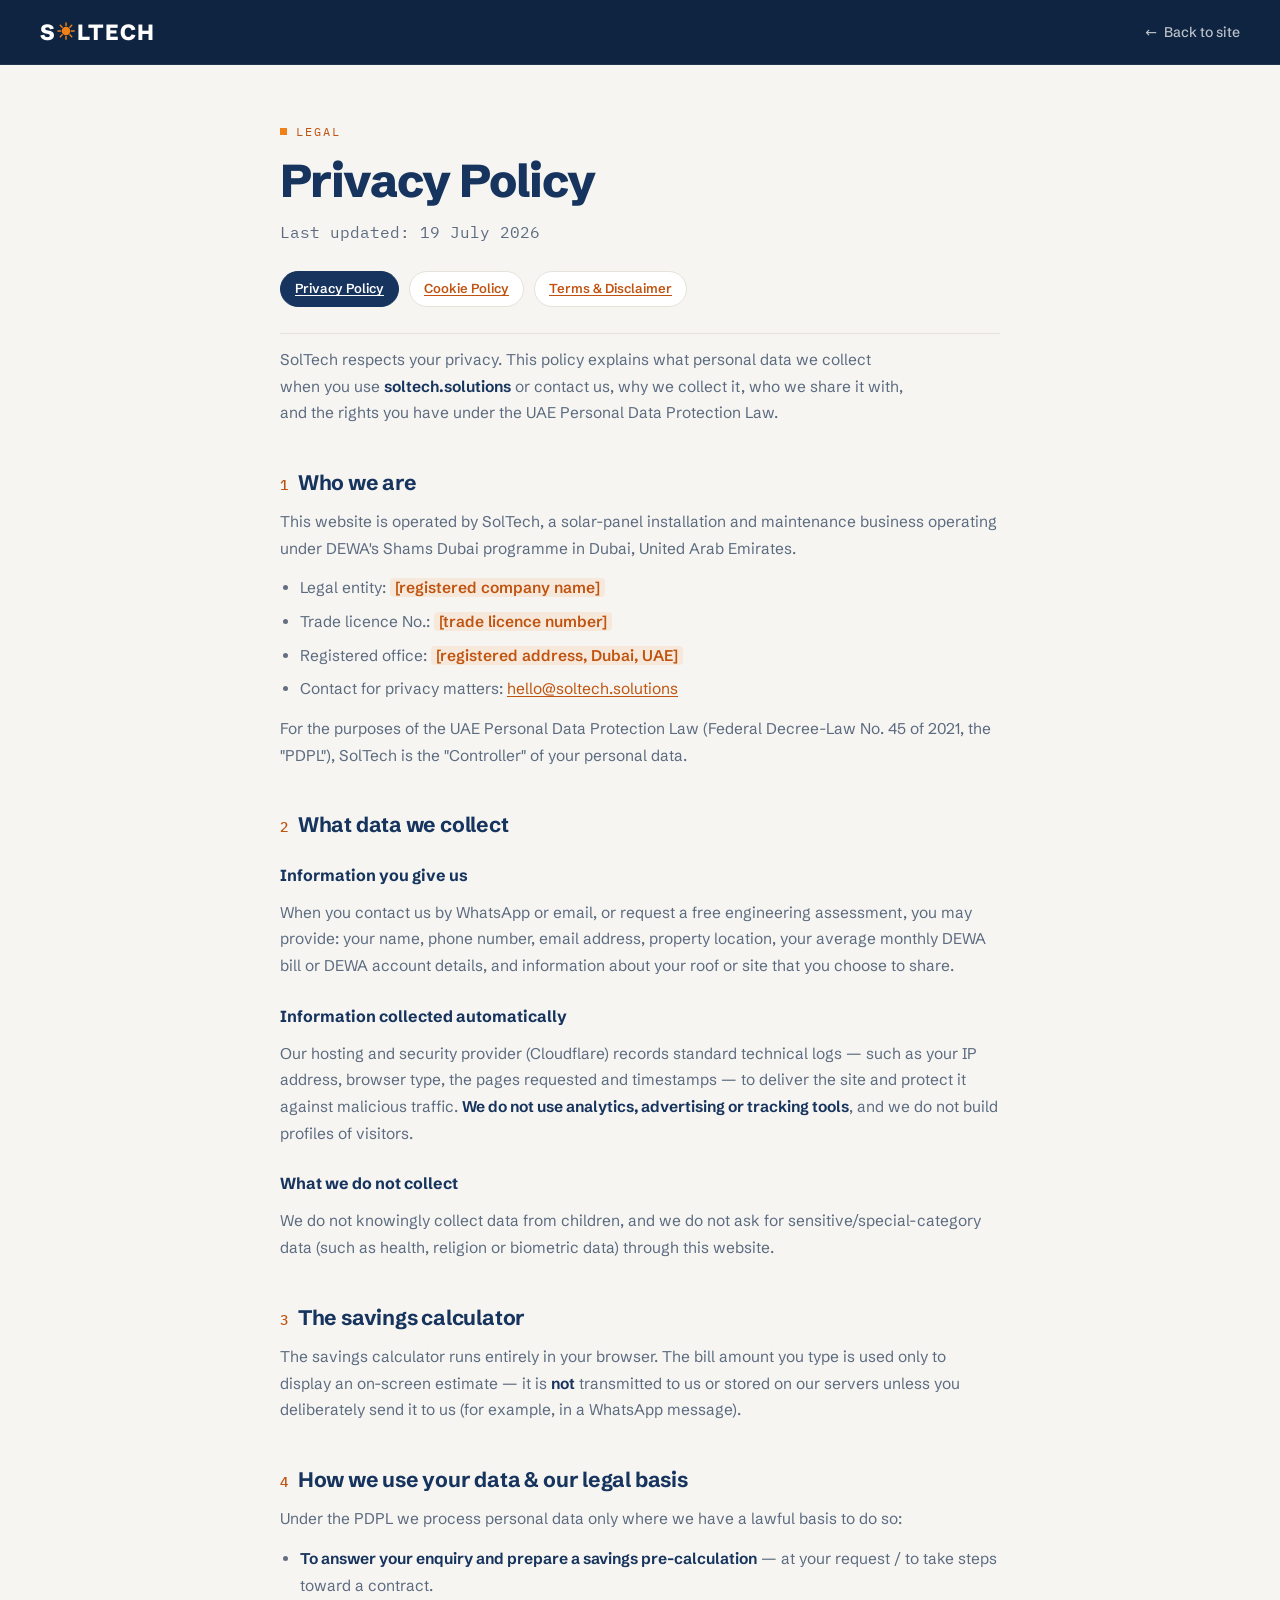
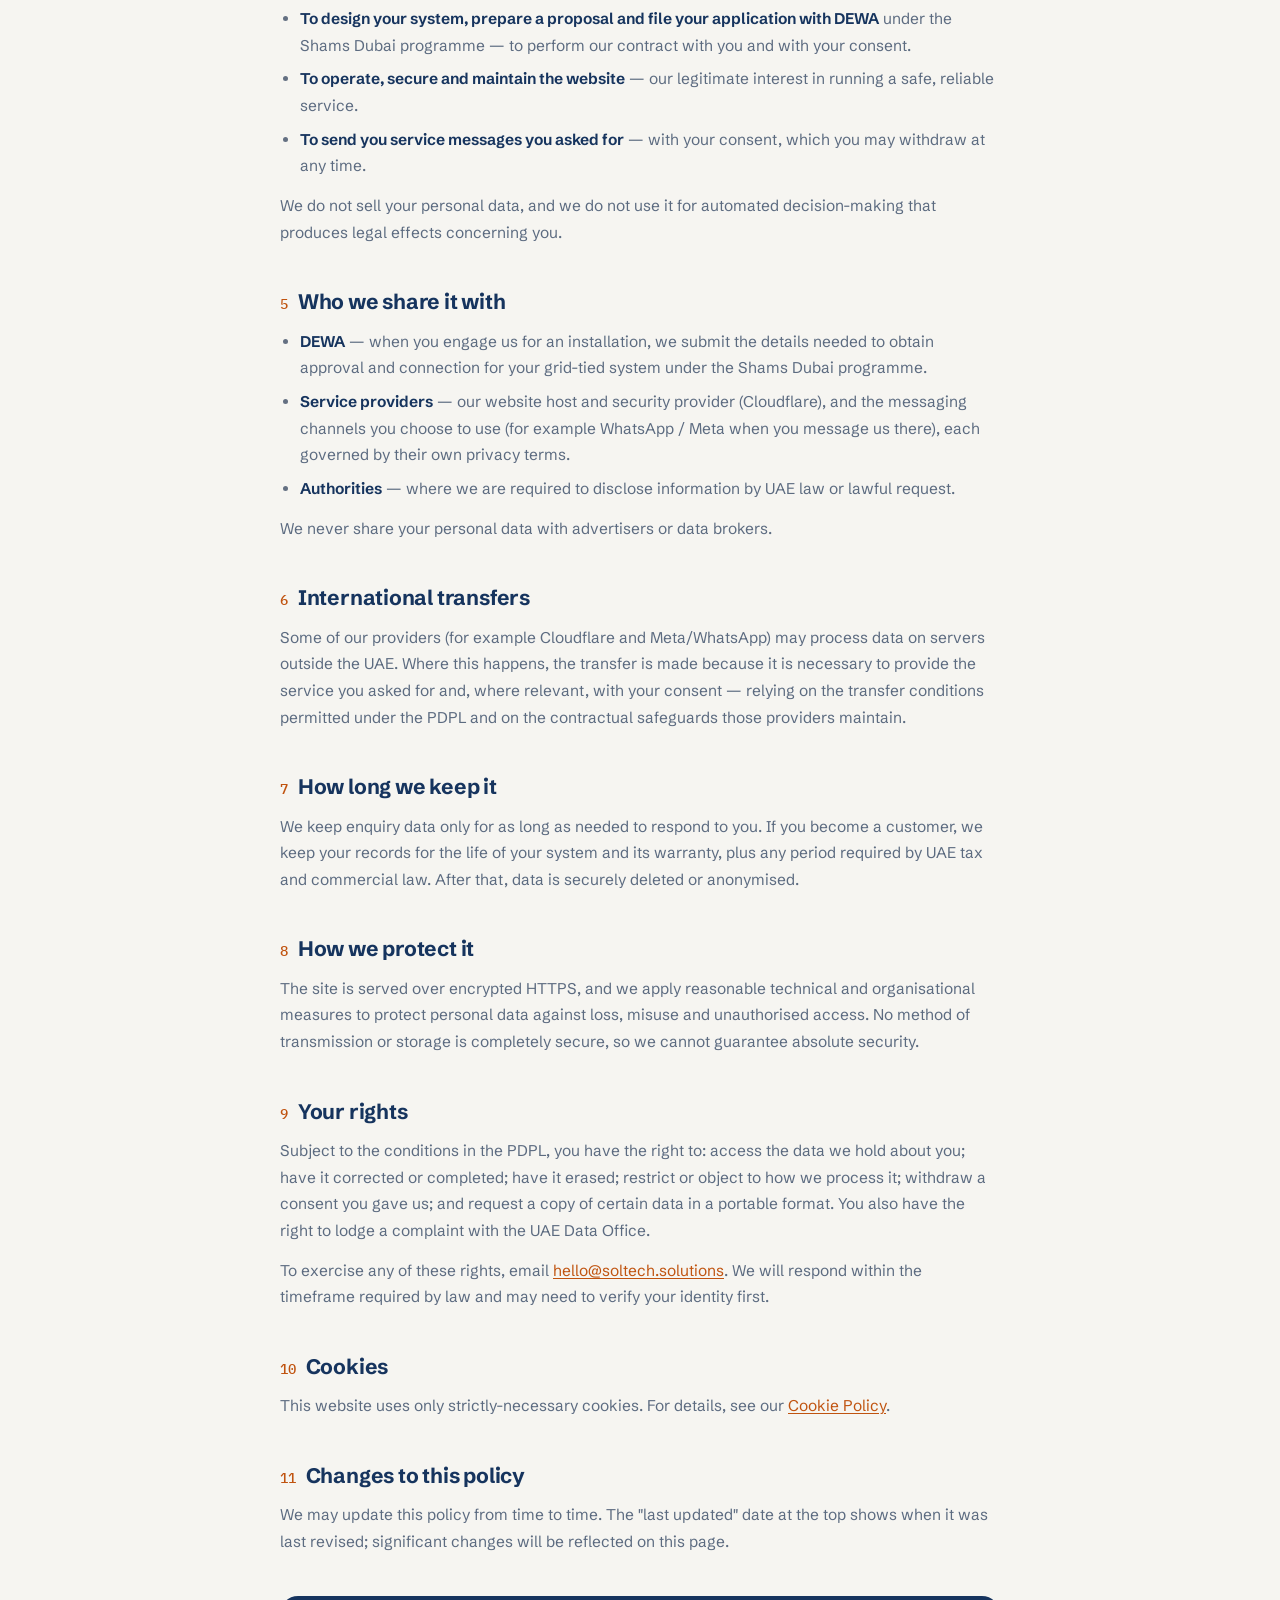
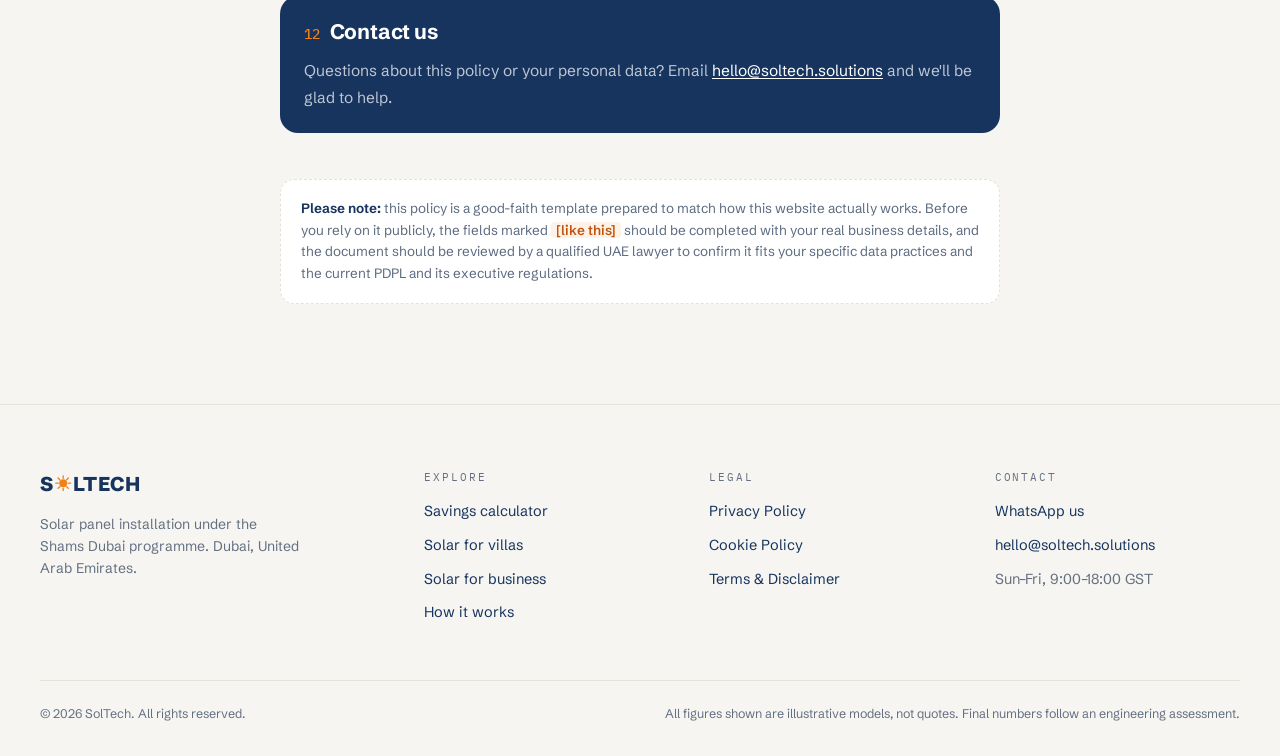
<file: privacy.html>
<!DOCTYPE html>
<html lang="en">
<head>
<meta charset="utf-8">
<meta name="viewport" content="width=device-width, initial-scale=1">
<title>Privacy Policy | SolTech</title>
<meta name="description" content="How SolTech collects, uses and protects your personal data under the UAE Personal Data Protection Law (Federal Decree-Law No. 45 of 2021).">
<link rel="canonical" href="https://soltech.solutions/privacy.html">
<meta name="robots" content="index, follow">
<meta name="theme-color" content="#0E2440">
<script>document.documentElement.classList.add('js');</script>
<link rel="icon" href="assets/favicon.svg" type="image/svg+xml">
<link rel="preload" href="assets/fonts/schibsted-grotesk-latin.woff2" as="font" type="font/woff2" crossorigin>
<link rel="stylesheet" href="assets/css/styles.css?v=7">
<link rel="stylesheet" href="assets/css/legal.css?v=1">
</head>
<body>
<a href="#content" class="skip-link">Skip to content</a>

<header class="legal-topbar">
  <div class="header-inner">
    <a href="/" class="brand" aria-label="SolTech home">S<svg class="brand__sun" viewBox="0 0 100 100" role="img" aria-label="O" focusable="false"><g stroke-width="8" stroke-linecap="round" fill="none"><line x1="50" y1="20" x2="50" y2="5"/><line x1="50" y1="80" x2="50" y2="95"/><line x1="20" y1="50" x2="5" y2="50"/><line x1="80" y1="50" x2="95" y2="50"/><line x1="71.2" y1="28.8" x2="81.8" y2="18.2"/><line x1="71.2" y1="71.2" x2="81.8" y2="81.8"/><line x1="28.8" y1="71.2" x2="18.2" y2="81.8"/><line x1="28.8" y1="28.8" x2="18.2" y2="18.2"/></g><circle cx="50" cy="50" r="24"/></svg>LTECH</a>
    <a href="/" class="legal-back"><span class="arw">←</span> Back to site</a>
  </div>
</header>

<main id="content" class="legal">
  <div class="legal-doc">
    <div class="legal-eyebrow"><span class="sq"></span>Legal</div>
    <h1>Privacy Policy</h1>
    <p class="legal-meta">Last updated: 19 July 2026</p>

    <nav class="legal-nav" aria-label="Legal documents">
      <a href="privacy.html" aria-current="page">Privacy Policy</a>
      <a href="cookies.html">Cookie Policy</a>
      <a href="terms.html">Terms &amp; Disclaimer</a>
    </nav>

    <p class="legal-intro">SolTech respects your privacy. This policy explains what personal data we collect when you use <strong>soltech.solutions</strong> or contact us, why we collect it, who we share it with, and the rights you have under the UAE Personal Data Protection Law.</p>

    <h2><span class="num">1</span>Who we are</h2>
    <p>This website is operated by SolTech, a solar-panel installation and maintenance business operating under DEWA's Shams Dubai programme in Dubai, United Arab Emirates.</p>
    <ul>
      <li>Legal entity: <span class="fill">[registered company name]</span></li>
      <li>Trade licence No.: <span class="fill">[trade licence number]</span></li>
      <li>Registered office: <span class="fill">[registered address, Dubai, UAE]</span></li>
      <li>Contact for privacy matters: <a href="mailto:hello@soltech.solutions">hello@soltech.solutions</a></li>
    </ul>
    <p>For the purposes of the UAE Personal Data Protection Law (Federal Decree-Law No. 45 of 2021, the "PDPL"), SolTech is the "Controller" of your personal data.</p>

    <h2><span class="num">2</span>What data we collect</h2>
    <h3>Information you give us</h3>
    <p>When you contact us by WhatsApp or email, or request a free engineering assessment, you may provide: your name, phone number, email address, property location, your average monthly DEWA bill or DEWA account details, and information about your roof or site that you choose to share.</p>
    <h3>Information collected automatically</h3>
    <p>Our hosting and security provider (Cloudflare) records standard technical logs — such as your IP address, browser type, the pages requested and timestamps — to deliver the site and protect it against malicious traffic. <strong>We do not use analytics, advertising or tracking tools</strong>, and we do not build profiles of visitors.</p>
    <h3>What we do not collect</h3>
    <p>We do not knowingly collect data from children, and we do not ask for sensitive/special-category data (such as health, religion or biometric data) through this website.</p>

    <h2><span class="num">3</span>The savings calculator</h2>
    <p>The savings calculator runs entirely in your browser. The bill amount you type is used only to display an on-screen estimate — it is <strong>not</strong> transmitted to us or stored on our servers unless you deliberately send it to us (for example, in a WhatsApp message).</p>

    <h2><span class="num">4</span>How we use your data &amp; our legal basis</h2>
    <p>Under the PDPL we process personal data only where we have a lawful basis to do so:</p>
    <ul>
      <li><strong>To answer your enquiry and prepare a savings pre-calculation</strong> — at your request / to take steps toward a contract.</li>
      <li><strong>To design your system, prepare a proposal and file your application with DEWA</strong> under the Shams Dubai programme — to perform our contract with you and with your consent.</li>
      <li><strong>To operate, secure and maintain the website</strong> — our legitimate interest in running a safe, reliable service.</li>
      <li><strong>To send you service messages you asked for</strong> — with your consent, which you may withdraw at any time.</li>
    </ul>
    <p>We do not sell your personal data, and we do not use it for automated decision-making that produces legal effects concerning you.</p>

    <h2><span class="num">5</span>Who we share it with</h2>
    <ul>
      <li><strong>DEWA</strong> — when you engage us for an installation, we submit the details needed to obtain approval and connection for your grid-tied system under the Shams Dubai programme.</li>
      <li><strong>Service providers</strong> — our website host and security provider (Cloudflare), and the messaging channels you choose to use (for example WhatsApp / Meta when you message us there), each governed by their own privacy terms.</li>
      <li><strong>Authorities</strong> — where we are required to disclose information by UAE law or lawful request.</li>
    </ul>
    <p>We never share your personal data with advertisers or data brokers.</p>

    <h2><span class="num">6</span>International transfers</h2>
    <p>Some of our providers (for example Cloudflare and Meta/WhatsApp) may process data on servers outside the UAE. Where this happens, the transfer is made because it is necessary to provide the service you asked for and, where relevant, with your consent — relying on the transfer conditions permitted under the PDPL and on the contractual safeguards those providers maintain.</p>

    <h2><span class="num">7</span>How long we keep it</h2>
    <p>We keep enquiry data only for as long as needed to respond to you. If you become a customer, we keep your records for the life of your system and its warranty, plus any period required by UAE tax and commercial law. After that, data is securely deleted or anonymised.</p>

    <h2><span class="num">8</span>How we protect it</h2>
    <p>The site is served over encrypted HTTPS, and we apply reasonable technical and organisational measures to protect personal data against loss, misuse and unauthorised access. No method of transmission or storage is completely secure, so we cannot guarantee absolute security.</p>

    <h2><span class="num">9</span>Your rights</h2>
    <p>Subject to the conditions in the PDPL, you have the right to: access the data we hold about you; have it corrected or completed; have it erased; restrict or object to how we process it; withdraw a consent you gave us; and request a copy of certain data in a portable format. You also have the right to lodge a complaint with the UAE Data Office.</p>
    <p>To exercise any of these rights, email <a href="mailto:hello@soltech.solutions">hello@soltech.solutions</a>. We will respond within the timeframe required by law and may need to verify your identity first.</p>

    <h2><span class="num">10</span>Cookies</h2>
    <p>This website uses only strictly-necessary cookies. For details, see our <a href="cookies.html">Cookie Policy</a>.</p>

    <h2><span class="num">11</span>Changes to this policy</h2>
    <p>We may update this policy from time to time. The "last updated" date at the top shows when it was last revised; significant changes will be reflected on this page.</p>

    <div class="legal-contact">
      <h2 style="border:0"><span class="num" style="color:#F08018">12</span>Contact us</h2>
      <p>Questions about this policy or your personal data? Email <a href="mailto:hello@soltech.solutions">hello@soltech.solutions</a> and we'll be glad to help.</p>
    </div>

    <div class="legal-note">
      <strong>Please note:</strong> this policy is a good-faith template prepared to match how this website actually works. Before you rely on it publicly, the fields marked <span class="fill">[like this]</span> should be completed with your real business details, and the document should be reviewed by a qualified UAE lawyer to confirm it fits your specific data practices and the current PDPL and its executive regulations.
    </div>
  </div>
</main>

<footer class="site-footer">
  <div class="footer-inner">
    <div class="footer-grid">
      <div class="footer-brand">
        <div class="brand" style="font-size:20px">S<svg class="brand__sun" viewBox="0 0 100 100" role="img" aria-label="O" focusable="false"><g stroke-width="8" stroke-linecap="round" fill="none"><line x1="50" y1="20" x2="50" y2="5"/><line x1="50" y1="80" x2="50" y2="95"/><line x1="20" y1="50" x2="5" y2="50"/><line x1="80" y1="50" x2="95" y2="50"/><line x1="71.2" y1="28.8" x2="81.8" y2="18.2"/><line x1="71.2" y1="71.2" x2="81.8" y2="81.8"/><line x1="28.8" y1="71.2" x2="18.2" y2="81.8"/><line x1="28.8" y1="28.8" x2="18.2" y2="18.2"/></g><circle cx="50" cy="50" r="24"/></svg>LTECH</div>
        <p>Solar panel installation under the Shams Dubai programme. Dubai, United Arab Emirates.</p>
      </div>
      <div class="footer-col">
        <div class="footer-col__k">Explore</div>
        <a href="/#calc">Savings calculator</a>
        <a href="/#compare">Solar for villas</a>
        <a href="/#models">Solar for business</a>
        <a href="/#how">How it works</a>
      </div>
      <div class="footer-col">
        <div class="footer-col__k">Legal</div>
        <a href="privacy.html">Privacy Policy</a>
        <a href="cookies.html">Cookie Policy</a>
        <a href="terms.html">Terms &amp; Disclaimer</a>
      </div>
      <div class="footer-col">
        <div class="footer-col__k">Contact</div>
        <a href="https://wa.me/971500000000" rel="noopener">WhatsApp us</a>
        <a href="mailto:hello@soltech.solutions">hello@soltech.solutions</a>
        <span style="color:var(--faint)">Sun–Fri, 9:00–18:00 GST</span>
      </div>
    </div>
    <div class="footer-bottom">
      <span>© 2026 SolTech. All rights reserved.</span>
      <span>All figures shown are illustrative models, not quotes. Final numbers follow an engineering assessment.</span>
    </div>
  </div>
</footer>

</body>
</html>
</file>
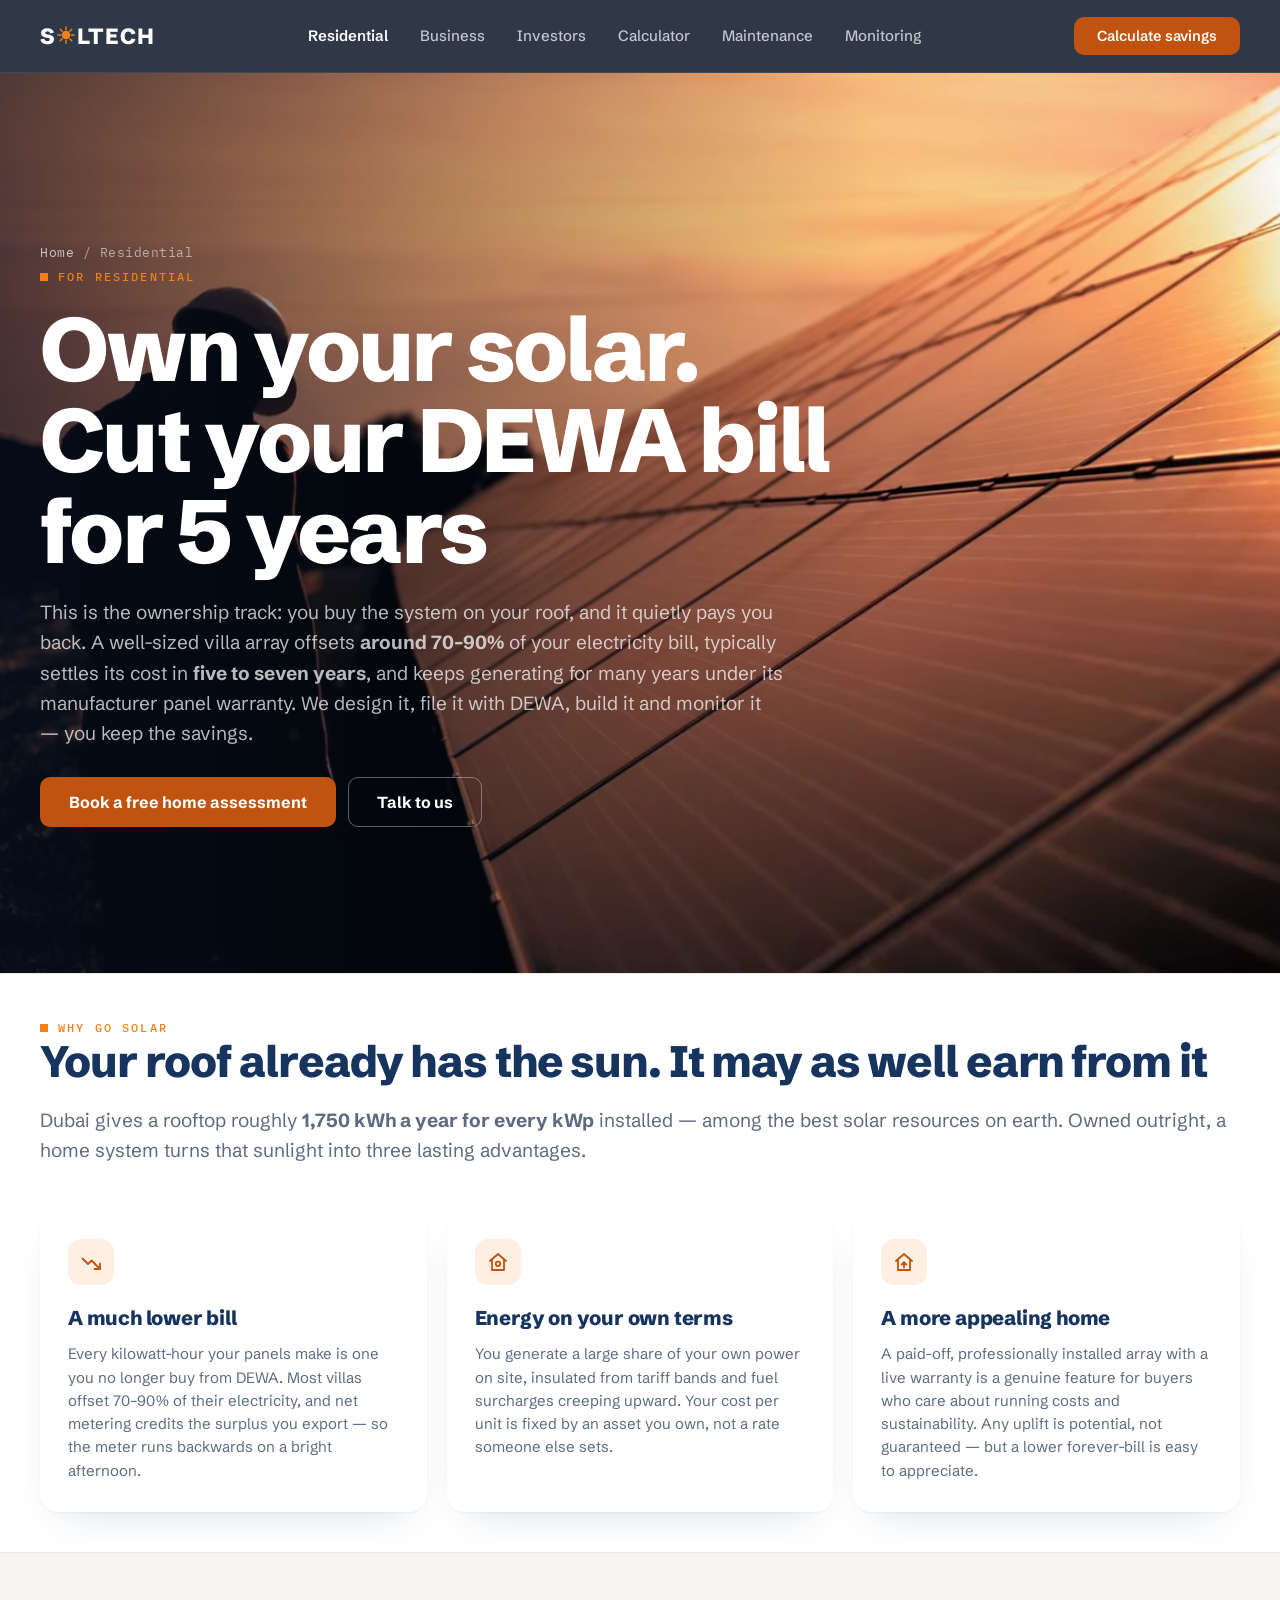
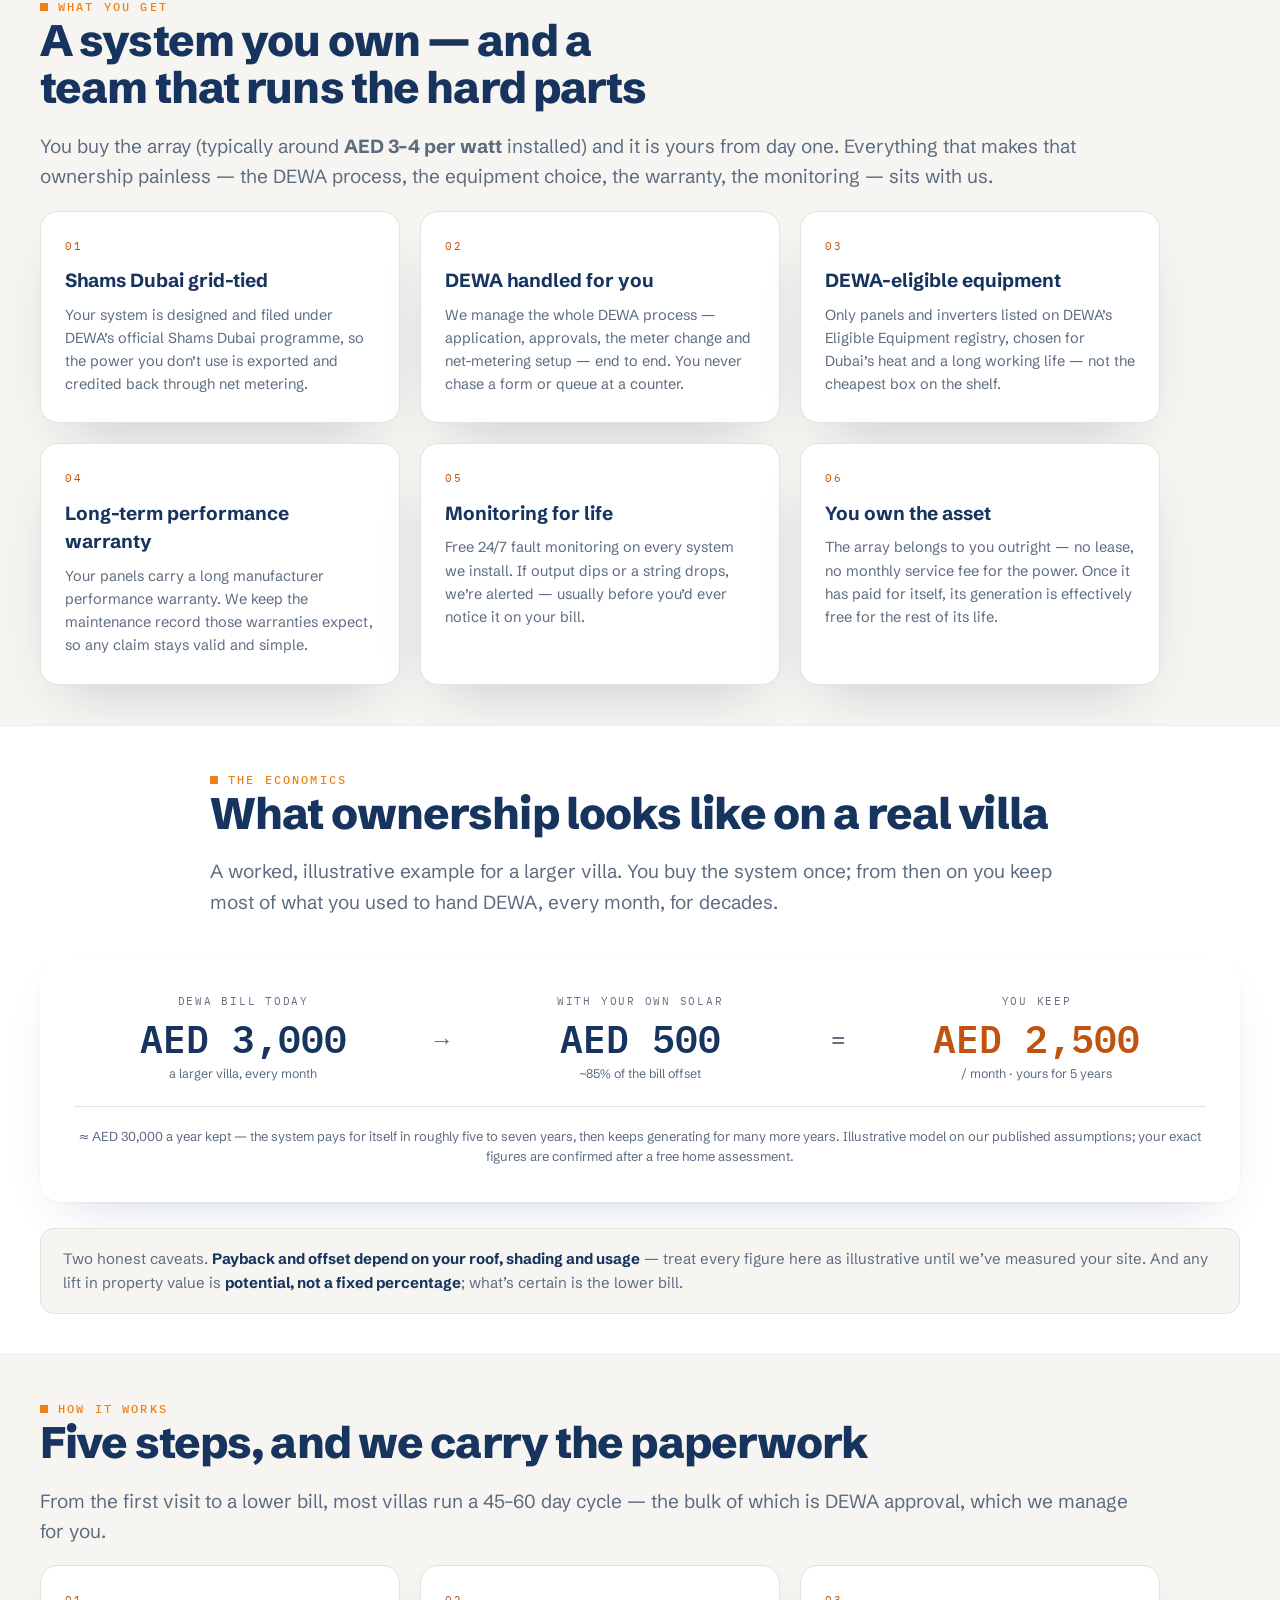
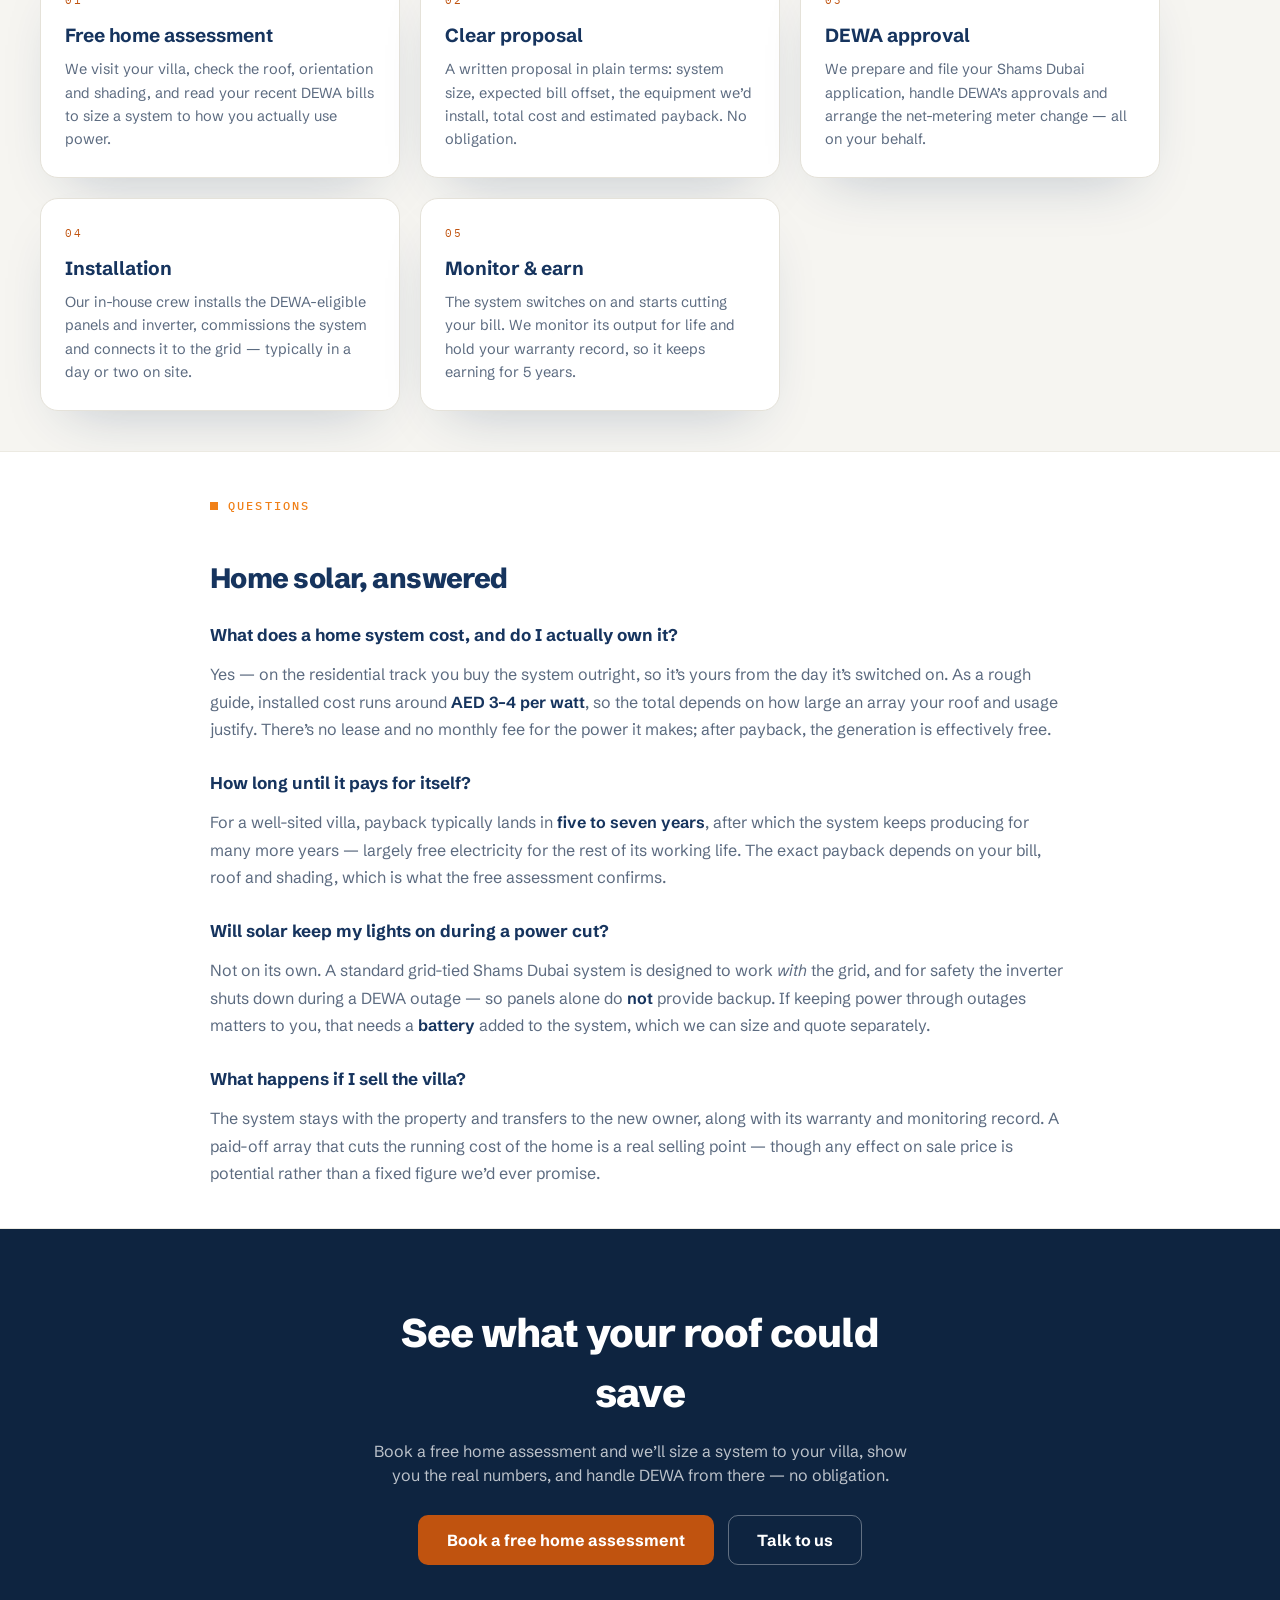
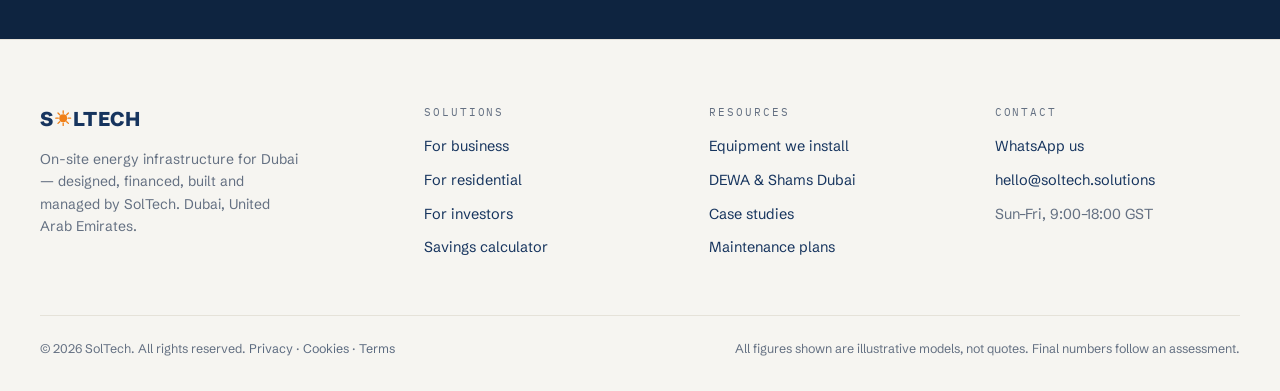
<file: residential.html>
<!DOCTYPE html>
<html lang="en">
<head>
<meta charset="utf-8">
<meta name="viewport" content="width=device-width, initial-scale=1">
<title>Residential Solar in Dubai | Own Your System | SolTech</title>
<meta name="description" content="Own your rooftop solar in Dubai and cut your DEWA bill for 5 years — we handle Shams Dubai, DEWA-eligible kit, install and lifetime monitoring.">
<link rel="canonical" href="https://soltech.solutions/residential.html">
<meta name="robots" content="index, follow">
<meta name="theme-color" content="#0E2440">
<script>document.documentElement.classList.add('js');</script>
<link rel="icon" href="assets/favicon.svg" type="image/svg+xml">
<link rel="preload" href="assets/fonts/schibsted-grotesk-latin.woff2" as="font" type="font/woff2" crossorigin>
<link rel="stylesheet" href="assets/css/styles.css?v=20">
<link rel="stylesheet" href="assets/css/pages.css?v=7">
</head>
<body>
<a href="#content" class="skip-link">Skip to content</a>

<header class="page-header">
  <div class="header-inner">
    <a href="/" class="brand" aria-label="SolTech home">S<svg class="brand__sun" viewBox="0 0 100 100" role="img" aria-label="O" focusable="false"><g stroke-width="8" stroke-linecap="round" fill="none"><line x1="50" y1="20" x2="50" y2="5"/><line x1="50" y1="80" x2="50" y2="95"/><line x1="20" y1="50" x2="5" y2="50"/><line x1="80" y1="50" x2="95" y2="50"/><line x1="71.2" y1="28.8" x2="81.8" y2="18.2"/><line x1="71.2" y1="71.2" x2="81.8" y2="81.8"/><line x1="28.8" y1="71.2" x2="18.2" y2="81.8"/><line x1="28.8" y1="28.8" x2="18.2" y2="18.2"/></g><circle cx="50" cy="50" r="24"/></svg>LTECH</a>
    <nav class="nav" aria-label="Primary">
      <a class="nav__link" href="/residential.html" aria-current="page">Residential</a>
      <a class="nav__link" href="/business.html">Business</a>
      <a class="nav__link" href="/investors.html">Investors</a>
      <a class="nav__link" href="/calculator.html">Calculator</a>
      <a class="nav__link" href="/maintenance.html">Maintenance</a>
      <a class="nav__link" href="/monitoring.html">Monitoring</a>
    </nav>
    <a href="/calculator.html" class="btn btn--accent btn--sm header-cta">Calculate savings</a>
    <button class="nav-toggle" id="navToggle" aria-label="Open menu" aria-expanded="false" aria-controls="mobileNav"><span></span></button>
  </div>
  <div class="mobile-nav" id="mobileNav">
    <a href="/residential.html">Residential</a>
    <a href="/business.html">Business</a>
    <a href="/investors.html">Investors</a>
    <a href="/calculator.html">Calculator</a>
    <a href="/maintenance.html">Maintenance</a>
    <a href="/monitoring.html">Monitoring</a>
    <a href="/calculator.html" class="btn btn--accent">Calculate savings</a>
  </div>
</header>

<main id="content">
  <section class="page-hero page-hero--video" data-reveal>
    <video class="page-hero__video" autoplay muted loop playsinline preload="metadata" poster="assets/img/hero-poster.jpg" aria-hidden="true">
      <source src="solar.webm" type="video/webm"><source src="solar-1600.mp4" type="video/mp4">
    </video>
    <div class="page-hero__scrim"></div>
    <div class="container"><div class="page-hero__wrap">
      <nav class="crumbs" aria-label="Breadcrumb"><a href="/">Home</a> / Residential</nav>
      <div class="eyebrow"><span class="eyebrow__sq"></span>For Residential</div>
      <h1>Own your solar. Cut your DEWA bill for 5 years</h1>
      <p class="lead">This is the ownership track: you buy the system on your roof, and it quietly pays you back. A well-sized villa array offsets <strong>around 70&ndash;90%</strong> of your electricity bill, typically settles its cost in <strong>five to seven years</strong>, and keeps generating for many years under its manufacturer panel warranty. We design it, file it with DEWA, build it and monitor it &mdash; you keep the savings.</p>
      <div class="page-hero__cta">
        <a href="https://wa.me/971500000000?text=Hi%20SolTech%2C%20I%27d%20like%20to%20book%20a%20free%20home%20solar%20assessment%20for%20my%20villa." class="btn btn--accent">Book a free home assessment</a>
        <a href="https://wa.me/971500000000?text=Hi%20SolTech%2C%20I%27d%20like%20to%20talk%20about%20solar%20for%20my%20home." class="btn btn--ghost-light" rel="noopener">Talk to us</a>
      </div>
    </div></div>
  </section>

  <!-- Why solar for homes -->
  <section class="section section--white" data-reveal>
    <div class="container">
      <div class="eyebrow eyebrow--accent"><span class="eyebrow__sq"></span>Why go solar</div>
      <h2 class="h2">Your roof already has the sun. It may as well earn from it</h2>
      <p class="lead">Dubai gives a rooftop roughly <strong>1,750 kWh a year for every kWp</strong> installed &mdash; among the best solar resources on earth. Owned outright, a home system turns that sunlight into three lasting advantages.</p>
      <div class="pillars">
        <div class="pillar" data-reveal>
          <span class="pillar__ic" aria-hidden="true"><svg viewBox="0 0 24 24" fill="none" stroke="currentColor" stroke-width="1.8" stroke-linecap="round" stroke-linejoin="round"><path d="M3.5 8.5 9 14l3.5-3.5L21 19"/><path d="M15.5 19H21v-5.5"/></svg></span>
          <h3 class="pillar__t">A much lower bill</h3>
          <p class="pillar__d">Every kilowatt-hour your panels make is one you no longer buy from DEWA. Most villas offset 70&ndash;90% of their electricity, and net metering credits the surplus you export &mdash; so the meter runs backwards on a bright afternoon.</p>
        </div>
        <div class="pillar" data-reveal data-reveal-delay="90">
          <span class="pillar__ic" aria-hidden="true"><svg viewBox="0 0 24 24" fill="none" stroke="currentColor" stroke-width="1.8" stroke-linecap="round" stroke-linejoin="round"><path d="M4 11 12 4l8 7"/><path d="M6 9.5V20h12V9.5"/><circle cx="12" cy="13.8" r="2.2"/></svg></span>
          <h3 class="pillar__t">Energy on your own terms</h3>
          <p class="pillar__d">You generate a large share of your own power on site, insulated from tariff bands and fuel surcharges creeping upward. Your cost per unit is fixed by an asset you own, not a rate someone else sets.</p>
        </div>
        <div class="pillar" data-reveal data-reveal-delay="180">
          <span class="pillar__ic" aria-hidden="true"><svg viewBox="0 0 24 24" fill="none" stroke="currentColor" stroke-width="1.8" stroke-linecap="round" stroke-linejoin="round"><path d="M4 11 12 4l8 7"/><path d="M6 9.5V20h12V9.5"/><path d="M12 17.5v-5M9.6 14.6 12 12.2l2.4 2.4"/></svg></span>
          <h3 class="pillar__t">A more appealing home</h3>
          <p class="pillar__d">A paid-off, professionally installed array with a live warranty is a genuine feature for buyers who care about running costs and sustainability. Any uplift is potential, not guaranteed &mdash; but a lower forever-bill is easy to appreciate.</p>
        </div>
      </div>
    </div>
  </section>

  <!-- What you get -->
  <section class="section" data-reveal>
    <div class="container">
      <div class="wrap--wide">
        <div class="eyebrow eyebrow--accent"><span class="eyebrow__sq"></span>What you get</div>
        <h2 class="h2">A system you own &mdash; and a team that runs the hard parts</h2>
        <p class="lead">You buy the array (typically around <strong>AED 3&ndash;4 per watt</strong> installed) and it is yours from day one. Everything that makes that ownership painless &mdash; the DEWA process, the equipment choice, the warranty, the monitoring &mdash; sits with us.</p>
        <div class="feature-grid">
          <div class="feature-card">
            <div class="feature-card__k">01</div>
            <h3>Shams Dubai grid-tied</h3>
            <p>Your system is designed and filed under DEWA&rsquo;s official Shams Dubai programme, so the power you don&rsquo;t use is exported and credited back through net metering.</p>
          </div>
          <div class="feature-card">
            <div class="feature-card__k">02</div>
            <h3>DEWA handled for you</h3>
            <p>We manage the whole DEWA process &mdash; application, approvals, the meter change and net-metering setup &mdash; end to end. You never chase a form or queue at a counter.</p>
          </div>
          <div class="feature-card">
            <div class="feature-card__k">03</div>
            <h3>DEWA-eligible equipment</h3>
            <p>Only panels and inverters listed on DEWA&rsquo;s Eligible Equipment registry, chosen for Dubai&rsquo;s heat and a long working life &mdash; not the cheapest box on the shelf.</p>
          </div>
          <div class="feature-card">
            <div class="feature-card__k">04</div>
            <h3>Long-term performance warranty</h3>
            <p>Your panels carry a long manufacturer performance warranty. We keep the maintenance record those warranties expect, so any claim stays valid and simple.</p>
          </div>
          <div class="feature-card">
            <div class="feature-card__k">05</div>
            <h3>Monitoring for life</h3>
            <p>Free 24/7 fault monitoring on every system we install. If output dips or a string drops, we&rsquo;re alerted &mdash; usually before you&rsquo;d ever notice it on your bill.</p>
          </div>
          <div class="feature-card">
            <div class="feature-card__k">06</div>
            <h3>You own the asset</h3>
            <p>The array belongs to you outright &mdash; no lease, no monthly service fee for the power. Once it has paid for itself, its generation is effectively free for the rest of its life.</p>
          </div>
        </div>
      </div>
    </div>
  </section>

  <!-- Illustrative savings -->
  <section class="section section--white" data-reveal>
    <div class="container">
      <div class="wrap">
        <div class="eyebrow eyebrow--accent"><span class="eyebrow__sq"></span>The economics</div>
        <h2 class="h2">What ownership looks like on a real villa</h2>
        <p class="lead">A worked, illustrative example for a larger villa. You buy the system once; from then on you keep most of what you used to hand DEWA, every month, for decades.</p>
      </div>
      <div class="ba-card" data-reveal data-reveal-delay="100">
        <div class="ba">
          <div class="ba__col"><div class="ba__k">DEWA bill today</div><div class="ba__v">AED 3,000</div><div class="ba__sub">a larger villa, every month</div></div>
          <div class="ba__op" aria-hidden="true">&rarr;</div>
          <div class="ba__col"><div class="ba__k">With your own solar</div><div class="ba__v">AED 500</div><div class="ba__sub">~85% of the bill offset</div></div>
          <div class="ba__op" aria-hidden="true">=</div>
          <div class="ba__col ba__save"><div class="ba__k">You keep</div><div class="ba__v">AED 2,500</div><div class="ba__sub">/ month &middot; yours for 5 years</div></div>
        </div>
        <div class="ba__foot">&asymp; AED 30,000 a year kept &mdash; the system pays for itself in roughly five to seven years, then keeps generating for many more years. Illustrative model on our published assumptions; your exact figures are confirmed after a free home assessment.</div>
      </div>
      <p class="callout callout--muted">Two honest caveats. <strong>Payback and offset depend on your roof, shading and usage</strong> &mdash; treat every figure here as illustrative until we&rsquo;ve measured your site. And any lift in property value is <strong>potential, not a fixed percentage</strong>; what&rsquo;s certain is the lower bill.</p>
    </div>
  </section>

  <!-- How it works -->
  <section class="section" data-reveal>
    <div class="container">
      <div class="wrap--wide">
        <div class="eyebrow eyebrow--accent"><span class="eyebrow__sq"></span>How it works</div>
        <h2 class="h2">Five steps, and we carry the paperwork</h2>
        <p class="lead">From the first visit to a lower bill, most villas run a 45&ndash;60 day cycle &mdash; the bulk of which is DEWA approval, which we manage for you.</p>
        <div class="feature-grid">
          <div class="feature-card">
            <div class="feature-card__k">01</div>
            <h3>Free home assessment</h3>
            <p>We visit your villa, check the roof, orientation and shading, and read your recent DEWA bills to size a system to how you actually use power.</p>
          </div>
          <div class="feature-card">
            <div class="feature-card__k">02</div>
            <h3>Clear proposal</h3>
            <p>A written proposal in plain terms: system size, expected bill offset, the equipment we&rsquo;d install, total cost and estimated payback. No obligation.</p>
          </div>
          <div class="feature-card">
            <div class="feature-card__k">03</div>
            <h3>DEWA approval</h3>
            <p>We prepare and file your Shams Dubai application, handle DEWA&rsquo;s approvals and arrange the net-metering meter change &mdash; all on your behalf.</p>
          </div>
          <div class="feature-card">
            <div class="feature-card__k">04</div>
            <h3>Installation</h3>
            <p>Our in-house crew installs the DEWA-eligible panels and inverter, commissions the system and connects it to the grid &mdash; typically in a day or two on site.</p>
          </div>
          <div class="feature-card">
            <div class="feature-card__k">05</div>
            <h3>Monitor &amp; earn</h3>
            <p>The system switches on and starts cutting your bill. We monitor its output for life and hold your warranty record, so it keeps earning for 5 years.</p>
          </div>
        </div>
      </div>
    </div>
  </section>

  <!-- FAQ -->
  <section class="section section--white" data-reveal>
    <div class="container">
      <div class="wrap prose">
        <div class="eyebrow eyebrow--accent"><span class="eyebrow__sq"></span>Questions</div>
        <h2>Home solar, answered</h2>
        <h3>What does a home system cost, and do I actually own it?</h3>
        <p>Yes &mdash; on the residential track you buy the system outright, so it&rsquo;s yours from the day it&rsquo;s switched on. As a rough guide, installed cost runs around <strong>AED 3&ndash;4 per watt</strong>, so the total depends on how large an array your roof and usage justify. There&rsquo;s no lease and no monthly fee for the power it makes; after payback, the generation is effectively free.</p>
        <h3>How long until it pays for itself?</h3>
        <p>For a well-sited villa, payback typically lands in <strong>five to seven years</strong>, after which the system keeps producing for many more years &mdash; largely free electricity for the rest of its working life. The exact payback depends on your bill, roof and shading, which is what the free assessment confirms.</p>
        <h3>Will solar keep my lights on during a power cut?</h3>
        <p>Not on its own. A standard grid-tied Shams Dubai system is designed to work <em>with</em> the grid, and for safety the inverter shuts down during a DEWA outage &mdash; so panels alone do <strong>not</strong> provide backup. If keeping power through outages matters to you, that needs a <strong>battery</strong> added to the system, which we can size and quote separately.</p>
        <h3>What happens if I sell the villa?</h3>
        <p>The system stays with the property and transfers to the new owner, along with its warranty and monitoring record. A paid-off array that cuts the running cost of the home is a real selling point &mdash; though any effect on sale price is potential rather than a fixed figure we&rsquo;d ever promise.</p>
      </div>
    </div>
  </section>

  <section class="page-cta">
    <div class="container" data-reveal>
      <h2>See what your roof could save</h2>
      <p>Book a free home assessment and we&rsquo;ll size a system to your villa, show you the real numbers, and handle DEWA from there &mdash; no obligation.</p>
      <div class="page-cta__actions">
        <a href="https://wa.me/971500000000?text=Hi%20SolTech%2C%20I%27d%20like%20to%20book%20a%20free%20home%20solar%20assessment%20for%20my%20villa." class="btn btn--accent">Book a free home assessment</a>
        <a href="https://wa.me/971500000000?text=Hi%20SolTech%2C%20I%27d%20like%20to%20talk%20about%20solar%20for%20my%20home." class="btn btn--ghost-light" rel="noopener">Talk to us</a>
      </div>
    </div>
  </section>
</main>

<footer class="site-footer">
  <div class="footer-inner">
    <div class="footer-grid">
      <div class="footer-brand">
        <div class="brand" style="font-size:20px">S<svg class="brand__sun" viewBox="0 0 100 100" role="img" aria-label="O" focusable="false"><g stroke-width="8" stroke-linecap="round" fill="none"><line x1="50" y1="20" x2="50" y2="5"/><line x1="50" y1="80" x2="50" y2="95"/><line x1="20" y1="50" x2="5" y2="50"/><line x1="80" y1="50" x2="95" y2="50"/><line x1="71.2" y1="28.8" x2="81.8" y2="18.2"/><line x1="71.2" y1="71.2" x2="81.8" y2="81.8"/><line x1="28.8" y1="71.2" x2="18.2" y2="81.8"/><line x1="28.8" y1="28.8" x2="18.2" y2="18.2"/></g><circle cx="50" cy="50" r="24"/></svg>LTECH</div>
        <p>On-site energy infrastructure for Dubai — designed, financed, built and managed by SolTech. Dubai, United Arab Emirates.</p>
      </div>
      <div class="footer-col">
        <div class="footer-col__k">Solutions</div>
        <a href="/business.html">For business</a>
        <a href="/residential.html">For residential</a>
        <a href="/investors.html">For investors</a>
        <a href="/calculator.html">Savings calculator</a>
      </div>
      <div class="footer-col">
        <div class="footer-col__k">Resources</div>
        <a href="/equipment.html">Equipment we install</a>
        <a href="/dewa-guide.html">DEWA &amp; Shams Dubai</a>
        <a href="/case-studies.html">Case studies</a>
        <a href="/maintenance.html">Maintenance plans</a>
      </div>
      <div class="footer-col">
        <div class="footer-col__k">Contact</div>
        <a href="https://wa.me/971500000000" rel="noopener">WhatsApp us</a>
        <a href="mailto:hello@soltech.solutions">hello@soltech.solutions</a>
        <span style="color:var(--faint)">Sun&#8211;Fri, 9:00&#8211;18:00 GST</span>
      </div>
    </div>
    <div class="footer-bottom">
      <span class="footer-legal">&copy; 2026 SolTech. All rights reserved. <a href="/privacy.html">Privacy</a> &middot; <a href="/cookies.html">Cookies</a> &middot; <a href="/terms.html">Terms</a></span>
      <span>All figures shown are illustrative models, not quotes. Final numbers follow an assessment.</span>
    </div>
  </div>
</footer>

<script src="assets/js/script.js?v=16" defer></script>
</body>
</html>
</file>
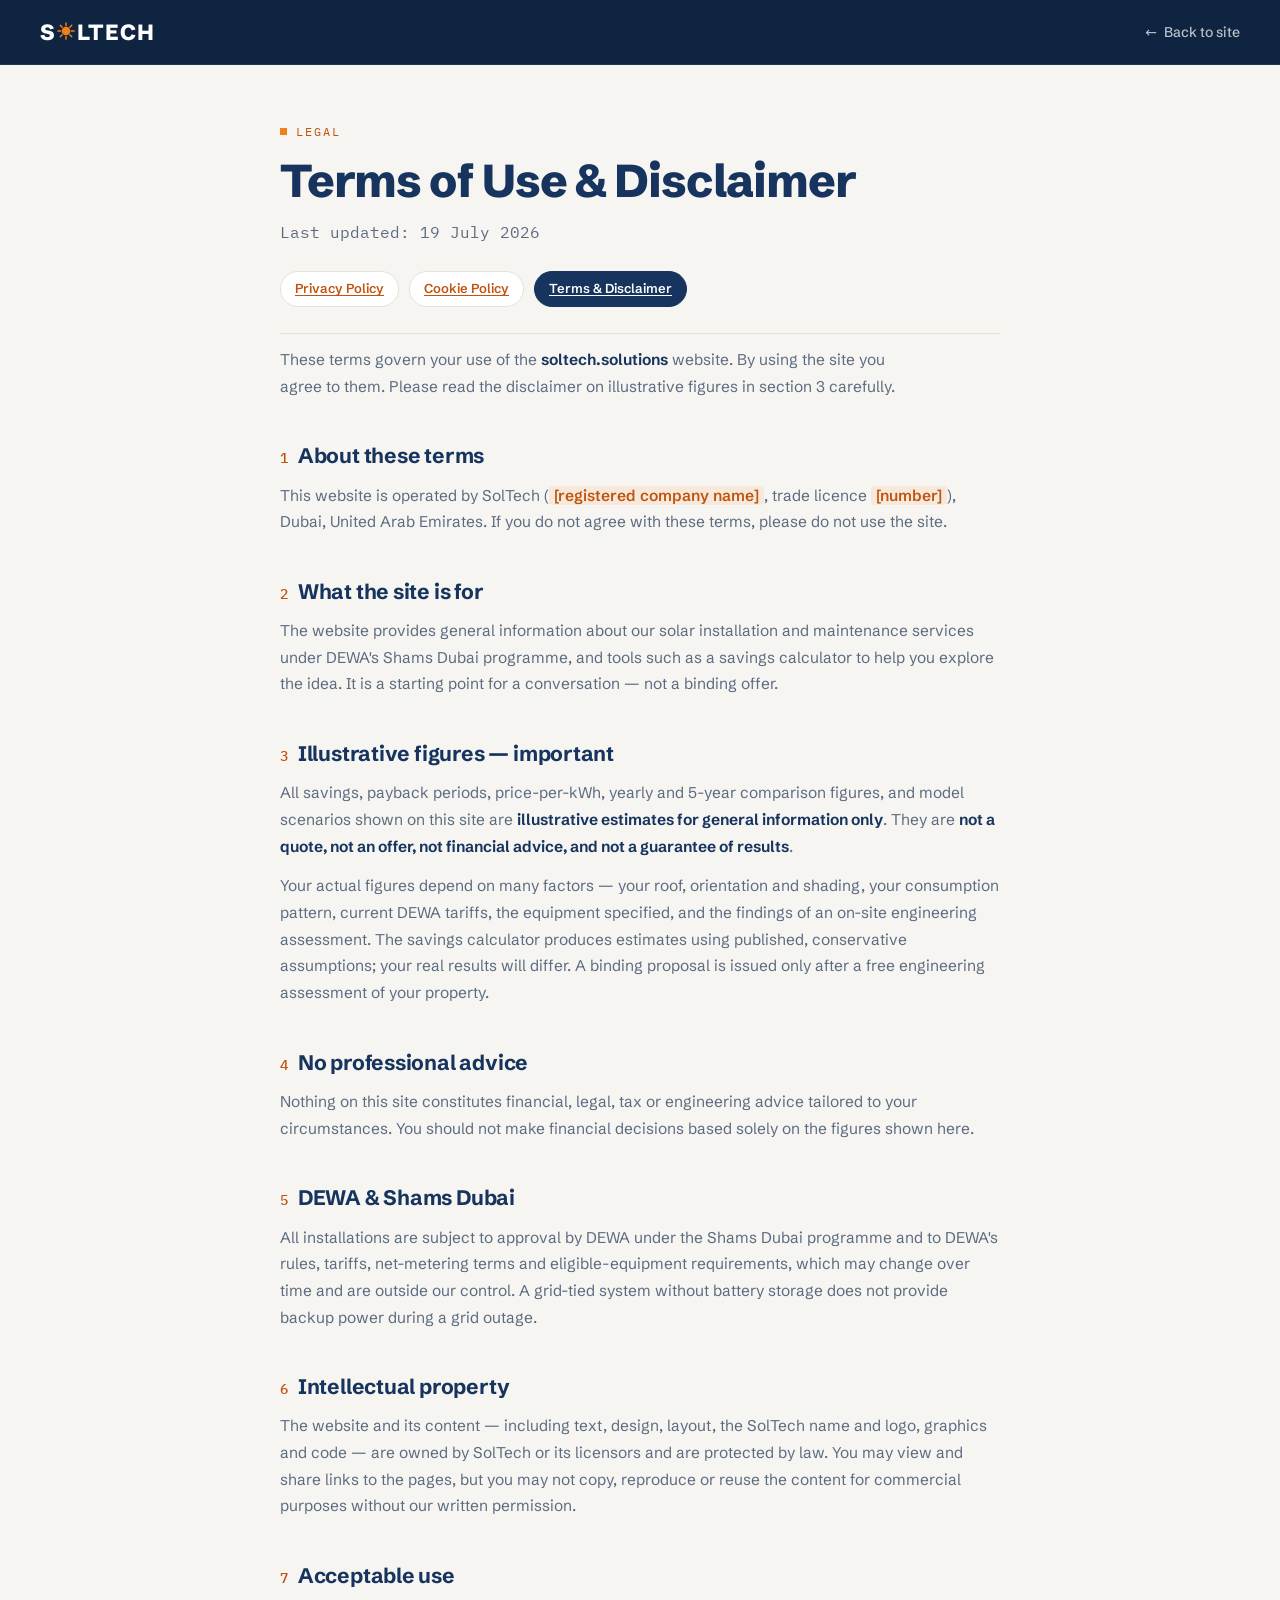
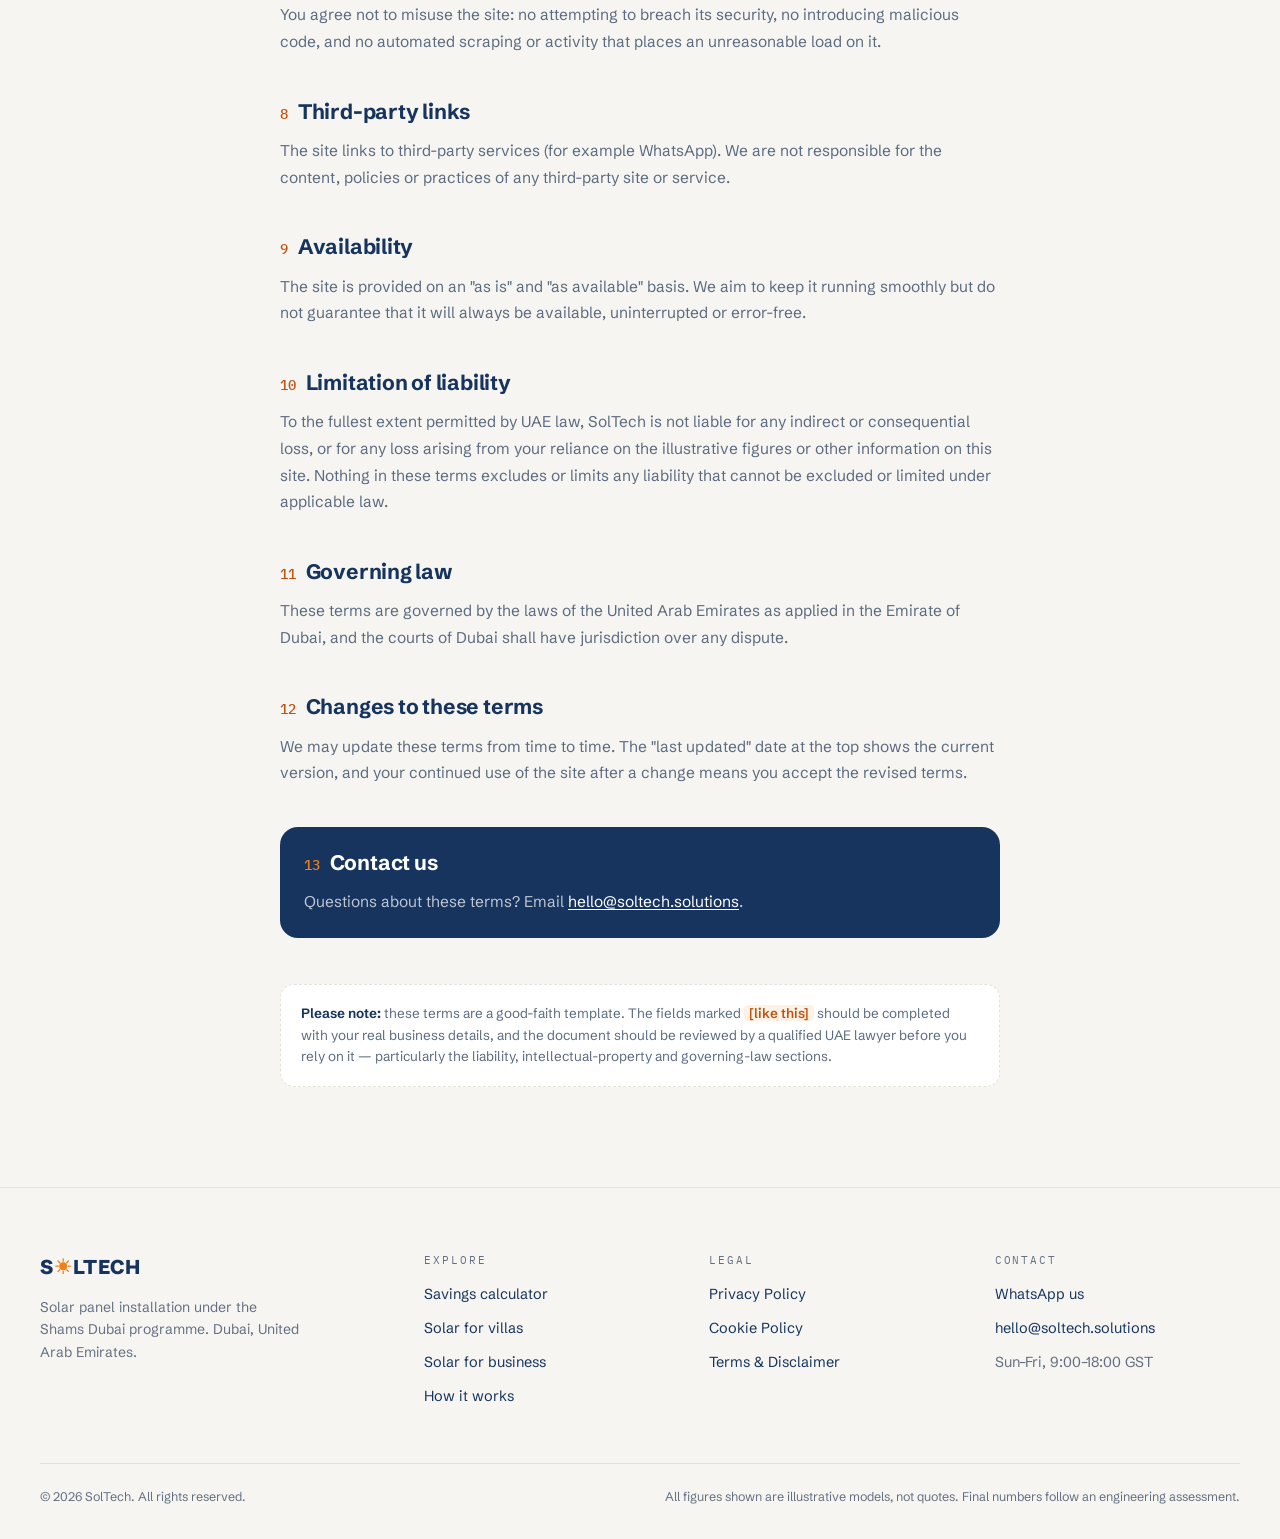
<file: terms.html>
<!DOCTYPE html>
<html lang="en">
<head>
<meta charset="utf-8">
<meta name="viewport" content="width=device-width, initial-scale=1">
<title>Terms of Use &amp; Disclaimer | SolTech</title>
<meta name="description" content="Terms of use for the SolTech website, including the important disclaimer that all savings figures shown are illustrative models, not quotes.">
<link rel="canonical" href="https://soltech.solutions/terms.html">
<meta name="robots" content="index, follow">
<meta name="theme-color" content="#0E2440">
<script>document.documentElement.classList.add('js');</script>
<link rel="icon" href="assets/favicon.svg" type="image/svg+xml">
<link rel="preload" href="assets/fonts/schibsted-grotesk-latin.woff2" as="font" type="font/woff2" crossorigin>
<link rel="stylesheet" href="assets/css/styles.css?v=7">
<link rel="stylesheet" href="assets/css/legal.css?v=1">
</head>
<body>
<a href="#content" class="skip-link">Skip to content</a>

<header class="legal-topbar">
  <div class="header-inner">
    <a href="/" class="brand" aria-label="SolTech home">S<svg class="brand__sun" viewBox="0 0 100 100" role="img" aria-label="O" focusable="false"><g stroke-width="8" stroke-linecap="round" fill="none"><line x1="50" y1="20" x2="50" y2="5"/><line x1="50" y1="80" x2="50" y2="95"/><line x1="20" y1="50" x2="5" y2="50"/><line x1="80" y1="50" x2="95" y2="50"/><line x1="71.2" y1="28.8" x2="81.8" y2="18.2"/><line x1="71.2" y1="71.2" x2="81.8" y2="81.8"/><line x1="28.8" y1="71.2" x2="18.2" y2="81.8"/><line x1="28.8" y1="28.8" x2="18.2" y2="18.2"/></g><circle cx="50" cy="50" r="24"/></svg>LTECH</a>
    <a href="/" class="legal-back"><span class="arw">←</span> Back to site</a>
  </div>
</header>

<main id="content" class="legal">
  <div class="legal-doc">
    <div class="legal-eyebrow"><span class="sq"></span>Legal</div>
    <h1>Terms of Use &amp; Disclaimer</h1>
    <p class="legal-meta">Last updated: 19 July 2026</p>

    <nav class="legal-nav" aria-label="Legal documents">
      <a href="privacy.html">Privacy Policy</a>
      <a href="cookies.html">Cookie Policy</a>
      <a href="terms.html" aria-current="page">Terms &amp; Disclaimer</a>
    </nav>

    <p class="legal-intro">These terms govern your use of the <strong>soltech.solutions</strong> website. By using the site you agree to them. Please read the disclaimer on illustrative figures in section 3 carefully.</p>

    <h2><span class="num">1</span>About these terms</h2>
    <p>This website is operated by SolTech (<span class="fill">[registered company name]</span>, trade licence <span class="fill">[number]</span>), Dubai, United Arab Emirates. If you do not agree with these terms, please do not use the site.</p>

    <h2><span class="num">2</span>What the site is for</h2>
    <p>The website provides general information about our solar installation and maintenance services under DEWA's Shams Dubai programme, and tools such as a savings calculator to help you explore the idea. It is a starting point for a conversation — not a binding offer.</p>

    <h2><span class="num">3</span>Illustrative figures — important</h2>
    <p>All savings, payback periods, price-per-kWh, yearly and 5-year comparison figures, and model scenarios shown on this site are <strong>illustrative estimates for general information only</strong>. They are <strong>not a quote, not an offer, not financial advice, and not a guarantee of results</strong>.</p>
    <p>Your actual figures depend on many factors — your roof, orientation and shading, your consumption pattern, current DEWA tariffs, the equipment specified, and the findings of an on-site engineering assessment. The savings calculator produces estimates using published, conservative assumptions; your real results will differ. A binding proposal is issued only after a free engineering assessment of your property.</p>

    <h2><span class="num">4</span>No professional advice</h2>
    <p>Nothing on this site constitutes financial, legal, tax or engineering advice tailored to your circumstances. You should not make financial decisions based solely on the figures shown here.</p>

    <h2><span class="num">5</span>DEWA &amp; Shams Dubai</h2>
    <p>All installations are subject to approval by DEWA under the Shams Dubai programme and to DEWA's rules, tariffs, net-metering terms and eligible-equipment requirements, which may change over time and are outside our control. A grid-tied system without battery storage does not provide backup power during a grid outage.</p>

    <h2><span class="num">6</span>Intellectual property</h2>
    <p>The website and its content — including text, design, layout, the SolTech name and logo, graphics and code — are owned by SolTech or its licensors and are protected by law. You may view and share links to the pages, but you may not copy, reproduce or reuse the content for commercial purposes without our written permission.</p>

    <h2><span class="num">7</span>Acceptable use</h2>
    <p>You agree not to misuse the site: no attempting to breach its security, no introducing malicious code, and no automated scraping or activity that places an unreasonable load on it.</p>

    <h2><span class="num">8</span>Third-party links</h2>
    <p>The site links to third-party services (for example WhatsApp). We are not responsible for the content, policies or practices of any third-party site or service.</p>

    <h2><span class="num">9</span>Availability</h2>
    <p>The site is provided on an "as is" and "as available" basis. We aim to keep it running smoothly but do not guarantee that it will always be available, uninterrupted or error-free.</p>

    <h2><span class="num">10</span>Limitation of liability</h2>
    <p>To the fullest extent permitted by UAE law, SolTech is not liable for any indirect or consequential loss, or for any loss arising from your reliance on the illustrative figures or other information on this site. Nothing in these terms excludes or limits any liability that cannot be excluded or limited under applicable law.</p>

    <h2><span class="num">11</span>Governing law</h2>
    <p>These terms are governed by the laws of the United Arab Emirates as applied in the Emirate of Dubai, and the courts of Dubai shall have jurisdiction over any dispute.</p>

    <h2><span class="num">12</span>Changes to these terms</h2>
    <p>We may update these terms from time to time. The "last updated" date at the top shows the current version, and your continued use of the site after a change means you accept the revised terms.</p>

    <div class="legal-contact">
      <h2 style="border:0"><span class="num" style="color:#F08018">13</span>Contact us</h2>
      <p>Questions about these terms? Email <a href="mailto:hello@soltech.solutions">hello@soltech.solutions</a>.</p>
    </div>

    <div class="legal-note">
      <strong>Please note:</strong> these terms are a good-faith template. The fields marked <span class="fill">[like this]</span> should be completed with your real business details, and the document should be reviewed by a qualified UAE lawyer before you rely on it — particularly the liability, intellectual-property and governing-law sections.
    </div>
  </div>
</main>

<footer class="site-footer">
  <div class="footer-inner">
    <div class="footer-grid">
      <div class="footer-brand">
        <div class="brand" style="font-size:20px">S<svg class="brand__sun" viewBox="0 0 100 100" role="img" aria-label="O" focusable="false"><g stroke-width="8" stroke-linecap="round" fill="none"><line x1="50" y1="20" x2="50" y2="5"/><line x1="50" y1="80" x2="50" y2="95"/><line x1="20" y1="50" x2="5" y2="50"/><line x1="80" y1="50" x2="95" y2="50"/><line x1="71.2" y1="28.8" x2="81.8" y2="18.2"/><line x1="71.2" y1="71.2" x2="81.8" y2="81.8"/><line x1="28.8" y1="71.2" x2="18.2" y2="81.8"/><line x1="28.8" y1="28.8" x2="18.2" y2="18.2"/></g><circle cx="50" cy="50" r="24"/></svg>LTECH</div>
        <p>Solar panel installation under the Shams Dubai programme. Dubai, United Arab Emirates.</p>
      </div>
      <div class="footer-col">
        <div class="footer-col__k">Explore</div>
        <a href="/#calc">Savings calculator</a>
        <a href="/#compare">Solar for villas</a>
        <a href="/#models">Solar for business</a>
        <a href="/#how">How it works</a>
      </div>
      <div class="footer-col">
        <div class="footer-col__k">Legal</div>
        <a href="privacy.html">Privacy Policy</a>
        <a href="cookies.html">Cookie Policy</a>
        <a href="terms.html">Terms &amp; Disclaimer</a>
      </div>
      <div class="footer-col">
        <div class="footer-col__k">Contact</div>
        <a href="https://wa.me/971500000000" rel="noopener">WhatsApp us</a>
        <a href="mailto:hello@soltech.solutions">hello@soltech.solutions</a>
        <span style="color:var(--faint)">Sun–Fri, 9:00–18:00 GST</span>
      </div>
    </div>
    <div class="footer-bottom">
      <span>© 2026 SolTech. All rights reserved.</span>
      <span>All figures shown are illustrative models, not quotes. Final numbers follow an engineering assessment.</span>
    </div>
  </div>
</footer>

</body>
</html>
</file>
<file: assets/css/styles.css>
/* ============================================================
   SolTech — Solar Panel Installation, Dubai
   Financial / wealth-platform aesthetic. One orange accent on navy.
   Tokens sourced from the client design handoff (high-fidelity).
   ============================================================ */

/* ============================================================
   Self-hosted fonts — no external CDN (works offline, faster, GDPR-clean).
   Schibsted Grotesk: variable 400..900 (normal + italic).
   IBM Plex Mono: 400 / 500 / 600. Latin + latin-ext subsets only.
   ============================================================ */
@font-face {
  font-family: "Schibsted Grotesk"; font-style: normal; font-weight: 400 900; font-display: swap;
  src: url("../fonts/schibsted-grotesk-latin.woff2") format("woff2");
  unicode-range: U+0000-00FF, U+0131, U+0152-0153, U+02BB-02BC, U+02C6, U+02DA, U+02DC, U+0304, U+0308, U+0329, U+2000-206F, U+20AC, U+2122, U+2191, U+2193, U+2212, U+2215, U+FEFF, U+FFFD;
}
@font-face {
  font-family: "Schibsted Grotesk"; font-style: normal; font-weight: 400 900; font-display: swap;
  src: url("../fonts/schibsted-grotesk-latin-ext.woff2") format("woff2");
  unicode-range: U+0100-02BA, U+02BD-02C5, U+02C7-02CC, U+02CE-02D7, U+02DD-02FF, U+0304, U+0308, U+0329, U+1D00-1DBF, U+1E00-1E9F, U+1EF2-1EFF, U+2020, U+20A0-20AB, U+20AD-20C0, U+2113, U+2C60-2C7F, U+A720-A7FF;
}
@font-face {
  font-family: "Schibsted Grotesk"; font-style: italic; font-weight: 400 900; font-display: swap;
  src: url("../fonts/schibsted-grotesk-italic-latin.woff2") format("woff2");
  unicode-range: U+0000-00FF, U+0131, U+0152-0153, U+02BB-02BC, U+02C6, U+02DA, U+02DC, U+0304, U+0308, U+0329, U+2000-206F, U+20AC, U+2122, U+2191, U+2193, U+2212, U+2215, U+FEFF, U+FFFD;
}
@font-face {
  font-family: "Schibsted Grotesk"; font-style: italic; font-weight: 400 900; font-display: swap;
  src: url("../fonts/schibsted-grotesk-italic-latin-ext.woff2") format("woff2");
  unicode-range: U+0100-02BA, U+02BD-02C5, U+02C7-02CC, U+02CE-02D7, U+02DD-02FF, U+0304, U+0308, U+0329, U+1D00-1DBF, U+1E00-1E9F, U+1EF2-1EFF, U+2020, U+20A0-20AB, U+20AD-20C0, U+2113, U+2C60-2C7F, U+A720-A7FF;
}
@font-face {
  font-family: "IBM Plex Mono"; font-style: normal; font-weight: 400; font-display: swap;
  src: url("../fonts/ibm-plex-mono-400-latin.woff2") format("woff2");
  unicode-range: U+0000-00FF, U+0131, U+0152-0153, U+02BB-02BC, U+02C6, U+02DA, U+02DC, U+0304, U+0308, U+0329, U+2000-206F, U+20AC, U+2122, U+2191, U+2193, U+2212, U+2215, U+FEFF, U+FFFD;
}
@font-face {
  font-family: "IBM Plex Mono"; font-style: normal; font-weight: 400; font-display: swap;
  src: url("../fonts/ibm-plex-mono-400-latin-ext.woff2") format("woff2");
  unicode-range: U+0100-02BA, U+02BD-02C5, U+02C7-02CC, U+02CE-02D7, U+02DD-02FF, U+0304, U+0308, U+0329, U+1D00-1DBF, U+1E00-1E9F, U+1EF2-1EFF, U+2020, U+20A0-20AB, U+20AD-20C0, U+2113, U+2C60-2C7F, U+A720-A7FF;
}
@font-face {
  font-family: "IBM Plex Mono"; font-style: normal; font-weight: 500; font-display: swap;
  src: url("../fonts/ibm-plex-mono-500-latin.woff2") format("woff2");
  unicode-range: U+0000-00FF, U+0131, U+0152-0153, U+02BB-02BC, U+02C6, U+02DA, U+02DC, U+0304, U+0308, U+0329, U+2000-206F, U+20AC, U+2122, U+2191, U+2193, U+2212, U+2215, U+FEFF, U+FFFD;
}
@font-face {
  font-family: "IBM Plex Mono"; font-style: normal; font-weight: 500; font-display: swap;
  src: url("../fonts/ibm-plex-mono-500-latin-ext.woff2") format("woff2");
  unicode-range: U+0100-02BA, U+02BD-02C5, U+02C7-02CC, U+02CE-02D7, U+02DD-02FF, U+0304, U+0308, U+0329, U+1D00-1DBF, U+1E00-1E9F, U+1EF2-1EFF, U+2020, U+20A0-20AB, U+20AD-20C0, U+2113, U+2C60-2C7F, U+A720-A7FF;
}
@font-face {
  font-family: "IBM Plex Mono"; font-style: normal; font-weight: 600; font-display: swap;
  src: url("../fonts/ibm-plex-mono-600-latin.woff2") format("woff2");
  unicode-range: U+0000-00FF, U+0131, U+0152-0153, U+02BB-02BC, U+02C6, U+02DA, U+02DC, U+0304, U+0308, U+0329, U+2000-206F, U+20AC, U+2122, U+2191, U+2193, U+2212, U+2215, U+FEFF, U+FFFD;
}
@font-face {
  font-family: "IBM Plex Mono"; font-style: normal; font-weight: 600; font-display: swap;
  src: url("../fonts/ibm-plex-mono-600-latin-ext.woff2") format("woff2");
  unicode-range: U+0100-02BA, U+02BD-02C5, U+02C7-02CC, U+02CE-02D7, U+02DD-02FF, U+0304, U+0308, U+0329, U+1D00-1DBF, U+1E00-1E9F, U+1EF2-1EFF, U+2020, U+20A0-20AB, U+20AD-20C0, U+2113, U+2C60-2C7F, U+A720-A7FF;
}

/* ---------- Tokens ---------- */
:root {
  --ink:        #16345E;   /* primary text, navy buttons, DEWA chart line */
  --deep:       #0E2440;   /* dark section backgrounds */
  --accent:     #F08018;   /* the single accent — graphics/borders + accent text on DARK backgrounds */
  --accent-2:   #FF9633;   /* accent hover (decorative only) */
  --accent-strong: #C0530F;      /* accessible orange: ~4.6:1 as white-on-orange AND as orange text on white */
  --accent-strong-hover: #A8480C;
  --paper:      #F6F5F1;   /* page background */
  --white:      #FFFFFF;
  --muted:      #5C6B80;   /* secondary text */
  --faint:      #647082;   /* tertiary text/labels — darkened to clear WCAG AA (was #8B96A5) */
  --border:     #E5E2D9;   /* hairlines */
  --border-2:   #ECEAE2;   /* softer hairlines */
  --wa:         #25D366;   /* WhatsApp green */

  --on-dark-70: rgba(255,255,255,.72);
  --on-dark-55: rgba(255,255,255,.55);
  --on-dark-40: rgba(255,255,255,.40);

  --container: 1400px;
  --pad: 40px;

  --r-card: 18px;
  --r-btn: 10px;
  --r-pill: 999px;

  --shadow-card: 0 24px 60px -28px rgba(22,52,94,.28);
  --shadow-deep: 0 24px 60px -24px rgba(14,36,64,.45);
  --shadow-badge: 0 12px 28px -8px rgba(240,128,24,.55);

  --ease: cubic-bezier(.16,.7,.2,1);
  --ease-draw: cubic-bezier(.4,0,.2,1);

  --sans: "Schibsted Grotesk", ui-sans-serif, system-ui, -apple-system, "Segoe UI", Roboto, Arial, sans-serif;
  --mono: "IBM Plex Mono", ui-monospace, "SFMono-Regular", Menlo, Consolas, monospace;
}

/* ---------- Reset ---------- */
*, *::before, *::after { box-sizing: border-box; }
html { scroll-behavior: smooth; scroll-padding-top: 84px; -webkit-text-size-adjust: 100%; overflow-x: clip; }
body {
  margin: 0;
  background: var(--paper);
  color: var(--ink);
  font-family: var(--sans);
  font-size: 16px;
  line-height: 1.5;
  -webkit-font-smoothing: antialiased;
  text-rendering: optimizeLegibility;
  overflow-x: clip;   /* clip (not hidden) so position: sticky keeps working */
}
img, video, svg { display: block; max-width: 100%; }
picture { display: contents; }
a { color: var(--ink); text-decoration: none; transition: color .25s var(--ease); }
a:hover { color: var(--accent-strong); }
button { font-family: inherit; }
::selection { background: var(--accent); color: #fff; }
:focus-visible { outline: 2px solid var(--accent); outline-offset: 3px; border-radius: 4px; }

.mono { font-family: var(--mono); font-variant-numeric: tabular-nums; }
.num  { font-variant-numeric: tabular-nums; }

/* ---------- Layout ---------- */
.container { max-width: var(--container); margin: 0 auto; padding: 0 var(--pad); }
.section { padding: 40px 0; position: relative; }
.section--paper { background: var(--paper); }
.section--white { background: var(--white); border-top: 1px solid var(--border-2); border-bottom: 1px solid var(--border-2); }
.section--deep  { background: var(--deep); color: #fff; }

/* ---------- Eyebrow ---------- */
.eyebrow {
  display: inline-flex; align-items: center; gap: 10px;
  font-family: var(--mono); font-size: 12px; font-weight: 500;
  letter-spacing: .18em; text-transform: uppercase; color: var(--muted);
}
.eyebrow--accent { color: var(--accent); }
.eyebrow--on-dark { color: var(--accent); }
.eyebrow__sq { width: 8px; height: 8px; background: var(--accent); display: inline-block; flex: 0 0 auto; }

/* ---------- Headings ---------- */
.h1 { font-size: clamp(38px, 5.4vw, 60px); line-height: 1.04; font-weight: 800; letter-spacing: -.022em; text-wrap: balance; margin: 0; }
.h2 { font-size: clamp(30px, 4.2vw, 44px); line-height: 1.08; font-weight: 800; letter-spacing: -.02em; text-wrap: balance; margin: 0; }
.lead { font-size: clamp(16px, 1.7vw, 19px); line-height: 1.6; color: var(--muted); text-wrap: pretty; }
.on-dark .lead, .lead--on-dark { color: var(--on-dark-70); }
.accent { color: var(--accent); }
.nowrap { white-space: nowrap; }

/* ---------- Buttons ---------- */
.btn {
  display: inline-flex; align-items: center; justify-content: center; gap: 8px;
  padding: 16px 28px; border-radius: var(--r-btn);
  font-size: 16px; font-weight: 700; line-height: 1; cursor: pointer;
  border: 1.5px solid transparent; white-space: nowrap;
  transition: transform .25s var(--ease), background .25s var(--ease), color .25s var(--ease), border-color .25s var(--ease), box-shadow .25s var(--ease);
}
.btn--sm { padding: 11px 22px; font-size: 14.5px; font-weight: 600; }
.btn--primary { background: var(--ink); color: #fff; }
.btn--primary:hover { background: var(--deep); color: #fff; transform: translateY(-2px); box-shadow: 0 14px 30px -14px rgba(14,36,64,.6); }
.btn--accent { background: var(--accent-strong); color: #fff; }
.btn--accent:hover { background: var(--accent-strong-hover); color: #fff; transform: translateY(-2px); box-shadow: 0 14px 30px -14px rgba(192,83,15,.6); }
.btn--ghost { background: transparent; border-color: #C9CFD8; color: var(--ink); }
.btn--ghost:hover { border-color: var(--accent); color: var(--accent); }
.btn--ghost-light { background: transparent; border-color: rgba(255,255,255,.35); color: #fff; }
.btn--ghost-light:hover { border-color: var(--accent); color: var(--accent); }
.btn:active { transform: translateY(0) scale(.985); }

/* underline link */
.ulink { display: inline-block; font-size: 15px; font-weight: 600; border-bottom: 2px solid var(--accent); padding-bottom: 2px; transition: gap .25s var(--ease); }
.ulink .arw { display: inline-block; transition: transform .3s var(--ease); }
.ulink:hover .arw { transform: translateX(5px); }

/* ---------- Skip link (a11y: bypass blocks) ---------- */
.skip-link {
  position: absolute; left: 12px; top: -60px; z-index: 200;
  background: var(--ink); color: #fff; padding: 12px 18px; border-radius: 8px;
  font-size: 14px; font-weight: 600; transition: top .2s var(--ease);
}
.skip-link:focus { top: 12px; color: #fff; outline: 2px solid var(--accent); outline-offset: 2px; }

/* ============================================================
   Header
   ============================================================ */
.site-header {
  position: sticky; top: 0; z-index: 60;
  background: rgba(9,20,38,.84);
  -webkit-backdrop-filter: blur(18px);
  backdrop-filter: blur(18px);
  border-bottom: 1px solid rgba(255,255,255,.08);
}
.site-header .nav__link,
.site-header .brand { color: #fff; }
.site-header .nav__link:hover { color: var(--accent); }
.header-inner {
  max-width: var(--container); margin: 0 auto; padding: 0 var(--pad);
  height: 72px; display: flex; align-items: center; justify-content: space-between; gap: 24px;
}
.brand {
  display: inline-flex; align-items: center; gap: 0;
  font-weight: 800; font-size: 22px; letter-spacing: .04em; color: var(--ink);
}
.brand__sun { width: .82em; height: .82em; margin: 0 .07em; flex: none; position: relative; top: -.03em; }
.brand__sun g { stroke: var(--accent); }
.brand__sun circle { fill: var(--accent); }
.nav { display: flex; align-items: center; gap: 32px; font-size: 15px; font-weight: 500; }
.nav__link { position: relative; }
.nav__link::after {
  content: ""; position: absolute; left: 0; right: 100%; bottom: -6px; height: 2px;
  background: var(--accent); transition: right .3s var(--ease);
}
.nav__link:hover::after { right: 0; }
.header-cta { display: inline-flex; }
.mobile-nav { display: none; }
.nav-toggle {
  display: none; width: 44px; height: 44px; border: none; background: transparent; cursor: pointer;
  align-items: center; justify-content: center; border-radius: 8px;
}
.nav-toggle span { display: block; width: 22px; height: 2px; background: currentColor; position: relative; color: var(--ink); transition: transform .3s var(--ease), opacity .2s; }
.nav-toggle span::before, .nav-toggle span::after { content: ""; position: absolute; left: 0; width: 22px; height: 2px; background: currentColor; transition: transform .3s var(--ease); }
.nav-toggle span::before { top: -7px; } .nav-toggle span::after { top: 7px; }
.site-header .nav-toggle span { color: #fff; }
body.nav-open .nav-toggle span { background: transparent; }
body.nav-open .nav-toggle span::before { transform: translateY(7px) rotate(45deg); }
body.nav-open .nav-toggle span::after  { transform: translateY(-7px) rotate(-45deg); }

/* ============================================================
   Hero — full-banner video
   ============================================================ */
.hero {
  position: relative; min-height: 100dvh; display: flex; align-items: center;
  overflow: hidden; padding: 72px 0 48px;
}
.hero__video {
  position: absolute; inset: 0; width: 100%; height: 100%;
  object-fit: cover; z-index: 0;
  transform: scale(1.06); animation: heroZoom 24s ease-out both;
}
@keyframes heroZoom { from { transform: scale(1.14); } to { transform: scale(1.02); } }
.hero__scrim {
  position: absolute; inset: 0; z-index: 1;
  background:
    linear-gradient(90deg, rgba(9,20,38,.55) 0%, rgba(9,20,38,.18) 40%, transparent 66%),
    linear-gradient(180deg, transparent 74%, var(--deep) 100%);
}
.hero__grid-overlay {
  position: absolute; inset: 0; z-index: 1; pointer-events: none; opacity: .5;
  background-image: radial-gradient(rgba(255,255,255,.10) 1px, transparent 1px);
  background-size: 26px 26px;
  -webkit-mask-image: linear-gradient(180deg, #000 0%, transparent 55%);
  mask-image: linear-gradient(180deg, #000 0%, transparent 55%);
}
.hero .container { position: relative; z-index: 2; width: 100%; }
.hero__grid {
  display: grid; grid-template-columns: 1fr; gap: 64px; align-items: center;
}
.hero__content { color: #fff; max-width: 980px; }
.hero .eyebrow { color: rgba(255,255,255,.8); }
.hero__title { color: #fff; margin: 14px 0 0; font-size: clamp(40px, 7vw, 90px); line-height: 1.0; letter-spacing: -.03em; overflow-wrap: break-word; }
.hero__sub { margin: 20px 0 0; max-width: 560px; color: var(--on-dark-70); font-size: clamp(15px, 1.55vw, 18px); }
.hero__cta { display: flex; gap: 14px; margin-top: 26px; flex-wrap: wrap; }
.hero__trust { margin-top: 18px; font-size: 13.5px; color: rgba(255,255,255,.6); }

/* Signature price stack */
.pricestack { position: relative; padding: 8px 0; }
.pricecard { border-radius: var(--r-card); padding: 30px 34px; }
.pricecard__label { font-family: var(--mono); font-size: 11px; letter-spacing: .2em; text-transform: uppercase; }
.pricecard__value { display: flex; align-items: baseline; gap: 12px; margin-top: 10px; }
.pricecard__value .big { font-family: var(--mono); font-size: 64px; font-weight: 600; font-variant-numeric: tabular-nums; line-height: 1; }
.pricecard__value .unit { font-family: var(--mono); font-size: 16px; }
.pricecard__foot { margin-top: 16px; padding-top: 14px; font-size: 13px; }

.pricecard--dewa {
  background: rgba(14,36,64,.82);
  -webkit-backdrop-filter: blur(6px); backdrop-filter: blur(6px);
  border: 1px solid rgba(255,255,255,.12);
  box-shadow: var(--shadow-deep);
}
.pricecard--dewa .pricecard__label { color: var(--on-dark-55); }
.pricecard--dewa .big { color: #fff; }
.pricecard--dewa .unit { color: var(--on-dark-55); }
.pricecard--dewa .pricecard__foot { color: var(--on-dark-55); border-top: 1px dashed rgba(255,255,255,.22); }

.pricecard--solar {
  background: #fff; border: 1.5px solid var(--accent);
  margin: -16px 0 0 44px; box-shadow: var(--shadow-card);
}
.pricecard--solar .pricecard__label { color: var(--accent-strong); }
.pricecard--solar .big { color: var(--accent-strong); }
.pricecard--solar .unit { color: var(--faint); }
.pricecard--solar .pricecard__foot { color: var(--faint); border-top: 1px dashed var(--border); }

.badge-cut {
  position: absolute; right: 22px; top: 46%; z-index: 3;
  width: 76px; height: 76px; border-radius: 50%;
  background: var(--accent-strong); color: #fff;
  font-family: var(--mono); font-weight: 600; font-size: 18px;
  display: flex; align-items: center; justify-content: center;
  transform: rotate(-8deg); box-shadow: var(--shadow-badge);
}

/* ============================================================
   Section head helper
   ============================================================ */
.section__head { max-width: 640px; }
.section__head .h2 { margin-top: 18px; }
.section__head .lead { margin-top: 16px; }
.head-row { display: flex; justify-content: space-between; align-items: flex-end; gap: 40px; flex-wrap: wrap; }

/* ============================================================
   Calculator
   ============================================================ */
.calc__grid { max-width: 680px; margin: 48px auto 0; }
.calc__panel { display: flex; flex-direction: column; gap: 16px; --slider-track: rgba(22,52,94,.14); }

/* control card: toggle + bill + slider + hero metric */
.calc__control {
  background: #fff; border-radius: 20px; padding: 26px 28px;
  box-shadow: 0 1px 2px rgba(22,52,94,.05), 0 20px 44px -22px rgba(22,52,94,.22);
  display: flex; flex-direction: column; gap: 22px;
}

/* property-type toggle */
.calc__toggle { display: grid; grid-template-columns: 1fr 1fr; gap: 5px; padding: 5px; background: var(--paper); border-radius: 12px; }
.calc__seg { appearance: none; -webkit-appearance: none; border: 0; background: transparent; color: var(--muted); font-family: var(--sans); font-size: 14px; font-weight: 700; padding: 11px 12px; border-radius: 9px; cursor: pointer; transition: background .2s var(--ease), color .2s var(--ease), box-shadow .2s var(--ease); }
.calc__seg:hover { color: var(--ink); }
.calc__seg.is-active { background: var(--accent-strong); color: #fff; box-shadow: 0 8px 18px -8px rgba(192,83,15,.55); }
.calc__toggle--4 { grid-template-columns: repeat(4, 1fr); }
.calc__toggle--4 .calc__seg { font-size: 13px; padding: 10px 8px; }
.calc__result-v--save { color: var(--accent-strong); }
@media (max-width: 620px) { .calc__toggle--4 { grid-template-columns: 1fr 1fr; } }

/* bill input */
.calc__label { font-family: var(--mono); font-size: 11px; letter-spacing: .2em; text-transform: uppercase; color: var(--faint); }
.calc__amount { display: flex; align-items: baseline; gap: 10px; margin: 8px 0 16px; }
.calc__amount .big { font-family: var(--mono); font-size: clamp(38px, 5vw, 52px); font-weight: 600; color: var(--ink); font-variant-numeric: tabular-nums; line-height: 1; }
.calc__amount .unit { font-family: var(--mono); font-size: 15px; color: var(--faint); }

.slider { -webkit-appearance: none; appearance: none; width: 100%; height: 6px; border-radius: 3px; outline: none; cursor: pointer; background: var(--slider-track); }
.slider::-webkit-slider-thumb { -webkit-appearance: none; appearance: none; width: 26px; height: 26px; border-radius: 50%; background: #fff; border: 4px solid var(--accent); box-shadow: 0 3px 12px rgba(22,52,94,.30); cursor: grab; transition: transform .15s var(--ease); }
.slider::-webkit-slider-thumb:active { cursor: grabbing; transform: scale(1.12); }
.slider::-moz-range-thumb { width: 20px; height: 20px; border-radius: 50%; background: #fff; border: 4px solid var(--accent); box-shadow: 0 3px 12px rgba(22,52,94,.30); cursor: grab; }
.slider__scale { display: flex; justify-content: space-between; margin-top: 10px; font-family: var(--mono); font-size: 12px; color: var(--faint); }

.calc__note {
  background: rgba(240,128,24,.10); border: 1px solid rgba(240,128,24,.32);
  border-radius: 12px; padding: 14px 16px; font-size: 13.5px; line-height: 1.5; color: var(--muted);
  max-height: 200px; overflow: hidden;
  transition: max-height .45s var(--ease), opacity .35s var(--ease), margin .35s var(--ease), padding .35s var(--ease);
}
.calc__note[hidden] { display: block; max-height: 0; opacity: 0; padding-top: 0; padding-bottom: 0; margin: 0; border-width: 0; }

/* hero metric — solar cost per kWh (tinted strip) */
.calc__hero-metric { display: flex; align-items: center; gap: 14px; padding: 15px 18px; background: var(--paper); border-radius: 14px; }
.calc__hm-ic { width: 40px; height: 40px; border-radius: 12px; background: rgba(240,128,24,.14); color: var(--accent-strong); display: grid; place-items: center; flex: none; }
.calc__hm-ic svg { width: 21px; height: 21px; }
.calc__hero-metric .calc__result-l { flex: 1; min-width: 0; }
.calc__result-k { font-family: var(--mono); font-size: 11px; letter-spacing: .16em; text-transform: uppercase; color: var(--faint); }
.calc__result-ctx { margin-top: 4px; font-size: 13px; line-height: 1.4; color: var(--muted); }
.calc__result-ctx .accent { color: var(--accent-strong); font-weight: 700; }
.calc__result-v { font-family: var(--mono); font-size: clamp(30px, 3.4vw, 38px); font-weight: 600; color: var(--ink); font-variant-numeric: tabular-nums; white-space: nowrap; flex: none; }
.calc__result-v .sm { font-size: 15px; color: var(--faint); }

/* metric tiles — flat white cards with a line icon */
.calc__tiles { display: grid; grid-template-columns: 1fr 1fr; gap: 14px; }
.calc__tile {
  background: #fff; border-radius: 16px; padding: 18px;
  box-shadow: 0 1px 2px rgba(22,52,94,.05), 0 14px 32px -18px rgba(22,52,94,.24);
  display: flex; flex-direction: column; gap: 12px;
  transition: transform .25s var(--ease), box-shadow .25s var(--ease);
}
.calc__tile:hover { transform: translateY(-3px); box-shadow: 0 2px 4px rgba(22,52,94,.06), 0 22px 44px -20px rgba(22,52,94,.32); }
.calc__tile-ic { width: 42px; height: 42px; border-radius: 12px; background: rgba(22,52,94,.06); color: var(--ink); display: grid; place-items: center; flex: none; }
.calc__tile-ic svg { width: 22px; height: 22px; }
.calc__tile--accent .calc__tile-ic { background: rgba(240,128,24,.13); color: var(--accent-strong); }
.calc__tile-b { display: flex; flex-direction: column; gap: 7px; min-width: 0; }
.calc__tile-k { font-family: var(--mono); font-size: 10.5px; letter-spacing: .14em; text-transform: uppercase; color: var(--faint); }
.calc__tile-v { font-family: var(--mono); font-size: clamp(23px, 2.5vw, 28px); font-weight: 600; color: var(--ink); font-variant-numeric: tabular-nums; line-height: 1; white-space: nowrap; }
.calc__tile-v .sm { font-size: 13px; color: var(--faint); font-weight: 500; }
.calc__tile--accent .calc__tile-v { color: var(--accent-strong); }

@media (max-width: 560px) {
  .calc__tiles { gap: 10px; }
  .calc__tile { padding: 15px 13px; gap: 10px; }
  .calc__tile-ic { width: 38px; height: 38px; }
  .calc__tile-ic svg { width: 20px; height: 20px; }
  .calc__tile-v { font-size: 18px; }
  .calc__control { padding: 22px 18px; }
  .calc__hero-metric { padding: 13px 14px; gap: 12px; }
  .calc__hm-ic { width: 36px; height: 36px; }
  .calc__result-v { font-size: 30px; }
}

.calc__submit { text-align: center; margin-top: 6px; }
.calc__submit .btn { width: 100%; box-shadow: 0 16px 34px -14px rgba(192,83,15,.5); }
.calc__reqnote { text-align: center; margin-top: 12px; font-size: 12.5px; color: var(--faint); }
.calc__foot { margin: 26px auto 0; max-width: 620px; font-size: 13px; line-height: 1.5; color: var(--muted); text-align: center; }
.calc__foot a { color: var(--accent-strong); text-decoration: underline; text-underline-offset: 2px; }
.calc__foot a:hover { color: var(--accent-strong-hover); }

/* ============================================================
   B2B homepage — pillars · before/after · segments · pricing
   ============================================================ */
.pillars { display: grid; grid-template-columns: repeat(3, 1fr); gap: 20px; margin-top: 44px; }
.pillar { background: #fff; border-radius: 18px; padding: 30px 28px; box-shadow: 0 1px 2px rgba(22,52,94,.05), 0 18px 40px -22px rgba(22,52,94,.20); }
.pillar__ic { width: 46px; height: 46px; border-radius: 13px; background: rgba(240,128,24,.13); color: var(--accent-strong); display: grid; place-items: center; }
.pillar__ic svg { width: 24px; height: 24px; }
.pillar__t { margin: 18px 0 0; font-size: 20px; font-weight: 800; letter-spacing: -.01em; color: var(--ink); }
.pillar__d { margin: 9px 0 0; font-size: 15px; line-height: 1.55; color: var(--muted); }

.ba-card { background: #fff; border-radius: 20px; padding: 36px 34px; margin-top: 40px; box-shadow: 0 1px 2px rgba(22,52,94,.05), 0 22px 50px -26px rgba(22,52,94,.22); }
.ba { display: grid; grid-template-columns: 1fr auto 1fr auto 1fr; align-items: center; gap: 22px; }
.ba__col { text-align: center; }
.ba__k { font-family: var(--mono); font-size: 11px; letter-spacing: .16em; text-transform: uppercase; color: var(--faint); }
.ba__v { margin-top: 10px; font-family: var(--mono); font-size: clamp(24px, 3.2vw, 38px); font-weight: 600; color: var(--ink); font-variant-numeric: tabular-nums; line-height: 1; }
.ba__sub { margin-top: 8px; font-size: 12.5px; color: var(--muted); }
.ba__op { font-family: var(--mono); font-size: 24px; color: var(--faint); }
.ba__save .ba__v { color: var(--accent-strong); }
.ba__foot { margin-top: 22px; padding-top: 20px; border-top: 1px solid var(--border); font-size: 13px; color: var(--muted); text-align: center; }

.seg-grid { display: grid; grid-template-columns: repeat(5, 1fr); gap: 14px; margin-top: 40px; }
.seg { background: #fff; border: 1px solid var(--border); border-radius: 14px; padding: 18px 14px; text-align: center; box-shadow: 0 10px 26px -18px rgba(22,52,94,.2); }
.seg__ic { width: 38px; height: 38px; margin: 0 auto; border-radius: 11px; background: rgba(22,52,94,.06); color: var(--ink); display: grid; place-items: center; }
.seg__ic svg { width: 20px; height: 20px; }
.seg__t { margin-top: 12px; font-size: 13.5px; font-weight: 700; color: var(--ink); line-height: 1.3; }

.pricing { display: grid; grid-template-columns: repeat(3, 1fr); gap: 20px; margin-top: 44px; align-items: stretch; }
.price { background: #fff; border-radius: 18px; padding: 28px; box-shadow: 0 1px 2px rgba(22,52,94,.05), 0 18px 40px -22px rgba(22,52,94,.20); display: flex; flex-direction: column; }
.price--featured { box-shadow: 0 24px 56px -26px rgba(240,128,24,.42); position: relative; outline: 1.5px solid var(--accent); }
.price__badge { position: absolute; top: -12px; left: 28px; background: var(--accent-strong); color: #fff; font-family: var(--mono); font-size: 10.5px; letter-spacing: .12em; text-transform: uppercase; padding: 5px 12px; border-radius: var(--r-pill); }
.price__k { font-family: var(--mono); font-size: 12px; letter-spacing: .14em; text-transform: uppercase; color: var(--accent-strong); }
.price__t { margin: 10px 0 0; font-size: 21px; font-weight: 800; color: var(--ink); letter-spacing: -.01em; }
.price__d { margin: 12px 0 0; font-size: 14.5px; line-height: 1.6; color: var(--muted); }

@media (max-width: 900px) {
  .pillars, .pricing { grid-template-columns: 1fr; max-width: 480px; margin-left: auto; margin-right: auto; }
  .seg-grid { grid-template-columns: repeat(3, 1fr); }
  .ba { grid-template-columns: 1fr; gap: 4px; }
  .ba__op { transform: rotate(90deg); margin: 2px 0; }
  .ba__col { padding: 8px 0; }
}
@media (max-width: 520px) { .seg-grid { grid-template-columns: 1fr 1fr; } }

/* audience chooser (home) */
.chooser { display: grid; grid-template-columns: repeat(3, 1fr); gap: 20px; margin-top: 44px; }
.chooser-card { display: block; background: #fff; border-radius: 18px; padding: 28px; box-shadow: 0 1px 2px rgba(22,52,94,.05), 0 18px 40px -22px rgba(22,52,94,.20); text-decoration: none; color: inherit; transition: transform .25s var(--ease), box-shadow .25s var(--ease); }
.chooser-card:hover { transform: translateY(-4px); box-shadow: 0 2px 4px rgba(22,52,94,.06), 0 26px 50px -22px rgba(22,52,94,.32); }
.chooser-card__ic { width: 46px; height: 46px; border-radius: 13px; background: rgba(240,128,24,.13); color: var(--accent-strong); display: grid; place-items: center; }
.chooser-card__ic svg { width: 24px; height: 24px; }
.chooser-card__t { margin: 18px 0 0; font-size: 20px; font-weight: 800; letter-spacing: -.01em; color: var(--ink); }
.chooser-card__d { margin: 8px 0 0; font-size: 14.5px; line-height: 1.55; color: var(--muted); }
.chooser-card__go { margin-top: 16px; display: inline-flex; align-items: center; gap: 6px; font-size: 14px; font-weight: 700; color: var(--accent-strong); }
.chooser-card__go .arw { transition: transform .2s var(--ease); }
.chooser-card:hover .chooser-card__go .arw { transform: translateX(4px); }
@media (max-width: 900px) { .chooser { grid-template-columns: 1fr; max-width: 480px; margin-left: auto; margin-right: auto; } }

/* ============================================================
   Compare chart
   ============================================================ */
.legend { display: flex; gap: 24px; font-size: 14px; color: var(--muted); padding-bottom: 6px; }
.legend span { display: flex; align-items: center; gap: 8px; }
.legend i { width: 22px; height: 3px; display: inline-block; border-radius: 2px; }
.legend .l-dewa { background: var(--ink); }
.legend .l-solar { background: var(--accent-strong); }
.chart-card {
  margin-top: 44px; border: 1px solid var(--border-2); border-radius: var(--r-card);
  padding: 36px 28px 20px; background: linear-gradient(180deg, #FDFDFB, #F9F8F4);
}
.chart-card .foot { padding: 18px 8px 8px; font-size: 13px; color: var(--faint); }
.chart-line { fill: none; stroke-width: 3; stroke-linecap: round; }
.chart-line--dewa { stroke: var(--ink); }
.chart-line--solar { stroke: var(--accent-strong); }
/* draw-in hidden state only when JS can animate it (progressive enhancement) */
.js .draw { stroke-dasharray: 1; stroke-dashoffset: 1; }
.js .chart-fade { opacity: 0; }

/* ============================================================
   Trust cards (static 4-up grid)
   ============================================================ */
.trust-cards { display: grid; grid-template-columns: repeat(4, 1fr); gap: 20px; margin-top: 44px; }

.tcard {
  position: relative; height: clamp(360px, 42vh, 420px);
  border-radius: var(--r-card); overflow: hidden;
  background: var(--deep); box-shadow: var(--shadow-card);
}
.tcard__img { position: absolute; inset: 0; width: 100%; height: 100%; object-fit: cover; transition: transform .6s var(--ease); }
.tcard:hover .tcard__img { transform: scale(1.06); }
.tcard__scrim { position: absolute; inset: 0; background: linear-gradient(180deg, rgba(9,20,38,0) 26%, rgba(9,20,38,.5) 58%, rgba(9,20,38,.92) 100%); }
.tcard__body { position: absolute; inset: auto 0 0 0; z-index: 2; padding: 22px 22px 24px; color: #fff; }
.tcard__num { font-size: 12px; letter-spacing: .12em; color: var(--accent); margin-bottom: 10px; }
.tcard__title { font-size: 19px; font-weight: 700; letter-spacing: -.01em; line-height: 1.2; min-height: 2.4em; }
.tcard__desc {
  margin: 10px 0 0; font-size: 13.5px; line-height: 1.5; color: rgba(255,255,255,.82);
  min-height: 4.5em; display: -webkit-box; -webkit-box-orient: vertical; -webkit-line-clamp: 3; overflow: hidden;
}

/* ============================================================
   Why SolTech — two-column (copy + accountability list)
   ============================================================ */
.engineers__grid { display: grid; grid-template-columns: 1fr 1fr; column-gap: 80px; align-items: center; }
.engineers__head { max-width: 560px; }
.engineers__lead { margin-top: 16px; }
.engineers__cta  { margin-top: 30px; }
.engineers__list { margin: 0; padding: 0; list-style: none; display: grid; gap: 0; }
.engineers__list li { display: flex; gap: 14px; padding: 18px 0; border-top: 1px dashed var(--border); font-size: 15.5px; line-height: 1.5; color: var(--muted); }
.engineers__list li:first-child { border-top: none; }
.engineers__list b { color: var(--ink); font-weight: 700; display: block; margin-bottom: 3px; }
.engineers__list .ic { color: var(--accent-strong); flex: 0 0 auto; margin-top: 2px; }

/* ============================================================
   Journey
   ============================================================ */
.journey-grid { position: relative; display: grid; grid-template-columns: repeat(7, 1fr); gap: 20px; margin-top: 60px; }

/* one continuous line, orange fill that trails the traveler, and a glowing traveler dot */
/* Line/fill/traveler end exactly at the last dot: last dot sits one column
   width in from the right, i.e. at (600% + 120px)/7 from the left. */
.journey-line { position: absolute; left: 0; right: calc((100% - 120px) / 7); top: 7px; height: 2px; border-radius: 2px; background: var(--border); z-index: 0; }
.journey-line__fill { position: absolute; left: 0; top: 7px; height: 2px; border-radius: 2px; width: calc(var(--jp, 0) * (600% + 120px) / 7); background: var(--accent); opacity: var(--jo, 0); box-shadow: 0 0 10px rgba(240,128,24,.5); z-index: 1; }
.journey-traveler {
  position: absolute; top: 8px; left: calc(var(--jp, 0) * (600% + 120px) / 7); transform: translate(-50%, -50%);
  width: 14px; height: 14px; border-radius: 50%; background: var(--accent); opacity: var(--jo, 0); z-index: 4; pointer-events: none;
  box-shadow: 0 0 0 5px rgba(240,128,24,.16), 0 0 18px 5px rgba(240,128,24,.6);
}

.step { position: relative; padding-top: 30px; z-index: 2; }
.step__dot {
  position: absolute; top: 2px; left: 0; width: 12px; height: 12px; border-radius: 50%; background: var(--ink);
  transition: background .45s var(--ease), transform .45s var(--ease), box-shadow .45s var(--ease);
}
.step.is-lit .step__dot { background: var(--accent); transform: scale(1.35); box-shadow: 0 0 0 4px rgba(240,128,24,.16), 0 0 12px 2px rgba(240,128,24,.55); }
.step__label { font-family: var(--mono); font-size: 12px; color: var(--faint); transition: color .45s var(--ease); }
.step.is-lit .step__label { color: var(--accent-strong); }
.step__title { margin-top: 8px; font-size: 15.5px; font-weight: 700; line-height: 1.3; }
.journey__foot { margin-top: 44px; font-size: 14px; color: var(--faint); }
.journey__foot a { text-decoration: underline; }

/* ============================================================
   Gallery — installations
   ============================================================ */
.gallery-grid { display: grid; grid-template-columns: 1.4fr 1fr; grid-template-rows: repeat(2, minmax(200px, 1fr)); gap: 20px; margin-top: 48px; }
.gallery-grid--two { grid-template-columns: 1fr 1fr; grid-template-rows: none; }
.gallery-grid--two .shot { aspect-ratio: 3/2; }
.shot { position: relative; overflow: hidden; border-radius: var(--r-card); background: var(--deep); }
.shot img { width: 100%; height: 100%; object-fit: cover; transition: transform .8s var(--ease); }
.shot:hover img { transform: scale(1.06); }
.shot::after { content: ""; position: absolute; inset: 0; background: linear-gradient(180deg, transparent 45%, rgba(14,36,64,.66)); }
.shot__cap { position: absolute; left: 20px; bottom: 18px; z-index: 2; color: #fff; }
.shot__cap .k { font-family: var(--mono); font-size: 11px; letter-spacing: .16em; text-transform: uppercase; color: rgba(255,255,255,.72); }
.shot__cap .v { font-size: 17px; font-weight: 700; margin-top: 4px; }
.shot--tall { grid-row: span 2; }
.gallery__note { margin: 22px 0 0; font-size: 12.5px; color: var(--faint); }

/* ============================================================
   Models
   ============================================================ */
.models-grid { display: grid; grid-template-columns: 1fr 1fr; gap: 28px; margin-top: 48px; }
.model { border-radius: var(--r-card); overflow: hidden; display: flex; flex-direction: column; }
.model--light { background: #fff; border: 1px solid var(--border-2); }
.model--dark { background: var(--deep); color: #fff; }
.model__media { position: relative; height: 220px; overflow: hidden; }
.model__media img { width: 100%; height: 100%; object-fit: cover; transition: transform .8s var(--ease); }
.model:hover .model__media img { transform: scale(1.05); }
.model__media::after { content: ""; position: absolute; inset: 0; background: linear-gradient(180deg, transparent 40%, rgba(14,36,64,.5)); }
.model__pill {
  position: absolute; top: 18px; right: 18px; z-index: 2;
  font-family: var(--mono); font-size: 10.5px; letter-spacing: .14em; text-transform: uppercase;
  color: #fff; background: rgba(14,36,64,.6); -webkit-backdrop-filter: blur(6px); backdrop-filter: blur(6px);
  border: 1px solid rgba(255,255,255,.35); border-radius: var(--r-pill); padding: 6px 12px;
}
.model__body { padding: 34px 38px 38px; display: flex; flex-direction: column; flex: 1; }
.model__title { font-size: 24px; font-weight: 800; }
.model--dark .model__title { color: #fff; }
.spec-list { margin: 22px 0 0; }
.spec { display: flex; justify-content: space-between; gap: 16px; padding: 14px 0; border-top: 1px dashed var(--border); font-size: 15px; }
.model--dark .spec { border-top-color: rgba(255,255,255,.2); }
.spec__k { color: var(--muted); }
.model--dark .spec__k { color: var(--on-dark-55); }
.spec__v { font-family: var(--mono); font-weight: 600; font-variant-numeric: tabular-nums; }
.spec__v--accent { color: var(--accent); }
.model--light .spec__v--accent { color: var(--accent-strong); }
.model__cta { margin-top: auto; padding-top: 26px; }
.model--dark .ulink { color: #fff; } .model--dark .ulink:hover { color: var(--accent); }

/* ============================================================
   FAQ
   ============================================================ */
.faq-wrap { max-width: 820px; margin: 0 auto; }
.faq-head { text-align: center; }
.faq-head .eyebrow { justify-content: center; }
.faq-list { margin-top: 48px; }
.faq-item { border-top: 1px solid var(--border-2); }
.faq-item:last-child { border-bottom: 1px solid var(--border-2); }
.faq-q {
  all: unset; box-sizing: border-box; display: flex; justify-content: space-between; align-items: center; gap: 20px;
  width: 100%; padding: 24px 4px; cursor: pointer; font-size: 18px; font-weight: 700; color: var(--ink);
}
.faq-q:focus-visible { outline: 2px solid var(--accent); outline-offset: 2px; }
.faq-q__icon { font-family: var(--mono); font-size: 22px; color: var(--accent-strong); flex-shrink: 0; transition: transform .35s var(--ease); }
.faq-item.is-open .faq-q__icon { transform: rotate(45deg); }
.faq-a { display: grid; grid-template-rows: 0fr; transition: grid-template-rows .4s var(--ease-draw); }
.faq-item.is-open .faq-a { grid-template-rows: 1fr; }
.faq-a__inner { overflow: hidden; }
.faq-a p { margin: 0; padding: 0 4px 26px; font-size: 15.5px; line-height: 1.65; color: var(--muted); max-width: 640px; }

/* ============================================================
   Final CTA
   ============================================================ */
.cta { position: relative; overflow: hidden; padding: 120px 0; background: var(--deep); }
.cta__bg { position: absolute; inset: 0; z-index: 0; opacity: .3; }
.cta__bg img { width: 100%; height: 100%; object-fit: cover; }
.cta__scrim { position: absolute; inset: 0; z-index: 1; background: linear-gradient(180deg, rgba(14,36,64,.86), rgba(14,36,64,.94)); }
.cta .container { position: relative; z-index: 2; max-width: 820px; text-align: center; }
.cta .h2 { color: #fff; margin-top: 20px; font-size: clamp(32px, 4.6vw, 48px); }
.cta .lead { margin: 20px auto 0; max-width: 520px; color: var(--on-dark-70); }
.cta__actions { display: flex; gap: 14px; justify-content: center; margin-top: 38px; flex-wrap: wrap; }

/* ============================================================
   Footer
   ============================================================ */
.site-footer { background: var(--paper); border-top: 1px solid var(--border); }
.footer-inner { max-width: var(--container); margin: 0 auto; padding: 64px var(--pad) 32px; }
.footer-grid { display: grid; grid-template-columns: 1.4fr 1fr 1fr 1fr; gap: 40px; }
.footer-brand p { margin: 14px 0 0; font-size: 14px; line-height: 1.6; color: var(--faint); max-width: 260px; }
.footer-col { display: flex; flex-direction: column; gap: 12px; font-size: 14.5px; }
.footer-col__k { font-family: var(--mono); font-size: 11px; letter-spacing: .18em; text-transform: uppercase; color: var(--faint); margin-bottom: 4px; }
.footer-bottom { margin-top: 56px; padding-top: 24px; border-top: 1px solid var(--border); display: flex; justify-content: space-between; gap: 24px; flex-wrap: wrap; font-size: 12.5px; color: var(--faint); }
.footer-bottom a { color: var(--muted); text-decoration: none; white-space: nowrap; }
.footer-bottom a:hover { color: var(--ink); text-decoration: underline; }
.footer-legal { max-width: 60ch; }

/* ============================================================
   Floating WhatsApp
   ============================================================ */
.wa-float {
  position: fixed; right: 26px; bottom: 26px; z-index: 80;
  width: 60px; height: 60px; border-radius: 50%; background: var(--wa);
  display: flex; align-items: center; justify-content: center;
  box-shadow: 0 10px 26px -8px rgba(0,0,0,.35);
  animation: waPulse 2.6s ease-out infinite;
  transition: transform .25s var(--ease);
}
.wa-float:hover { transform: scale(1.08); }
@keyframes waPulse {
  0%   { box-shadow: 0 0 0 0 rgba(37,211,102,.45); }
  70%  { box-shadow: 0 0 0 18px rgba(37,211,102,0); }
  100% { box-shadow: 0 0 0 0 rgba(37,211,102,0); }
}

/* ============================================================
   Scroll reveal
   ============================================================ */
/* reveal hiding only applies when JS is available (progressive enhancement) */
.js [data-reveal] { opacity: 0; transform: translateY(26px); transition: opacity .9s var(--ease), transform .9s var(--ease); }
.js [data-reveal].is-in { opacity: 1; transform: none; }

/* Hero on-load stagger (runs immediately, not scroll-gated) */
.load-up { opacity: 0; transform: translateY(28px); animation: loadUp .9s var(--ease) forwards; }
.load-up.d1 { animation-delay: .1s; } .load-up.d2 { animation-delay: .2s; }
.load-up.d3 { animation-delay: .3s; } .load-up.d4 { animation-delay: .4s; }
.load-up.d5 { animation-delay: .25s; } .load-up.d6 { animation-delay: .4s; } .load-up.d7 { animation-delay: .55s; }
@keyframes loadUp { to { opacity: 1; transform: none; } }

/* ============================================================
   Responsive
   ============================================================ */
@media (max-width: 1024px) {
  .hero__grid { grid-template-columns: 1fr; gap: 40px; }
  .pricestack { max-width: 460px; }
  .engineers__grid { grid-template-columns: 1fr; align-items: start; }
  .engineers__head { max-width: none; }
  .engineers__body { margin-top: 34px; }
  .journey-grid { grid-template-columns: repeat(4, 1fr); gap: 28px 18px; }
  .journey-line, .journey-line__fill, .journey-traveler { display: none; }
  .step { border-top: 2px solid var(--border); padding-top: 18px; }
  .step__dot { top: -6px; width: 10px; height: 10px; }
  .step.is-lit .step__dot { transform: none; box-shadow: none; background: var(--ink); }
  .step.is-lit .step__label { color: var(--faint); }
  .trust-cards { grid-template-columns: repeat(2, 1fr); }
}

@media (max-width: 860px) {
  .nav, .header-cta { display: none; }
  .nav-toggle { display: inline-flex; }
  .mobile-nav {
    display: grid;
    position: fixed; inset: 72px 0 auto 0; z-index: 55;
    background: rgba(14,36,64,.97); -webkit-backdrop-filter: blur(14px); backdrop-filter: blur(14px);
    display: grid; gap: 4px; padding: 20px var(--pad) 28px;
    transform: translateY(-12px); opacity: 0; pointer-events: none;
    transition: opacity .3s var(--ease), transform .3s var(--ease);
    border-bottom: 1px solid rgba(255,255,255,.12);
  }
  body.nav-open .mobile-nav { opacity: 1; transform: none; pointer-events: auto; }
  .mobile-nav a { color: #fff; font-size: 17px; font-weight: 600; padding: 14px 4px; border-bottom: 1px solid rgba(255,255,255,.08); }
  .mobile-nav .btn { margin-top: 14px; }

  .section { padding: 32px 0; }
  .calc__result-v { min-width: 0; }
  .trust-grid { grid-template-columns: 1fr 1fr; gap: 28px; }
  .gallery-grid { grid-template-columns: 1fr; grid-template-rows: none; }
  .shot { aspect-ratio: 16/10; }
  .shot--tall { grid-row: auto; aspect-ratio: 16/11; }
  .models-grid { grid-template-columns: 1fr; }
  .footer-grid { grid-template-columns: 1fr 1fr; gap: 32px; }
  .footer-brand { grid-column: 1 / -1; }
}

@media (max-width: 560px) {
  :root { --pad: 20px; }
  .hero { padding: 108px 0 72px; min-height: auto; }
  /* Fill the content width on phones: sized so the widest line ("Installation &")
     spans the full width down to 320px without overflowing. */
  .hero__title { font-size: clamp(34px, 11vw, 56px); max-width: none; }
  .pricecard--solar { margin-left: 24px; }
  .badge-cut { width: 64px; height: 64px; font-size: 16px; right: 8px; }
  .journey-grid { grid-template-columns: 1fr 1fr; }
  .trust-grid { grid-template-columns: 1fr; }
  .footer-grid { grid-template-columns: 1fr; }
  .footer-bottom { flex-direction: column; gap: 10px; }
  .stat { flex-direction: column; align-items: flex-start; gap: 12px; }
  .btn { width: 100%; }
  .hero__cta .btn, .cta__actions .btn { width: 100%; }
  .trust-cards { grid-template-columns: 1fr; }
  .tcard { height: 400px; }
}

/* ============================================================
   Live monitoring — homepage section (.mon) + shared portal
   dashboard mock (.pdash). Dark context.
   ============================================================ */
.mon__grid { display: grid; grid-template-columns: 1.02fr .98fr; gap: 52px; align-items: center; }
.mon .eyebrow { color: var(--accent); }
.mon .eyebrow__sq { background: var(--accent); }
.mon__lead { margin-top: 16px; color: var(--on-dark-70); max-width: 46ch; }
.mon__list { list-style: none; margin: 26px 0 0; padding: 0; display: grid; gap: 16px; }
.mon__list li { display: flex; gap: 13px; }
.mon__list .ic { color: var(--accent); flex: 0 0 auto; font-weight: 700; }
.mon__list b { display: block; color: #fff; font-size: 15.5px; }
.mon__list span span, .mon__list li > span { color: var(--on-dark-70); font-size: 14.5px; line-height: 1.55; }
.mon__cta { margin-top: 30px; display: flex; flex-wrap: wrap; gap: 12px; }

/* Portal dashboard mock — dark card with live tiles */
.pdash { background: linear-gradient(180deg, rgba(255,255,255,.07), rgba(255,255,255,.025)); border: 1px solid rgba(255,255,255,.13); border-radius: 20px; padding: 20px 20px 22px; box-shadow: 0 34px 80px -34px rgba(0,0,0,.7); }
.pdash__bar { display: flex; align-items: center; justify-content: space-between; padding-bottom: 15px; border-bottom: 1px solid rgba(255,255,255,.10); }
.pdash__brand { font-family: var(--mono); font-size: 11px; letter-spacing: .16em; text-transform: uppercase; color: var(--on-dark-55); }
.pdash__live { display: inline-flex; align-items: center; gap: 7px; font-family: var(--mono); font-size: 10.5px; letter-spacing: .12em; text-transform: uppercase; color: var(--accent); }
.pdash__live::before { content: ""; width: 8px; height: 8px; border-radius: 50%; background: var(--accent); animation: pdashPulse 2.2s var(--ease) infinite; }
@keyframes pdashPulse { 0% { box-shadow: 0 0 0 0 rgba(240,128,24,.55); } 70% { box-shadow: 0 0 0 9px rgba(240,128,24,0); } 100% { box-shadow: 0 0 0 0 rgba(240,128,24,0); } }
.pdash__glabel { font-family: var(--mono); font-size: 10px; letter-spacing: .15em; text-transform: uppercase; color: var(--on-dark-40); margin: 17px 0 10px; }
.pdash__grid { display: grid; grid-template-columns: repeat(2, 1fr); gap: 10px; }
.pdash__grid--3 { grid-template-columns: repeat(3, 1fr); }
.pdash__tile { background: rgba(255,255,255,.045); border: 1px solid rgba(255,255,255,.09); border-radius: 12px; padding: 13px 14px; }
.pdash__tile--accent { background: rgba(240,128,24,.13); border-color: rgba(240,128,24,.36); }
.pdash__tk { font-family: var(--mono); font-size: 9.5px; letter-spacing: .1em; text-transform: uppercase; color: var(--on-dark-55); }
.pdash__tv { margin-top: 7px; font-family: var(--mono); font-weight: 600; color: #fff; font-variant-numeric: tabular-nums; line-height: 1; }
.pdash__tv .n { font-size: 25px; }
.pdash__grid--3 .pdash__tv .n { font-size: 20px; }
.pdash__tv .u { font-size: 11.5px; color: var(--on-dark-55); margin-left: 3px; }
.pdash__tile--accent .pdash__tv .n { color: var(--accent); }
.pdash__service { margin-top: 16px; display: flex; align-items: center; justify-content: space-between; gap: 12px; padding: 13px 15px; border-radius: 12px; background: rgba(255,255,255,.045); border: 1px solid rgba(255,255,255,.09); }
.pdash__service .k { font-size: 12.5px; color: var(--on-dark-70); }
.pdash__service .v { font-family: var(--mono); font-weight: 600; color: #fff; white-space: nowrap; }
.pdash__note { margin-top: 12px; font-size: 11px; color: var(--on-dark-40); }

@media (max-width: 900px) {
  .mon__grid { grid-template-columns: 1fr; gap: 34px; }
}
@media (max-width: 460px) {
  .pdash__tv .n { font-size: 21px; }
  .pdash__grid--3 { grid-template-columns: repeat(2, 1fr); }
  .pdash__grid--3 .pdash__tv .n { font-size: 18px; }
}

@media (hover: none) {
  .nav__link::after { display: none; }
}

/* ============================================================
   Reduced motion
   ============================================================ */
@media (prefers-reduced-motion: reduce) {
  html { scroll-behavior: auto; }
  *, *::before, *::after { animation-duration: .001ms !important; animation-iteration-count: 1 !important; transition-duration: .001ms !important; }
  .hero__video { animation: none; transform: none; }
  [data-reveal] { opacity: 1 !important; transform: none !important; }
  .load-up { opacity: 1 !important; transform: none !important; animation: none !important; }
  .wa-float { animation: none; }
  .draw { stroke-dashoffset: 0 !important; }
  .chart-fade { opacity: 1 !important; }
  .carousel-track { scroll-behavior: auto; }
  .tcard__img { transition: none; }
  .journey-traveler { display: none; }
}
</file>
<file: assets/css/pages.css>
/* ============================================================
   SolTech — inner content pages (Calculator, Equipment,
   DEWA Guide, Case Studies). Reuses tokens/fonts/nav/footer
   from styles.css; adds a solid header + page components.
   ============================================================ */

/* ---------- Solid multi-page header ---------- */
.page-header { position: sticky; top: 0; z-index: 100; background: rgba(9,20,38,.84); -webkit-backdrop-filter: blur(18px); backdrop-filter: blur(18px); border-bottom: 1px solid rgba(255,255,255,.08); }
.page-header .brand { color: #fff; }
.page-header .nav__link { color: var(--on-dark-70); }
.page-header .nav__link:hover,
.page-header .nav__link[aria-current="page"] { color: #fff; }
.page-header .nav__link[aria-current="page"] { font-weight: 600; }
.page-header .nav-toggle span { color: #fff; }

/* ---------- Page hero band ---------- */
.page-hero { background: var(--deep); color: #fff; padding: 60px 0 66px; position: relative; overflow: hidden; }
.page-hero::after { content: ""; position: absolute; inset: 0; background:
  radial-gradient(120% 80% at 100% 0%, rgba(240,128,24,.16), transparent 60%); pointer-events: none; }
.page-hero .container { position: relative; z-index: 1; }
.page-hero__wrap { max-width: 820px; }

/* Video-banner variant — matched to the home hero: full height, light
   left-weighted scrim (video stays bright), no full-cover darkening. */
.page-hero__video { position: absolute; inset: 0; width: 100%; height: 100%; object-fit: cover; z-index: 0; transform: scale(1.04); animation: heroZoom 24s ease-out both; }
.page-hero__scrim { position: absolute; inset: 0; z-index: 1; background: linear-gradient(90deg, rgba(9,20,38,.62) 0%, rgba(9,20,38,.22) 42%, transparent 68%); }
.page-hero--video { min-height: 100dvh; display: flex; align-items: center; padding: 72px 0 48px; }
.page-hero--video::after { content: none; }
.page-hero--video .container { z-index: 2; width: 100%; }
@media (max-width: 560px) { .page-hero--video { min-height: auto; padding: 96px 0 64px; } }
.page-hero h1 { margin: 16px 0 0; font-size: clamp(40px, 7vw, 90px); line-height: 1.02; letter-spacing: -.03em; color: #fff; font-weight: 800; }
.page-hero .lead { margin: 20px 0 0; color: var(--on-dark-70); max-width: 62ch; }
.page-hero .eyebrow { color: var(--accent); }
.page-hero .eyebrow .eyebrow__sq { background: var(--accent); }
.page-hero__cta { margin-top: 28px; display: flex; flex-wrap: wrap; gap: 12px; }

/* Breadcrumb */
.crumbs { font-size: 13px; color: var(--on-dark-55); font-family: var(--mono); letter-spacing: .04em; }
.crumbs a { color: var(--on-dark-70); text-decoration: none; }
.crumbs a:hover { color: var(--accent); }

/* ---------- Content wrap ---------- */
.wrap { max-width: 860px; margin: 0 auto; }
.wrap--wide { max-width: 1120px; }

/* ---------- Long-form prose ---------- */
.prose h2 { margin: 46px 0 0; font-size: clamp(22px, 3vw, 28px); line-height: 1.2; letter-spacing: -.02em; color: var(--ink); font-weight: 800; }
.prose h3 { margin: 26px 0 0; font-size: 17px; color: var(--ink); font-weight: 700; }
.prose p, .prose li { font-size: 16px; line-height: 1.72; color: var(--muted); }
.prose p { margin: 14px 0 0; }
.prose ul, .prose ol { margin: 14px 0 0; padding-left: 22px; }
.prose li { margin: 8px 0 0; }
.prose li::marker { color: var(--faint); }
.prose a { color: var(--accent-strong); text-decoration: underline; text-underline-offset: 2px; }
.prose a:hover { color: var(--accent-strong-hover); }
.prose strong { color: var(--ink); font-weight: 650; }
.prose .lead { color: var(--muted); }

/* ---------- Callout ---------- */
.callout { margin: 26px 0 0; padding: 18px 22px; border-radius: 14px; background: rgba(240,128,24,.08); border: 1px solid rgba(240,128,24,.28); font-size: 15px; line-height: 1.6; color: var(--ink); }
.callout strong { color: var(--ink); }
.callout--muted { background: var(--paper); border-color: var(--border); color: var(--muted); }

/* ---------- Generic feature cards ---------- */
.feature-grid { display: grid; grid-template-columns: repeat(3, 1fr); gap: 20px; margin-top: 8px; }
.feature-card { background: #fff; border: 1px solid var(--border); border-radius: var(--r-card); padding: 26px 24px; box-shadow: var(--shadow-card); }
.feature-card__k { font-family: var(--mono); font-size: 11px; letter-spacing: .16em; text-transform: uppercase; color: var(--accent-strong); }
.feature-card h3 { margin: 12px 0 0; font-size: 19px; color: var(--ink); font-weight: 700; }
.feature-card p { margin: 9px 0 0; font-size: 14.5px; line-height: 1.6; color: var(--muted); }

/* ---------- Brand / equipment grid ---------- */
.brand-cat { margin-top: 40px; }
.brand-cat__head { display: flex; align-items: baseline; justify-content: space-between; gap: 16px; flex-wrap: wrap; padding-bottom: 16px; border-bottom: 1px solid var(--border); }
.brand-cat__head h2 { font-size: clamp(20px, 2.6vw, 26px); color: var(--ink); font-weight: 800; letter-spacing: -.01em; }
.brand-cat__note { font-size: 13.5px; color: var(--faint); }
.brand-grid { display: grid; grid-template-columns: repeat(4, 1fr); gap: 14px; margin-top: 20px; }
.brand-chip { background: #fff; border: 1px solid var(--border); border-radius: 14px; padding: 18px 18px; display: flex; flex-direction: column; gap: 8px; transition: border-color .2s var(--ease), transform .2s var(--ease); }
.brand-chip:hover { border-color: var(--faint); transform: translateY(-2px); }
.brand-chip__name { font-size: 16px; font-weight: 700; color: var(--ink); }
.brand-chip__meta { font-family: var(--mono); font-size: 12px; color: var(--muted); letter-spacing: .02em; }
.brand-chip__tag { margin-top: 2px; align-self: flex-start; font-family: var(--mono); font-size: 10.5px; letter-spacing: .12em; text-transform: uppercase; color: var(--accent-strong); background: rgba(240,128,24,.10); border-radius: 6px; padding: 3px 8px; }

/* ---------- Savings stories ---------- */
.story-grid { display: grid; grid-template-columns: repeat(3, 1fr); gap: 22px; margin-top: 8px; }
.story-card { background: #fff; border: 1px solid var(--border); border-radius: var(--r-card); padding: 26px 24px; box-shadow: var(--shadow-card); display: flex; flex-direction: column; gap: 18px; }
.story-card__type { font-family: var(--mono); font-size: 11px; letter-spacing: .16em; text-transform: uppercase; color: var(--accent-strong); }
.story-card__title { font-size: 19px; font-weight: 700; color: var(--ink); margin-top: 4px; }
.story-ba { display: grid; grid-template-columns: 1fr auto 1fr; align-items: center; gap: 10px; padding: 16px 0; border-top: 1px solid var(--border); border-bottom: 1px solid var(--border); }
.story-ba__col { display: flex; flex-direction: column; gap: 4px; }
.story-ba__k { font-family: var(--mono); font-size: 10px; letter-spacing: .14em; text-transform: uppercase; color: var(--faint); }
.story-ba__v { font-family: var(--mono); font-size: clamp(20px, 2.4vw, 26px); font-weight: 600; color: var(--ink); font-variant-numeric: tabular-nums; }
.story-ba__v--after { color: var(--accent-strong); }
.story-ba__arrow { color: var(--accent); font-size: 20px; }
.story-metrics { display: flex; gap: 24px; }
.story-metric__k { font-family: var(--mono); font-size: 10.5px; letter-spacing: .12em; text-transform: uppercase; color: var(--faint); }
.story-metric__v { font-family: var(--mono); font-size: 22px; font-weight: 600; color: var(--ink); margin-top: 3px; }

/* ---------- Cost-of-ownership table ---------- */
.otable-wrap { overflow-x: auto; margin-top: 22px; }
.otable { width: 100%; border-collapse: collapse; min-width: 560px; }
.otable th, .otable td { text-align: left; padding: 15px 18px; border-bottom: 1px solid var(--border); font-size: 15px; color: var(--muted); }
.otable thead th { font-family: var(--mono); font-size: 11px; letter-spacing: .14em; text-transform: uppercase; color: var(--faint); border-bottom: 1px solid var(--border); }
.otable td.num, .otable th.num { text-align: right; font-family: var(--mono); font-variant-numeric: tabular-nums; }
.otable tbody tr:last-child td { border-bottom: 0; }
.otable .row-total td { font-weight: 700; color: var(--ink); border-top: 2px solid var(--ink); }
.otable .accent { color: var(--accent-strong); }

/* ---------- KPI band ---------- */
.kpi-row { display: grid; grid-template-columns: repeat(4, 1fr); gap: 20px; }
.kpi__v { font-family: var(--mono); font-size: clamp(30px, 4vw, 44px); font-weight: 600; color: var(--ink); font-variant-numeric: tabular-nums; line-height: 1; }
.kpi--on-dark .kpi__v { color: #fff; }
.kpi__k { margin-top: 10px; font-size: 14px; color: var(--muted); }
.kpi--on-dark .kpi__k { color: var(--on-dark-70); }

/* ---------- Maintenance pricing plans ---------- */
.plans { display: grid; grid-template-columns: repeat(3, 1fr); gap: 22px; margin-top: 10px; align-items: stretch; }
.plan-card { background: #fff; border: 1px solid var(--border); border-radius: var(--r-card); padding: 30px 28px; display: flex; flex-direction: column; box-shadow: var(--shadow-card); }
.plan-card--featured { border-color: var(--accent); box-shadow: 0 26px 60px -28px rgba(240,128,24,.42); position: relative; }
.plan-card__badge { position: absolute; top: -12px; left: 28px; background: var(--accent); color: #fff; font-family: var(--mono); font-size: 10.5px; letter-spacing: .12em; text-transform: uppercase; padding: 5px 12px; border-radius: var(--r-pill); }
.plan-card__name { font-family: var(--mono); font-size: 12px; letter-spacing: .16em; text-transform: uppercase; color: var(--accent-strong); }
.plan-card__price { margin-top: 14px; display: flex; align-items: baseline; gap: 6px; }
.plan-card__price .cur { font-family: var(--mono); font-size: 15px; color: var(--muted); font-weight: 600; }
.plan-card__price .amt { font-family: var(--mono); font-size: 42px; font-weight: 600; color: var(--ink); font-variant-numeric: tabular-nums; line-height: 1; }
.plan-card__price .per { font-size: 14px; color: var(--muted); }
.plan-card__from { font-size: 12.5px; color: var(--faint); margin-top: 6px; }
.plan-card__desc { margin-top: 14px; font-size: 14.5px; line-height: 1.55; color: var(--muted); }
.plan-card__list { list-style: none; margin: 20px 0 0; padding: 0; display: grid; gap: 11px; }
.plan-card__list li { position: relative; padding-left: 26px; font-size: 14px; line-height: 1.5; color: var(--muted); }
.plan-card__list li::before { content: "✓"; position: absolute; left: 0; top: 0; color: var(--accent-strong); font-weight: 700; }
.plan-card__cta { margin-top: auto; padding-top: 24px; }
.plan-card__cta .btn { width: 100%; }
.plan-note { margin-top: 18px; font-size: 13px; color: var(--faint); }

/* ---------- Bottom CTA band ---------- */
.page-cta { background: var(--deep); color: #fff; text-align: center; padding: 74px 0; }
.page-cta h2 { font-size: clamp(26px, 3.6vw, 40px); color: #fff; font-weight: 800; letter-spacing: -.02em; max-width: 20ch; margin: 0 auto; }
.page-cta p { margin: 16px auto 0; color: var(--on-dark-70); max-width: 54ch; }
.page-cta__actions { margin-top: 28px; display: flex; justify-content: center; flex-wrap: wrap; gap: 14px; }

/* ---------- Responsive ---------- */
@media (max-width: 900px) {
  .feature-grid, .story-grid { grid-template-columns: 1fr 1fr; }
  .brand-grid { grid-template-columns: repeat(3, 1fr); }
  .kpi-row { grid-template-columns: 1fr 1fr; gap: 28px 20px; }
  .plans { grid-template-columns: 1fr; max-width: 480px; margin-left: auto; margin-right: auto; }
}
@media (max-width: 620px) {
  .feature-grid, .story-grid, .brand-grid { grid-template-columns: 1fr; }
  .brand-grid { grid-template-columns: 1fr 1fr; }
  .story-metrics { gap: 18px; }
  .page-hero { padding: 44px 0 48px; }
}
@media (max-width: 400px) { .brand-grid { grid-template-columns: 1fr; } }

/* ============================================================
   Monitoring page — fault push card + data-flow diagram
   ============================================================ */
.pushcard { display: flex; gap: 14px; align-items: flex-start; background: #fff; border: 1px solid var(--border); border-left: 3px solid var(--accent); border-radius: 14px; padding: 16px 18px; box-shadow: var(--shadow-card); max-width: 460px; margin-top: 22px; }
.pushcard__ic { flex: 0 0 auto; width: 38px; height: 38px; border-radius: 11px; background: rgba(240,128,24,.13); color: var(--accent-strong); display: grid; place-items: center; }
.pushcard__ic svg { width: 20px; height: 20px; }
.pushcard__k { font-family: var(--mono); font-size: 10.5px; letter-spacing: .14em; text-transform: uppercase; color: var(--accent-strong); }
.pushcard__t { margin-top: 5px; font-size: 14.5px; line-height: 1.5; color: var(--ink); }

/* Data-flow diagram — two streams of labelled nodes */
.flow { margin-top: 24px; display: grid; gap: 18px; }
.flow__stream { background: #fff; border: 1px solid var(--border); border-radius: 16px; padding: 22px 22px 24px; box-shadow: var(--shadow-card); }
.flow__sthead { display: flex; align-items: center; gap: 11px; flex-wrap: wrap; }
.flow__tag { font-family: var(--mono); font-size: 10.5px; letter-spacing: .13em; text-transform: uppercase; color: var(--accent-strong); background: rgba(240,128,24,.10); padding: 4px 9px; border-radius: 6px; }
.flow__title { font-size: 17px; font-weight: 700; color: var(--ink); }
.flow__summary { margin-top: 10px; font-size: 14.5px; line-height: 1.6; color: var(--muted); }
.flow__nodes { margin-top: 18px; display: flex; flex-wrap: wrap; align-items: stretch; gap: 8px; }
.flow__node { flex: 1 1 130px; background: var(--paper); border: 1px solid var(--border); border-radius: 11px; padding: 13px 14px; font-size: 12.5px; font-weight: 650; line-height: 1.35; color: var(--ink); display: flex; align-items: center; justify-content: center; text-align: center; }
.flow__node--accent { background: rgba(240,128,24,.10); border-color: rgba(240,128,24,.32); color: var(--accent-strong); }
.flow__arrow { flex: 0 0 auto; align-self: center; color: var(--accent); font-size: 16px; font-weight: 700; }
@media (max-width: 620px) {
  .flow__nodes { flex-direction: column; align-items: stretch; }
  .flow__arrow { transform: rotate(90deg); align-self: center; }
}

/* 2-up feature grid (e.g. the 4 monitoring devices) — even 2x2 on desktop */
.feature-grid--2 { grid-template-columns: repeat(2, 1fr); }
@media (max-width: 620px) { .feature-grid--2 { grid-template-columns: 1fr; } }
</file>
<file: assets/css/legal.css>
/* ============================================================
   SolTech — legal / policy pages (Privacy, Cookies, Terms)
   Reuses tokens + fonts + footer from styles.css.
   ============================================================ */

/* Solid top bar (no hero video on these pages) */
.legal-topbar {
  position: sticky; top: 0; z-index: 50;
  background: var(--deep);
  border-bottom: 1px solid rgba(255,255,255,.08);
}
.legal-topbar .header-inner { height: 64px; }
.legal-topbar .brand { color: #fff; text-decoration: none; }
.legal-topbar .legal-back {
  color: var(--on-dark-70); font-size: 14px; font-weight: 500; text-decoration: none;
  display: inline-flex; align-items: center; gap: 7px;
}
.legal-topbar .legal-back:hover { color: var(--accent); }
.legal-topbar .legal-back .arw { transition: transform .2s var(--ease); }
.legal-topbar .legal-back:hover .arw { transform: translateX(-3px); }

/* Document */
.legal { padding: 52px 0 100px; background: var(--paper); }
.legal-doc { max-width: 800px; margin: 0 auto; padding: 0 var(--pad); }

.legal-eyebrow {
  display: inline-flex; align-items: center; gap: 9px;
  font-family: var(--mono); font-size: 12px; letter-spacing: .16em; text-transform: uppercase;
  color: var(--accent-strong);
}
.legal-eyebrow .sq { width: 7px; height: 7px; background: var(--accent); display: inline-block; }

.legal h1 {
  margin: 16px 0 0; font-size: clamp(30px, 5vw, 46px); line-height: 1.06;
  letter-spacing: -.02em; color: var(--ink); font-weight: 800;
}
.legal-meta { margin: 14px 0 0; font-family: var(--mono); font-size: 13px; color: var(--faint); }
.legal-intro { margin: 22px 0 0; font-size: 18px; line-height: 1.6; color: var(--muted); max-width: 70ch; }

/* Cross-links between the three documents */
.legal-nav {
  display: flex; flex-wrap: wrap; gap: 8px 10px; margin: 26px 0 0;
  padding: 0 0 26px; border-bottom: 1px solid var(--border);
}
.legal-nav a {
  font-size: 13px; font-weight: 600; text-decoration: none; color: var(--muted);
  padding: 7px 14px; border: 1px solid var(--border); border-radius: var(--r-pill); background: #fff;
  transition: border-color .2s var(--ease), color .2s var(--ease);
}
.legal-nav a:hover { color: var(--ink); border-color: var(--faint); }
.legal-nav a[aria-current="page"] { color: #fff; background: var(--ink); border-color: var(--ink); }

.legal h2 {
  margin: 42px 0 0; font-size: 21px; line-height: 1.3; letter-spacing: -.01em;
  color: var(--ink); font-weight: 700;
}
.legal h2 .num { font-family: var(--mono); font-size: 14px; color: var(--accent-strong); margin-right: 10px; font-weight: 500; }
.legal h3 { margin: 24px 0 0; font-size: 16px; color: var(--ink); font-weight: 700; }

.legal p, .legal li { font-size: 15.5px; line-height: 1.72; color: var(--muted); }
.legal p { margin: 13px 0 0; }
.legal ul { margin: 13px 0 0; padding-left: 20px; }
.legal li { margin: 7px 0 0; }
.legal li::marker { color: var(--faint); }
.legal a { color: var(--accent-strong); text-decoration: underline; text-underline-offset: 2px; }
.legal a:hover { color: var(--accent-strong-hover); }
.legal strong { color: var(--ink); font-weight: 650; }
.legal .fill { color: var(--accent-strong); font-weight: 600; background: rgba(240,128,24,.10); padding: 0 5px; border-radius: 4px; }

/* Data / cookie table */
.legal-table-wrap { overflow-x: auto; margin: 16px 0 0; }
.legal table { width: 100%; border-collapse: collapse; font-size: 13.5px; min-width: 520px; }
.legal th, .legal td { text-align: left; padding: 11px 13px; border: 1px solid var(--border); vertical-align: top; color: var(--muted); line-height: 1.5; }
.legal th { background: #fff; color: var(--ink); font-weight: 650; }
.legal tbody tr:nth-child(even) td { background: rgba(0,0,0,.015); }

/* "This is a template" advisory box */
.legal-note {
  margin: 46px 0 0; padding: 18px 20px; border: 1px dashed var(--border);
  border-radius: 14px; background: #fff;
  font-size: 13.5px; line-height: 1.6; color: var(--muted);
}
.legal-note strong { color: var(--ink); }

.legal-contact {
  margin: 40px 0 0; padding: 22px 24px; border-radius: var(--r-card);
  background: var(--ink); color: #fff;
}
.legal-contact h2 { color: #fff; margin: 0; }
.legal-contact p { color: var(--on-dark-70); }
.legal-contact a { color: #fff; }
</file>
